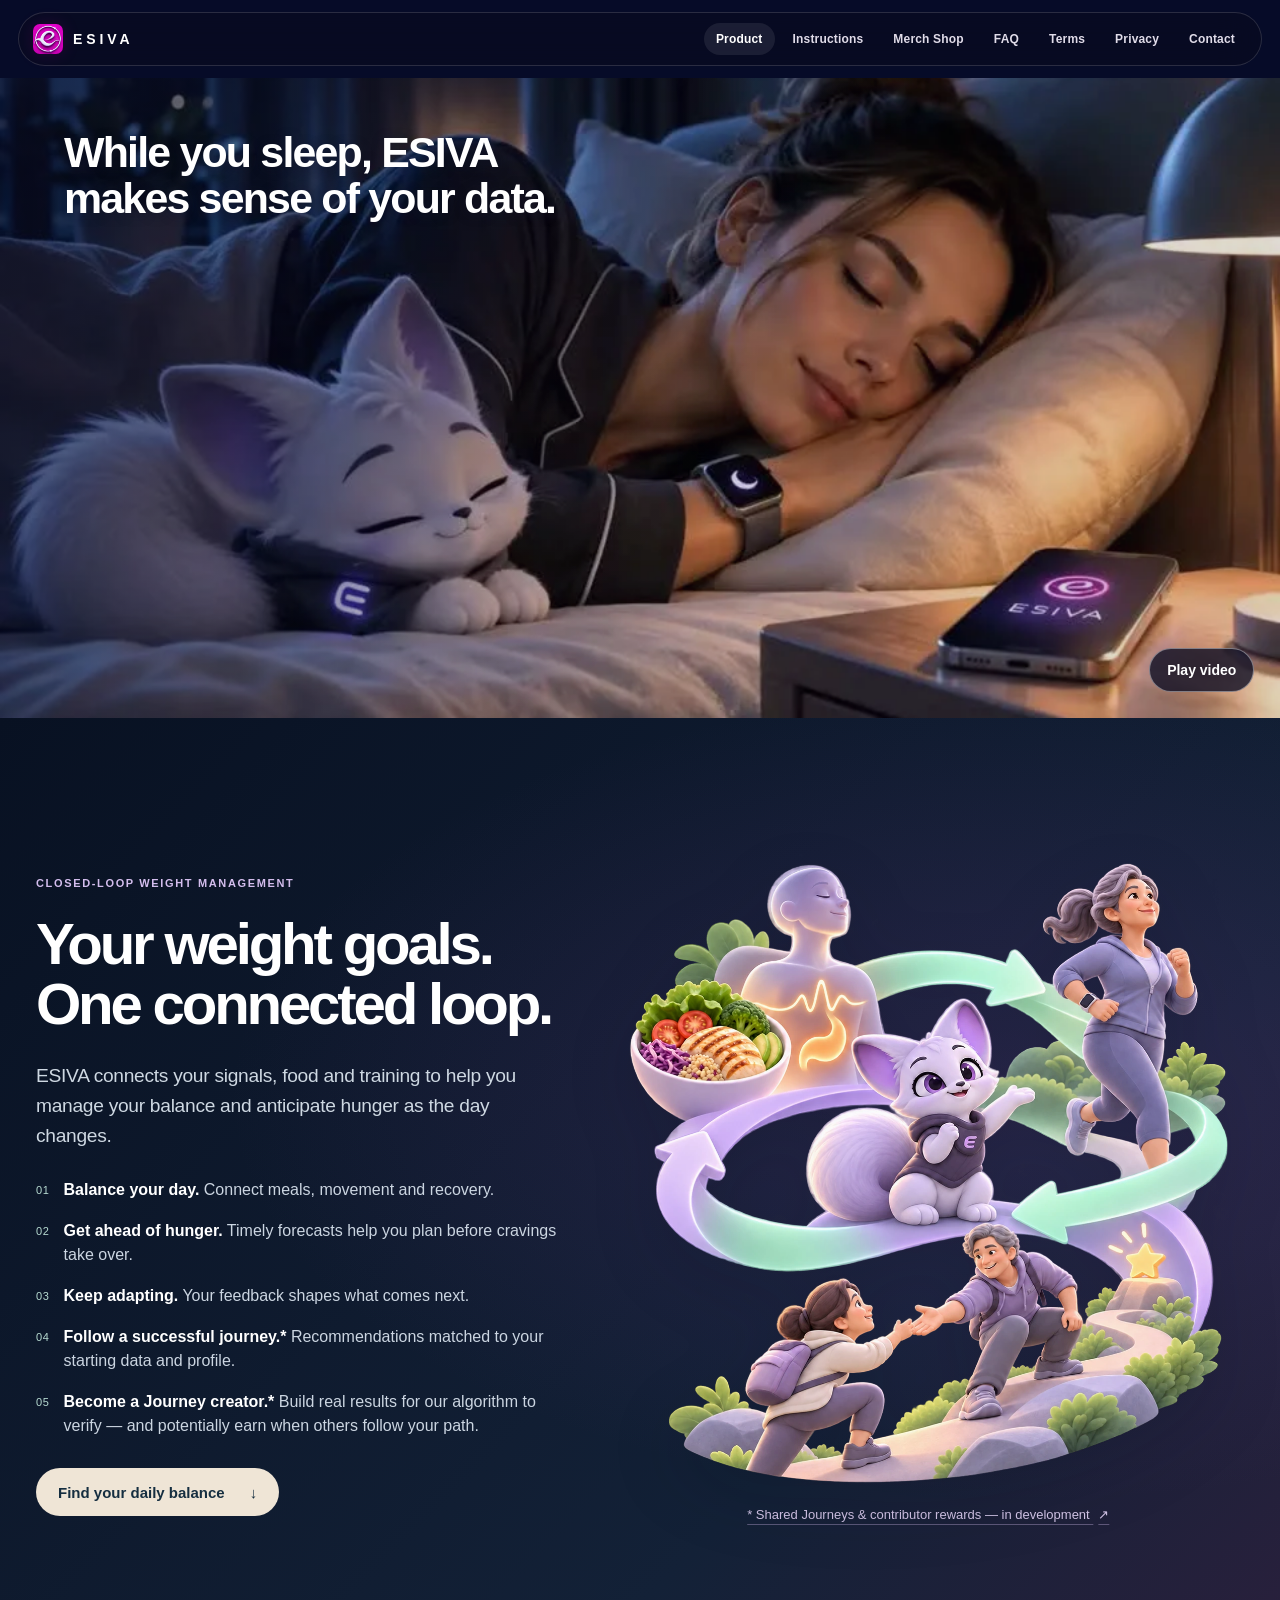
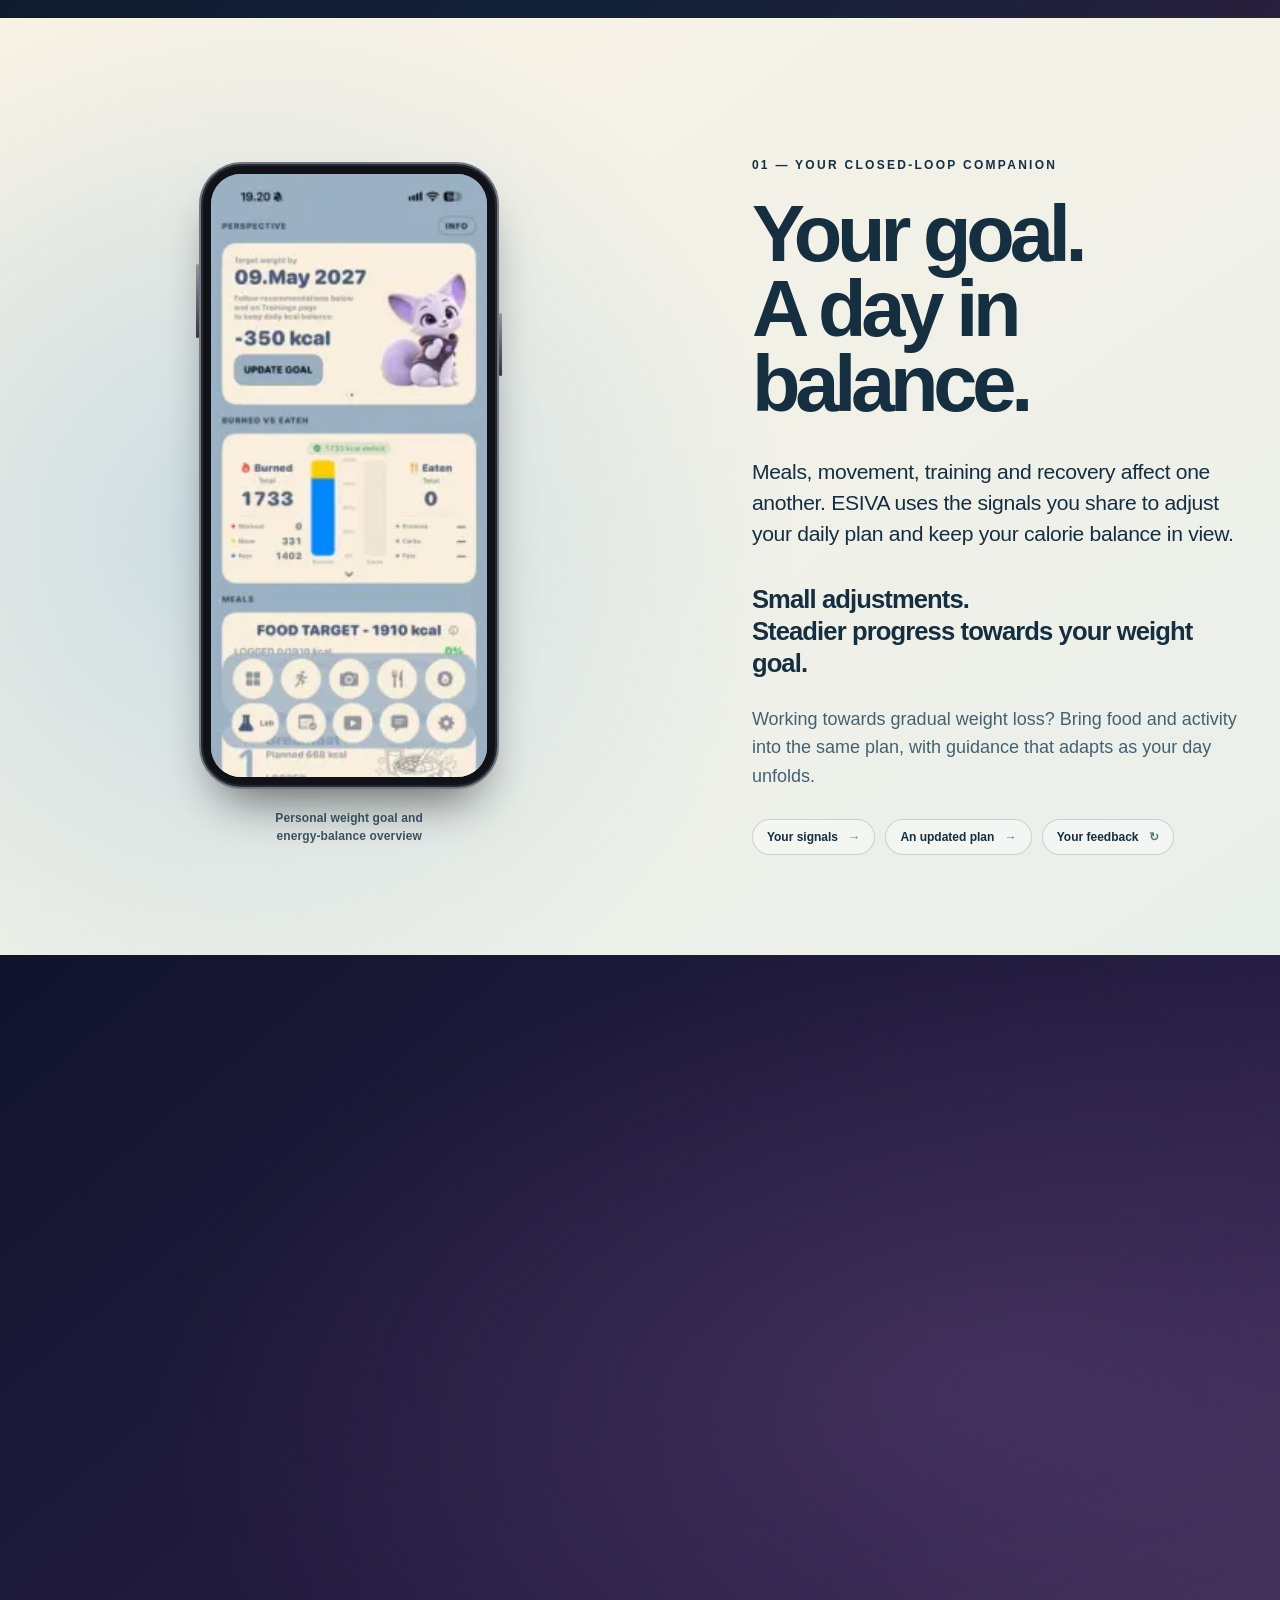
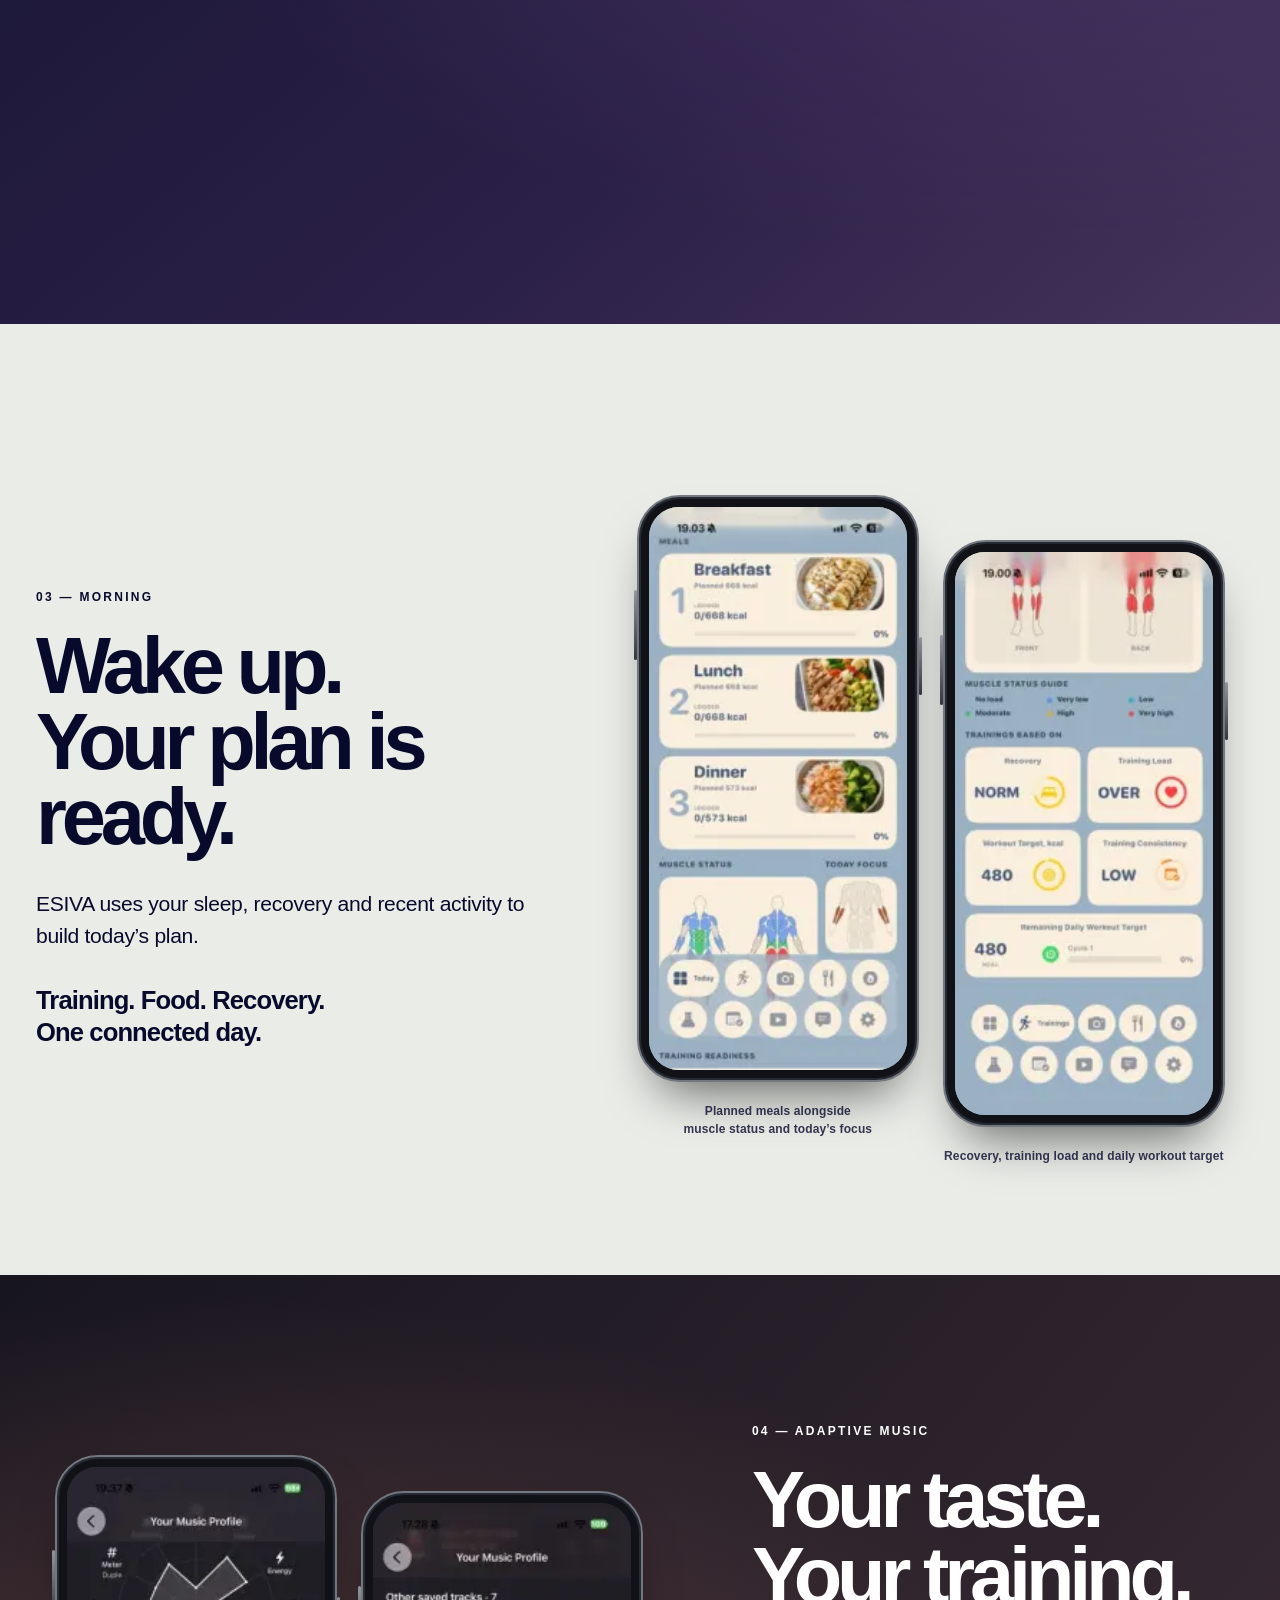
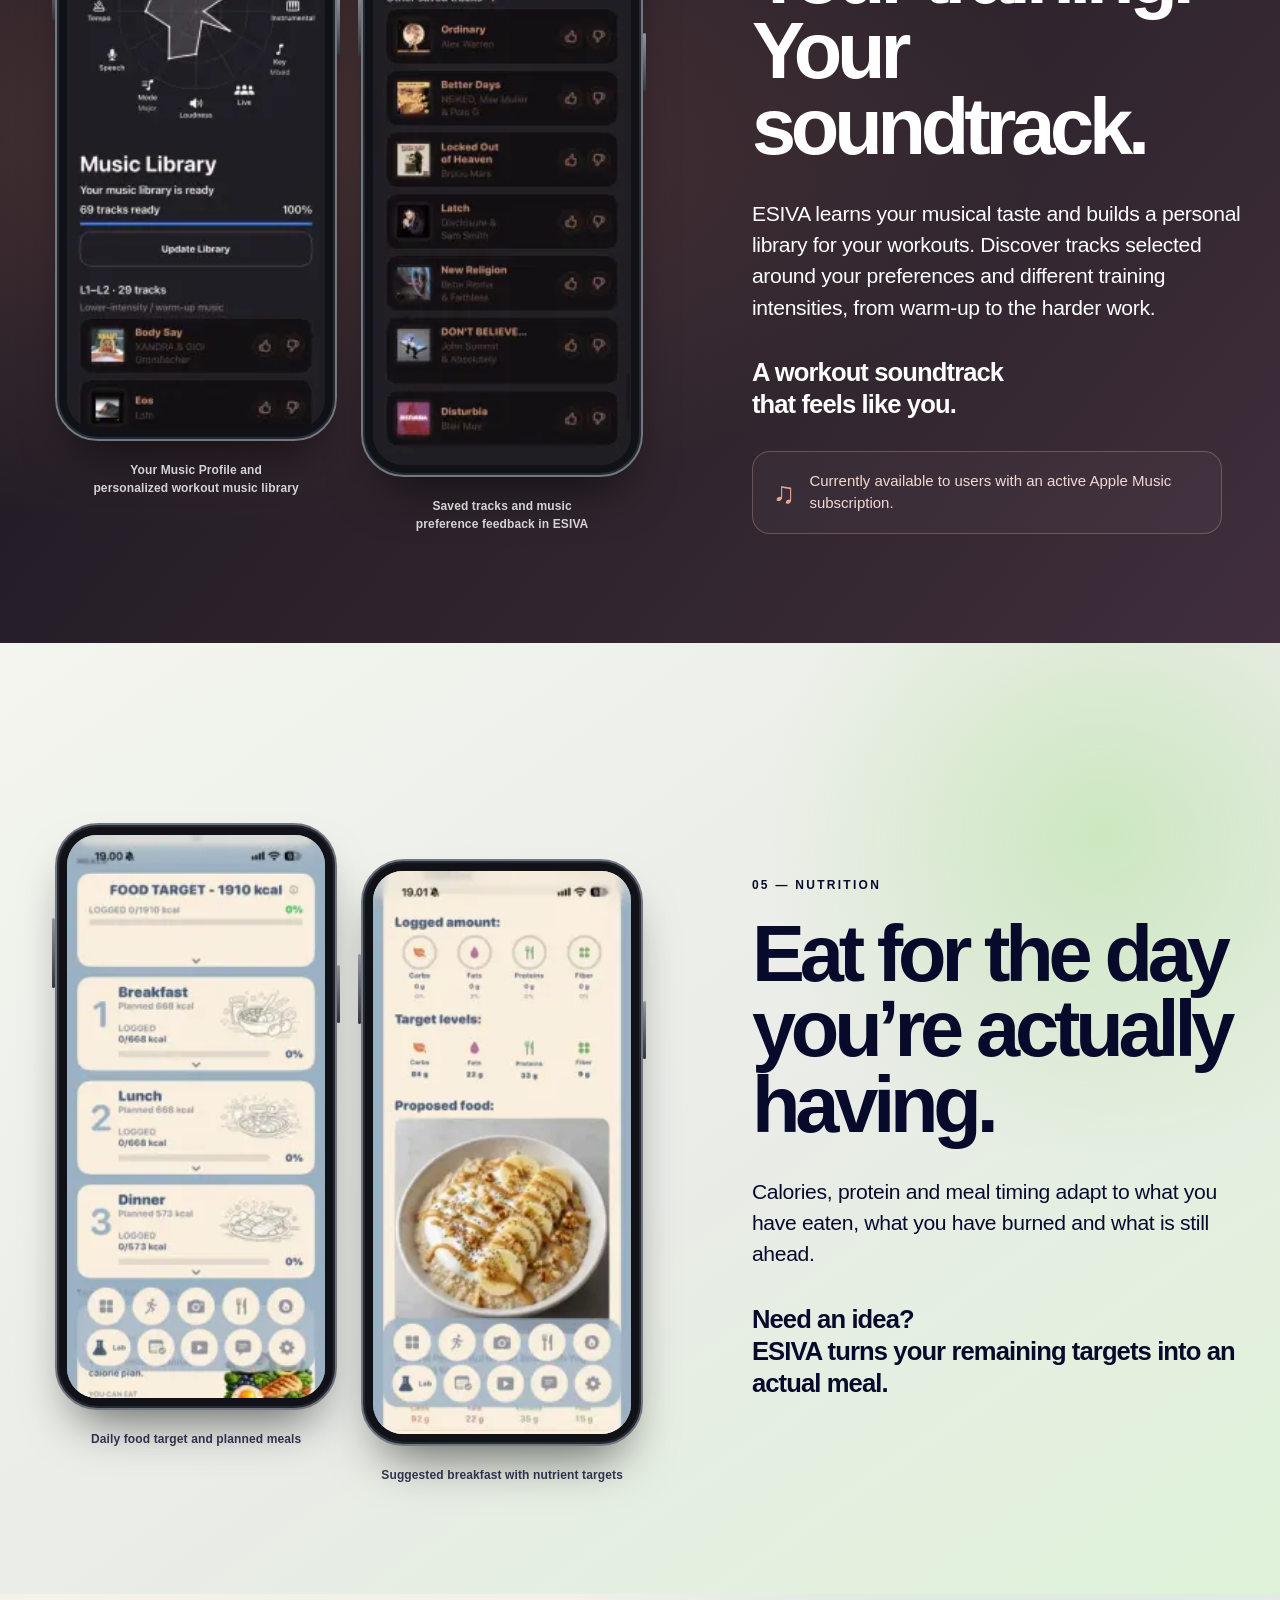
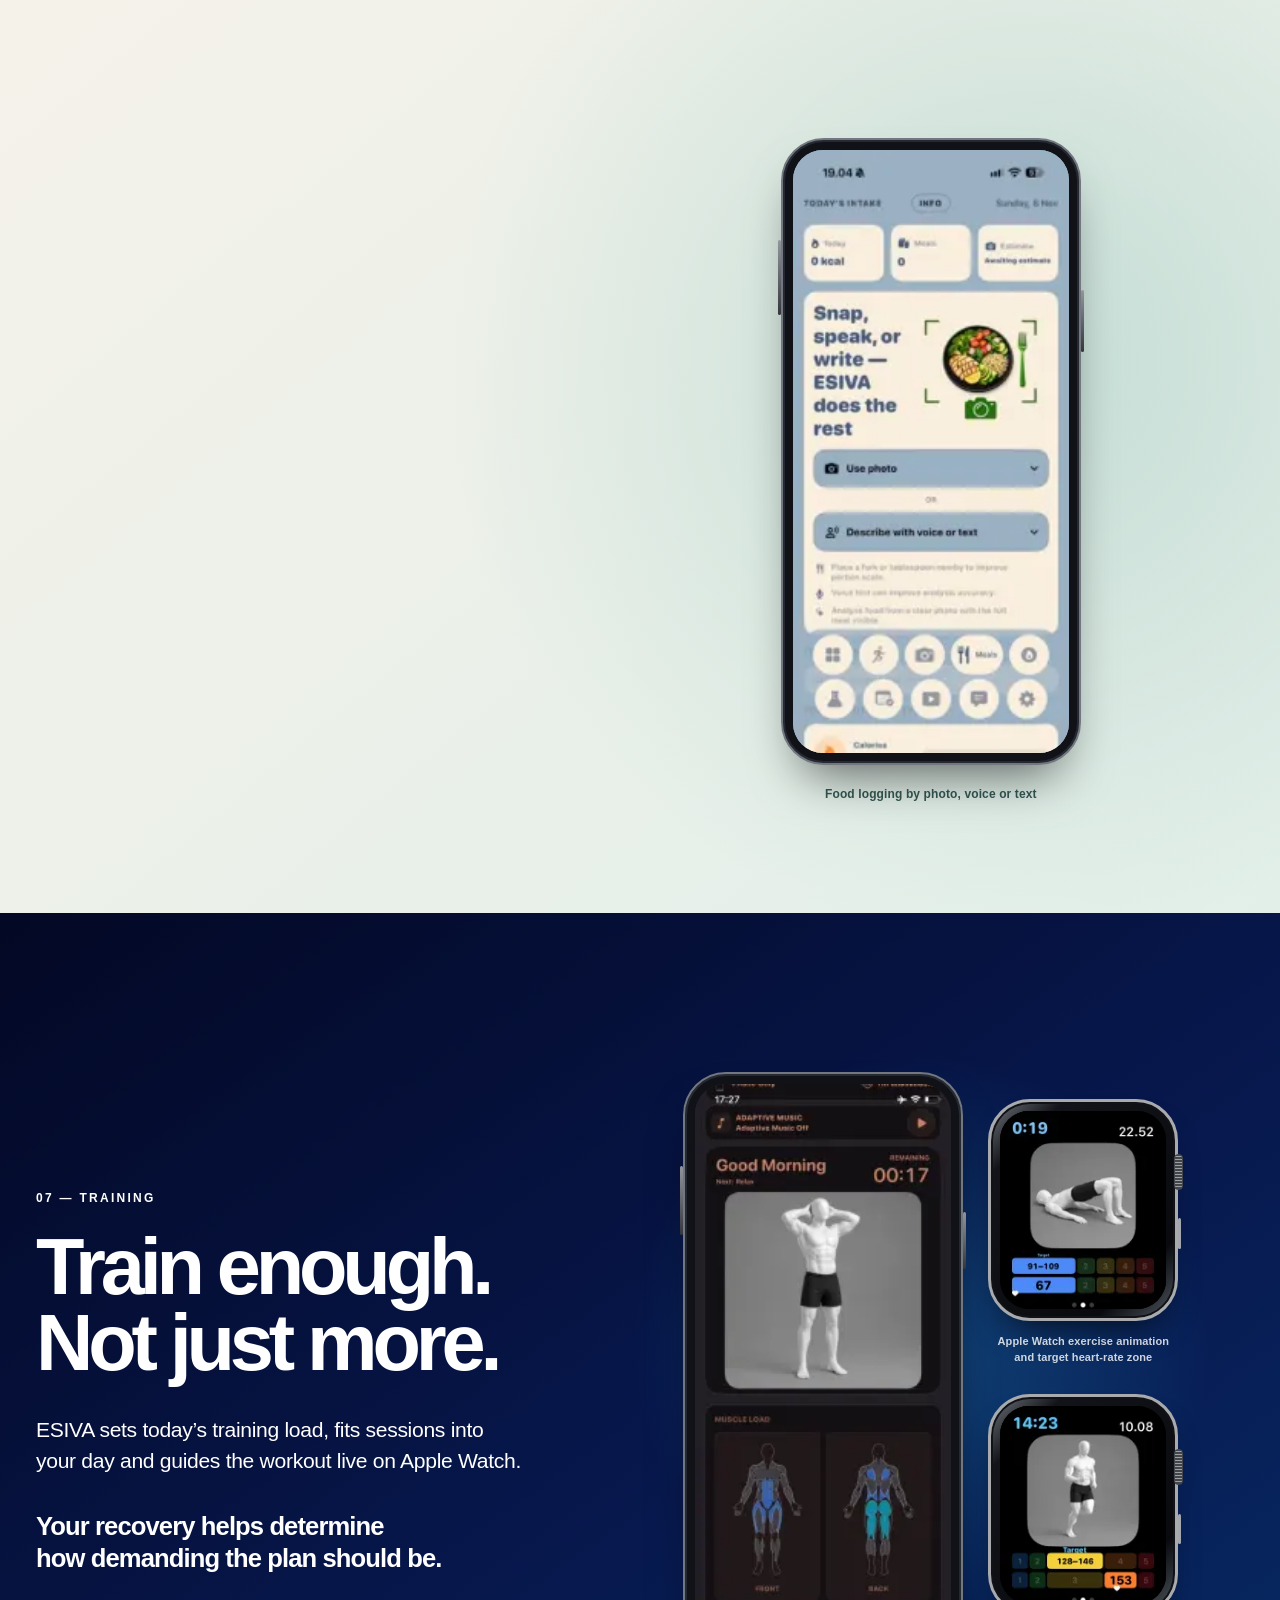
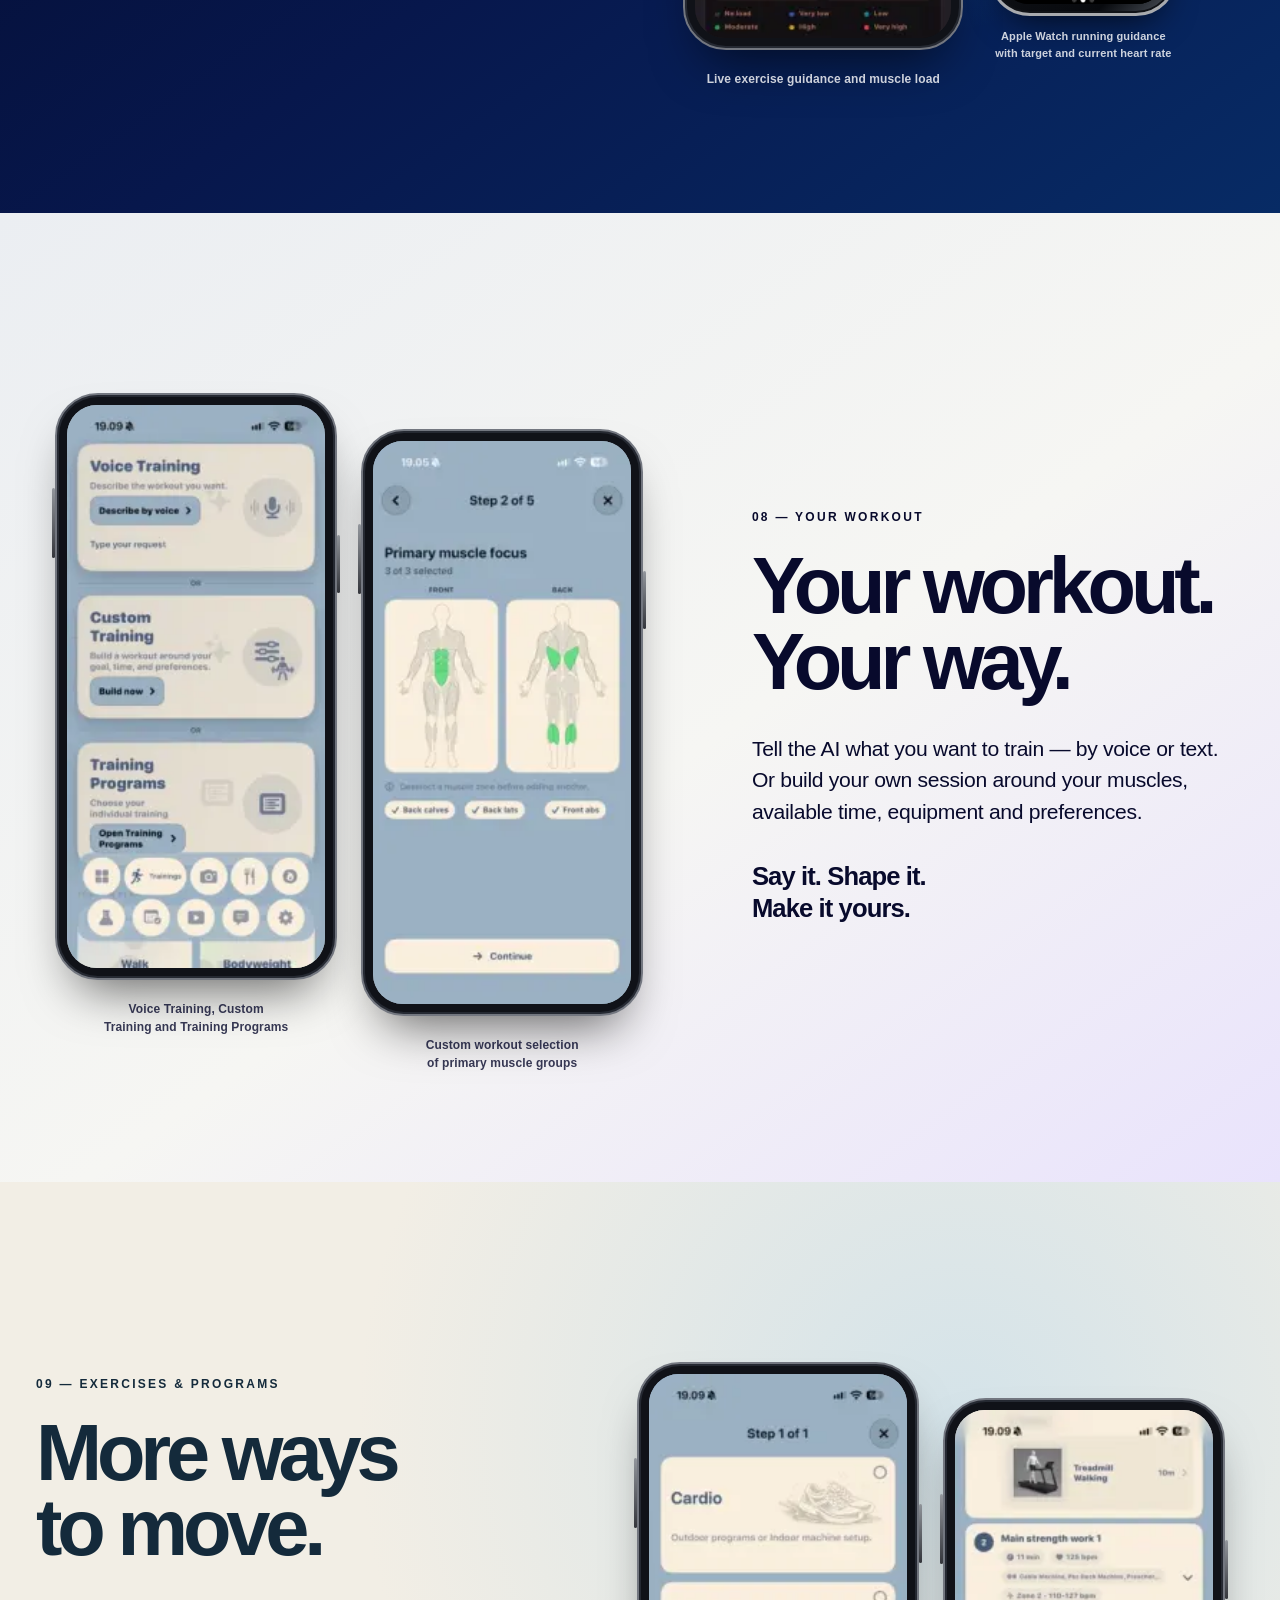
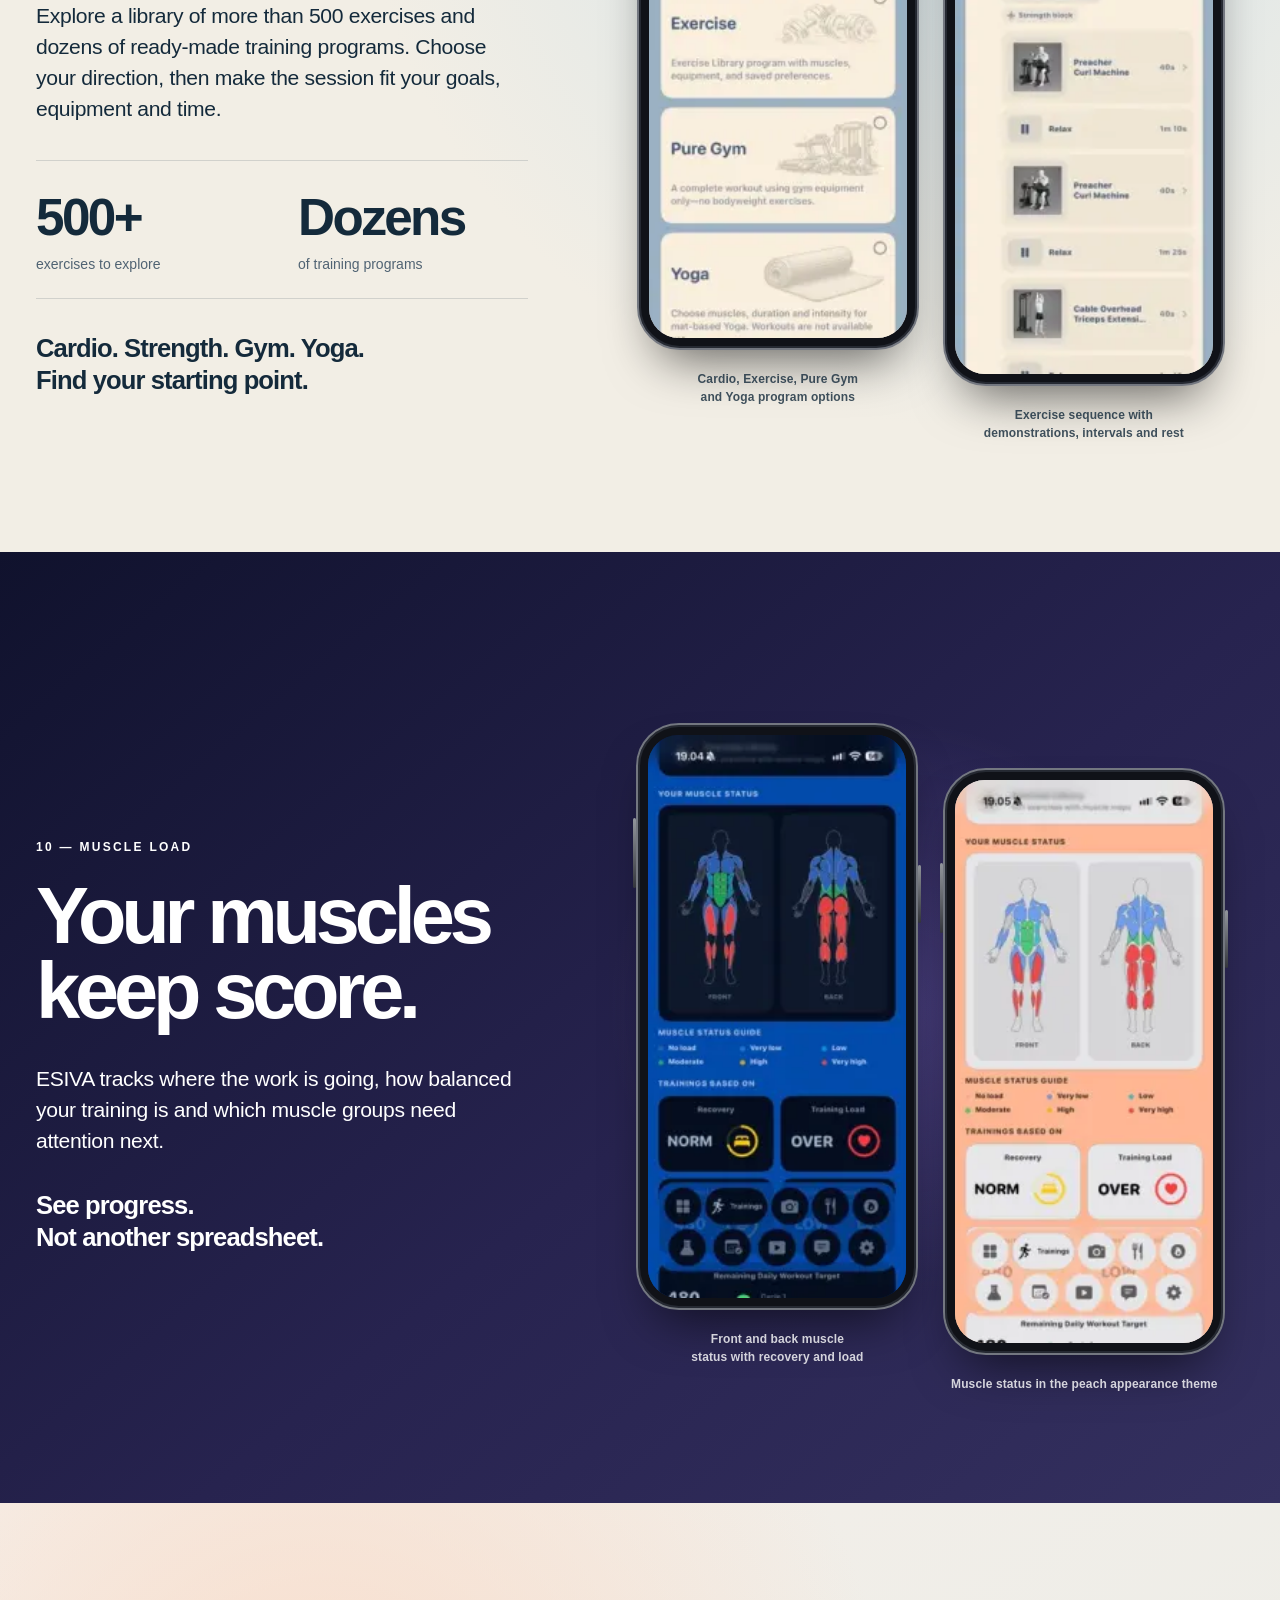
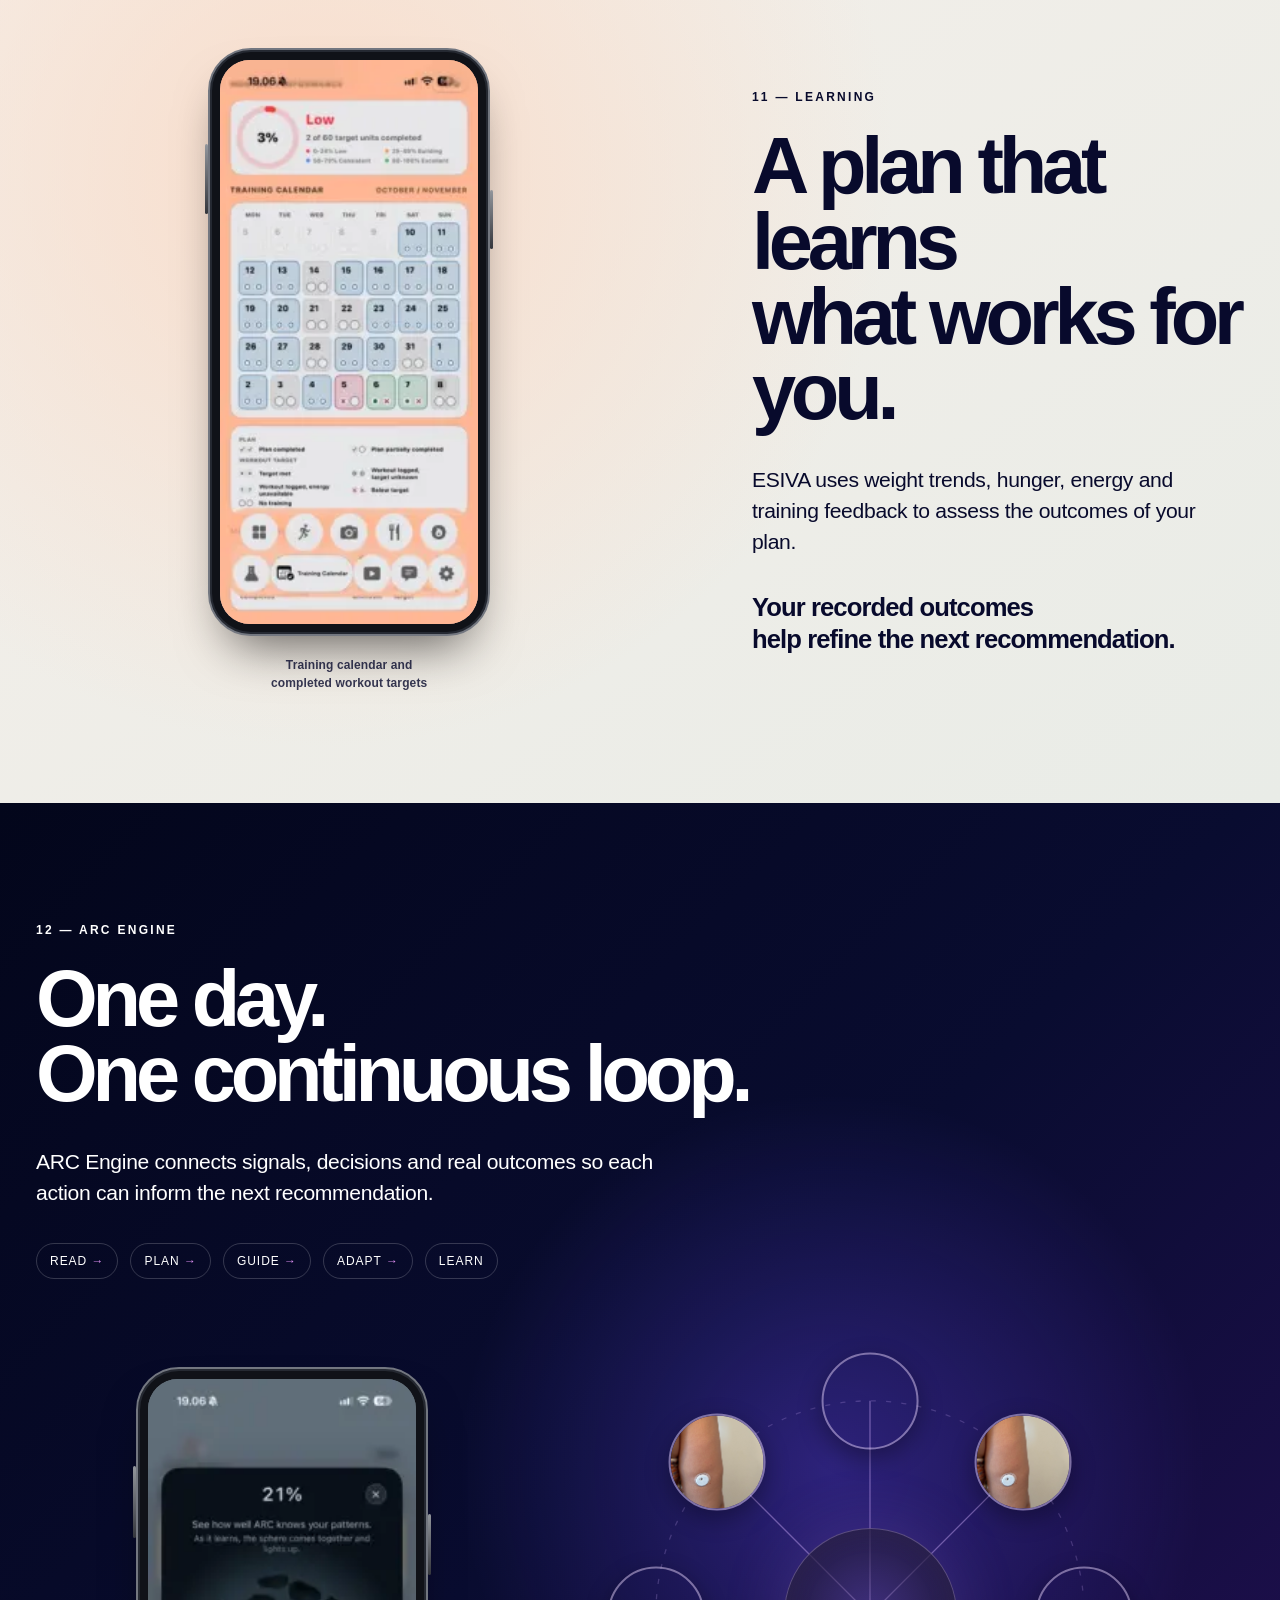
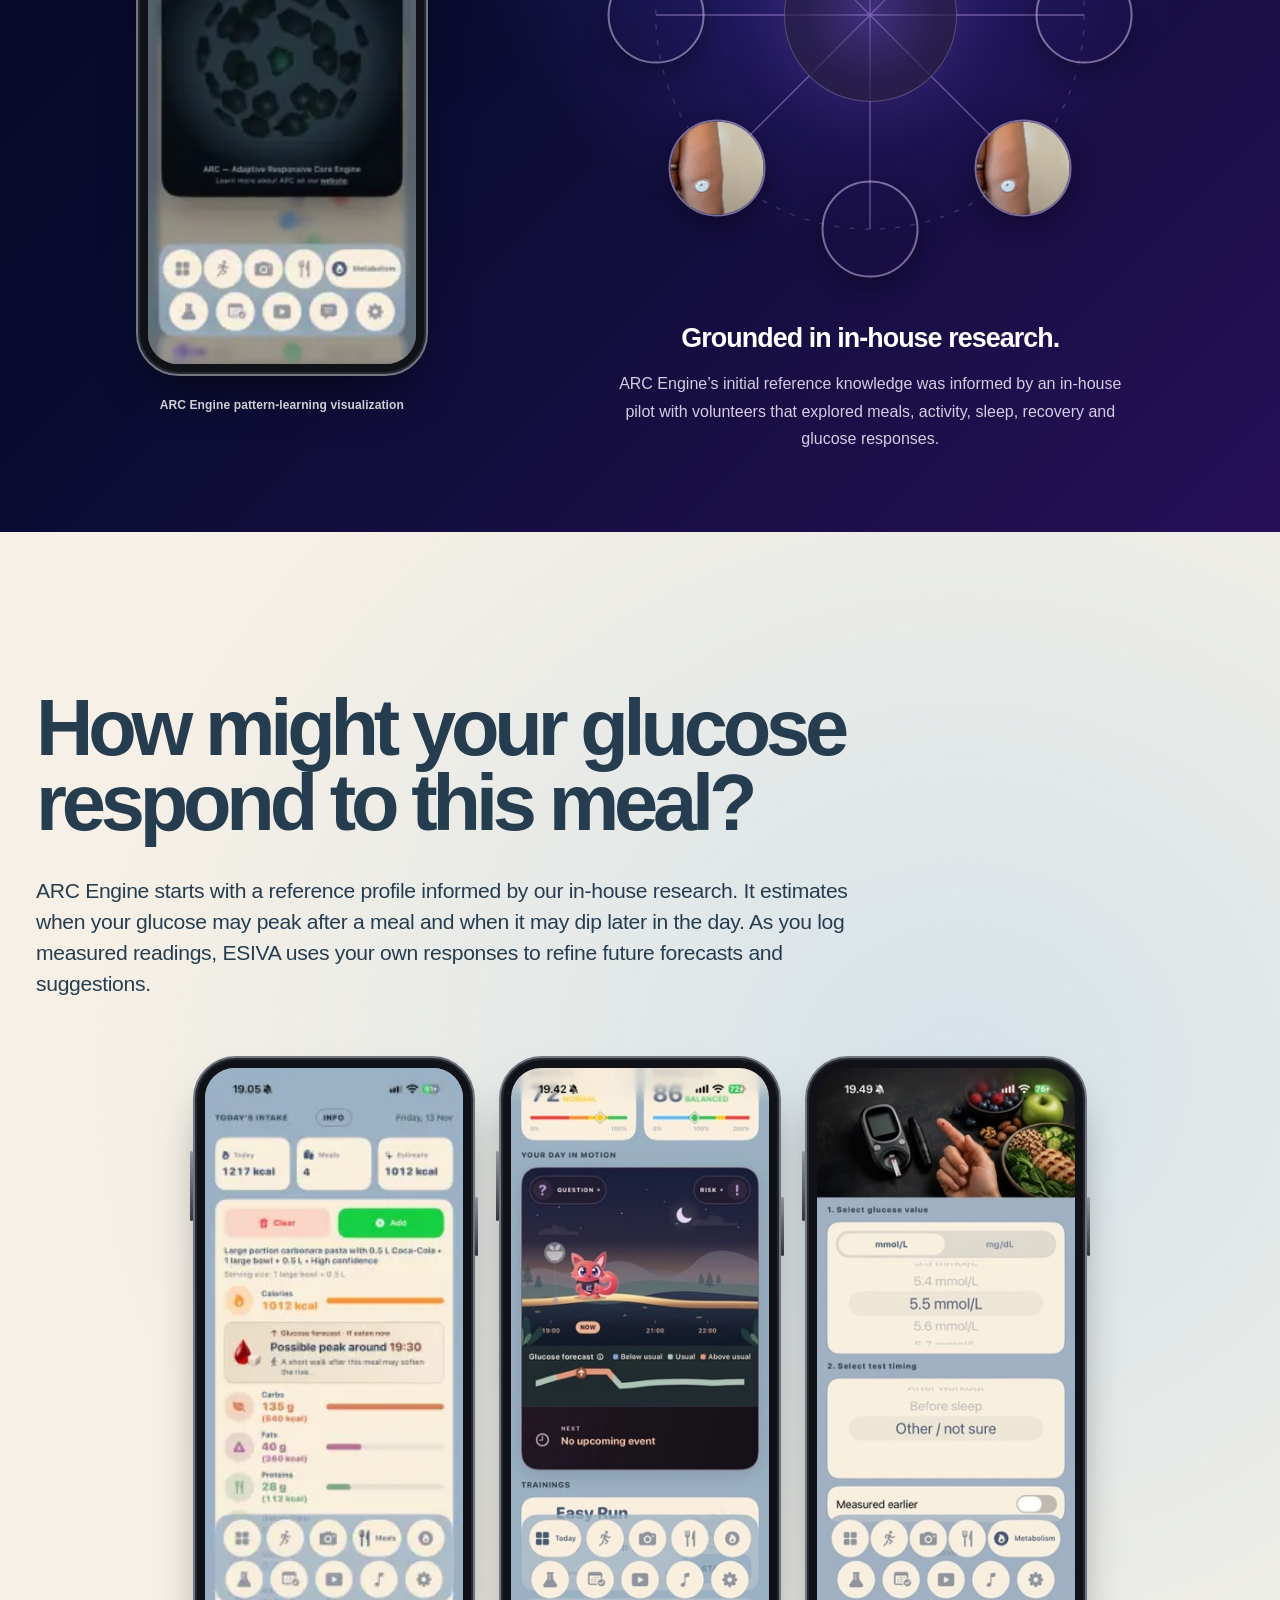
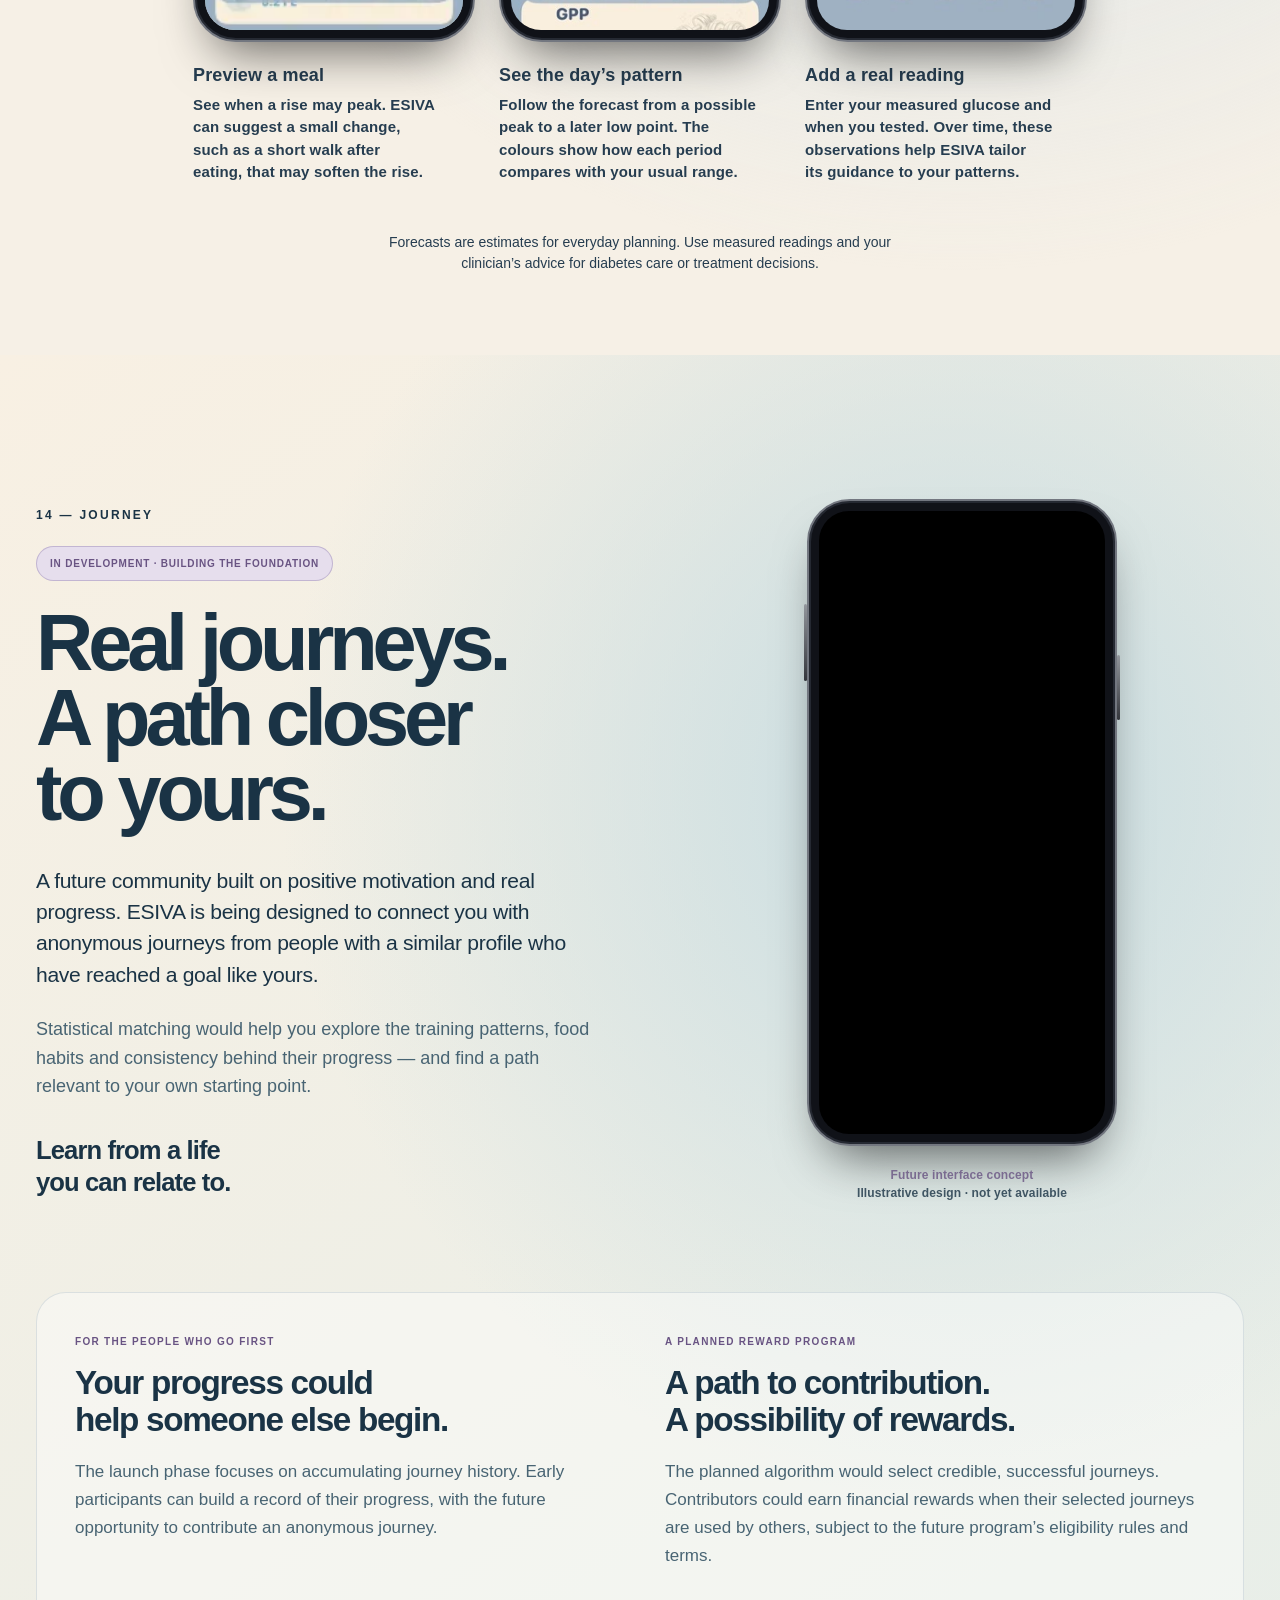
<file: index.html>
<!doctype html>
<html lang="en">
<head>
  <meta charset="utf-8">
  <meta name="viewport" content="width=device-width, initial-scale=1">

  <title>ESIVA — Your weight goals. One connected loop.</title>

  <meta
    name="description"
    content="ESIVA connects food, movement and recovery in a closed-loop daily plan, with calorie-balance guidance and early hunger forecasts powered by ARC Engine."
  >

  <link rel="icon" type="image/svg+xml" href="/assets/images/brand/esiva-favicon.svg?v=20261108">
  <link rel="apple-touch-icon" sizes="180x180" href="/assets/images/brand/apple-touch-icon.png">
  <link rel="stylesheet" href="/assets/css/styles.css?v=mobile-menu">
  <link rel="stylesheet" href="/assets/css/app-showcase.css?v=mobile-menu">
  <link rel="stylesheet" href="/assets/css/site-chrome.css?v=mobile-menu">
  <script defer src="/assets/js/site-menu.js?v=1"></script>
  <link rel="stylesheet" href="/assets/css/product-overview.css?v=20261109-journey-20261108-visual-story">
  <link rel="stylesheet" href="/assets/css/arc-research.css?v=20261110">
  <link rel="stylesheet" href="/assets/css/day-film.css?v=2">
  <link rel="stylesheet" href="/assets/css/scroll-reveal.css">
  <script defer src="/assets/js/day-film.js?v=2"></script>
  <script defer src="/assets/js/scroll-reveal.js"></script>
</head>

<body class="product-film-page">

<header class="site-header">
  <a class="brand" href="/?v=20261108-nav" aria-label="ESIVA home">
    <img src="/assets/images/brand/esiva-logo.jpg" alt="" width="30" height="30">
    <span>ESIVA</span>
  </a>
  <button class="site-menu-toggle" type="button" aria-expanded="false" aria-controls="site-navigation">
    <svg width="18" height="18" viewBox="0 0 24 24" fill="none" stroke="currentColor" stroke-width="1.6" stroke-linecap="round" aria-hidden="true">
      <path d="M4 6h16M4 12h16M4 18h16"/>
    </svg>
    Menu
  </button>
  <nav class="site-nav" id="site-navigation" aria-label="Main navigation">
    <a href="/?v=20261108-nav" aria-current="page">Product</a>
    <a href="/instructions/">Instructions</a>
    <a href="/merch/?v=20261108-merch">Merch Shop</a>
    <a href="/faq/?v=20261108-nav">FAQ</a>
    <a href="/terms/?v=20261108-nav">Terms</a>
    <a href="/privacy/?v=20261108-nav">Privacy</a>
    <a href="/support/?v=20261108-nav">Contact</a>
  </nav>
</header>


<main>
  <section class="day-film" aria-label="A day with ESIVA">
    <video muted playsinline loop preload="none" poster="/assets/media/day-film/day-poster.webp" aria-hidden="true">
      <source media="(max-width: 620px)" data-src="/assets/media/day-film/day-480.mp4" type="video/mp4">
      <source data-src="/assets/media/day-film/day-720.mp4" type="video/mp4">
    </video>
    <div class="day-film-copy">
      <p data-start="0">While you sleep, ESIVA makes sense of your data.</p>
      <p data-start="10" hidden>Wake up to a plan for your day.</p>
      <p data-start="15" hidden>Recipes picked for you. Breakfast is sorted.</p>
      <p data-start="25" hidden>Snap your meal. Log estimated protein, fat and carbs.</p>
      <p data-start="30" hidden>What’s the workout? ESIVA has it ready.</p>
      <p data-start="35" hidden>Today’s workout fits your energy and recovery.</p>
      <p data-start="48" hidden>Follow each move on your phone or watch.</p>
      <p data-start="54" hidden>See how your day adds up. Check your calorie balance.</p>
      <p data-start="59" hidden>Save calories in your Calorie Bank for another day.</p>
      <p data-start="64" hidden>Sleep well. ESIVA is already planning tomorrow.</p>
    </div>
    <button type="button" class="day-film-toggle" hidden>Play video</button>
  </section>

<section class="hero section-dark overview-hero" id="top">
  <div class="section-inner overview-layout">
    <div class="copy hero-copy">
      <p class="overview-kicker">CLOSED-LOOP WEIGHT MANAGEMENT</p>
      <h1>Your weight goals.<br>One connected loop.</h1>
      <p class="lead">ESIVA connects your signals, food and training to help you manage your balance and anticipate hunger as the day changes.</p>
      <ul class="overview-points">
        <li><span aria-hidden="true">01</span><div><strong>Balance your day.</strong> Connect meals, movement and recovery.</div></li>
        <li><span aria-hidden="true">02</span><div><strong>Get ahead of hunger.</strong> Timely forecasts help you plan before cravings take over.</div></li>
        <li><span aria-hidden="true">03</span><div><strong>Keep adapting.</strong> Your feedback shapes what comes next.</div></li>
        <li><span aria-hidden="true">04</span><div><strong><a href="#journey" aria-describedby="journey-development-note">Follow a successful journey.*</a></strong> Recommendations matched to your starting data and profile.</div></li>
        <li><span aria-hidden="true">05</span><div><strong><a href="#journey" aria-describedby="journey-development-note">Become a Journey creator.*</a></strong> Build real results for our algorithm to verify — and potentially earn when others follow your path.</div></li>
      </ul>
      <a class="text-link overview-cta" href="#balance">Find your daily balance <span aria-hidden="true">↓</span></a>
    </div>
    <figure class="hero-illustration" aria-label="The ESIVA experience, illustrated">
      <img class="hero-illustration-image" src="/assets/images/concepts/esiva-living-loop.webp" width="1254" height="1254" alt="Food and body signals, a runner and the ESIVA fox connected by a flowing feedback loop. Below, an experienced participant helps a beginner along a shared path, illustrating the planned Journey feature." loading="eager" decoding="async" fetchpriority="high">
      <figcaption id="journey-development-note"><a href="#journey">* Shared Journeys &amp; contributor rewards — in development <span aria-hidden="true">↗</span></a></figcaption>
    </figure>
  </div>
</section>


<section class="story section-balance" id="balance">
  <div class="section-inner story-layout reverse">
    <div class="copy">
      <div class="eyebrow">01 — YOUR CLOSED-LOOP COMPANION</div>
      <h2>Your goal.<br>A day in balance.</h2>
      <p class="lead">Meals, movement, training and recovery affect one another. ESIVA uses the signals you share to adjust your daily plan and keep your calorie balance in view.</p>
      <p class="punch">Small adjustments.<br>Steadier progress towards your weight goal.</p>
      <p class="balance-detail">Working towards gradual weight loss? Bring food and activity into the same plan, with guidance that adapts as your day unfolds.</p>
      <ol class="balance-loop" aria-label="The ESIVA feedback loop"><li>Your signals</li><li>An updated plan</li><li>Your feedback</li></ol>
    </div>
    <div class="visual app-gallery" role="region" aria-label="Personal goal and calorie balance" tabindex="0"><figure class="app-device phone-frame"><div class="device-body"><img src="/assets/images/app/light/weight-perspective.webp" data-screen-full="/assets/images/app/weight-perspective.jpeg" data-screen-width="281" data-screen-light-width="180" sizes="(max-width: 620px) calc(100vw - 100px), 312px" style="--screen-preview: url([data-uri])" alt="Personal weight goal and energy-balance overview" width="281" height="612" loading="lazy" decoding="async"></div><figcaption>Personal weight goal and energy-balance overview</figcaption></figure></div>
  </div>
</section>

<section class="story section-hunger" id="hunger-forecast">
  <div class="section-inner story-layout">
    <div class="copy">
      <div class="eyebrow">02 — ARC ENGINE · HUNGER FORECAST</div>
      <h2>Stay a step<br>ahead of hunger.</h2>
      <p class="lead">ARC Engine estimates when hunger may rise from your meal, activity and feedback signals. Your companion brings that forecast into your day, with a timely prompt to plan your next meal.</p>
      <p class="punch">A friendly nudge.<br>More time to make your choice.</p>
      <p class="hunger-detail">An early signal gives you time to plan your next step and stay with the habits you are building.</p>
      <p class="forecast-note">Forecasts update with your signals. The timing is an estimate.</p>
    </div>
    <div class="visual app-gallery" role="region" aria-label="Hunger forecast and companion guidance" tabindex="0"><figure class="app-device phone-frame"><div class="device-body"><img src="/assets/images/app/light/hunger-forecast.webp" data-screen-full="/assets/images/app/hunger-forecast.jpeg" data-screen-width="281" data-screen-light-width="180" sizes="(max-width: 620px) calc(100vw - 100px), 312px" style="--screen-preview: url([data-uri])" alt="Your companion highlights possible hunger on the day’s timeline" width="281" height="612" loading="lazy" decoding="async"></div><figcaption>Your companion highlights possible hunger on the day’s timeline</figcaption></figure><figure class="app-device phone-frame"><div class="device-body"><img src="/assets/images/app/light/hunger-prompt.webp" data-screen-full="/assets/images/app/hunger-prompt.jpeg" data-screen-width="281" data-screen-light-width="180" sizes="(max-width: 620px) calc(100vw - 100px), 312px" style="--screen-preview: url([data-uri])" alt="An early hunger-risk prompt suggests planning the next meal" width="281" height="612" loading="lazy" decoding="async"></div><figcaption>An early hunger-risk prompt suggests planning the next meal</figcaption></figure></div>
  </div>
</section>

<section class="story section-light" id="morning">
  <div class="section-inner story-layout">

    <div class="copy">
      <div class="eyebrow">03 — MORNING</div>

      <h2>
        Wake up.<br>
        Your plan is ready.
      </h2>

      <p class="lead">
        ESIVA uses your sleep, recovery and recent activity to build today’s plan.
      </p>

      <p class="punch">
        Training. Food. Recovery.<br>
        One connected day.
      </p>
    </div>

    <div class="visual app-gallery" role="region" aria-label="ESIVA light screenshots" tabindex="0"><figure class="app-device phone-frame"><div class="device-body"><img src="/assets/images/app/light/connected-day.webp" data-screen-full="/assets/images/app/connected-day.jpeg" data-screen-width="281" data-screen-light-width="180" sizes="(max-width: 620px) calc(100vw - 100px), 312px" style="--screen-preview: url([data-uri])" alt="Planned meals alongside muscle status and today’s focus" width="281" height="612" loading="lazy" decoding="async"></div><figcaption>Planned meals alongside muscle status and today’s focus</figcaption></figure><figure class="app-device phone-frame"><div class="device-body"><img src="/assets/images/app/light/readiness.webp" data-screen-full="/assets/images/app/readiness.jpeg" data-screen-width="281" data-screen-light-width="180" sizes="(max-width: 620px) calc(100vw - 100px), 312px" style="--screen-preview: url([data-uri])" alt="Recovery, training load and daily workout target" width="281" height="612" loading="lazy" decoding="async"></div><figcaption>Recovery, training load and daily workout target</figcaption></figure></div>

  </div>
</section>


<section class="story section-music" id="music">
  <div class="section-inner story-layout reverse">
    <div class="copy">
      <div class="eyebrow">04 — ADAPTIVE MUSIC</div>
      <h2>Your taste.<br>Your training.<br>Your soundtrack.</h2>
      <p class="lead">ESIVA learns your musical taste and builds a personal library for your workouts. Discover tracks selected around your preferences and different training intensities, from warm-up to the harder work.</p>
      <p class="punch">A workout soundtrack<br>that feels like you.</p>
      <p class="music-access"><span aria-hidden="true">♫</span> Currently available to users with an active Apple Music subscription.</p>
    </div>
    <div class="visual app-gallery" role="region" aria-label="Adaptive music profile and library" tabindex="0"><figure class="app-device phone-frame"><div class="device-body"><img src="/assets/images/app/light/music-profile.webp" data-screen-full="/assets/images/app/music-profile.jpeg" data-screen-width="602" data-screen-light-width="180" sizes="(max-width: 620px) calc(100vw - 100px), 312px" style="--screen-preview: url([data-uri])" alt="Your Music Profile and personalized workout music library" width="602" height="1308" loading="lazy" decoding="async"></div><figcaption>Your Music Profile and personalized workout music library</figcaption></figure><figure class="app-device phone-frame"><div class="device-body"><img src="/assets/images/app/light/music-library.webp" data-screen-full="/assets/images/app/music-library.jpeg" data-screen-width="602" data-screen-light-width="180" sizes="(max-width: 620px) calc(100vw - 100px), 312px" style="--screen-preview: url([data-uri])" alt="Saved tracks and music preference feedback in ESIVA" width="602" height="1308" loading="lazy" decoding="async"></div><figcaption>Saved tracks and music preference feedback in ESIVA</figcaption></figure></div>
  </div>
</section>


<section class="story section-food" id="nutrition">
  <div class="section-inner story-layout reverse">

    <div class="copy">
      <div class="eyebrow">05 — NUTRITION</div>

      <h2>
        Eat for the day<br>
        you’re actually having.
      </h2>

      <p class="lead">
        Calories, protein and meal timing adapt to what you have eaten,
        what you have burned and what is still ahead.
      </p>

      <p class="punch">
        Need an idea?<br>
        ESIVA turns your remaining targets into an actual meal.
      </p>
    </div>

    <div class="visual app-gallery" role="region" aria-label="ESIVA food screenshots" tabindex="0"><figure class="app-device phone-frame"><div class="device-body"><img src="/assets/images/app/light/meal-targets.webp" data-screen-full="/assets/images/app/meal-targets.jpeg" data-screen-width="281" data-screen-light-width="180" sizes="(max-width: 620px) calc(100vw - 100px), 312px" style="--screen-preview: url([data-uri])" alt="Daily food target and planned meals" width="281" height="612" loading="lazy" decoding="async"></div><figcaption>Daily food target and planned meals</figcaption></figure><figure class="app-device phone-frame"><div class="device-body"><img src="/assets/images/app/light/meal-suggestion.webp" data-screen-full="/assets/images/app/meal-suggestion.jpeg" data-screen-width="281" data-screen-light-width="180" sizes="(max-width: 620px) calc(100vw - 100px), 312px" style="--screen-preview: url([data-uri])" alt="Suggested breakfast with nutrient targets" width="281" height="612" loading="lazy" decoding="async"></div><figcaption>Suggested breakfast with nutrient targets</figcaption></figure></div>

  </div>
</section>


<section class="story section-food-ai" id="food-recognition"><div class="section-inner story-layout"><div class="copy"><div class="eyebrow">06 — AI FOOD RECOGNITION</div><h2>Snap it.<br>Say it.<br>Log it.</h2><p class="lead">Take a photo of your meal. ESIVA uses AI to recognize the food and estimate its calories and nutrients. Prefer words? Describe what you ate by voice or text.</p><p class="punch">Less time logging.<br>More of your day back.</p><p class="feature-note">Review the estimate and adjust the portion before logging.</p></div><div class="visual app-gallery" role="region" aria-label="AI food recognition in ESIVA" tabindex="0"><figure class="app-device phone-frame"><div class="device-body"><img src="/assets/images/app/light/food-recognition.webp" data-screen-full="/assets/images/app/food-recognition.jpeg" data-screen-width="281" data-screen-light-width="180" sizes="(max-width: 620px) calc(100vw - 100px), 312px" style="--screen-preview: url([data-uri])" alt="Food logging by photo, voice or text" width="281" height="612" loading="lazy" decoding="async"></div><figcaption>Food logging by photo, voice or text</figcaption></figure></div></div></section>

<section class="story section-training" id="training">
  <div class="section-inner story-layout">

    <div class="copy">
      <div class="eyebrow">07 — TRAINING</div>

      <h2>
        Train enough.<br>
        Not just more.
      </h2>

      <p class="lead">
        ESIVA sets today’s training load, fits sessions into your day
        and guides the workout live on Apple Watch.
      </p>

      <p class="punch">
        Your recovery helps determine<br>
        how demanding the plan should be.
      </p>
    </div>

    <div class="visual app-gallery workout-devices"><figure class="app-device phone-frame"><div class="device-body"><img src="/assets/images/app/light/live-workout.webp" data-screen-full="/assets/images/app/live-workout.jpeg" data-screen-width="603" data-screen-light-width="180" sizes="(max-width: 620px) calc(100vw - 100px), 312px" style="--screen-preview: url([data-uri])" alt="Live exercise guidance and muscle load" width="603" height="1304" loading="lazy" decoding="async"></div><figcaption>Live exercise guidance and muscle load</figcaption></figure><div class="watch-pair"><figure class="app-device watch-frame"><div class="device-body"><img src="/assets/images/app/light/watch-floor.webp" data-screen-full="/assets/images/app/watch-floor.png" data-screen-width="416" data-screen-light-width="180" sizes="(max-width: 620px) calc(100vw - 100px), 312px" style="--screen-preview: url([data-uri])" alt="Apple Watch exercise animation and target heart-rate zone" width="416" height="496" loading="lazy" decoding="async"></div><figcaption>Apple Watch exercise animation and target heart-rate zone</figcaption></figure><figure class="app-device watch-frame"><div class="device-body"><img src="/assets/images/app/light/watch-running.webp" data-screen-full="/assets/images/app/watch-running.png" data-screen-width="416" data-screen-light-width="180" sizes="(max-width: 620px) calc(100vw - 100px), 312px" style="--screen-preview: url([data-uri])" alt="Apple Watch running guidance with target and current heart rate" width="416" height="496" loading="lazy" decoding="async"></div><figcaption>Apple Watch running guidance with target and current heart rate</figcaption></figure></div></div>

  </div>
</section>


<section class="story section-custom" id="custom-workouts">
  <div class="section-inner story-layout reverse">

    <div class="copy">
      <div class="eyebrow">08 — YOUR WORKOUT</div>

      <h2>Your workout.<br>Your way.</h2>

      <p class="lead">Tell the AI what you want to train — by voice or text. Or build your own session around your muscles, available time, equipment and preferences.</p>

      <p class="punch">Say it. Shape it.<br>Make it yours.</p>
    </div>

    <div class="visual app-gallery" role="region" aria-label="ESIVA custom screenshots" tabindex="0"><figure class="app-device phone-frame"><div class="device-body"><img src="/assets/images/app/light/training-options.webp" data-screen-full="/assets/images/app/training-options.jpeg" data-screen-width="281" data-screen-light-width="180" sizes="(max-width: 620px) calc(100vw - 100px), 312px" style="--screen-preview: url([data-uri])" alt="Voice Training, Custom Training and Training Programs" width="281" height="612" loading="lazy" decoding="async"></div><figcaption>Voice Training, Custom Training and Training Programs</figcaption></figure><figure class="app-device phone-frame"><div class="device-body"><img src="/assets/images/app/light/muscle-selection.webp" data-screen-full="/assets/images/app/muscle-selection.jpeg" data-screen-width="281" data-screen-light-width="180" sizes="(max-width: 620px) calc(100vw - 100px), 312px" style="--screen-preview: url([data-uri])" alt="Custom workout selection of primary muscle groups" width="281" height="612" loading="lazy" decoding="async"></div><figcaption>Custom workout selection of primary muscle groups</figcaption></figure></div>

  </div>
</section>


<section class="story section-programs" id="programs"><div class="section-inner story-layout"><div class="copy"><div class="eyebrow">09 — EXERCISES &amp; PROGRAMS</div><h2>More ways<br>to move.</h2><p class="lead">Explore a library of more than 500 exercises and dozens of ready-made training programs. Choose your direction, then make the session fit your goals, equipment and time.</p><div class="feature-stats"><div><strong>500+</strong><span>exercises to explore</span></div><div><strong>Dozens</strong><span>of training programs</span></div></div><p class="punch">Cardio. Strength. Gym. Yoga.<br>Find your starting point.</p></div><div class="visual app-gallery" role="region" aria-label="Training programs and exercise library" tabindex="0"><figure class="app-device phone-frame"><div class="device-body"><img src="/assets/images/app/light/program-types.webp" data-screen-full="/assets/images/app/program-types.jpeg" data-screen-width="281" data-screen-light-width="180" sizes="(max-width: 620px) calc(100vw - 100px), 312px" style="--screen-preview: url([data-uri])" alt="Cardio, Exercise, Pure Gym and Yoga program options" width="281" height="612" loading="lazy" decoding="async"></div><figcaption>Cardio, Exercise, Pure Gym and Yoga program options</figcaption></figure><figure class="app-device phone-frame"><div class="device-body"><img src="/assets/images/app/light/exercise-session.webp" data-screen-full="/assets/images/app/exercise-session.jpeg" data-screen-width="281" data-screen-light-width="180" sizes="(max-width: 620px) calc(100vw - 100px), 312px" style="--screen-preview: url([data-uri])" alt="Exercise sequence with demonstrations, intervals and rest" width="281" height="612" loading="lazy" decoding="async"></div><figcaption>Exercise sequence with demonstrations, intervals and rest</figcaption></figure></div></div></section>

<section class="story section-muscles" id="muscles">
  <div class="section-inner story-layout">

    <div class="copy">
      <div class="eyebrow">10 — MUSCLE LOAD</div>

      <h2>
        Your muscles<br>
        keep score.
      </h2>

      <p class="lead">
        ESIVA tracks where the work is going, how balanced your training is
        and which muscle groups need attention next.
      </p>

      <p class="punch">
        See progress.<br>
        Not another spreadsheet.
      </p>
    </div>

    <div class="visual app-gallery" role="region" aria-label="ESIVA muscles screenshots" tabindex="0"><figure class="app-device phone-frame"><div class="device-body"><img src="/assets/images/app/light/muscle-map-blue.webp" data-screen-full="/assets/images/app/muscle-map-blue.jpeg" data-screen-width="281" data-screen-light-width="180" sizes="(max-width: 620px) calc(100vw - 100px), 312px" style="--screen-preview: url([data-uri])" alt="Front and back muscle status with recovery and load" width="281" height="612" loading="lazy" decoding="async"></div><figcaption>Front and back muscle status with recovery and load</figcaption></figure><figure class="app-device phone-frame"><div class="device-body"><img src="/assets/images/app/light/muscle-map-peach.webp" data-screen-full="/assets/images/app/muscle-map-peach.jpeg" data-screen-width="281" data-screen-light-width="180" sizes="(max-width: 620px) calc(100vw - 100px), 312px" style="--screen-preview: url([data-uri])" alt="Muscle status in the peach appearance theme" width="281" height="612" loading="lazy" decoding="async"></div><figcaption>Muscle status in the peach appearance theme</figcaption></figure></div>

  </div>
</section>


<section class="story section-learning" id="learning">
  <div class="section-inner story-layout reverse">

    <div class="copy">
      <div class="eyebrow">11 — LEARNING</div>

      <h2>
        A plan that learns<br>
        what works for you.
      </h2>

      <p class="lead">
        ESIVA uses weight trends, hunger, energy and training feedback to assess the outcomes of your plan.
      </p>

      <p class="punch">
        Your recorded outcomes<br>
        help refine the next recommendation.
      </p>
    </div>

    <div class="visual app-gallery" role="region" aria-label="ESIVA learning screenshots" tabindex="0"><figure class="app-device phone-frame"><div class="device-body"><img src="/assets/images/app/light/training-calendar.webp" data-screen-full="/assets/images/app/training-calendar.jpeg" data-screen-width="281" data-screen-light-width="180" sizes="(max-width: 620px) calc(100vw - 100px), 312px" style="--screen-preview: url([data-uri])" alt="Training calendar and completed workout targets" width="281" height="612" loading="lazy" decoding="async"></div><figcaption>Training calendar and completed workout targets</figcaption></figure></div>

  </div>
</section>


<section class="story section-arc" id="arc">
  <div class="section-inner story-layout">

    <div class="copy arc-copy">
      <div class="eyebrow">12 — ARC ENGINE</div>

      <h2>
        One day.<br>
        One continuous loop.
      </h2>

      <p class="lead">
        ARC Engine connects signals, decisions and real outcomes
        so each action can inform the next recommendation.
      </p><ol class="arc-steps" aria-label="ARC adaptive cycle"><li>Read</li><li>Plan</li><li>Guide</li><li>Adapt</li><li>Learn</li></ol>
    </div>

    <div class="arc-visuals">
      <div class="visual app-gallery" role="region" aria-label="ARC Engine in the app" tabindex="0"><figure class="app-device phone-frame"><div class="device-body"><img src="/assets/images/app/light/arc-progress.webp" data-screen-full="/assets/images/app/arc-progress.jpeg" data-screen-width="281" data-screen-light-width="180" sizes="(max-width: 620px) calc(100vw - 100px), 312px" style="--screen-preview: url([data-uri])" alt="ARC Engine pattern-learning visualization" width="281" height="612" loading="lazy" decoding="async"></div><figcaption>ARC Engine pattern-learning visualization</figcaption></figure></div>
      <figure class="arc-research" aria-labelledby="arc-research-title">
        <div class="arc-research-orbit" role="img" aria-label="ARC Engine core connected to repeated photographs of the in-house pilot volunteers wearing glucose sensors">
          <svg class="arc-research-rays" viewBox="0 0 100 100" aria-hidden="true">
            <circle cx="50" cy="50" r="42"/>
            <path d="M50 50V8 M50 50L80 20 M50 50H92 M50 50L80 80 M50 50V92 M50 50L20 80 M50 50H8 M50 50L20 20"/>
          </svg>
          <div class="arc-research-core"><img src="/assets/images/research/arc-engine-logo.png" alt="" width="240" height="240" loading="lazy" decoding="async"></div>
          <img class="arc-volunteer" style="--x:50%;--y:8%" src="/assets/images/research/tester-01.jpeg" alt="" width="120" height="120" loading="lazy" decoding="async">
          <img class="arc-volunteer" style="--x:80%;--y:20%" src="/assets/images/research/tester-02.jpeg" alt="" width="120" height="120" loading="lazy" decoding="async">
          <img class="arc-volunteer" style="--x:92%;--y:50%" src="/assets/images/research/tester-01.jpeg" alt="" width="120" height="120" loading="lazy" decoding="async">
          <img class="arc-volunteer" style="--x:80%;--y:80%" src="/assets/images/research/tester-02.jpeg" alt="" width="120" height="120" loading="lazy" decoding="async">
          <img class="arc-volunteer" style="--x:50%;--y:92%" src="/assets/images/research/tester-01.jpeg" alt="" width="120" height="120" loading="lazy" decoding="async">
          <img class="arc-volunteer" style="--x:20%;--y:80%" src="/assets/images/research/tester-02.jpeg" alt="" width="120" height="120" loading="lazy" decoding="async">
          <img class="arc-volunteer" style="--x:8%;--y:50%" src="/assets/images/research/tester-01.jpeg" alt="" width="120" height="120" loading="lazy" decoding="async">
          <img class="arc-volunteer" style="--x:20%;--y:20%" src="/assets/images/research/tester-02.jpeg" alt="" width="120" height="120" loading="lazy" decoding="async">
        </div>
        <figcaption>
          <strong id="arc-research-title">Grounded in in-house research.</strong>
          <p>ARC Engine’s initial reference knowledge was informed by an in-house pilot with volunteers that explored meals, activity, sleep, recovery and glucose responses.</p>
        </figcaption>
      </figure>
    </div>
  </div>
</section>


<section class="story section-glucose" id="glucose-forecast" aria-labelledby="glucose-title">
  <div class="section-inner">
    <div class="eyebrow">13 — GLUCOSE FORECAST</div>
    <h2 id="glucose-title">How might your glucose<br>respond to this meal?</h2>
    <p class="lead">ARC Engine starts with a reference profile informed by our in-house research. It estimates when your glucose may peak after a meal and when it may dip later in the day. As you log measured readings, ESIVA uses your own responses to refine future forecasts and suggestions.</p>
    <div class="app-gallery glucose-gallery" role="region" aria-label="Glucose forecasts and readings in ESIVA" tabindex="0">
      <figure class="app-device phone-frame">
        <div class="device-body"><img src="/assets/images/app/light/glucose-meal.webp" data-screen-full="/assets/images/app/glucose-meal.webp" data-screen-width="603" data-screen-light-width="180" sizes="(max-width: 620px) calc(100vw - 100px), 312px" style="--screen-preview: url([data-uri])" width="603" height="1311" loading="lazy" alt="Meal preview with a possible glucose peak around 19:30 and a suggestion for a short walk"></div>
        <figcaption><strong>Preview a meal</strong>See when a rise may peak. ESIVA can suggest a small change, such as a short walk after eating, that may soften the rise.</figcaption>
      </figure>
      <figure class="app-device phone-frame">
        <div class="device-body"><img src="/assets/images/app/light/glucose-day.webp" data-screen-full="/assets/images/app/glucose-day.webp" data-screen-width="281" data-screen-light-width="180" sizes="(max-width: 620px) calc(100vw - 100px), 312px" style="--screen-preview: url([data-uri])" width="281" height="612" loading="lazy" alt="Daily timeline with a glucose forecast colour-coded below usual, usual and above usual"></div>
        <figcaption><strong>See the day’s pattern</strong>Follow the forecast from a possible peak to a later low point. The colours show how each period compares with your usual range.</figcaption>
      </figure>
      <figure class="app-device phone-frame">
        <div class="device-body"><img src="/assets/images/app/light/glucose-reading.webp" data-screen-full="/assets/images/app/glucose-reading.webp" data-screen-width="281" data-screen-light-width="180" sizes="(max-width: 620px) calc(100vw - 100px), 312px" style="--screen-preview: url([data-uri])" width="281" height="612" loading="lazy" alt="Glucose entry screen with a measured value, test timing and an option to record an earlier reading"></div>
        <figcaption><strong>Add a real reading</strong>Enter your measured glucose and when you tested. Over time, these observations help ESIVA tailor its guidance to your patterns.</figcaption>
      </figure>
    </div>
    <p class="glucose-note">Forecasts are estimates for everyday planning. Use measured readings and your clinician’s advice for diabetes care or treatment decisions.</p>
  </div>
</section>

<section class="story section-journey" id="journey">
  <div class="section-inner journey-layout">
    <div class="copy">
      <div class="eyebrow">14 — JOURNEY</div>
      <span class="future-badge">IN DEVELOPMENT · BUILDING THE FOUNDATION</span>
      <h2>Real journeys.<br>A path closer<br>to yours.</h2>
      <p class="lead">A future community built on positive motivation and real progress. ESIVA is being designed to connect you with anonymous journeys from people with a similar profile who have reached a goal like yours.</p>
      <p class="journey-detail">Statistical matching would help you explore the training patterns, food habits and consistency behind their progress — and find a path relevant to your own starting point.</p>
      <p class="punch">Learn from a life<br>you can relate to.</p>
    </div>
    <div class="visual app-gallery journey-concept" role="region" aria-label="Future Journey interface concept" tabindex="0">
      <figure class="app-device phone-frame"><div class="device-body"><img src="/assets/images/concepts/journey-explore.webp" alt="Future Journey interface concept: anonymous profile matching, movement, meals and consistency. This feature is not yet available." width="850" height="1851" loading="lazy" decoding="async"></div><figcaption><strong>Future interface concept</strong><br>Illustrative design · not yet available</figcaption></figure>
    </div>
    <div class="journey-future">
      <div>
        <span class="journey-kicker">FOR THE PEOPLE WHO GO FIRST</span>
        <h3>Your progress could<br>help someone else begin.</h3>
        <p>The launch phase focuses on accumulating journey history. Early participants can build a record of their progress, with the future opportunity to contribute an anonymous journey.</p>
      </div>
      <div>
        <span class="journey-kicker">A PLANNED REWARD PROGRAM</span>
        <h3>A path to contribution.<br>A possibility of rewards.</h3>
        <p>The planned algorithm would select credible, successful journeys. Contributors could earn financial rewards when their selected journeys are used by others, subject to the future program’s eligibility rules and terms.</p>
      </div>
      <p class="journey-availability"><strong>Recommendations and rewards are not available yet.</strong> Launch timing, journey selection, participation terms and payment details will be announced separately. Participation does not guarantee selection or earnings.</p>
    </div>
  </div>
</section>


<section class="final-cta">
  <div class="final-inner">

    <img
      class="final-logo"
      src="/assets/images/brand/esiva-logo.jpg"
      alt=""
    >

    <h2>
      You live the day.<br>
      ESIVA keeps it on track.
    </h2>

    <p>
      Adaptive training, nutrition and recovery guidance —
      powered by ARC Engine.
    </p>

    <div class="coming-soon">
      Coming soon to the App Store
    </div>

    <footer class="site-footer">
  <nav aria-label="Footer navigation">
    <a href="/?v=20261108-nav" aria-current="page">Product</a>
    <a href="/instructions/">Instructions</a>
    <a href="/merch/?v=20261108-merch">Merch Shop</a>
    <a href="/faq/?v=20261108-nav">FAQ</a>
    <a href="/terms/?v=20261108-nav">Terms</a>
    <a href="/privacy/?v=20261108-nav">Privacy</a>
    <a href="/support/?v=20261108-nav">Contact</a>
  </nav>
  <p class="company-details"><strong><a href="https://nordiclabs.tech">Nordic Labs Tech Oy</a></strong><span>Finland · Y-tunnus 3668654-2</span><span>© 2026 Nordic Labs Tech Oy</span></p>
</footer>

  </div>
</section>

</main>

</body>
</html>
</file>
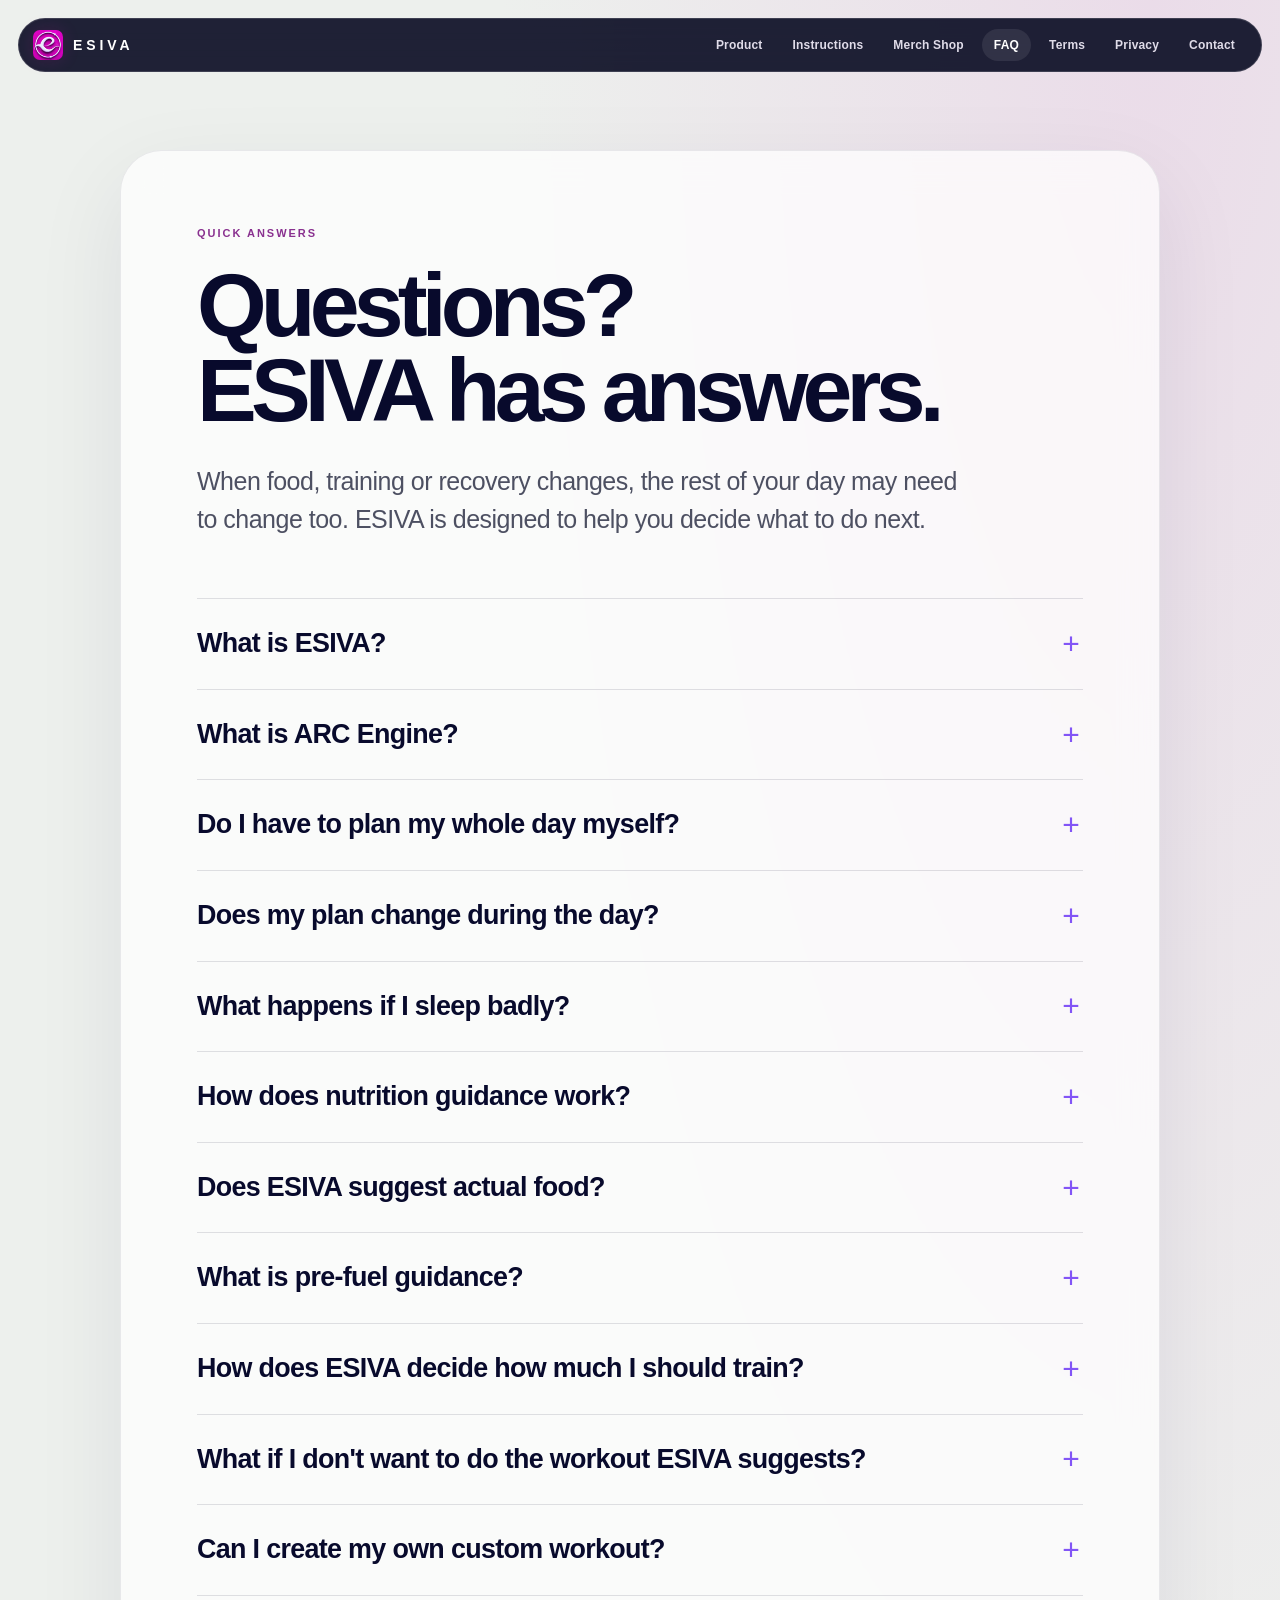
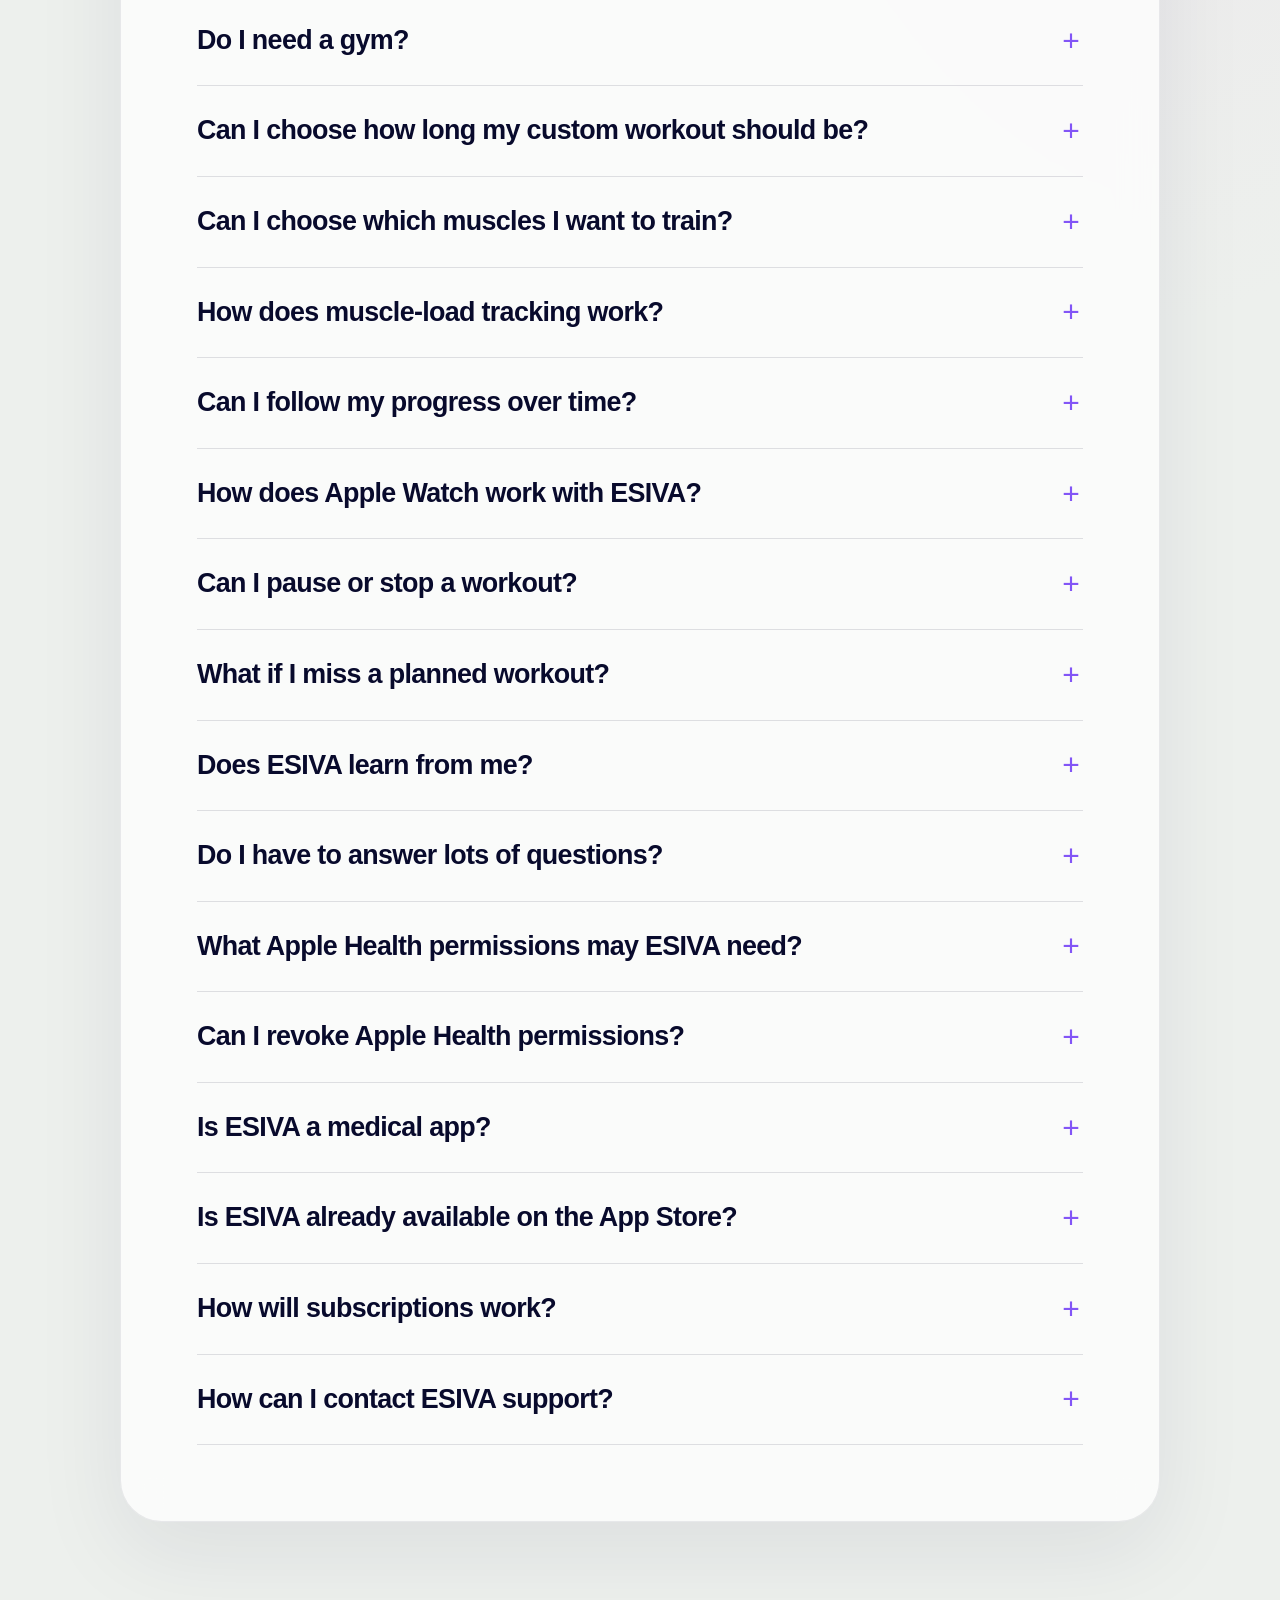
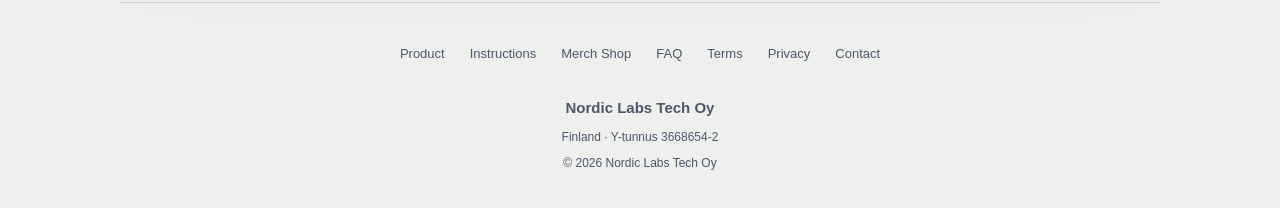
<file: faq/index.html>
<!doctype html>
<html lang="en">
<head>
  <meta charset="utf-8">
  <meta name="viewport" content="width=device-width, initial-scale=1">

  <title>FAQ — ESIVA</title>

  <meta
    name="description"
    content="Frequently asked questions about ESIVA, ARC Engine, adaptive training, nutrition, recovery and Apple Watch."
  >

  <link rel="canonical" href="https://esiva.app/faq/">
  <link rel="icon" type="image/svg+xml" href="/assets/images/brand/esiva-favicon.svg?v=20261108">
  <link rel="apple-touch-icon" sizes="180x180" href="/assets/images/brand/apple-touch-icon.png">
  <link rel="stylesheet" href="/assets/css/styles.css?v=mobile-menu">
  <link rel="stylesheet" href="/assets/css/site-chrome.css?v=mobile-menu">
  <script defer src="/assets/js/site-menu.js?v=1"></script>
</head>

<body class="info-page">

<header class="site-header">
  <a class="brand" href="/?v=20261108-nav" aria-label="ESIVA home">
    <img src="/assets/images/brand/esiva-logo.jpg" alt="" width="30" height="30">
    <span>ESIVA</span>
  </a>
  <button class="site-menu-toggle" type="button" aria-expanded="false" aria-controls="site-navigation">
    <svg width="18" height="18" viewBox="0 0 24 24" fill="none" stroke="currentColor" stroke-width="1.6" stroke-linecap="round" aria-hidden="true">
      <path d="M4 6h16M4 12h16M4 18h16"/>
    </svg>
    Menu
  </button>
  <nav class="site-nav" id="site-navigation" aria-label="Main navigation">
    <a href="/?v=20261108-nav">Product</a>
    <a href="/instructions/">Instructions</a>
    <a href="/merch/?v=20261108-merch">Merch Shop</a>
    <a href="/faq/?v=20261108-nav" aria-current="page">FAQ</a>
    <a href="/terms/?v=20261108-nav">Terms</a>
    <a href="/privacy/?v=20261108-nav">Privacy</a>
    <a href="/support/?v=20261108-nav">Contact</a>
  </nav>
</header>

<main class="info-main">

  <article class="info-article">

    <div class="info-eyebrow">QUICK ANSWERS</div>

    <h1>Questions?<br>ESIVA has answers.</h1>

    <p class="info-intro">
      When food, training or recovery changes, the rest of your day may need to change too. ESIVA is designed to help you decide what to do next.
    </p>

    <div class="faq-list">

      <details>
        <summary>What is ESIVA?</summary>
        <p>
          ESIVA is an adaptive fitness, nutrition and recovery system.
          It brings information about your day together and turns it into
          practical guidance: what to do now, what comes next and what should
          change when your real day does not follow the original plan.
        </p>
      </details>

      <details>
        <summary>What is ARC Engine?</summary>
        <p>
          ARC Engine is the decision layer behind ESIVA. It connects signals
          from your day with planned actions and real outcomes so that training,
          nutrition and recovery can work as one continuous loop rather than
          as separate trackers.
        </p>
      </details>

      <details>
        <summary>Do I have to plan my whole day myself?</summary>
        <p>
          No. ESIVA uses the available information to build your daily plan and updates the remaining plan as the day develops.
        </p>
      </details>

      <details>
        <summary>Does my plan change during the day?</summary>
        <p>
          Yes. A meal eaten later than planned, additional activity, a completed
          workout, a missed session or changing recovery context can affect what
          makes sense next. ESIVA is designed to recalculate the remaining day
          instead of forcing you to follow an outdated plan.
        </p>
      </details>

      <details>
        <summary>What happens if I sleep badly?</summary>
        <p>
          Sleep and recovery are part of the context ESIVA uses when deciding
          how demanding the day should be. A difficult night can affect training
          recommendations and other guidance rather than being shown as just
          another isolated score.
        </p>
      </details>

      <details>
        <summary>How does nutrition guidance work?</summary>
        <p>
          ESIVA keeps track of what has already happened and what still remains
          in the day. Nutrition guidance can reflect your remaining calories,
          macronutrient targets, planned activity and meal timing instead of
          treating every meal independently.
        </p>
      </details>

      <details>
        <summary>Does ESIVA suggest actual food?</summary>
        <p>
          Yes. When you want help choosing what to eat, ESIVA can turn the
          nutritional constraints already calculated by the app into a concrete
          meal suggestion. The food suggestion works inside the plan rather than
          replacing the plan.
        </p>
      </details>

      <details>
        <summary>What is pre-fuel guidance?</summary>
        <p>
          When upcoming training makes it useful, ESIVA can recommend eating
          before the session and show the suggested amount so that nutrition
          and training timing work together.
        </p>
      </details>

      <details>
        <summary>How does ESIVA decide how much I should train?</summary>
        <p>
          ESIVA uses the available context from your recent training, activity,
          recovery and the current day to determine an appropriate daily
          training direction. The aim is to match the amount of training to the demands of the day.
        </p>
      </details>

      <details>
        <summary>What if I don't want to do the workout ESIVA suggests?</summary>
        <p>
          You can choose to create a custom session instead of following the suggested workout.
        </p>
      </details>

      <details>
        <summary>Can I create my own custom workout?</summary>
        <p>
          Yes. Choose the muscle groups you want to train, how much time you
          have and the equipment available to you. ESIVA can then build a
          workout around those choices.
        </p>
      </details>

      <details>
        <summary>Do I need a gym?</summary>
        <p>
          No. Workout creation can reflect the equipment you actually have
          available. That can mean a gym, dumbbells, simple equipment or
          bodyweight work depending on the session.
        </p>
      </details>

      <details>
        <summary>Can I choose how long my custom workout should be?</summary>
        <p>
          Yes. Duration is one of the constraints you can give ESIVA when
          building a custom workout.
        </p>
      </details>

      <details>
        <summary>Can I choose which muscles I want to train?</summary>
        <p>
          Yes. Muscle selection is part of custom workout creation. ESIVA can
          use those choices together with duration and equipment to generate
          the session.
        </p>
      </details>

      <details>
        <summary>How does muscle-load tracking work?</summary>
        <p>
          ESIVA keeps a view of how training work is distributed across muscle
          groups. This helps you see what has been trained, how load is distributed and which areas may need attention next.
        </p>
      </details>

      <details>
        <summary>Can I follow my progress over time?</summary>
        <p>
          Yes. ESIVA brings training load and relevant progress signals together so that recorded progress informs future decisions.
        </p>
      </details>

      <details>
        <summary>How does Apple Watch work with ESIVA?</summary>
        <p>
          Apple Watch provides activity and workout context and can guide the
          execution of training on your wrist. The iPhone remains the main place
          where ESIVA brings the wider daily plan together.
        </p>
      </details>

      <details>
        <summary>Can I pause or stop a workout?</summary>
        <p>
          Yes. A workout remains under your control. You can pause or end it
          when needed.
        </p>
      </details>

      <details>
        <summary>What if I miss a planned workout?</summary>
        <p>
          ESIVA is designed to account for a missed session when replanning the remaining day. The updated plan reflects what actually happened.
        </p>
      </details>

      <details>
        <summary>Does ESIVA learn from me?</summary>
        <p>
          ESIVA is designed to compare recommendations with real outcomes such
          as weight trends, hunger, energy and training feedback. Over time,
          that evidence can help ARC Engine distinguish what appears to work
          for you from what does not.
        </p>
      </details>

      <details>
        <summary>Do I have to answer lots of questions?</summary>
        <p>
          No. ESIVA is designed to use passive signals wherever practical.
          Optional feedback can add context, but the goal is to reduce work for
          the user, not create another daily questionnaire.
        </p>
      </details>

      <details>
        <summary>What Apple Health permissions may ESIVA need?</summary>
        <p>
          Depending on the features you use, ESIVA may request permission for
          relevant health and fitness categories such as workouts, activity,
          heart-rate-related information, sleep and other signals required to
          provide the feature. Apple Health permissions remain under your
          control.
        </p>
      </details>

      <details>
        <summary>Can I revoke Apple Health permissions?</summary>
        <p>
          Yes. Apple allows you to manage Health permissions from the Health
          app and iOS settings. Some ESIVA features may become limited when the
          information they depend on is unavailable.
        </p>
      </details>

      <details>
        <summary>Is ESIVA a medical app?</summary>
        <p>
          No. ESIVA is intended for fitness and general wellness guidance.
          It is not a medical device and does not diagnose, treat or replace
          professional medical care.
        </p>
      </details>

      <details>
        <summary>Is ESIVA already available on the App Store?</summary>
        <p>
          Not yet. ESIVA is currently in development. Release information will
          be published on this website when the public version is ready.
        </p>
      </details>

      <details>
        <summary>How will subscriptions work?</summary>
        <p>
          If ESIVA is offered through a paid subscription, purchase, billing,
          cancellation and eligible trials will be handled through Apple's
          App Store mechanisms. Final pricing and availability will be shown
          before public release.
        </p>
      </details>

      <details>
        <summary>How can I contact ESIVA support?</summary>
        <p>
          Email
          <a href="mailto:support@esiva.app">support@esiva.app</a>.
        </p>
      </details>

    </div>

  </article>

</main>

<footer class="site-footer info-footer">
  <nav aria-label="Footer navigation">
    <a href="/?v=20261108-nav">Product</a>
    <a href="/instructions/">Instructions</a>
    <a href="/merch/?v=20261108-merch">Merch Shop</a>
    <a href="/faq/?v=20261108-nav" aria-current="page">FAQ</a>
    <a href="/terms/?v=20261108-nav">Terms</a>
    <a href="/privacy/?v=20261108-nav">Privacy</a>
    <a href="/support/?v=20261108-nav">Contact</a>
  </nav>
  <p class="company-details"><strong><a href="https://nordiclabs.tech">Nordic Labs Tech Oy</a></strong><span>Finland · Y-tunnus 3668654-2</span><span>© 2026 Nordic Labs Tech Oy</span></p>
</footer>

</body>
</html>
</file>
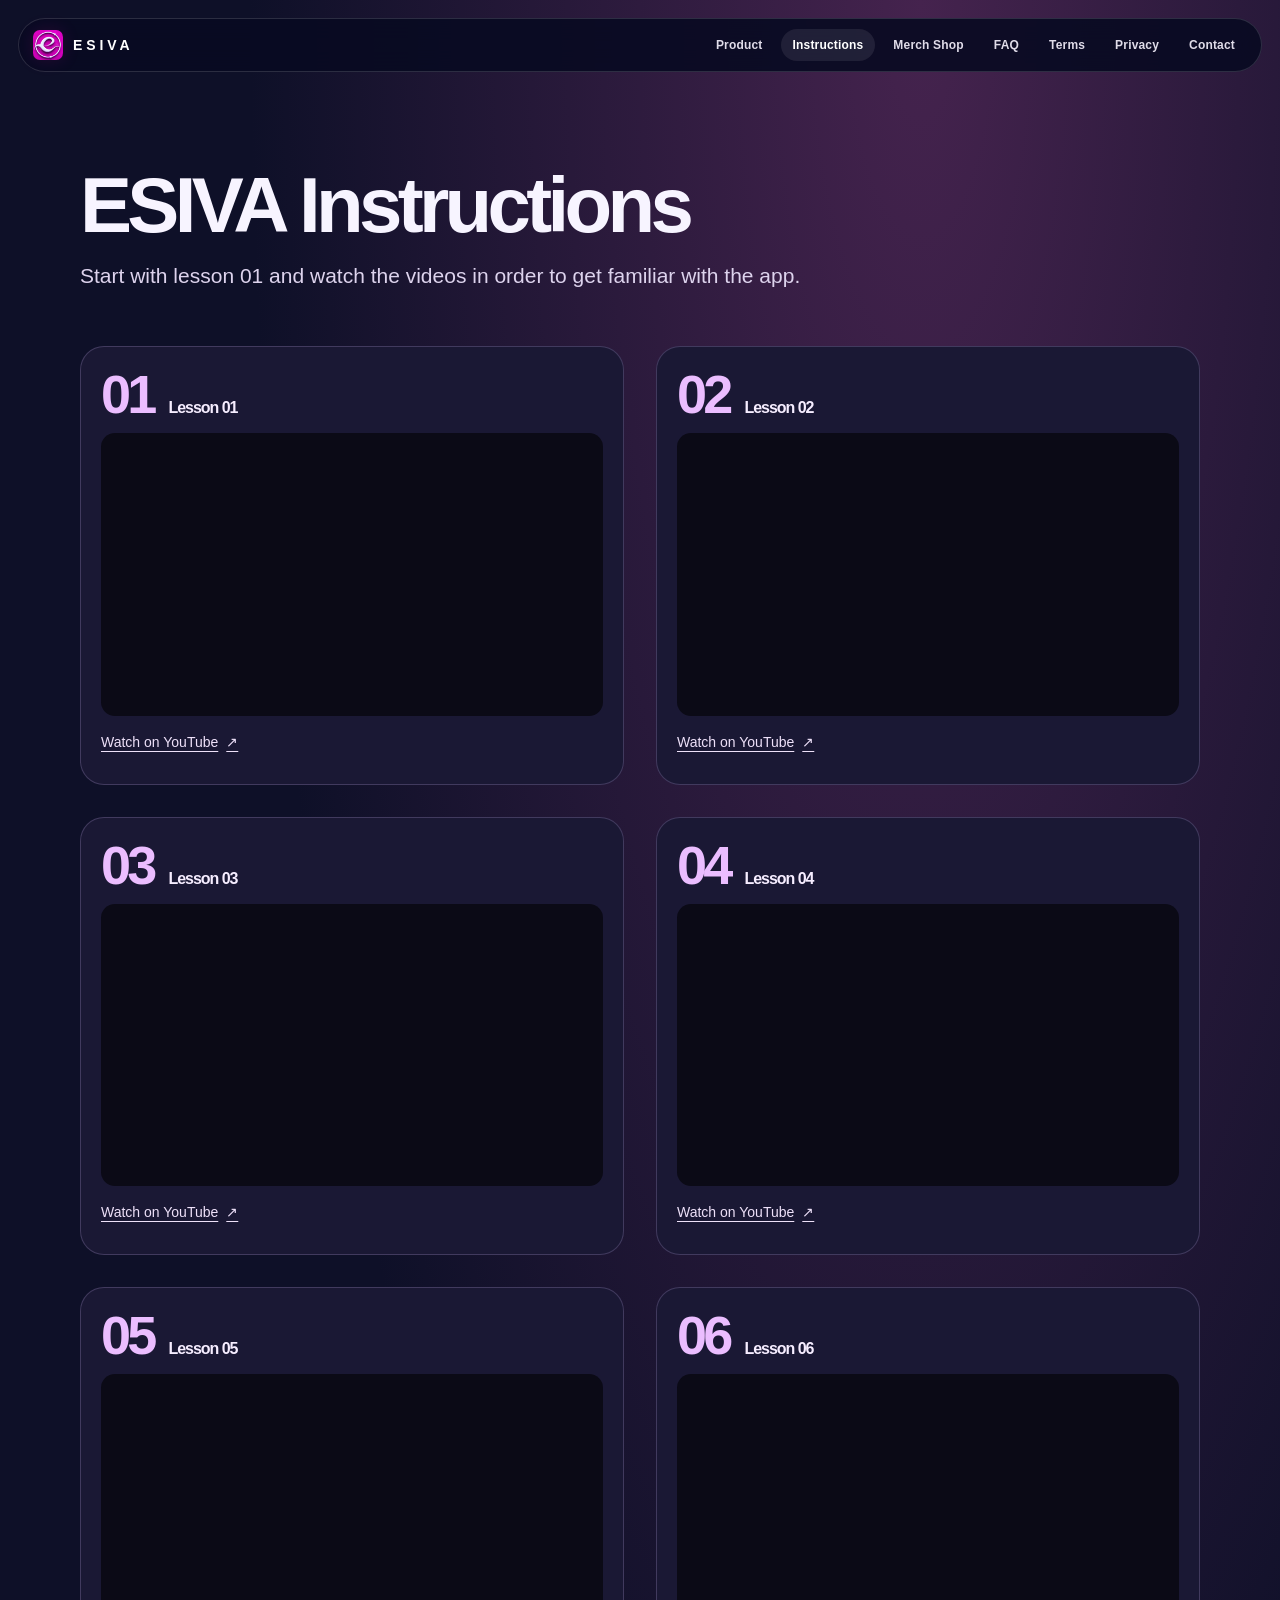
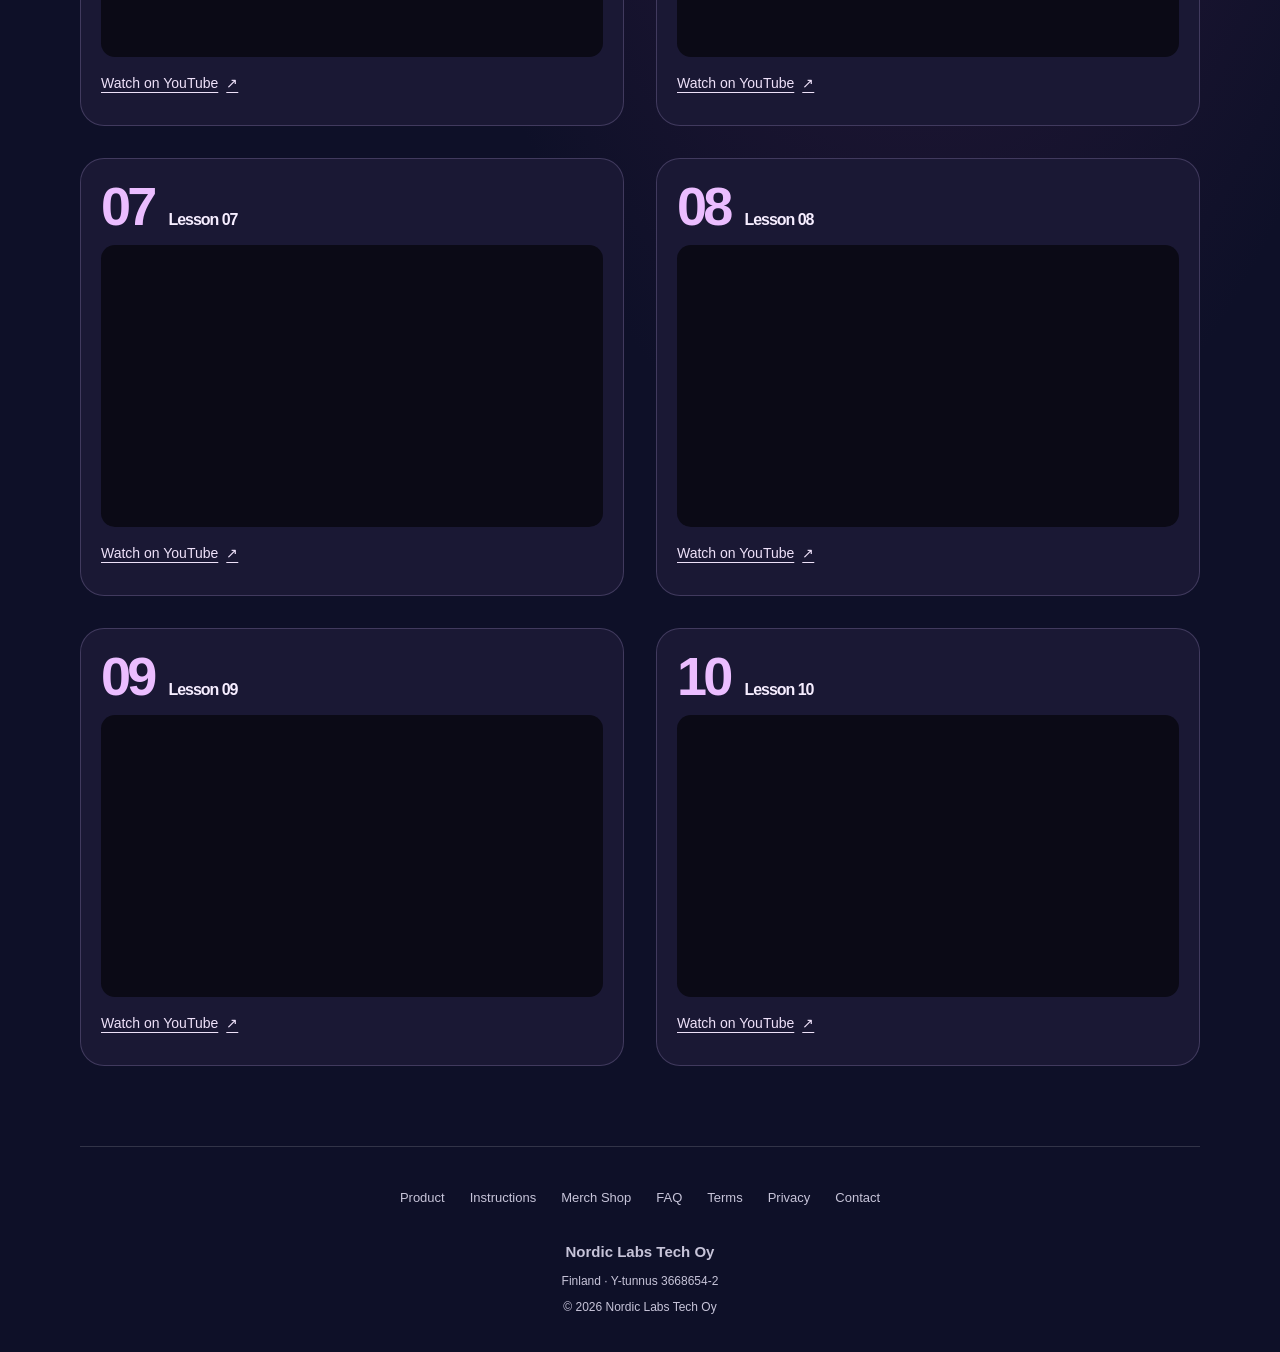
<file: instructions/index.html>
<!doctype html>
<html lang="en">
<head>
  <meta charset="utf-8">
  <meta name="viewport" content="width=device-width, initial-scale=1">
  <title>Instructions — ESIVA</title>
  <meta name="description" content="Learn to use ESIVA with ten video lessons in viewing order.">
  <link rel="canonical" href="https://esiva.app/instructions/">
  <link rel="icon" type="image/svg+xml" href="/assets/images/brand/esiva-favicon.svg?v=20261108">
  <link rel="apple-touch-icon" sizes="180x180" href="/assets/images/brand/apple-touch-icon.png">
  <link rel="stylesheet" href="/assets/css/styles.css?v=mobile-menu">
  <link rel="stylesheet" href="/assets/css/site-chrome.css?v=mobile-menu">
  <script defer src="/assets/js/site-menu.js?v=1"></script>
  <link rel="stylesheet" href="/assets/css/instructions.css">
</head>
<body class="instructions-page">
<header class="site-header">
  <a class="brand" href="/?v=20261108-nav" aria-label="ESIVA home">
    <img src="/assets/images/brand/esiva-logo.jpg" alt="" width="30" height="30">
    <span>ESIVA</span>
  </a>
  <button class="site-menu-toggle" type="button" aria-expanded="false" aria-controls="site-navigation">
    <svg width="18" height="18" viewBox="0 0 24 24" fill="none" stroke="currentColor" stroke-width="1.6" stroke-linecap="round" aria-hidden="true">
      <path d="M4 6h16M4 12h16M4 18h16"/>
    </svg>
    Menu
  </button>
  <nav class="site-nav" id="site-navigation" aria-label="Main navigation">
    <a href="/?v=20261108-nav">Product</a>
    <a href="/instructions/" aria-current="page">Instructions</a>
    <a href="/merch/?v=20261108-merch">Merch Shop</a>
    <a href="/faq/?v=20261108-nav">FAQ</a>
    <a href="/terms/?v=20261108-nav">Terms</a>
    <a href="/privacy/?v=20261108-nav">Privacy</a>
    <a href="/support/?v=20261108-nav">Contact</a>
  </nav>
</header>

<main class="instructions-main">
  <div class="instructions-intro">
    <h1>ESIVA Instructions</h1>
    <p>Start with lesson 01 and watch the videos in order to get familiar with the app.</p>
  </div>
  <ol class="instructions-grid">
      <li class="lesson">
        <div class="lesson-heading">
          <span class="lesson-number" aria-hidden="true">01</span>
          <h2>Lesson 01</h2>
        </div>
        <iframe
          src="https://www.youtube-nocookie.com/embed/M7LCAxl0Rb4"
          title="ESIVA instructions, lesson 01"
          loading="lazy"
          referrerpolicy="strict-origin-when-cross-origin"
          allow="accelerometer; encrypted-media; gyroscope; picture-in-picture; web-share"
          allowfullscreen
        ></iframe>
        <a class="lesson-link" href="https://youtu.be/M7LCAxl0Rb4" aria-label="Watch lesson 01 on YouTube">Watch on YouTube <span aria-hidden="true">↗</span></a>
      </li>
      <li class="lesson">
        <div class="lesson-heading">
          <span class="lesson-number" aria-hidden="true">02</span>
          <h2>Lesson 02</h2>
        </div>
        <iframe
          src="https://www.youtube-nocookie.com/embed/fA_tqHzFUGo"
          title="ESIVA instructions, lesson 02"
          loading="lazy"
          referrerpolicy="strict-origin-when-cross-origin"
          allow="accelerometer; encrypted-media; gyroscope; picture-in-picture; web-share"
          allowfullscreen
        ></iframe>
        <a class="lesson-link" href="https://youtu.be/fA_tqHzFUGo" aria-label="Watch lesson 02 on YouTube">Watch on YouTube <span aria-hidden="true">↗</span></a>
      </li>
      <li class="lesson">
        <div class="lesson-heading">
          <span class="lesson-number" aria-hidden="true">03</span>
          <h2>Lesson 03</h2>
        </div>
        <iframe
          src="https://www.youtube-nocookie.com/embed/2sdyg4O3nZY"
          title="ESIVA instructions, lesson 03"
          loading="lazy"
          referrerpolicy="strict-origin-when-cross-origin"
          allow="accelerometer; encrypted-media; gyroscope; picture-in-picture; web-share"
          allowfullscreen
        ></iframe>
        <a class="lesson-link" href="https://youtu.be/2sdyg4O3nZY" aria-label="Watch lesson 03 on YouTube">Watch on YouTube <span aria-hidden="true">↗</span></a>
      </li>
      <li class="lesson">
        <div class="lesson-heading">
          <span class="lesson-number" aria-hidden="true">04</span>
          <h2>Lesson 04</h2>
        </div>
        <iframe
          src="https://www.youtube-nocookie.com/embed/BNvxhabyZhE"
          title="ESIVA instructions, lesson 04"
          loading="lazy"
          referrerpolicy="strict-origin-when-cross-origin"
          allow="accelerometer; encrypted-media; gyroscope; picture-in-picture; web-share"
          allowfullscreen
        ></iframe>
        <a class="lesson-link" href="https://youtu.be/BNvxhabyZhE" aria-label="Watch lesson 04 on YouTube">Watch on YouTube <span aria-hidden="true">↗</span></a>
      </li>
      <li class="lesson">
        <div class="lesson-heading">
          <span class="lesson-number" aria-hidden="true">05</span>
          <h2>Lesson 05</h2>
        </div>
        <iframe
          src="https://www.youtube-nocookie.com/embed/To-g8w9uKLk"
          title="ESIVA instructions, lesson 05"
          loading="lazy"
          referrerpolicy="strict-origin-when-cross-origin"
          allow="accelerometer; encrypted-media; gyroscope; picture-in-picture; web-share"
          allowfullscreen
        ></iframe>
        <a class="lesson-link" href="https://youtu.be/To-g8w9uKLk" aria-label="Watch lesson 05 on YouTube">Watch on YouTube <span aria-hidden="true">↗</span></a>
      </li>
      <li class="lesson">
        <div class="lesson-heading">
          <span class="lesson-number" aria-hidden="true">06</span>
          <h2>Lesson 06</h2>
        </div>
        <iframe
          src="https://www.youtube-nocookie.com/embed/uf3xQtRJL6M"
          title="ESIVA instructions, lesson 06"
          loading="lazy"
          referrerpolicy="strict-origin-when-cross-origin"
          allow="accelerometer; encrypted-media; gyroscope; picture-in-picture; web-share"
          allowfullscreen
        ></iframe>
        <a class="lesson-link" href="https://youtu.be/uf3xQtRJL6M" aria-label="Watch lesson 06 on YouTube">Watch on YouTube <span aria-hidden="true">↗</span></a>
      </li>
      <li class="lesson">
        <div class="lesson-heading">
          <span class="lesson-number" aria-hidden="true">07</span>
          <h2>Lesson 07</h2>
        </div>
        <iframe
          src="https://www.youtube-nocookie.com/embed/eyy0tlpCFl0"
          title="ESIVA instructions, lesson 07"
          loading="lazy"
          referrerpolicy="strict-origin-when-cross-origin"
          allow="accelerometer; encrypted-media; gyroscope; picture-in-picture; web-share"
          allowfullscreen
        ></iframe>
        <a class="lesson-link" href="https://youtu.be/eyy0tlpCFl0" aria-label="Watch lesson 07 on YouTube">Watch on YouTube <span aria-hidden="true">↗</span></a>
      </li>
      <li class="lesson">
        <div class="lesson-heading">
          <span class="lesson-number" aria-hidden="true">08</span>
          <h2>Lesson 08</h2>
        </div>
        <iframe
          src="https://www.youtube-nocookie.com/embed/FROf0VyAZtQ"
          title="ESIVA instructions, lesson 08"
          loading="lazy"
          referrerpolicy="strict-origin-when-cross-origin"
          allow="accelerometer; encrypted-media; gyroscope; picture-in-picture; web-share"
          allowfullscreen
        ></iframe>
        <a class="lesson-link" href="https://youtu.be/FROf0VyAZtQ" aria-label="Watch lesson 08 on YouTube">Watch on YouTube <span aria-hidden="true">↗</span></a>
      </li>
      <li class="lesson">
        <div class="lesson-heading">
          <span class="lesson-number" aria-hidden="true">09</span>
          <h2>Lesson 09</h2>
        </div>
        <iframe
          src="https://www.youtube-nocookie.com/embed/zzNAopZnqgY"
          title="ESIVA instructions, lesson 09"
          loading="lazy"
          referrerpolicy="strict-origin-when-cross-origin"
          allow="accelerometer; encrypted-media; gyroscope; picture-in-picture; web-share"
          allowfullscreen
        ></iframe>
        <a class="lesson-link" href="https://youtu.be/zzNAopZnqgY" aria-label="Watch lesson 09 on YouTube">Watch on YouTube <span aria-hidden="true">↗</span></a>
      </li>
      <li class="lesson">
        <div class="lesson-heading">
          <span class="lesson-number" aria-hidden="true">10</span>
          <h2>Lesson 10</h2>
        </div>
        <iframe
          src="https://www.youtube-nocookie.com/embed/qQaCD8D89ZU"
          title="ESIVA instructions, lesson 10"
          loading="lazy"
          referrerpolicy="strict-origin-when-cross-origin"
          allow="accelerometer; encrypted-media; gyroscope; picture-in-picture; web-share"
          allowfullscreen
        ></iframe>
        <a class="lesson-link" href="https://youtu.be/qQaCD8D89ZU" aria-label="Watch lesson 10 on YouTube">Watch on YouTube <span aria-hidden="true">↗</span></a>
      </li>
  </ol>
</main>

<footer class="site-footer">
  <nav aria-label="Footer navigation">
    <a href="/?v=20261108-nav">Product</a>
    <a href="/instructions/" aria-current="page">Instructions</a>
    <a href="/merch/?v=20261108-merch">Merch Shop</a>
    <a href="/faq/?v=20261108-nav">FAQ</a>
    <a href="/terms/?v=20261108-nav">Terms</a>
    <a href="/privacy/?v=20261108-nav">Privacy</a>
    <a href="/support/?v=20261108-nav">Contact</a>
  </nav>
  <p class="company-details"><strong><a href="https://nordiclabs.tech">Nordic Labs Tech Oy</a></strong><span>Finland · Y-tunnus 3668654-2</span><span>© 2026 Nordic Labs Tech Oy</span></p>
</footer>
</body>
</html>
</file>
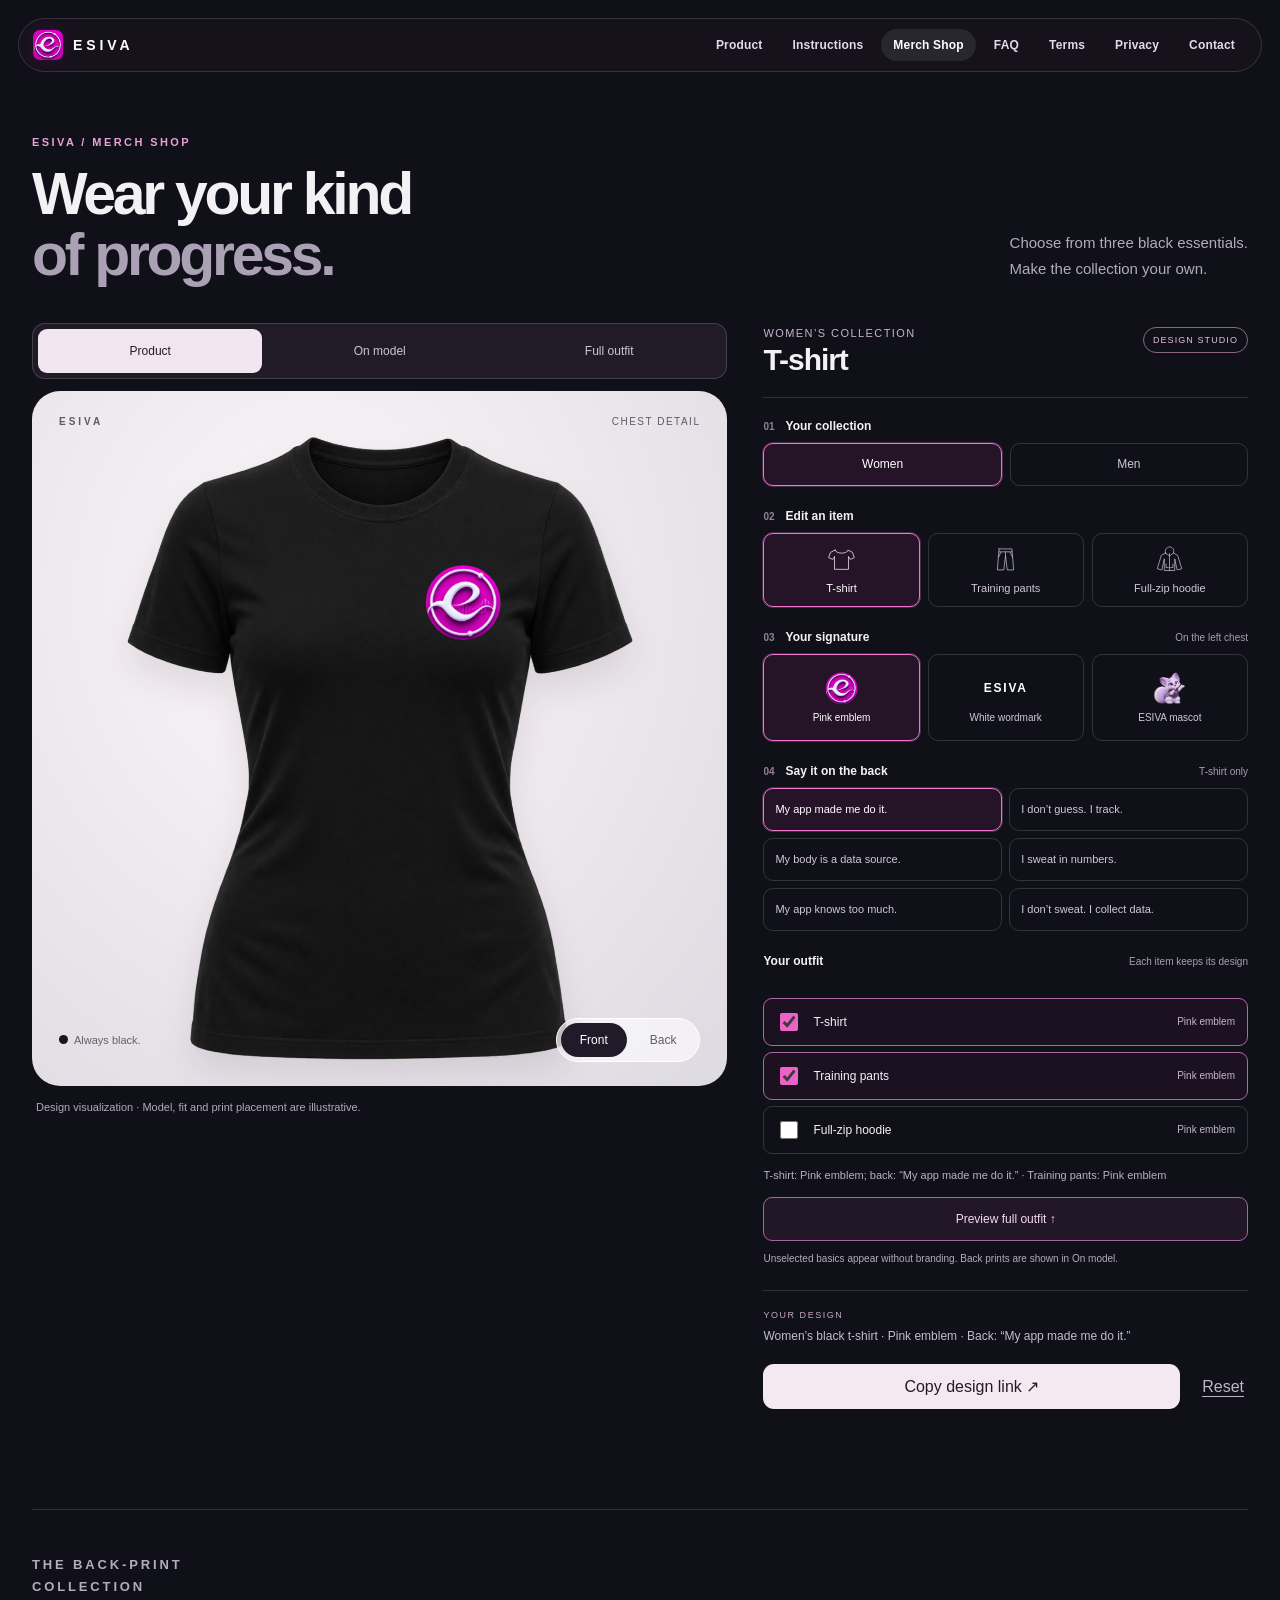
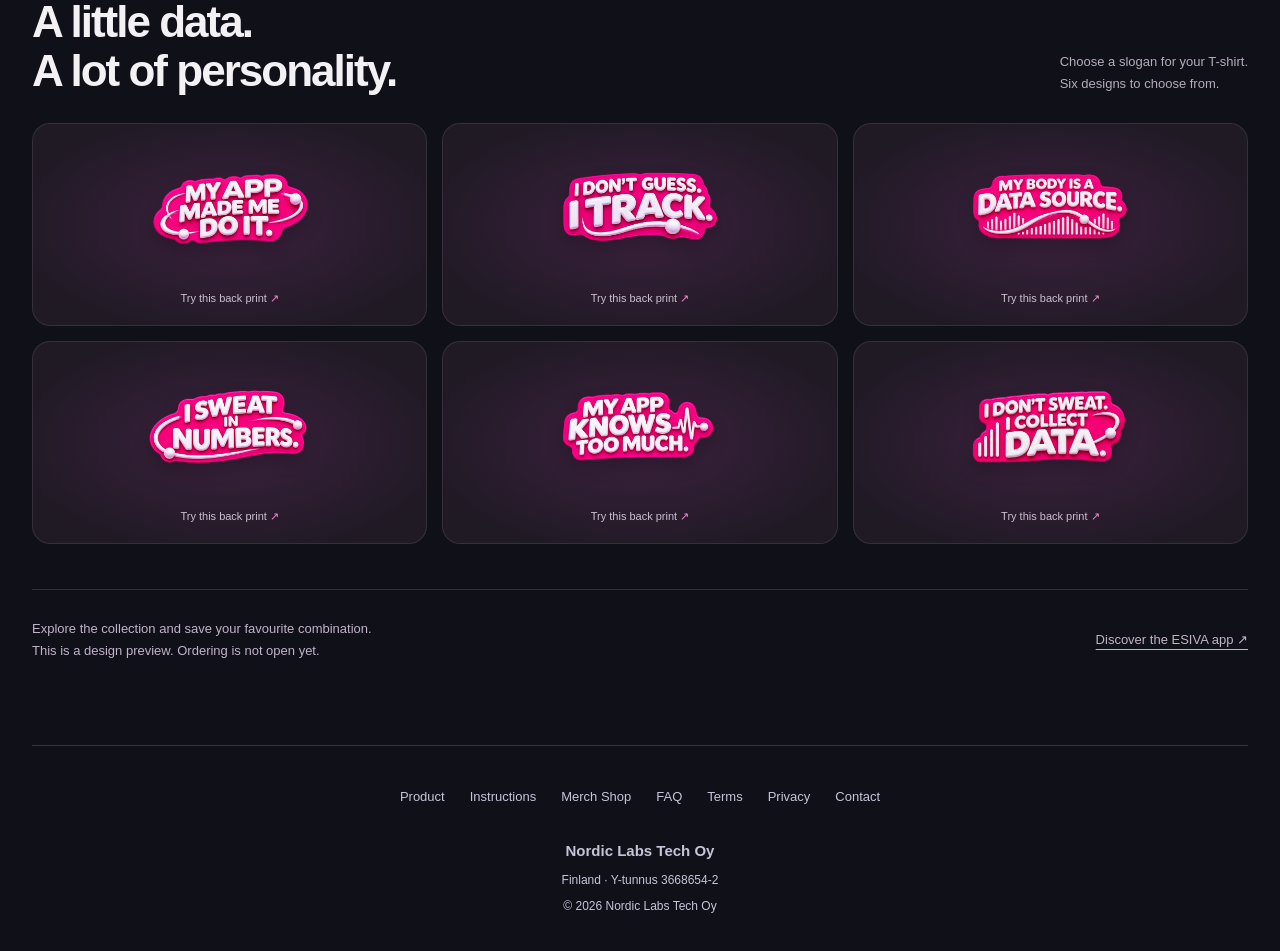
<file: merch/index.html>
<!doctype html>
<html lang="en">
<head>
<meta charset="utf-8">
<meta name="viewport" content="width=device-width, initial-scale=1">
<title>Merch Shop — ESIVA</title>
<meta name="description" content="Make ESIVA your own. Explore black T-shirts, training pants and full-zip hoodies for men and women. Choose your emblem, wordmark or mascot and personalize your T-shirt back print.">
<link rel="icon" type="image/svg+xml" href="/assets/images/brand/esiva-favicon.svg?v=20261108">
<link rel="apple-touch-icon" sizes="180x180" href="/assets/images/brand/apple-touch-icon.png">
<link rel="stylesheet" href="/assets/css/styles.css?v=mobile-menu">
<link rel="stylesheet" href="/assets/css/site-chrome.css?v=mobile-menu">
  <script defer src="/assets/js/site-menu.js?v=1"></script>
<link rel="stylesheet" href="/assets/css/merch.css?v=20261108-mobile">
<script src="/assets/js/merch.js?v=20261108-mobile" defer></script>
</head>
<body class="merch-page">
<header class="site-header">
  <a class="brand" href="/?v=20261108-nav" aria-label="ESIVA home">
    <img src="/assets/images/brand/esiva-logo.jpg" alt="" width="30" height="30">
    <span>ESIVA</span>
  </a>
  <button class="site-menu-toggle" type="button" aria-expanded="false" aria-controls="site-navigation">
    <svg width="18" height="18" viewBox="0 0 24 24" fill="none" stroke="currentColor" stroke-width="1.6" stroke-linecap="round" aria-hidden="true">
      <path d="M4 6h16M4 12h16M4 18h16"/>
    </svg>
    Menu
  </button>
  <nav class="site-nav" id="site-navigation" aria-label="Main navigation">
    <a href="/?v=20261108-nav">Product</a>
    <a href="/instructions/">Instructions</a>
    <a href="/merch/?v=20261108-merch" aria-current="page">Merch Shop</a>
    <a href="/faq/?v=20261108-nav">FAQ</a>
    <a href="/terms/?v=20261108-nav">Terms</a>
    <a href="/privacy/?v=20261108-nav">Privacy</a>
    <a href="/support/?v=20261108-nav">Contact</a>
  </nav>
</header>
<main class="merch-main" id="main">
<div class="merch-intro">
 <div><p class="merch-eyebrow">ESIVA / Merch Shop</p><h1>Wear your kind<br><span>of progress.</span></h1></div>
 <p>Choose from three black essentials.<br>Make the collection your own.</p>
</div>
<noscript><p class="merch-noscript">Enable JavaScript to change garments, front designs and back prints in the configurator.</p></noscript>
<div class="merch-configurator" data-configurator id="design-studio">
 <div class="preview-column">
  <div class="preview-mode-controls" role="group" aria-label="Preview mode"><button type="button" data-presentation-option="product" aria-pressed="true">Product</button><button type="button" data-presentation-option="model" aria-pressed="false">On model</button><button type="button" data-presentation-option="outfit" aria-pressed="false">Full outfit</button></div>
  <div class="product-preview" data-presentation="product" data-garment="tee" data-collection="women" data-brand="emblem" data-view="front" role="group" aria-label="Women’s black T-shirt with pink ESIVA emblem. Design visualization.">
   <div class="preview-topline" aria-hidden="true"><span>ESIVA</span><span id="preview-view">Chest detail</span></div>
   <div class="garment-stack" aria-hidden="true">
    <img class="garment-image" id="garment-image" src="/assets/images/merch/women-tee-front.webp" alt="" width="1280" height="1280" fetchpriority="high">
    <div class="print-layer" id="single-print"><img id="print-image" src="/assets/images/brand/esiva-logo.jpg" alt=""><span class="print-wordmark" id="print-wordmark" hidden>ESIVA</span></div>
    <div id="outfit-prints" hidden><div class="outfit-print" data-outfit-print="tee" data-brand="emblem"><img src="/assets/images/brand/esiva-logo.jpg" alt=""><span class="print-wordmark" hidden>ESIVA</span></div><div class="outfit-print" data-outfit-print="joggers" data-brand="emblem"><img src="/assets/images/brand/esiva-logo.jpg" alt=""><span class="print-wordmark" hidden>ESIVA</span></div><div class="outfit-print" data-outfit-print="hoodie" data-brand="emblem"><img src="/assets/images/brand/esiva-logo.jpg" alt=""><span class="print-wordmark" hidden>ESIVA</span></div></div>
   </div>
   <div class="preview-bottomline"><span aria-hidden="true"><i class="color-dot"></i>Always black.</span><div class="view-controls" id="view-controls" role="group" aria-label="T-shirt view"><button type="button" data-view="front" aria-pressed="true">Front</button><button type="button" data-view="back" aria-pressed="false">Back</button></div></div>
  </div>
  <p class="preview-note">Design visualization · Model, fit and print placement are illustrative.</p>
 </div>
 <div class="config-panel">
  <div class="config-heading"><div><p id="collection-label">Women’s collection</p><h2 id="product-name">T-shirt</h2></div><span class="studio-badge">Design studio</span></div>
  <fieldset><legend><span class="step">01</span> Your collection</legend><div class="option-row"><label class="choice"><input type="radio" name="collection" value="women" checked><span>Women</span></label><label class="choice"><input type="radio" name="collection" value="men"><span>Men</span></label></div></fieldset>
  <fieldset><legend><span class="step">02</span> Edit an item</legend><div class="option-row three garment-choices"><label class="choice"><input type="radio" name="garment" value="tee" checked><span><svg viewBox="0 0 48 48" aria-hidden="true"><path d="m13 7-8 4-3 9 7 3 3-5v22h24V18l3 5 7-3-3-9-8-4c-1 7-21 7-22 0Z"/></svg>T-shirt</span></label><label class="choice"><input type="radio" name="garment" value="joggers"><span><svg viewBox="0 0 48 48" aria-hidden="true"><path d="M13 5h22l3 36H27l-3-24-3 24H10L13 5Z"/><path d="M13 10h22M24 10v7M16 11l-4 8m20-8 4 8"/></svg>Training pants</span></label><label class="choice"><input type="radio" name="garment" value="hoodie"><span><svg viewBox="0 0 48 48" aria-hidden="true"><path d="M17 12c-3-14 17-14 14 0l7 4 7 23-8 2-4-19v20H15V22l-4 19-8-2 7-23 7-4Z"/><path d="M24 13v29M17 12l7 5 7-5M18 31v6h4m8-6v6h-4"/></svg>Full-zip hoodie</span></label></div></fieldset>
  <fieldset><legend><span class="step">03</span> Your signature <small id="front-placement">On the left chest</small></legend><div class="option-row three brand-choices"><label class="choice"><input type="radio" name="brand" value="emblem" checked><span><img class="brand-thumb emblem-thumb" src="/assets/images/brand/esiva-logo.jpg" alt="" width="33" height="33">Pink emblem</span></label><label class="choice"><input type="radio" name="brand" value="wordmark"><span><b class="wordmark-thumb" aria-hidden="true">ESIVA</b>White wordmark</span></label><label class="choice"><input type="radio" name="brand" value="mascot"><span><img class="brand-thumb" src="/assets/images/merch/mascot.webp" alt="" width="36" height="33">ESIVA mascot</span></label></div></fieldset>
  <fieldset id="back-options"><legend><span class="step">04</span> Say it on the back <small>T-shirt only</small></legend><div class="slogan-options"><label class="choice"><input type="radio" name="slogan" value="app" checked><span>My app made me do it.</span></label><label class="choice"><input type="radio" name="slogan" value="track"><span>I don’t guess. I track.</span></label><label class="choice"><input type="radio" name="slogan" value="source"><span>My body is a data source.</span></label><label class="choice"><input type="radio" name="slogan" value="numbers"><span>I sweat in numbers.</span></label><label class="choice"><input type="radio" name="slogan" value="knows"><span>My app knows too much.</span></label><label class="choice"><input type="radio" name="slogan" value="data"><span>I don’t sweat. I collect data.</span></label></div></fieldset>
  <fieldset class="outfit-selection"><legend>Your outfit <small>Each item keeps its design</small></legend><div class="outfit-items"><label><input type="checkbox" data-include-item="tee" aria-label="Include T-shirt" checked><span><strong>T-shirt</strong><small data-item-brand="tee">Pink emblem</small></span></label><label><input type="checkbox" data-include-item="joggers" aria-label="Include Training pants" checked><span><strong>Training pants</strong><small data-item-brand="joggers">Pink emblem</small></span></label><label><input type="checkbox" data-include-item="hoodie" aria-label="Include Full-zip hoodie"><span><strong>Full-zip hoodie</strong><small data-item-brand="hoodie">Pink emblem</small></span></label></div><p id="outfit-summary"></p><button type="button" id="preview-outfit">Preview full outfit ↑</button><p class="outfit-note">Unselected basics appear without branding. Back prints are shown in On model.</p></fieldset>
  <div class="design-recap"><p>Your design</p><p id="design-summary">Women’s black T-shirt · Pink emblem · Back: “My app made me do it.”</p><a class="mobile-preview-link" href="#design-studio">View your design ↑</a><div class="design-actions"><button class="copy-design" id="copy-design" type="button">Copy design link ↗</button><button class="reset-design" id="reset-design" type="button">Reset</button></div><div id="link-fallback" hidden><label for="look-link">Your design link</label><input id="look-link" type="text" readonly></div></div>
 </div>
 <p class="merch-sr-only" id="design-status" role="status" aria-live="polite" aria-atomic="true"></p>
</div>
<section class="merch-gallery" aria-labelledby="slogan-title">
 <div class="gallery-heading"><div><p class="merch-eyebrow">The back-print collection</p><h2 id="slogan-title">A little data.<br>A lot of personality.</h2></div><p>Choose a slogan for your T-shirt.<br>Six designs to choose from.</p></div>
 <div class="slogan-gallery"><button class="slogan-tile" type="button" data-slogan-pick="app" aria-label="Preview My app made me do it. on a T-shirt"><img src="/assets/images/merch/slogan-app.webp" alt="My app made me do it." loading="lazy" width="420" height="280"><span>Try this back print</span></button><button class="slogan-tile" type="button" data-slogan-pick="track" aria-label="Preview I don’t guess. I track. on a T-shirt"><img src="/assets/images/merch/slogan-track.webp" alt="I don’t guess. I track." loading="lazy" width="420" height="280"><span>Try this back print</span></button><button class="slogan-tile" type="button" data-slogan-pick="source" aria-label="Preview My body is a data source. on a T-shirt"><img src="/assets/images/merch/slogan-source.webp" alt="My body is a data source." loading="lazy" width="420" height="280"><span>Try this back print</span></button><button class="slogan-tile" type="button" data-slogan-pick="numbers" aria-label="Preview I sweat in numbers. on a T-shirt"><img src="/assets/images/merch/slogan-numbers.webp" alt="I sweat in numbers." loading="lazy" width="420" height="280"><span>Try this back print</span></button><button class="slogan-tile" type="button" data-slogan-pick="knows" aria-label="Preview My app knows too much. on a T-shirt"><img src="/assets/images/merch/slogan-knows.webp" alt="My app knows too much." loading="lazy" width="420" height="280"><span>Try this back print</span></button><button class="slogan-tile" type="button" data-slogan-pick="data" aria-label="Preview I don’t sweat. I collect data. on a T-shirt"><img src="/assets/images/merch/slogan-data.webp" alt="I don’t sweat. I collect data." loading="lazy" width="420" height="280"><span>Try this back print</span></button></div>
</section>
<div class="merch-outro"><p>Explore the collection and save your favourite combination.<br>This is a design preview. Ordering is not open yet.</p><a href="/?v=20261108-merch">Discover the ESIVA app ↗</a></div>
</main>
<footer class="site-footer">
  <nav aria-label="Footer navigation">
    <a href="/?v=20261108-nav">Product</a>
    <a href="/instructions/">Instructions</a>
    <a href="/merch/?v=20261108-merch" aria-current="page">Merch Shop</a>
    <a href="/faq/?v=20261108-nav">FAQ</a>
    <a href="/terms/?v=20261108-nav">Terms</a>
    <a href="/privacy/?v=20261108-nav">Privacy</a>
    <a href="/support/?v=20261108-nav">Contact</a>
  </nav>
  <p class="company-details"><strong><a href="https://nordiclabs.tech">Nordic Labs Tech Oy</a></strong><span>Finland · Y-tunnus 3668654-2</span><span>© 2026 Nordic Labs Tech Oy</span></p>
</footer>
</body>
</html>
</file>
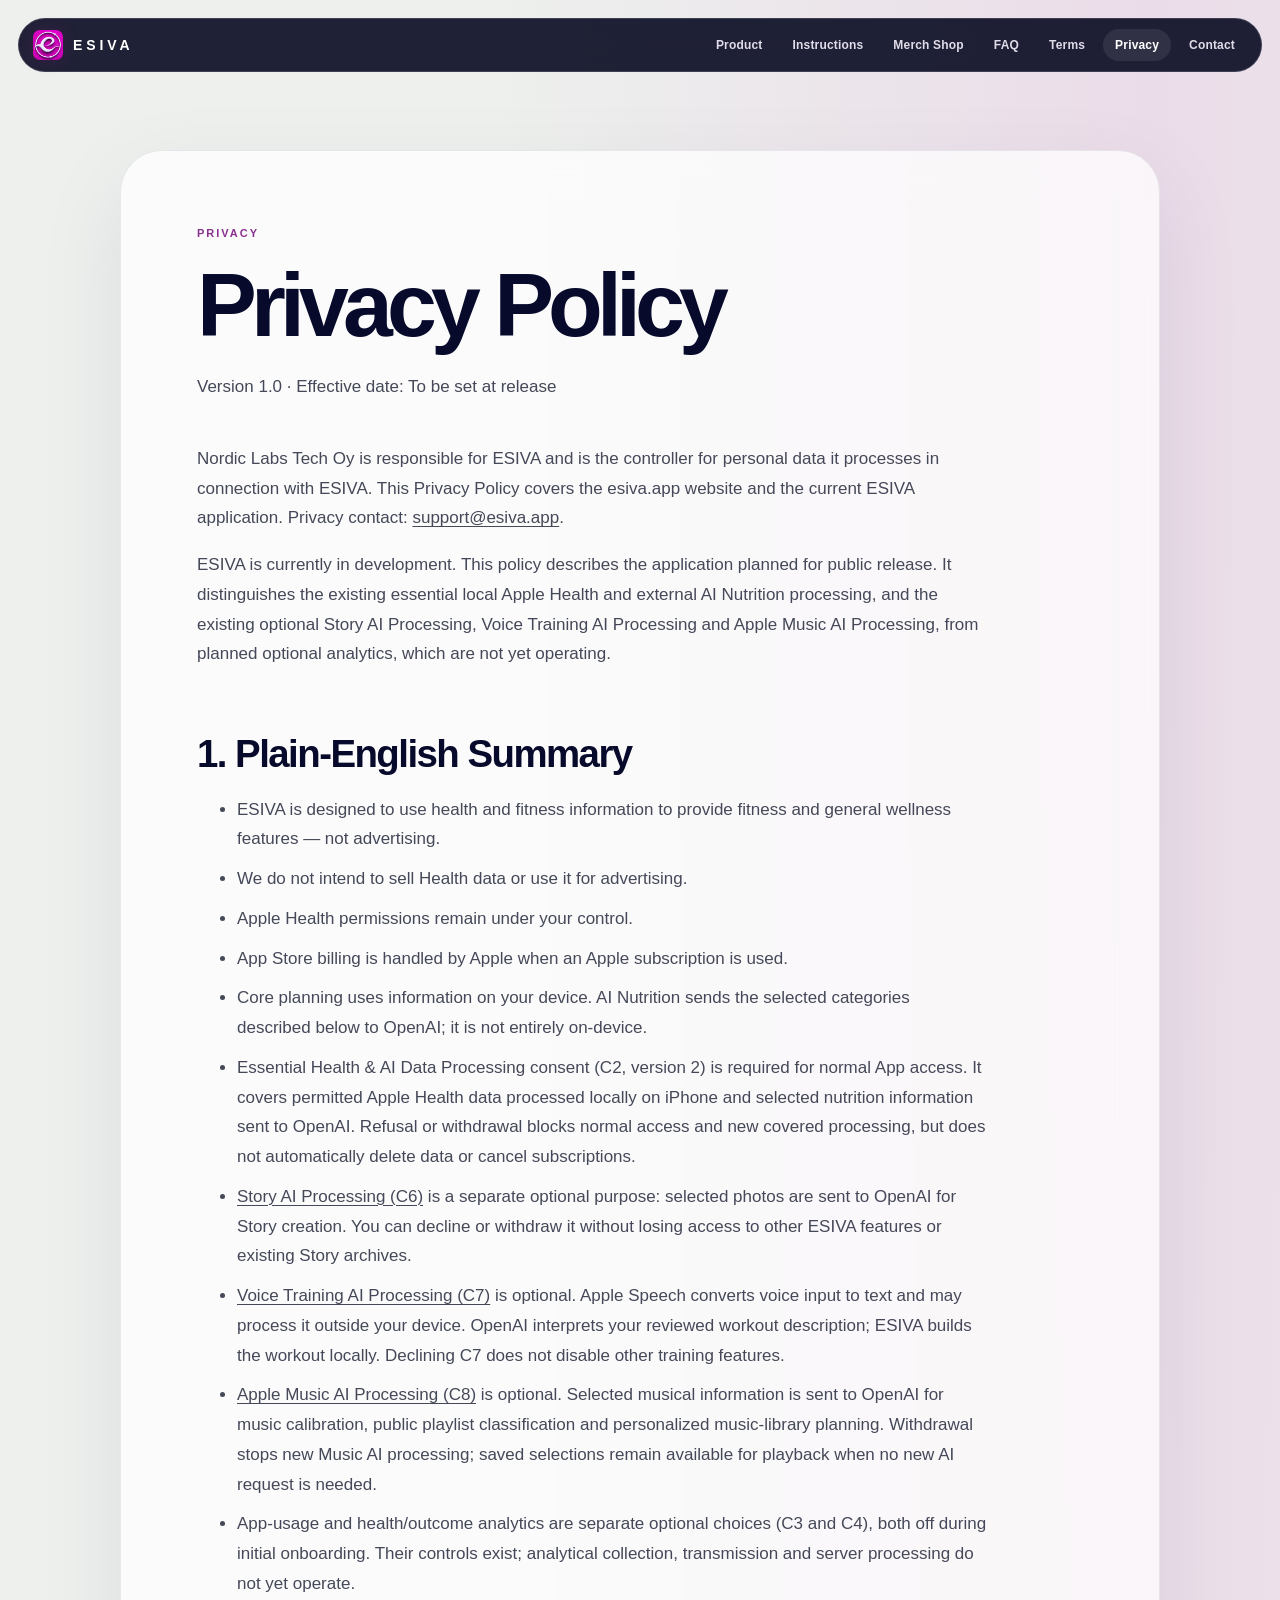
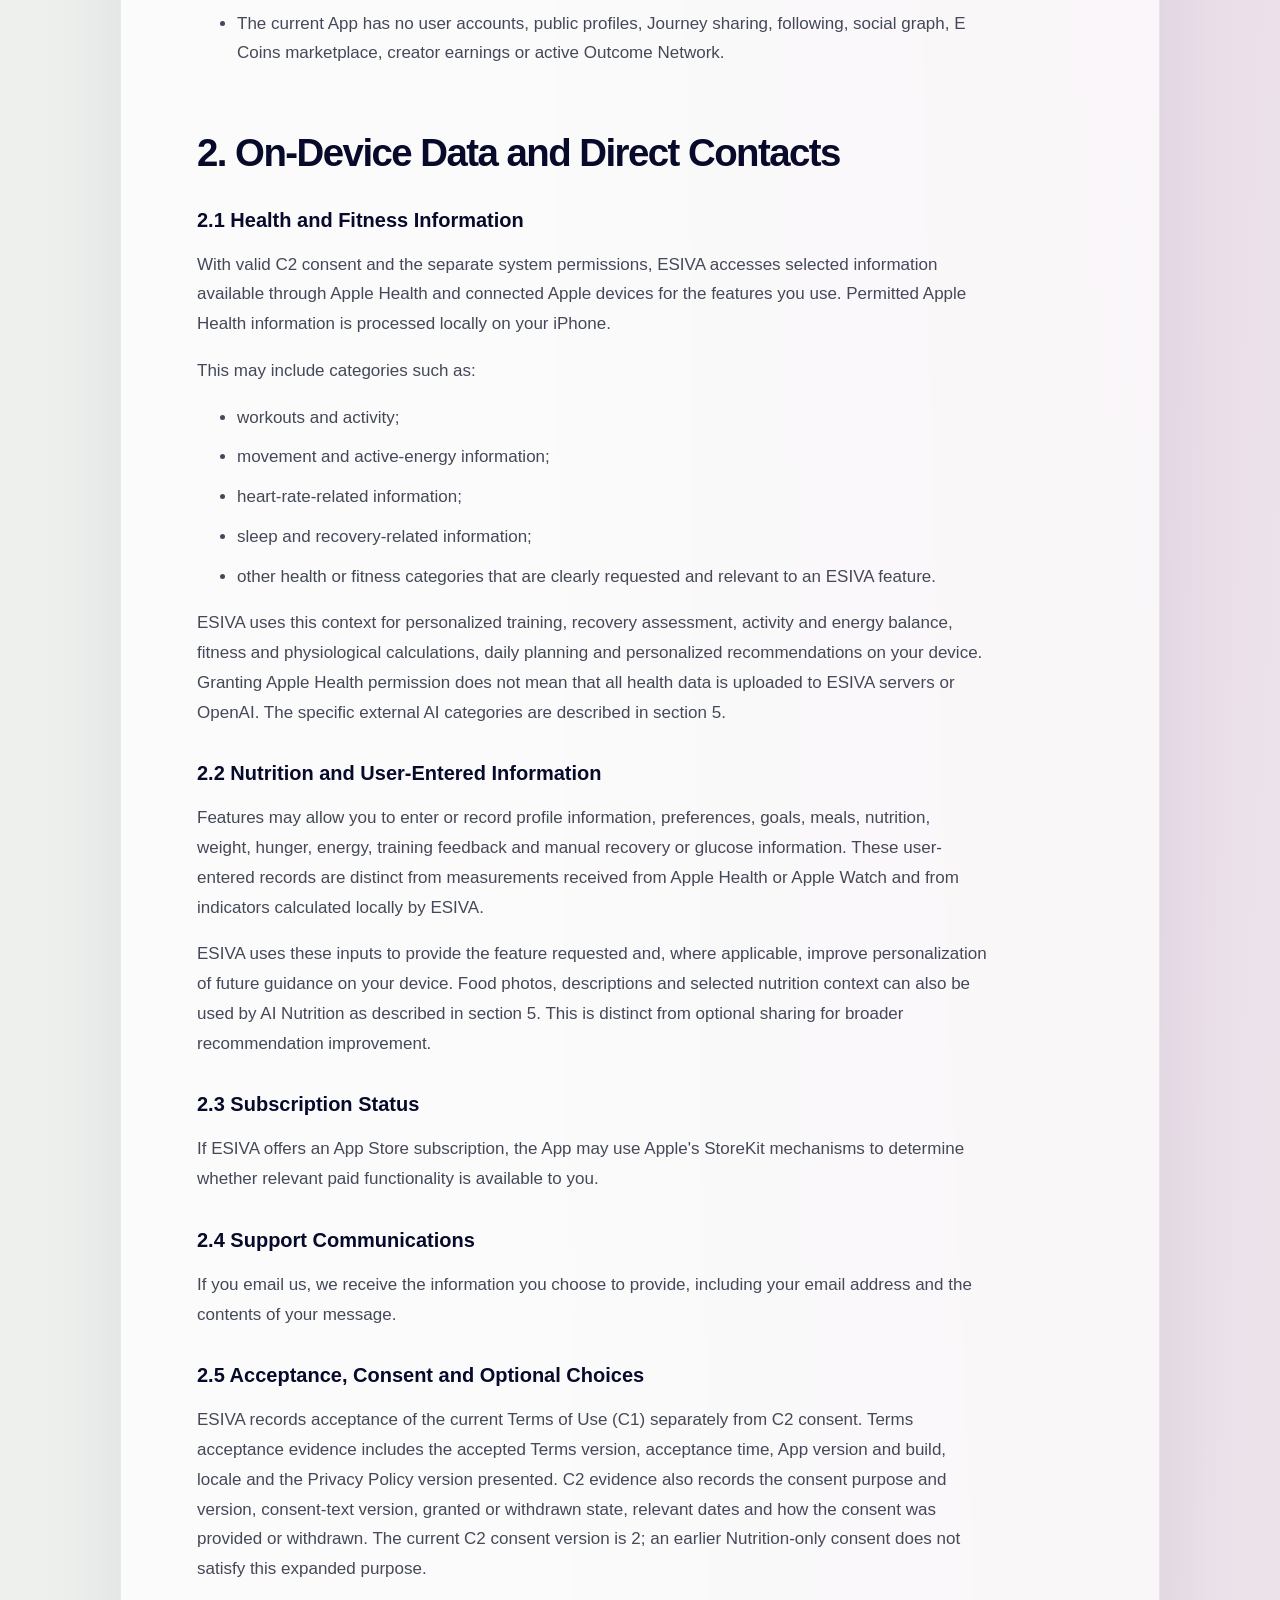
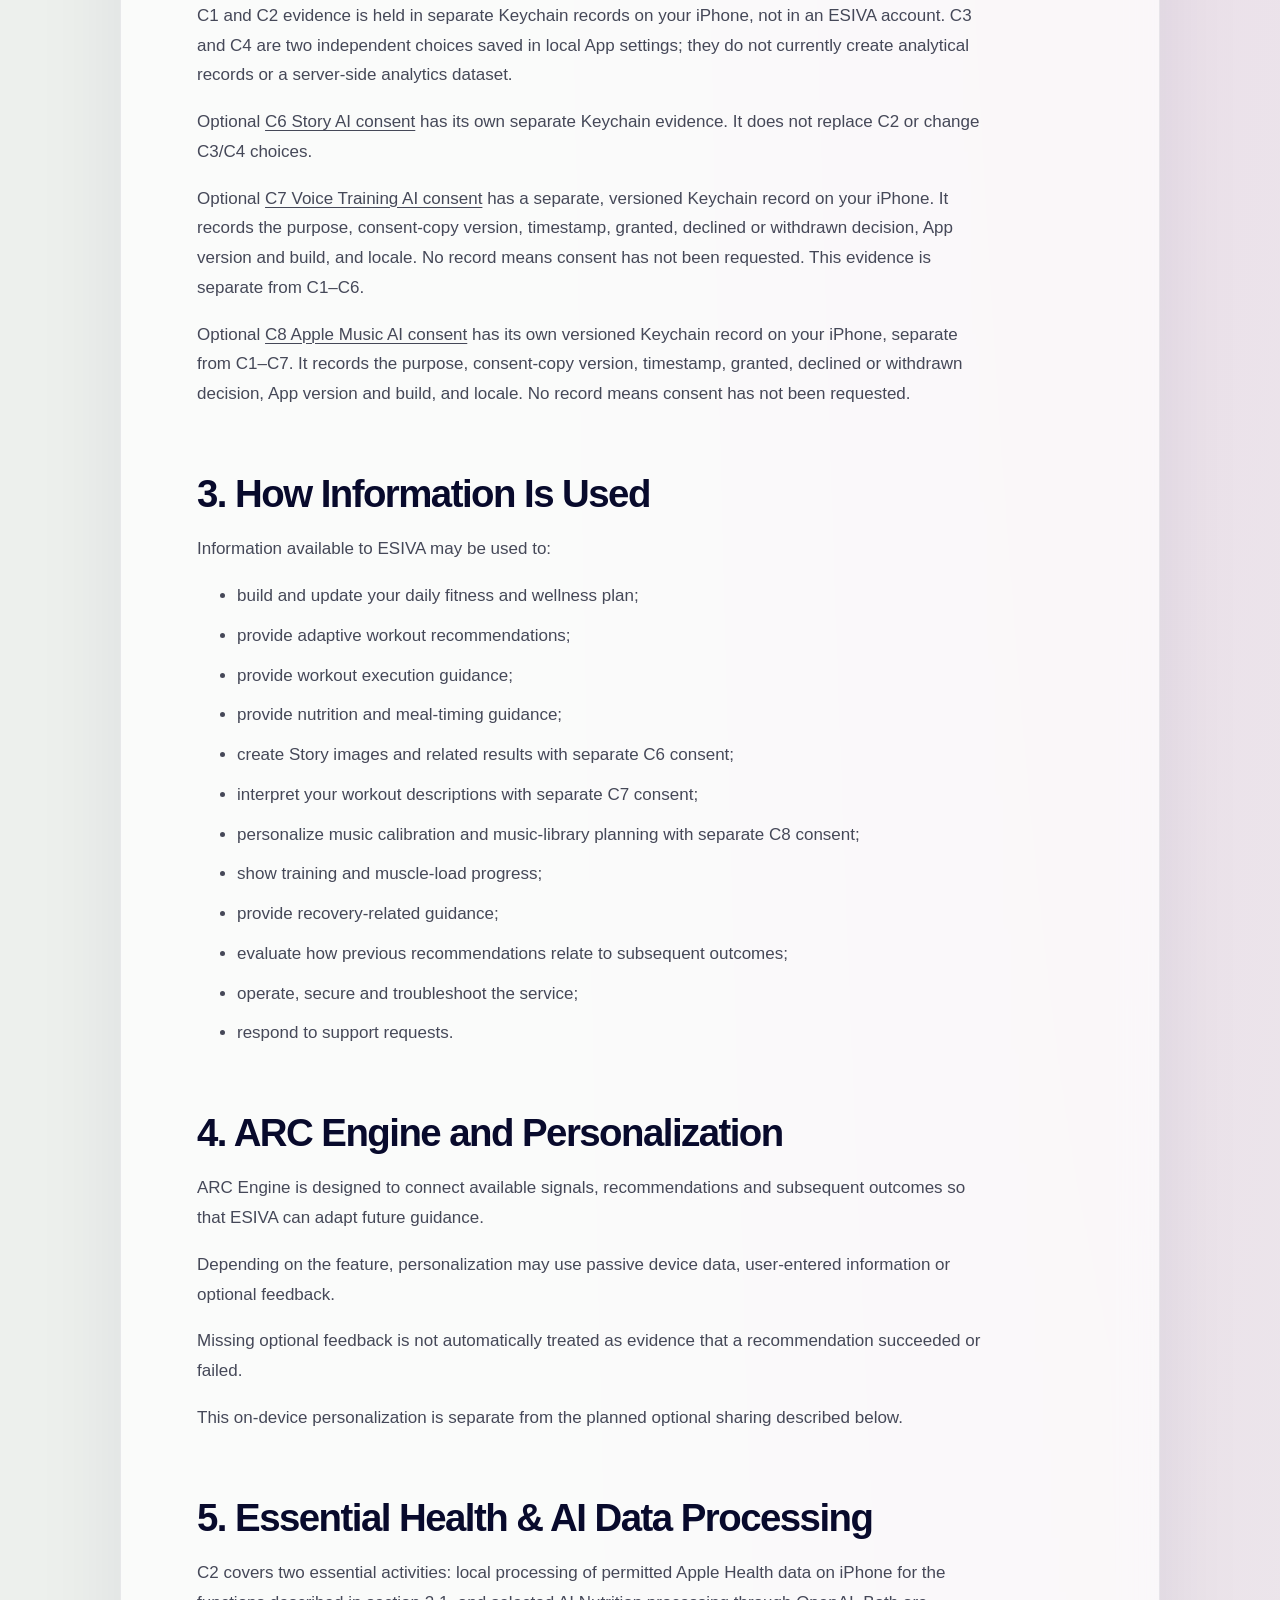
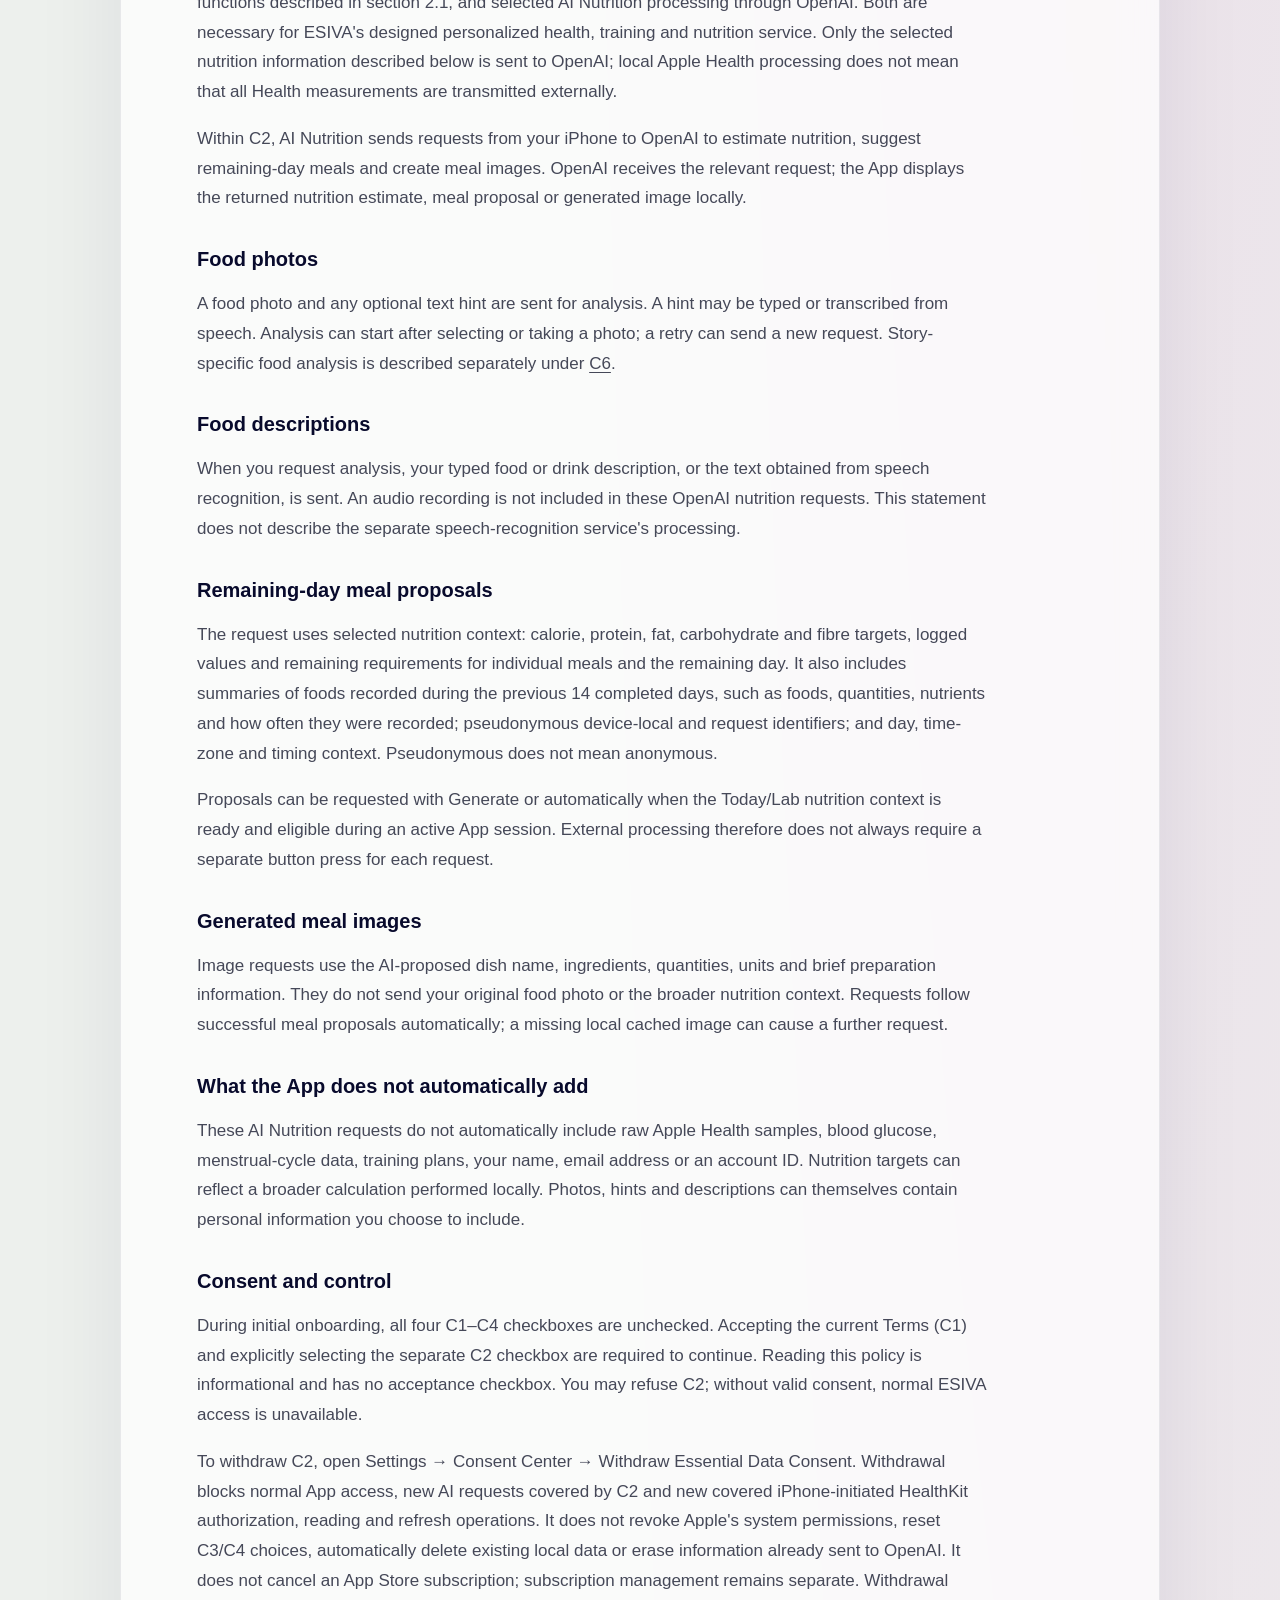
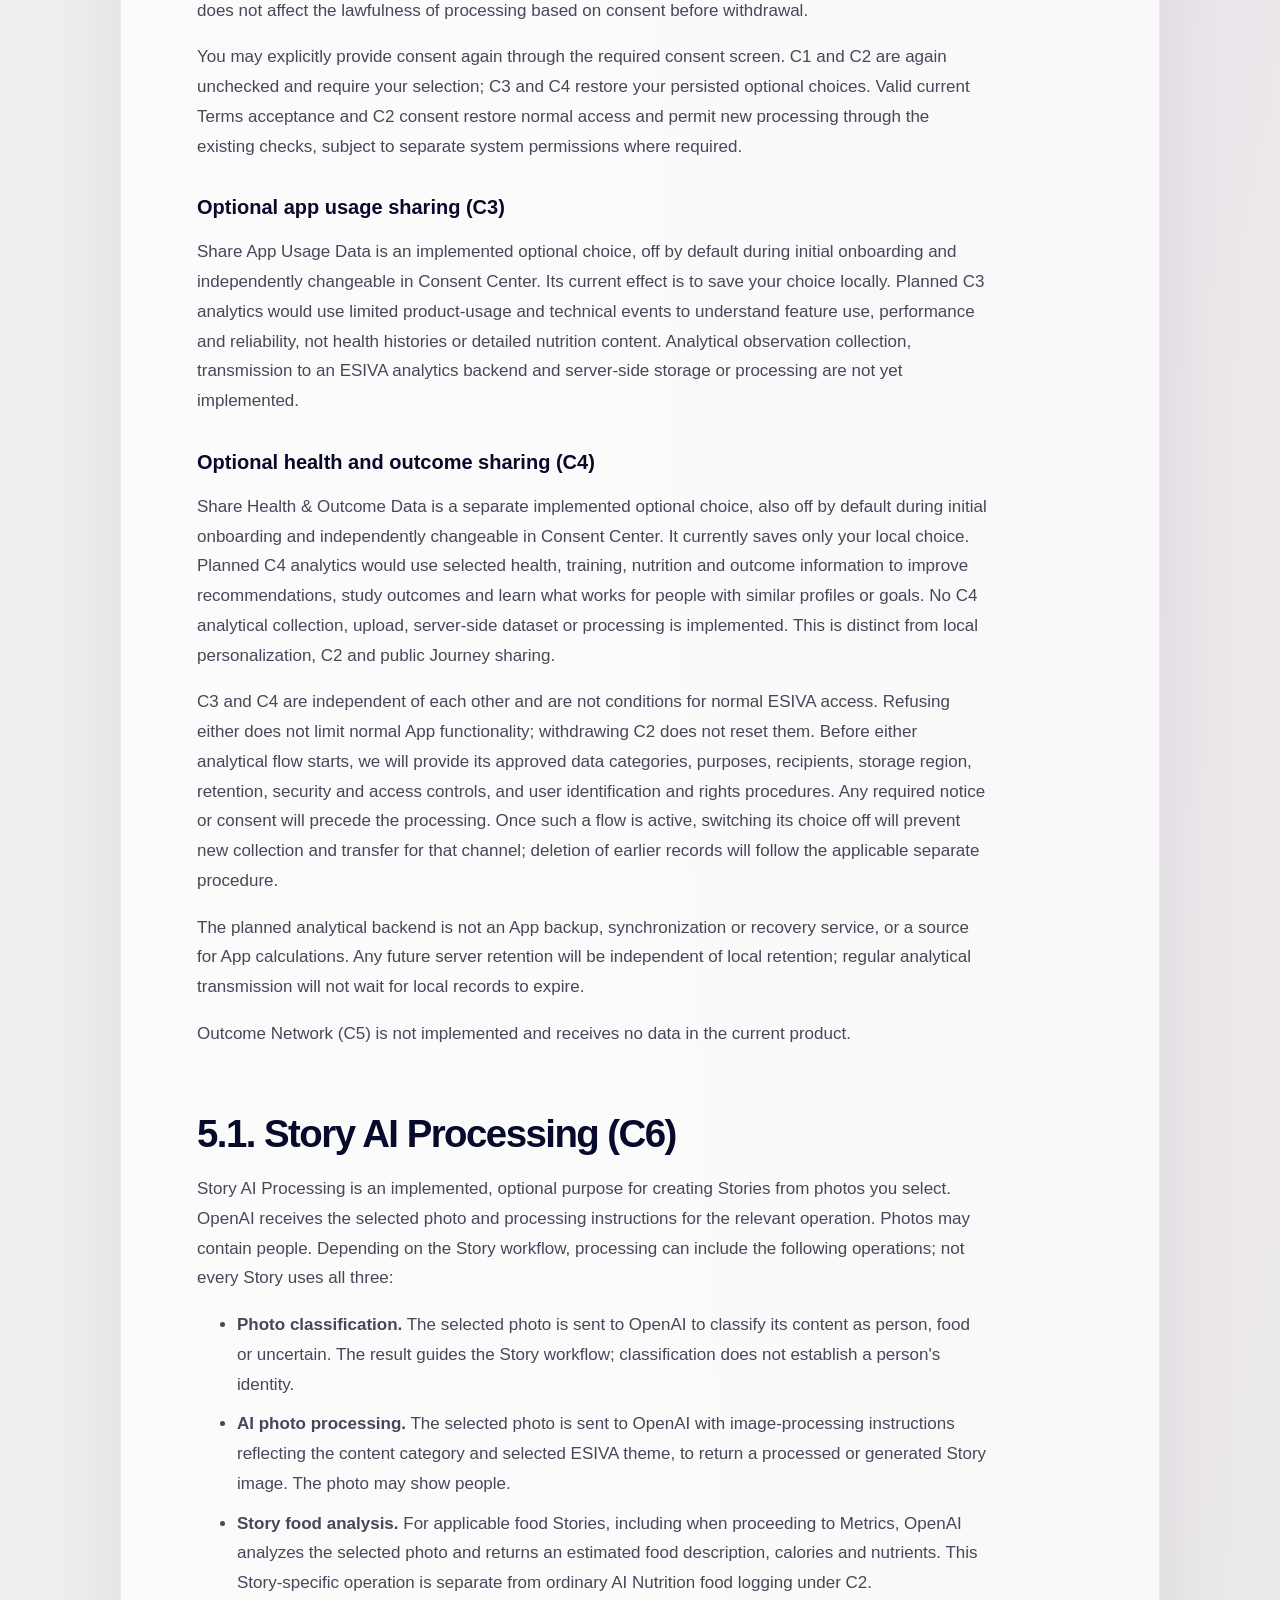
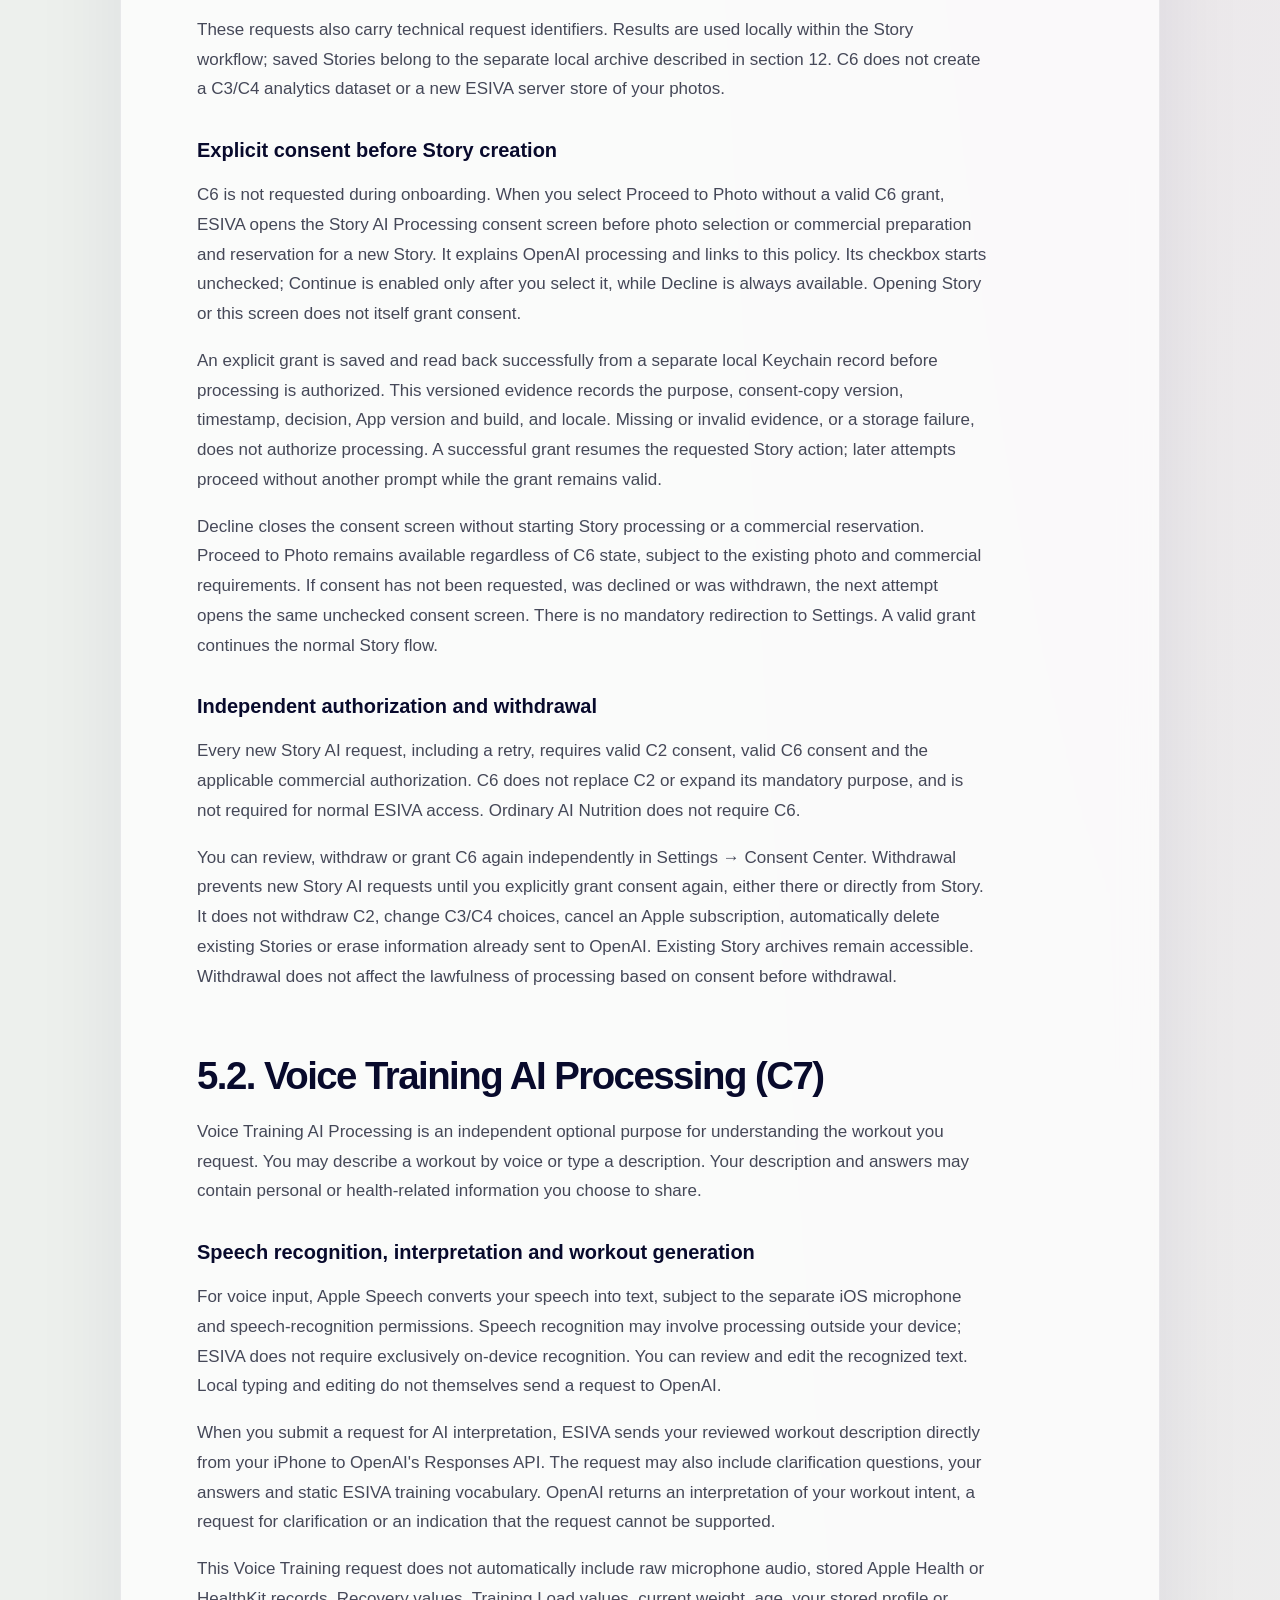
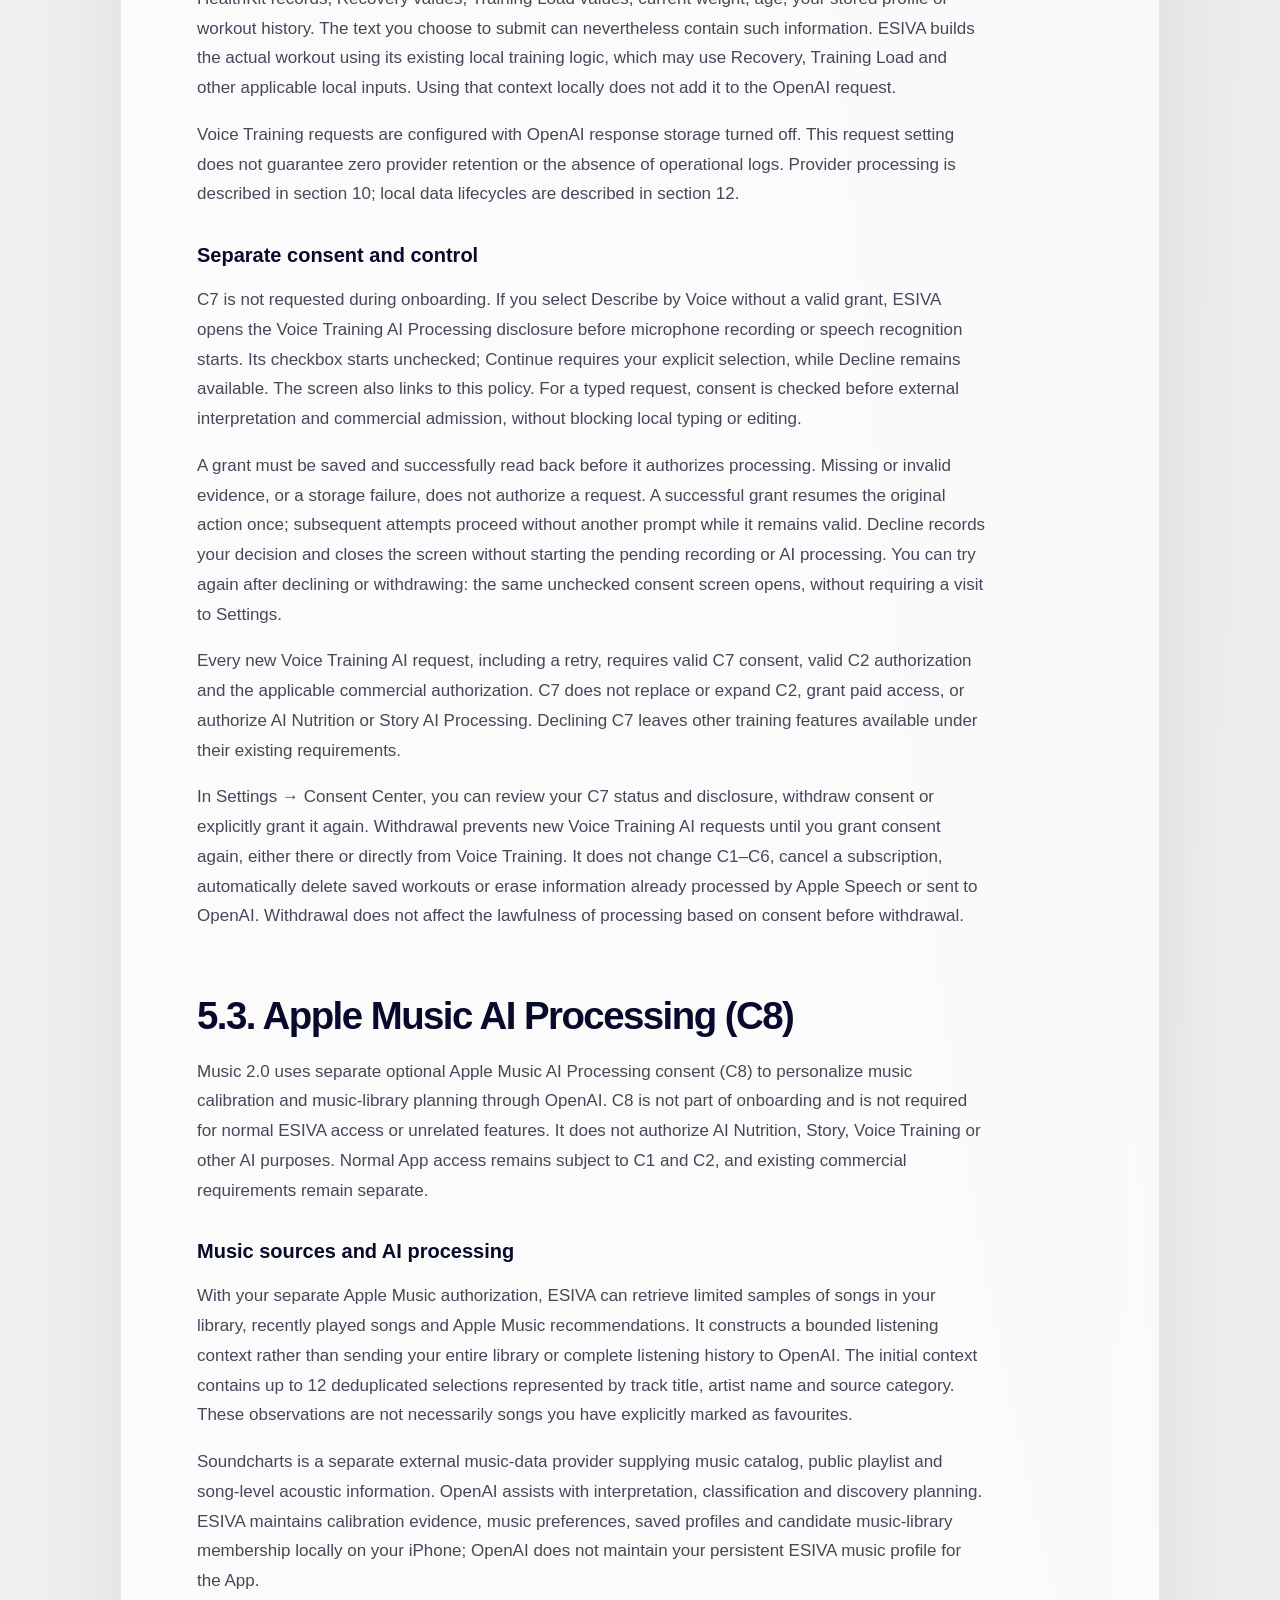
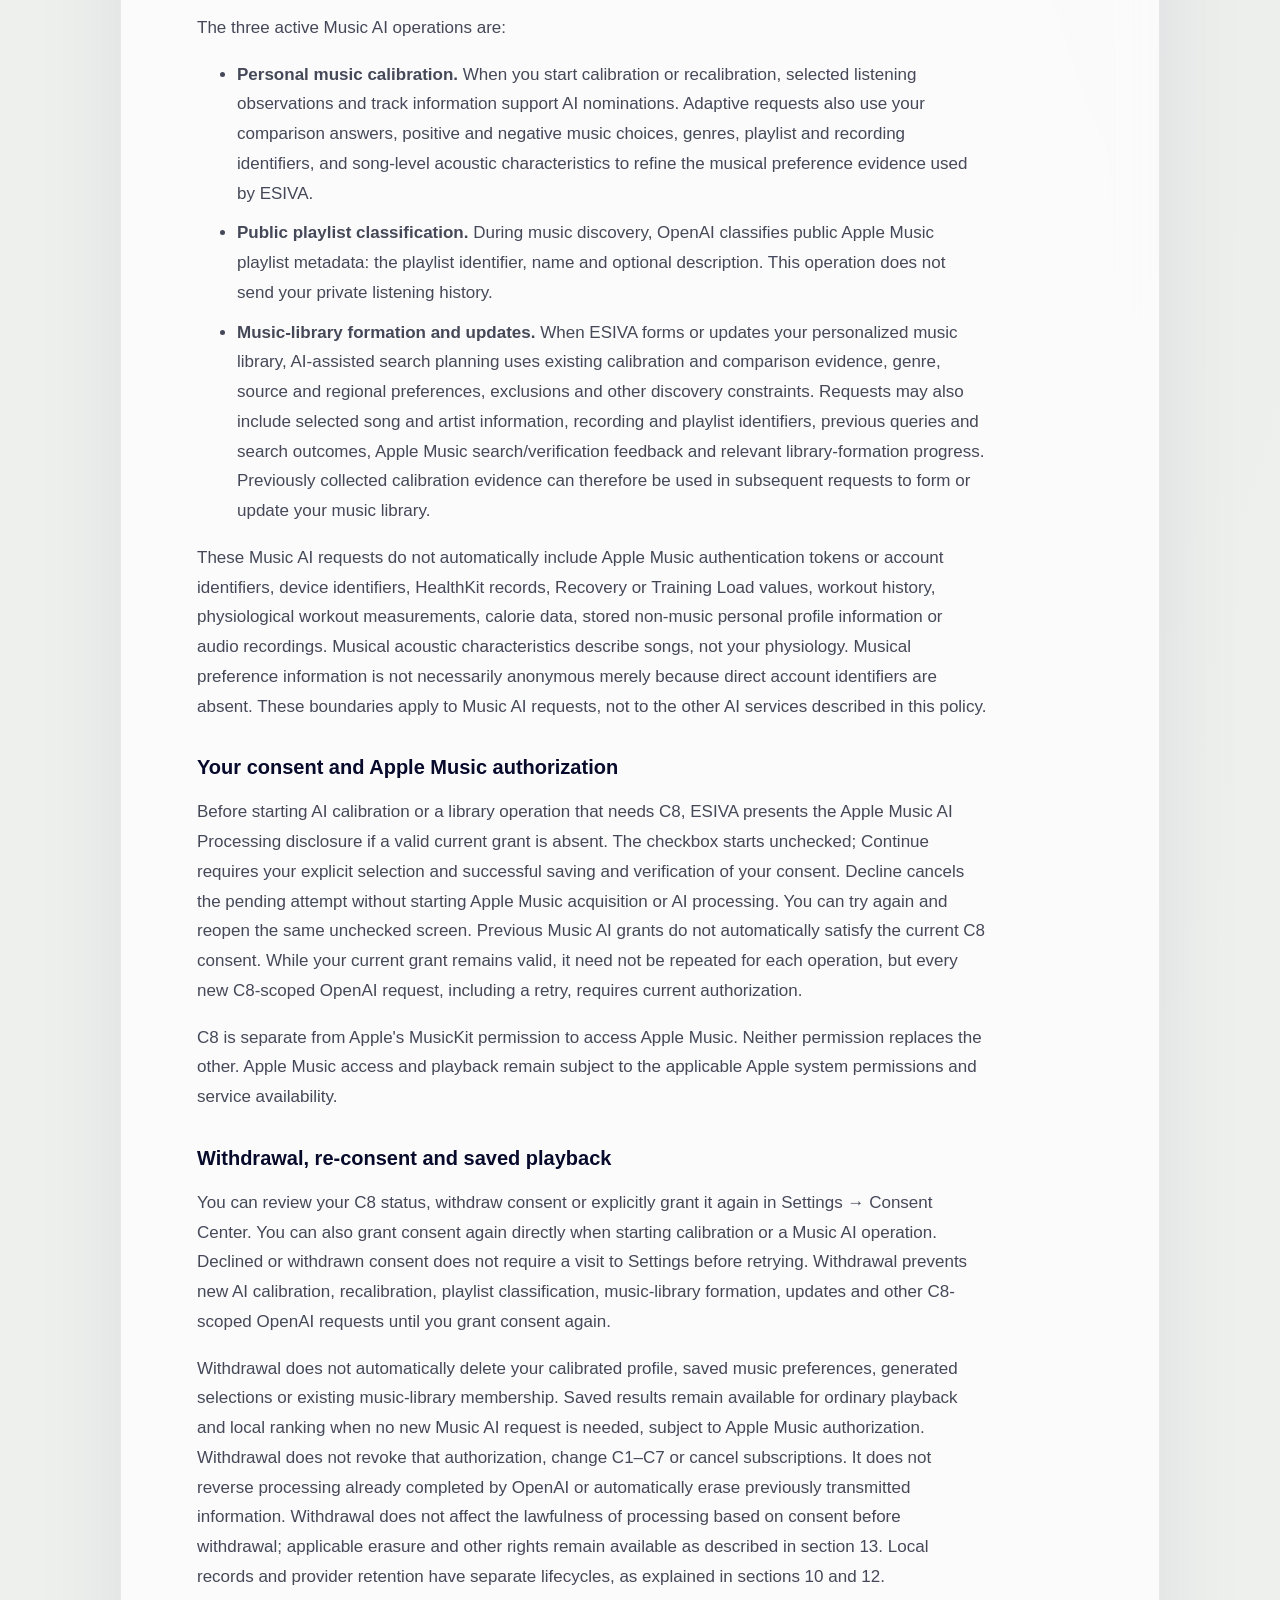
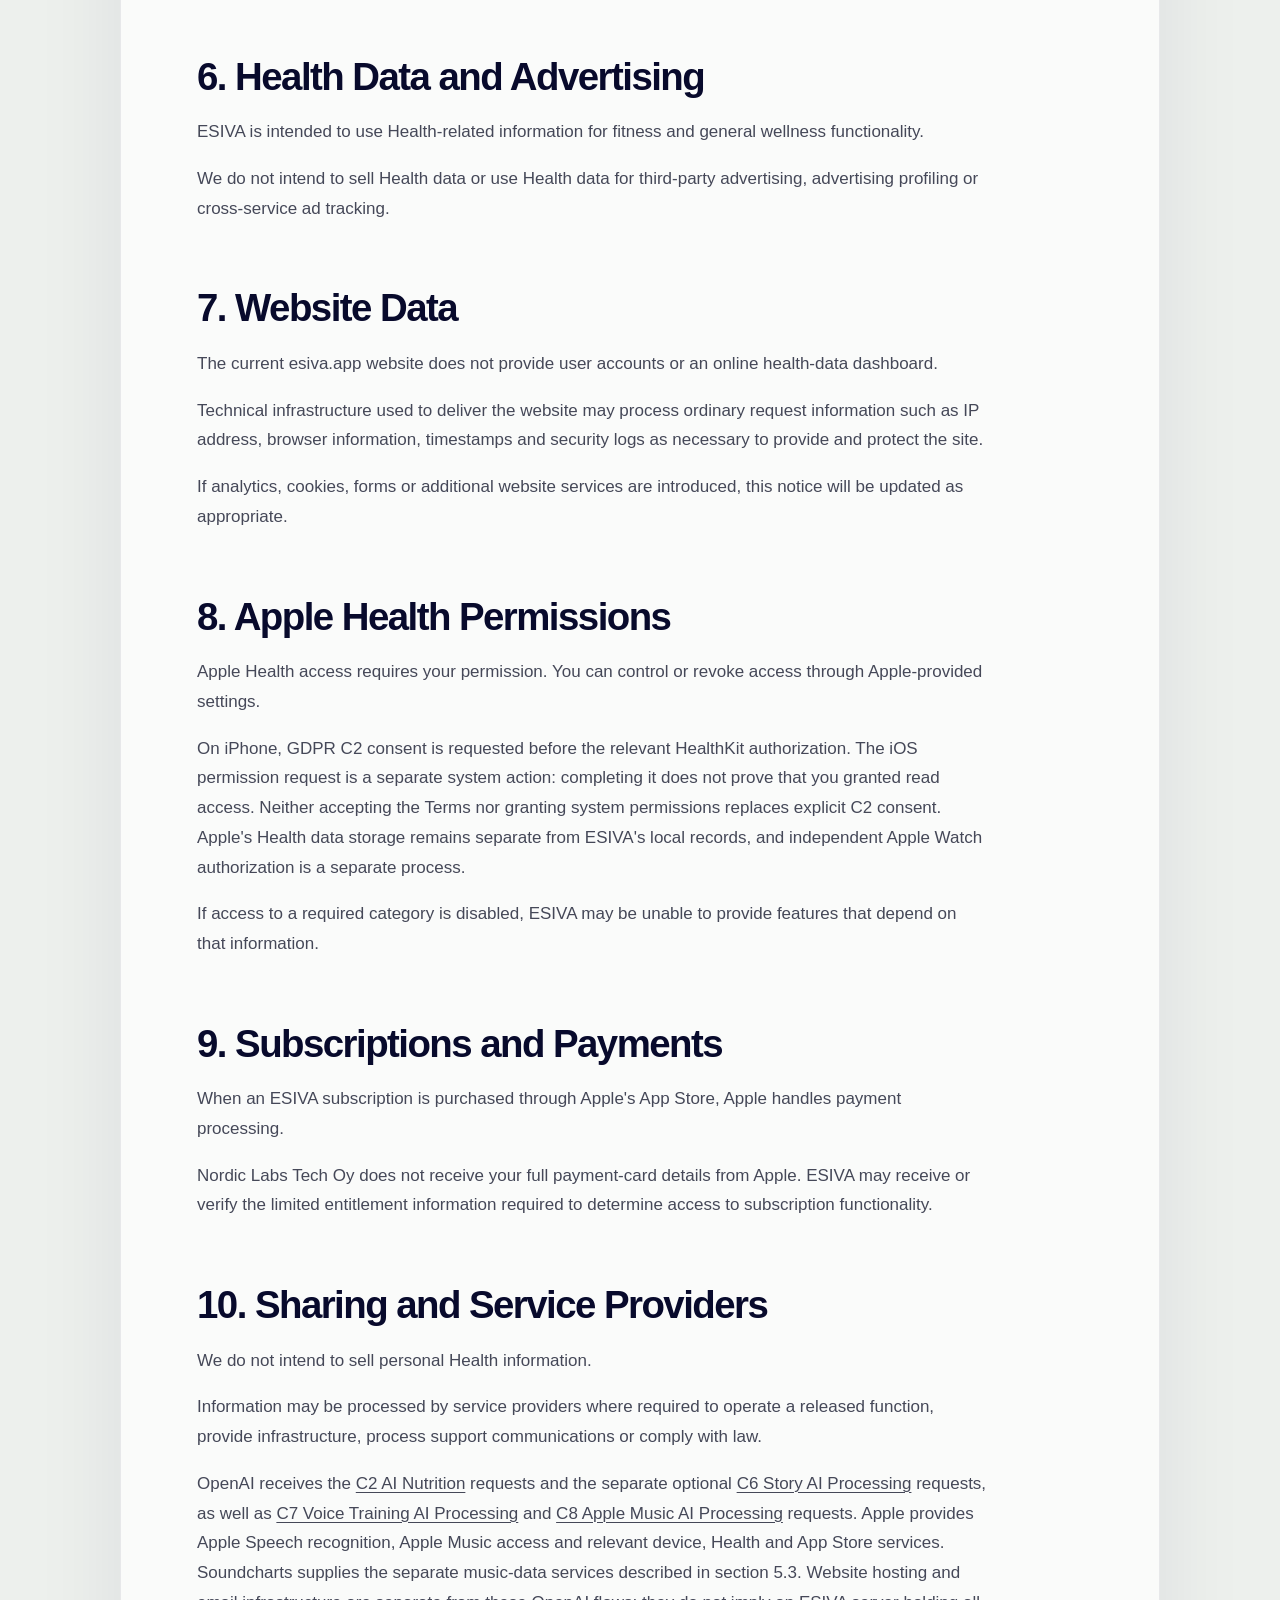
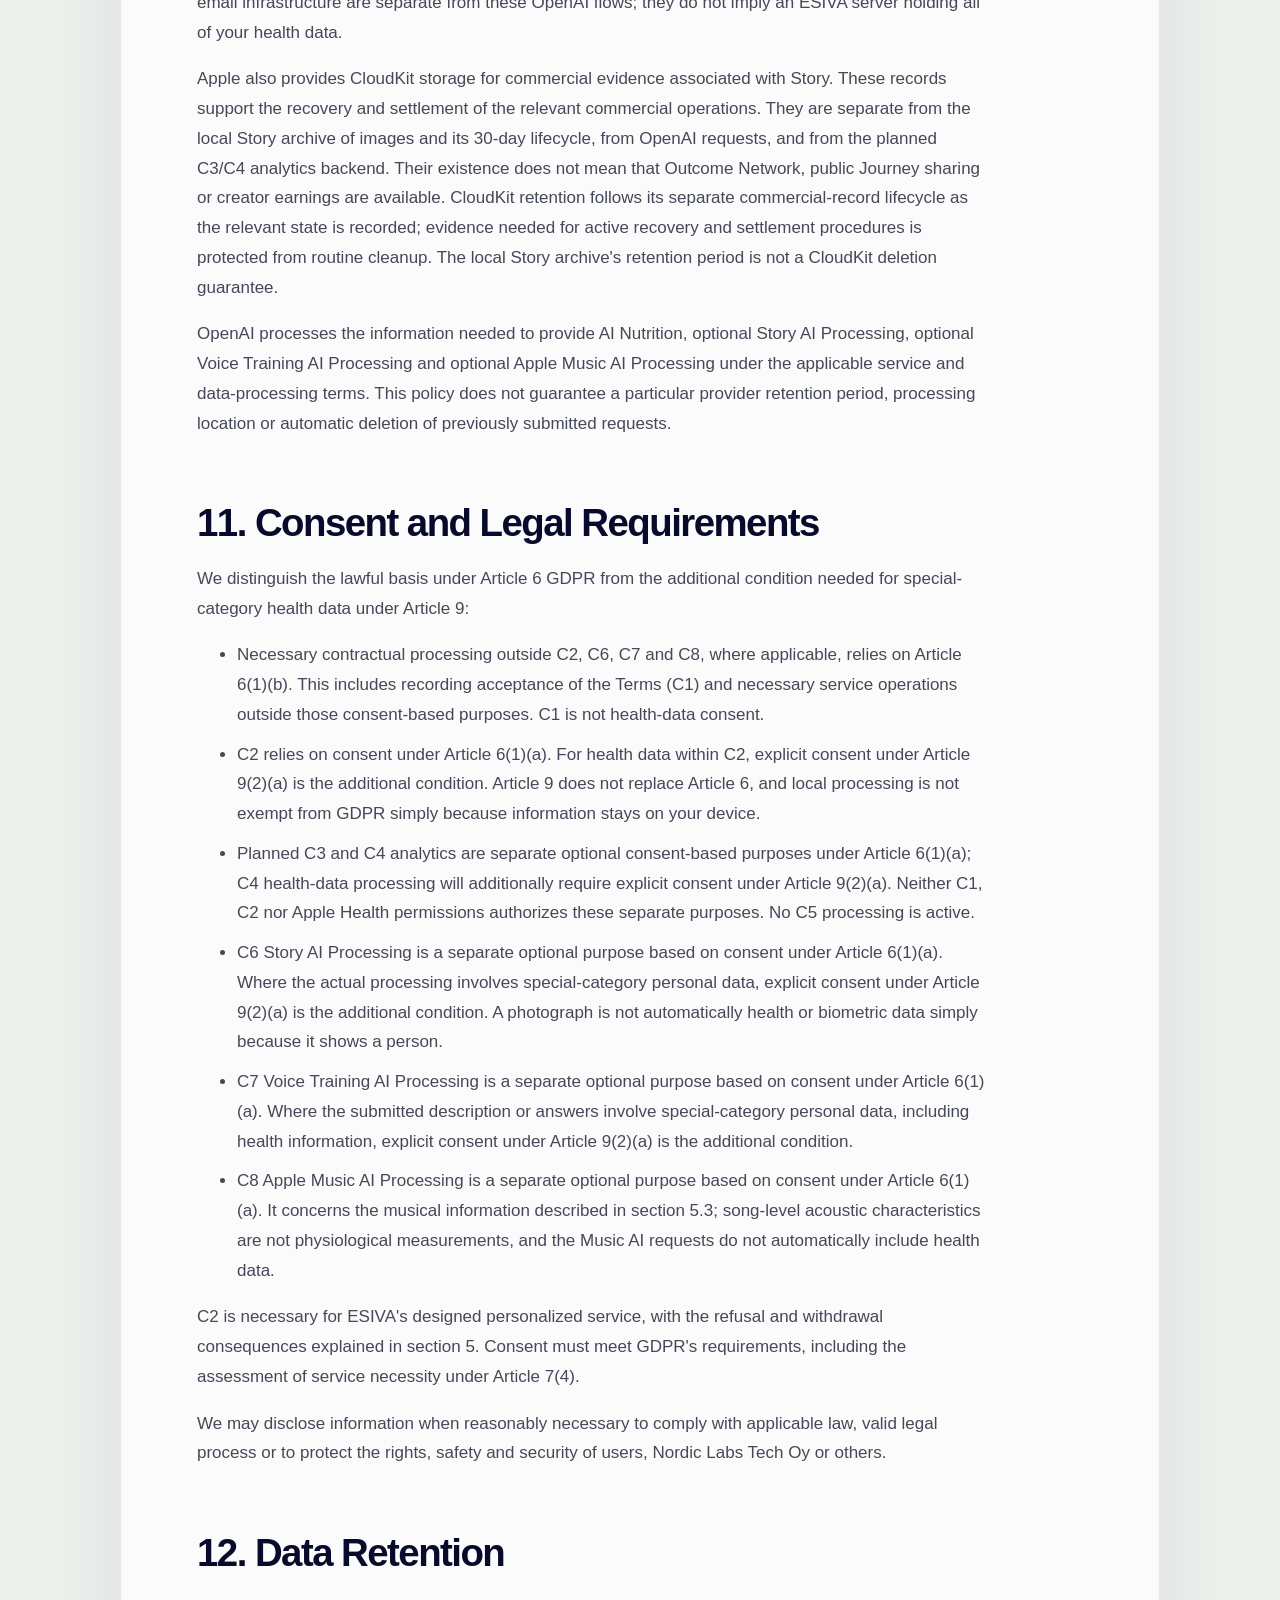
<file: privacy/index.html>
<!doctype html>
<html lang="en">
<head>
  <meta charset="utf-8">
  <meta name="viewport" content="width=device-width, initial-scale=1">

  <title>Privacy Policy — ESIVA</title>

  <meta
    name="description"
    content="Privacy Policy for ESIVA and esiva.app."
  >

  <link rel="canonical" href="https://esiva.app/privacy/">
  <link rel="icon" type="image/svg+xml" href="/assets/images/brand/esiva-favicon.svg?v=20261108">
  <link rel="apple-touch-icon" sizes="180x180" href="/assets/images/brand/apple-touch-icon.png">
  <link rel="stylesheet" href="/assets/css/styles.css?v=mobile-menu">

  <style>
    .legal-copy .retention-table {
      width: 100%;
      max-width: 790px;
      margin: 24px 0;
      border-collapse: collapse;
      table-layout: fixed;
      color: #454858;
      font-size: 16px;
      line-height: 1.65;
    }

    .retention-table th,
    .retention-table td {
      padding: 14px 12px;
      border: 1px solid rgba(8,10,44,.12);
      text-align: left;
      vertical-align: top;
      overflow-wrap: anywhere;
    }

    .retention-table th:first-child { width: 30%; }
    .retention-table thead { background: rgba(110,86,207,.06); }

    @media (max-width: 700px) {
      .legal-copy .retention-table { font-size: 15px; }
      .retention-table th:first-child { width: 40%; }
      .retention-table th,
      .retention-table td { padding: 10px 8px; }
    }
  </style>
  <link rel="stylesheet" href="/assets/css/site-chrome.css?v=mobile-menu">
  <script defer src="/assets/js/site-menu.js?v=1"></script>
</head>

<body class="info-page">

<header class="site-header">
  <a class="brand" href="/?v=20261108-nav" aria-label="ESIVA home">
    <img src="/assets/images/brand/esiva-logo.jpg" alt="" width="30" height="30">
    <span>ESIVA</span>
  </a>
  <button class="site-menu-toggle" type="button" aria-expanded="false" aria-controls="site-navigation">
    <svg width="18" height="18" viewBox="0 0 24 24" fill="none" stroke="currentColor" stroke-width="1.6" stroke-linecap="round" aria-hidden="true">
      <path d="M4 6h16M4 12h16M4 18h16"/>
    </svg>
    Menu
  </button>
  <nav class="site-nav" id="site-navigation" aria-label="Main navigation">
    <a href="/?v=20261108-nav">Product</a>
    <a href="/instructions/">Instructions</a>
    <a href="/merch/?v=20261108-merch">Merch Shop</a>
    <a href="/faq/?v=20261108-nav">FAQ</a>
    <a href="/terms/?v=20261108-nav">Terms</a>
    <a href="/privacy/?v=20261108-nav" aria-current="page">Privacy</a>
    <a href="/support/?v=20261108-nav">Contact</a>
  </nav>
</header>

<main class="info-main">

<article class="info-article legal-copy">

  <div class="info-eyebrow">PRIVACY</div>

  <h1>Privacy Policy</h1>

  <p class="updated">
    Version 1.0 · Effective date: To be set at release
  </p>

  <p>
    Nordic Labs Tech Oy is responsible for ESIVA and is the controller for
    personal data it processes in connection with ESIVA. This Privacy Policy
    covers the esiva.app website and the current ESIVA application. Privacy
    contact: <a href="mailto:support@esiva.app">support@esiva.app</a>.
  </p>

  <p>
    ESIVA is currently in development. This policy describes the application
    planned for public release. It distinguishes the existing essential local
    Apple Health and external AI Nutrition processing, and the existing
    optional Story AI Processing, Voice Training AI Processing and Apple Music
    AI Processing, from
    planned optional analytics, which are not yet operating.
  </p>

  <h2>1. Plain-English Summary</h2>

  <ul>
    <li>
      ESIVA is designed to use health and fitness information to provide
      fitness and general wellness features — not advertising.
    </li>

    <li>
      We do not intend to sell Health data or use it for advertising.
    </li>

    <li>
      Apple Health permissions remain under your control.
    </li>

    <li>
      App Store billing is handled by Apple when an Apple subscription is used.
    </li>

    <li>
      Core planning uses information on your device. AI Nutrition sends the
      selected categories described below to OpenAI; it is not entirely
      on-device.
    </li>

    <li>
      Essential Health &amp; AI Data Processing consent (C2, version 2) is
      required for normal App access. It covers permitted Apple Health data
      processed locally on iPhone and selected nutrition information sent to
      OpenAI. Refusal or withdrawal blocks normal access and new covered
      processing, but does not automatically delete data or cancel subscriptions.
    </li>

    <li>
      <a href="#story-ai-processing">Story AI Processing (C6)</a> is a separate
      optional purpose: selected photos are sent to OpenAI for Story creation.
      You can decline or withdraw it without losing access to other ESIVA
      features or existing Story archives.
    </li>

    <li>
      <a href="#voice-training-ai-processing">Voice Training AI Processing (C7)</a>
      is optional. Apple Speech converts voice input to text and may process
      it outside your device. OpenAI interprets your reviewed workout
      description; ESIVA builds the workout locally. Declining C7 does not
      disable other training features.
    </li>

    <li>
      <a href="#apple-music-ai-processing">Apple Music AI Processing (C8)</a>
      is optional. Selected musical information is sent to OpenAI for music
      calibration, public playlist classification and personalized music-library
      planning. Withdrawal stops new Music AI processing; saved selections
      remain available for playback when no new AI request is needed.
    </li>

    <li>
      App-usage and health/outcome analytics are separate optional choices
      (C3 and C4), both off during initial onboarding. Their controls exist;
      analytical collection, transmission and server processing do not yet operate.
    </li>

    <li>
      The current App has no user accounts, public profiles, Journey sharing,
      following, social graph, E Coins marketplace, creator earnings or active
      Outcome Network.
    </li>
  </ul>

  <h2>2. On-Device Data and Direct Contacts</h2>

  <h3>2.1 Health and Fitness Information</h3>

  <p>
    With valid C2 consent and the separate system permissions, ESIVA accesses
    selected information available through Apple Health and connected Apple
    devices for the features you use. Permitted Apple Health information is
    processed locally on your iPhone.
  </p>

  <p>This may include categories such as:</p>

  <ul>
    <li>workouts and activity;</li>
    <li>movement and active-energy information;</li>
    <li>heart-rate-related information;</li>
    <li>sleep and recovery-related information;</li>
    <li>
      other health or fitness categories that are clearly requested and
      relevant to an ESIVA feature.
    </li>
  </ul>

  <p>
    ESIVA uses this context for personalized training, recovery assessment,
    activity and energy balance, fitness and physiological calculations,
    daily planning and personalized recommendations on your device.
    Granting Apple Health permission does not mean that all health data is
    uploaded to ESIVA servers or OpenAI. The specific external AI categories
    are described in section 5.
  </p>

  <h3>2.2 Nutrition and User-Entered Information</h3>

  <p>
    Features may allow you to enter or record profile information, preferences,
    goals, meals, nutrition, weight, hunger, energy, training feedback and
    manual recovery or glucose information. These user-entered records are
    distinct from measurements received from Apple Health or Apple Watch and
    from indicators calculated locally by ESIVA.
  </p>

  <p>
    ESIVA uses these inputs to provide the feature requested and, where
    applicable, improve personalization of future guidance on your device.
    Food photos, descriptions and selected nutrition context can also be used
    by AI Nutrition as described in section 5. This is distinct from optional
    sharing for broader recommendation improvement.
  </p>

  <h3>2.3 Subscription Status</h3>

  <p>
    If ESIVA offers an App Store subscription, the App may use Apple's StoreKit
    mechanisms to determine whether relevant paid functionality is available
    to you.
  </p>

  <h3>2.4 Support Communications</h3>

  <p>
    If you email us, we receive the information you choose to provide,
    including your email address and the contents of your message.
  </p>

  <h3>2.5 Acceptance, Consent and Optional Choices</h3>

  <p>
    ESIVA records acceptance of the current Terms of Use (C1) separately from
    C2 consent. Terms acceptance evidence includes the accepted Terms version,
    acceptance time, App version and build, locale and the Privacy Policy
    version presented. C2 evidence also records the consent purpose and version,
    consent-text version, granted or withdrawn state, relevant dates and how
    the consent was provided or withdrawn. The current C2 consent version is 2;
    an earlier Nutrition-only consent does not satisfy this expanded purpose.
  </p>

  <p>
    C1 and C2 evidence is held in separate Keychain records on your iPhone,
    not in an ESIVA account. C3 and C4 are two independent choices saved in
    local App settings; they do not currently create analytical records or a
    server-side analytics dataset.
  </p>

  <p>
    Optional <a href="#story-ai-processing">C6 Story AI consent</a> has its own
    separate Keychain evidence. It does not replace C2 or change C3/C4 choices.
  </p>

  <p>
    Optional <a href="#voice-training-ai-processing">C7 Voice Training AI consent</a>
    has a separate, versioned Keychain record on your iPhone. It records the
    purpose, consent-copy version, timestamp, granted, declined or withdrawn
    decision, App version and build, and locale. No record means consent has
    not been requested. This evidence is separate from C1–C6.
  </p>

  <p>
    Optional <a href="#apple-music-ai-processing">C8 Apple Music AI consent</a>
    has its own versioned Keychain record on your iPhone, separate from C1–C7.
    It records the purpose, consent-copy version, timestamp, granted, declined
    or withdrawn decision, App version and build, and locale. No record means
    consent has not been requested.
  </p>

  <h2>3. How Information Is Used</h2>

  <p>Information available to ESIVA may be used to:</p>

  <ul>
    <li>build and update your daily fitness and wellness plan;</li>
    <li>provide adaptive workout recommendations;</li>
    <li>provide workout execution guidance;</li>
    <li>provide nutrition and meal-timing guidance;</li>
    <li>create Story images and related results with separate C6 consent;</li>
    <li>interpret your workout descriptions with separate C7 consent;</li>
    <li>personalize music calibration and music-library planning with separate C8 consent;</li>
    <li>show training and muscle-load progress;</li>
    <li>provide recovery-related guidance;</li>
    <li>
      evaluate how previous recommendations relate to subsequent outcomes;
    </li>
    <li>operate, secure and troubleshoot the service;</li>
    <li>respond to support requests.</li>
  </ul>

  <h2>4. ARC Engine and Personalization</h2>

  <p>
    ARC Engine is designed to connect available signals, recommendations and
    subsequent outcomes so that ESIVA can adapt future guidance.
  </p>

  <p>
    Depending on the feature, personalization may use passive device data,
    user-entered information or optional feedback.
  </p>

  <p>
    Missing optional feedback is not automatically treated as evidence that a
    recommendation succeeded or failed.
  </p>

  <p>
    This on-device personalization is separate from the planned optional
    sharing described below.
  </p>

  <h2 id="ai-nutrition-processing" style="scroll-margin-top: 6rem;"><span id="ai-nutrition" style="scroll-margin-top: 6rem;">5. Essential Health &amp; AI Data Processing</span></h2>

  <p>
    C2 covers two essential activities: local processing of permitted Apple
    Health data on iPhone for the functions described in section 2.1, and
    selected AI Nutrition processing through OpenAI. Both are necessary for
    ESIVA's designed personalized health, training and nutrition service.
    Only the selected nutrition information described below is sent to OpenAI;
    local Apple Health processing does not mean that all Health measurements
    are transmitted externally.
  </p>

  <p>
    Within C2, AI Nutrition sends requests from your iPhone to OpenAI to
    estimate nutrition, suggest remaining-day meals and create meal images.
    OpenAI receives the relevant request; the App displays the returned
    nutrition estimate, meal proposal or generated image locally.
  </p>

  <h3>Food photos</h3>

  <p>
    A food photo and any optional text hint are sent for analysis. A hint may
    be typed or transcribed from speech. Analysis can start after selecting or
    taking a photo; a retry can send a new request. Story-specific food
    analysis is described separately under <a href="#story-ai-processing">C6</a>.
  </p>

  <h3>Food descriptions</h3>

  <p>
    When you request analysis, your typed food or drink description, or the
    text obtained from speech recognition, is sent. An audio recording is not
    included in these OpenAI nutrition requests. This statement does not
    describe the separate speech-recognition service's processing.
  </p>

  <h3>Remaining-day meal proposals</h3>

  <p>
    The request uses selected nutrition context: calorie, protein, fat,
    carbohydrate and fibre targets, logged values and remaining requirements
    for individual meals and the remaining day. It also includes summaries
    of foods recorded during the previous 14 completed days, such as foods,
    quantities, nutrients and how often they were recorded; pseudonymous
    device-local and request identifiers; and day, time-zone and timing
    context. Pseudonymous does not mean anonymous.
  </p>

  <p>
    Proposals can be requested with Generate or automatically when the
    Today/Lab nutrition context is ready and eligible during an active App
    session. External processing therefore does not always require a separate
    button press for each request.
  </p>

  <h3>Generated meal images</h3>

  <p>
    Image requests use the AI-proposed dish name, ingredients, quantities,
    units and brief preparation information. They do not send your original
    food photo or the broader nutrition context. Requests follow successful
    meal proposals automatically; a missing local cached image can cause a
    further request.
  </p>

  <h3>What the App does not automatically add</h3>

  <p>
    These AI Nutrition requests do not automatically include raw Apple
    Health samples, blood glucose, menstrual-cycle data, training plans, your
    name, email address or an account ID. Nutrition targets can reflect a
    broader calculation performed locally. Photos, hints and descriptions can
    themselves contain personal information you choose to include.
  </p>

  <h3 id="consent-controls" style="scroll-margin-top: 6rem;">Consent and control</h3>

  <p>
    During initial onboarding, all four C1–C4 checkboxes are unchecked.
    Accepting the current Terms (C1) and explicitly selecting the separate
    C2 checkbox are required to continue. Reading this policy is informational
    and has no acceptance checkbox. You may refuse C2; without valid consent,
    normal ESIVA access is unavailable.
  </p>

  <p>
    To withdraw C2, open Settings → Consent Center → Withdraw Essential Data
    Consent. Withdrawal blocks normal App access, new AI requests covered by C2 and new
    covered iPhone-initiated HealthKit authorization, reading and refresh
    operations. It does not revoke Apple's system permissions, reset C3/C4
    choices, automatically delete existing local data or erase information
    already sent to OpenAI. It does not cancel an App Store subscription;
    subscription management remains separate.
    Withdrawal does not affect the lawfulness of processing based on consent
    before withdrawal.
  </p>

  <p>
    You may explicitly provide consent again through the required consent
    screen. C1 and C2 are again unchecked and require your selection; C3 and
    C4 restore your persisted optional choices. Valid current Terms acceptance
    and C2 consent restore normal access and permit new processing through the
    existing checks, subject to separate system permissions where required.
  </p>

  <h3 id="app-usage-data" style="scroll-margin-top: 6rem;">Optional app usage sharing (C3)</h3>

  <p>
    Share App Usage Data is an implemented optional choice, off by default
    during initial onboarding and independently changeable in Consent Center.
    Its current effect is to save your choice locally. Planned C3 analytics
    would use limited product-usage and technical events to understand feature
    use, performance and reliability, not health histories or detailed
    nutrition content. Analytical observation collection, transmission to an
    ESIVA analytics backend and server-side storage or processing are not yet
    implemented.
  </p>

  <h3 id="health-outcome-data" style="scroll-margin-top: 6rem;">Optional health and outcome sharing (C4)</h3>

  <p>
    Share Health &amp; Outcome Data is a separate implemented optional choice,
    also off by default during initial onboarding and independently changeable
    in Consent Center. It currently saves only your local choice. Planned C4
    analytics would use selected health, training, nutrition and outcome
    information to improve recommendations, study outcomes and learn what
    works for people with similar profiles or goals. No C4 analytical
    collection, upload, server-side dataset or processing is implemented.
    This is distinct from local personalization, C2 and public Journey sharing.
  </p>

  <p>
    C3 and C4 are independent of each other and are not conditions for normal
    ESIVA access. Refusing either does not limit normal App functionality;
    withdrawing C2 does not reset them. Before either analytical flow starts,
    we will provide its approved data categories, purposes, recipients,
    storage region, retention, security and access controls, and user
    identification and rights procedures. Any required notice or consent will
    precede the processing. Once such a flow is active, switching its choice
    off will prevent new collection and transfer for that channel; deletion
    of earlier records will follow the applicable separate procedure.
  </p>

  <p>
    The planned analytical backend is not an App backup, synchronization or
    recovery service, or a source for App calculations. Any future server
    retention will be independent of local retention; regular analytical
    transmission will not wait for local records to expire.
  </p>

  <p>
    Outcome Network (C5) is not implemented and receives no data in the
    current product.
  </p>

  <h2 id="story-ai-processing" style="scroll-margin-top: 6rem;">5.1. Story AI Processing (C6)</h2>

  <p>
    Story AI Processing is an implemented, optional purpose for creating
    Stories from photos you select. OpenAI receives the selected photo and
    processing instructions for the relevant operation. Photos may contain
    people. Depending on the Story workflow, processing can include the
    following operations; not every Story uses all three:
  </p>

  <ul>
    <li>
      <strong>Photo classification.</strong> The selected photo is sent to
      OpenAI to classify its content as person, food or uncertain. The result
      guides the Story workflow; classification does not establish a person's
      identity.
    </li>
    <li>
      <strong>AI photo processing.</strong> The selected photo is sent to
      OpenAI with image-processing instructions reflecting the content
      category and selected ESIVA theme, to return a processed or generated
      Story image. The photo may show people.
    </li>
    <li>
      <strong>Story food analysis.</strong> For applicable food Stories,
      including when proceeding to Metrics, OpenAI analyzes the selected
      photo and returns an estimated food description, calories and nutrients.
      This Story-specific operation is
      separate from ordinary AI Nutrition food logging under C2.
    </li>
  </ul>

  <p>
    These requests also carry technical request identifiers. Results are
    used locally within the Story workflow; saved Stories belong to the
    separate local archive described in section 12. C6 does not create a
    C3/C4 analytics dataset or a new ESIVA server store of your photos.
  </p>

  <h3>Explicit consent before Story creation</h3>

  <p>
    C6 is not requested during onboarding. When you select Proceed to Photo
    without a valid C6 grant, ESIVA opens the Story AI Processing consent
    screen before photo selection or commercial preparation and reservation
    for a new Story. It explains OpenAI processing and links to this policy.
    Its checkbox starts unchecked; Continue is enabled only after you select
    it, while Decline is always available. Opening Story or this screen does
    not itself grant consent.
  </p>

  <p>
    An explicit grant is saved and read back successfully from a separate
    local Keychain record before processing is authorized. This versioned
    evidence records the purpose, consent-copy version, timestamp, decision,
    App version and build, and locale. Missing or invalid evidence, or a
    storage failure, does not authorize processing. A successful grant resumes
    the requested Story action; later attempts proceed without another prompt
    while the grant remains valid.
  </p>

  <p>
    Decline closes the consent screen without starting Story processing or
    a commercial reservation. Proceed to Photo remains available regardless
    of C6 state, subject to the existing photo and commercial requirements.
    If consent has not been requested, was declined or was withdrawn, the
    next attempt opens the same unchecked consent screen. There is no
    mandatory redirection to Settings. A valid grant continues the normal
    Story flow.
  </p>

  <h3>Independent authorization and withdrawal</h3>

  <p>
    Every new Story AI request, including a retry, requires valid C2 consent,
    valid C6 consent and the applicable commercial authorization. C6 does not
    replace C2 or expand its mandatory purpose, and is not required for normal
    ESIVA access. Ordinary AI Nutrition does not require C6.
  </p>

  <p>
    You can review, withdraw or grant C6 again independently in Settings →
    Consent Center. Withdrawal prevents new Story AI requests until you
    explicitly grant consent again, either there or directly from Story.
    It does not withdraw C2, change C3/C4 choices, cancel an Apple subscription,
    automatically delete existing Stories or erase information already sent
    to OpenAI. Existing Story archives remain accessible. Withdrawal does
    not affect the lawfulness of processing based on consent before withdrawal.
  </p>

  <h2 id="voice-training-ai-processing" style="scroll-margin-top: 6rem;">5.2. Voice Training AI Processing (C7)</h2>

  <p>
    Voice Training AI Processing is an independent optional purpose for
    understanding the workout you request. You may describe a workout by
    voice or type a description. Your description and answers may contain
    personal or health-related information you choose to share.
  </p>

  <h3>Speech recognition, interpretation and workout generation</h3>

  <p>
    For voice input, Apple Speech converts your speech into text, subject to
    the separate iOS microphone and speech-recognition permissions. Speech
    recognition may involve processing outside your device; ESIVA does not
    require exclusively on-device recognition. You can review and edit the
    recognized text. Local typing and editing do not themselves send a request
    to OpenAI.
  </p>

  <p>
    When you submit a request for AI interpretation, ESIVA sends your reviewed
    workout description directly from your iPhone to OpenAI's Responses API.
    The request may also include clarification questions, your answers and
    static ESIVA training vocabulary. OpenAI returns an interpretation of your
    workout intent, a request for clarification or an indication that the
    request cannot be supported.
  </p>

  <p>
    This Voice Training request does not automatically include raw microphone
    audio, stored Apple Health or HealthKit records, Recovery values, Training
    Load values, current weight, age, your stored profile or workout history.
    The text you choose to submit can nevertheless contain such information.
    ESIVA builds the actual workout using its existing local training logic,
    which may use Recovery, Training Load and other applicable local inputs.
    Using that context locally does not add it to the OpenAI request.
  </p>

  <p>
    Voice Training requests are configured with OpenAI response storage turned
    off. This request setting does not guarantee zero provider retention or
    the absence of operational logs. Provider processing is described in
    section 10; local data lifecycles are described in section 12.
  </p>

  <h3>Separate consent and control</h3>

  <p>
    C7 is not requested during onboarding. If you select Describe by Voice
    without a valid grant, ESIVA opens the Voice Training AI Processing
    disclosure before microphone recording or speech recognition starts.
    Its checkbox starts unchecked; Continue requires your explicit selection,
    while Decline remains available. The screen also links to this policy.
    For a typed request, consent is checked before external interpretation
    and commercial admission, without blocking local typing or editing.
  </p>

  <p>
    A grant must be saved and successfully read back before it authorizes
    processing. Missing or invalid evidence, or a storage failure, does not
    authorize a request. A successful grant resumes the original action once;
    subsequent attempts proceed without another prompt while it remains
    valid. Decline records your decision and closes the screen without
    starting the pending recording or AI processing. You can try again after
    declining or withdrawing: the same unchecked consent screen opens,
    without requiring a visit to Settings.
  </p>

  <p>
    Every new Voice Training AI request, including a retry, requires valid
    C7 consent, valid C2 authorization and the applicable commercial
    authorization. C7 does not replace or expand C2, grant paid access, or
    authorize AI Nutrition or Story AI Processing. Declining C7 leaves other
    training features available under their existing requirements.
  </p>

  <p>
    In Settings → Consent Center, you can review your C7 status and disclosure,
    withdraw consent or explicitly grant it again. Withdrawal prevents new
    Voice Training AI requests until you grant consent again, either there
    or directly from Voice Training. It does not change C1–C6, cancel a
    subscription, automatically delete saved workouts or erase information
    already processed by Apple Speech or sent to OpenAI. Withdrawal does not
    affect the lawfulness of processing based on consent before withdrawal.
  </p>

  <h2 id="apple-music-ai-processing" style="scroll-margin-top: 6rem;">5.3. Apple Music AI Processing (C8)</h2>

  <p>
    Music 2.0 uses separate optional Apple Music AI Processing consent (C8)
    to personalize music calibration and music-library planning through
    OpenAI. C8 is not part of onboarding and is not required for normal ESIVA
    access or unrelated features. It does not authorize AI Nutrition, Story,
    Voice Training or other AI purposes. Normal App access remains subject
    to C1 and C2, and existing commercial requirements remain separate.
  </p>

  <h3>Music sources and AI processing</h3>

  <p>
    With your separate Apple Music authorization, ESIVA can retrieve limited
    samples of songs in your library, recently played songs and Apple Music
    recommendations. It constructs a bounded listening context rather than
    sending your entire library or complete listening history to OpenAI.
    The initial context contains up to 12 deduplicated selections represented
    by track title, artist name and source category. These observations are
    not necessarily songs you have explicitly marked as favourites.
  </p>

  <p>
    Soundcharts is a separate external music-data provider supplying music
    catalog, public playlist and song-level acoustic information. OpenAI
    assists with interpretation, classification and discovery planning.
    ESIVA maintains calibration evidence, music preferences, saved profiles
    and candidate music-library membership locally on your iPhone; OpenAI
    does not maintain your persistent ESIVA music profile for the App.
  </p>

  <p>The three active Music AI operations are:</p>

  <ul>
    <li>
      <strong>Personal music calibration.</strong> When you start calibration
      or recalibration, selected listening observations and track information
      support AI nominations. Adaptive requests also use your comparison
      answers, positive and negative music choices, genres, playlist and
      recording identifiers, and song-level acoustic characteristics to refine
      the musical preference evidence used by ESIVA.
    </li>
    <li>
      <strong>Public playlist classification.</strong> During music discovery,
      OpenAI classifies public Apple Music playlist metadata: the playlist
      identifier, name and optional description. This operation does not send
      your private listening history.
    </li>
    <li>
      <strong>Music-library formation and updates.</strong> When ESIVA forms or
      updates your personalized music library, AI-assisted search planning uses
      existing calibration and comparison evidence, genre, source and regional
      preferences, exclusions and other discovery constraints. Requests may
      also include selected song and artist information, recording and playlist
      identifiers, previous queries and search outcomes, Apple Music
      search/verification feedback and relevant library-formation progress.
      Previously collected calibration evidence can therefore be used in
      subsequent requests to form or update your music library.
    </li>
  </ul>

  <p>
    These Music AI requests do not automatically include Apple Music
    authentication tokens or account identifiers, device identifiers,
    HealthKit records, Recovery or Training Load values, workout history,
    physiological workout measurements, calorie data, stored non-music
    personal profile information or audio recordings. Musical acoustic
    characteristics describe songs, not your physiology. Musical preference
    information is not necessarily anonymous merely because direct account
    identifiers are absent. These boundaries apply to Music AI requests,
    not to the other AI services described in this policy.
  </p>

  <h3>Your consent and Apple Music authorization</h3>

  <p>
    Before starting AI calibration or a library operation that needs C8,
    ESIVA presents the Apple Music AI Processing disclosure if a valid current
    grant is absent. The checkbox starts unchecked; Continue requires your
    explicit selection and successful saving and verification of your consent.
    Decline cancels the pending attempt without starting Apple Music acquisition
    or AI processing. You can try again and reopen the same unchecked screen.
    Previous Music AI grants do not automatically satisfy the current C8 consent.
    While your current grant remains valid, it need not be repeated for each
    operation, but every new C8-scoped OpenAI request, including a retry,
    requires current authorization.
  </p>

  <p>
    C8 is separate from Apple's MusicKit permission to access Apple Music.
    Neither permission replaces the other. Apple Music access and playback
    remain subject to the applicable Apple system permissions and service
    availability.
  </p>

  <h3>Withdrawal, re-consent and saved playback</h3>

  <p>
    You can review your C8 status, withdraw consent or explicitly grant it
    again in Settings → Consent Center. You can also grant consent again
    directly when starting calibration or a Music AI operation. Declined or
    withdrawn consent does not require a visit to Settings before retrying.
    Withdrawal prevents new AI calibration, recalibration, playlist
    classification, music-library formation, updates and other C8-scoped
    OpenAI requests until you grant consent again.
  </p>

  <p>
    Withdrawal does not automatically delete your calibrated profile, saved
    music preferences, generated selections or existing music-library
    membership. Saved results remain available for ordinary playback and local
    ranking when no new Music AI request is needed, subject to Apple Music
    authorization. Withdrawal does not revoke that authorization, change C1–C7
    or cancel subscriptions. It does not reverse processing already completed
    by OpenAI or automatically erase previously transmitted information.
    Withdrawal does not affect the lawfulness of processing based on consent
    before withdrawal; applicable erasure and other rights remain available
    as described in section 13. Local records and provider retention have
    separate lifecycles, as explained in sections 10 and 12.
  </p>

  <h2>6. Health Data and Advertising</h2>

  <p>
    ESIVA is intended to use Health-related information for fitness and general
    wellness functionality.
  </p>

  <p>
    We do not intend to sell Health data or use Health data for third-party
    advertising, advertising profiling or cross-service ad tracking.
  </p>

  <h2>7. Website Data</h2>

  <p>
    The current esiva.app website does not provide user accounts or an online
    health-data dashboard.
  </p>

  <p>
    Technical infrastructure used to deliver the website may process ordinary
    request information such as IP address, browser information, timestamps
    and security logs as necessary to provide and protect the site.
  </p>

  <p>
    If analytics, cookies, forms or additional website services are introduced,
    this notice will be updated as appropriate.
  </p>

  <h2>8. Apple Health Permissions</h2>

  <p>
    Apple Health access requires your permission. You can control or revoke
    access through Apple-provided settings.
  </p>

  <p>
    On iPhone, GDPR C2 consent is requested before the relevant HealthKit
    authorization. The iOS permission request is a separate system action:
    completing it does not prove that you granted read access. Neither
    accepting the Terms nor granting system permissions replaces explicit C2
    consent. Apple's Health data storage remains separate from ESIVA's local
    records, and independent Apple Watch authorization is a separate process.
  </p>

  <p>
    If access to a required category is disabled, ESIVA may be unable to
    provide features that depend on that information.
  </p>

  <h2>9. Subscriptions and Payments</h2>

  <p>
    When an ESIVA subscription is purchased through Apple's App Store, Apple
    handles payment processing.
  </p>

  <p>
    Nordic Labs Tech Oy does not receive your full payment-card details from
    Apple. ESIVA may receive or verify the limited entitlement information
    required to determine access to subscription functionality.
  </p>

  <h2>10. Sharing and Service Providers</h2>

  <p>
    We do not intend to sell personal Health information.
  </p>

  <p>
    Information may be processed by service providers where required to operate
    a released function, provide infrastructure, process support communications
    or comply with law.
  </p>

  <p>
    OpenAI receives the <a href="#ai-nutrition-processing">C2 AI Nutrition</a>
    requests and the separate optional <a href="#story-ai-processing">C6 Story
    AI Processing</a> requests, as well as
    <a href="#voice-training-ai-processing">C7 Voice Training AI Processing</a>
    and <a href="#apple-music-ai-processing">C8 Apple Music AI Processing</a>
    requests. Apple provides Apple Speech recognition, Apple Music access and
    relevant device, Health and App Store services. Soundcharts supplies the
    separate music-data services described in section 5.3. Website hosting and email infrastructure
    are separate from these OpenAI flows; they do not imply an ESIVA server
    holding all of your health data.
  </p>

  <p>
    Apple also provides CloudKit storage for commercial evidence associated
    with Story. These records support the recovery and settlement of the
    relevant commercial operations. They are separate from the local Story
    archive of images and its 30-day lifecycle, from OpenAI requests, and from
    the planned C3/C4 analytics backend. Their existence does not mean that
    Outcome Network, public Journey sharing or creator earnings are available.
    CloudKit retention follows its separate commercial-record lifecycle as
    the relevant state is recorded; evidence needed for active recovery and
    settlement procedures is protected from routine cleanup. The local Story
    archive's retention period is not a CloudKit deletion guarantee.
  </p>

  <p>
    OpenAI processes the information needed to provide AI Nutrition,
    optional Story AI Processing, optional Voice Training AI Processing and
    optional Apple Music AI Processing under the applicable service and
    data-processing terms. This policy does not
    guarantee a particular provider retention period, processing location or
    automatic deletion of previously submitted requests.
  </p>

  <h2>11. Consent and Legal Requirements</h2>

  <p>
    We distinguish the lawful basis under Article 6 GDPR from the additional
    condition needed for special-category health data under Article 9:
  </p>

  <ul>
    <li>
      Necessary contractual processing outside C2, C6, C7 and C8, where applicable,
      relies on Article 6(1)(b). This includes recording acceptance of the Terms (C1)
      and necessary service operations outside those consent-based purposes.
      C1 is not health-data consent.
    </li>
    <li>
      C2 relies on consent under Article 6(1)(a). For health data within C2,
      explicit consent under Article 9(2)(a) is the additional condition.
      Article 9 does not replace Article 6, and local processing is not exempt
      from GDPR simply because information stays on your device.
    </li>
    <li>
      Planned C3 and C4 analytics are separate optional consent-based purposes
      under Article 6(1)(a); C4 health-data processing will additionally require
      explicit consent under Article 9(2)(a). Neither C1, C2 nor Apple Health
      permissions authorizes these separate purposes. No C5 processing is active.
    </li>
    <li>
      C6 Story AI Processing is a separate optional purpose based on consent
      under Article 6(1)(a). Where the actual processing involves special-category
      personal data, explicit consent under Article 9(2)(a) is the additional
      condition. A photograph is not automatically health or biometric data
      simply because it shows a person.
    </li>
    <li>
      C7 Voice Training AI Processing is a separate optional purpose based on
      consent under Article 6(1)(a). Where the submitted description or answers
      involve special-category personal data, including health information,
      explicit consent under Article 9(2)(a) is the additional condition.
    </li>
    <li>
      C8 Apple Music AI Processing is a separate optional purpose based on
      consent under Article 6(1)(a). It concerns the musical information
      described in section 5.3; song-level acoustic characteristics are not
      physiological measurements, and the Music AI requests do not
      automatically include health data.
    </li>
  </ul>

  <p>
    C2 is necessary for ESIVA's designed personalized service, with the refusal
    and withdrawal consequences explained in section 5. Consent must meet GDPR's
    requirements, including the assessment of service necessity under
    Article 7(4).
  </p>

  <p>
    We may disclose information when reasonably necessary to comply with
    applicable law, valid legal process or to protect the rights, safety and
    security of users, Nordic Labs Tech Oy or others.
  </p>

  <h2>12. Data Retention</h2>

  <p>
    The following limits describe ESIVA's existing local storage. Calendar
    windows include the current day. A count of stored dates or records is
    not a calendar expiry period, and no single 30-day rule applies to all data.
  </p>

  <table class="retention-table">
    <thead>
      <tr>
        <th scope="col">Local data</th>
        <th scope="col">Retention and lifecycle</th>
      </tr>
    </thead>
    <tbody>
      <tr>
        <th scope="row">Confirmed nutrition</th>
        <td>
          The last 365 stored day entries, not a rolling 365-calendar-day
          expiry. A protected pending meal and its composition may temporarily
          keep one additional older day until its confirmation has been
          durably saved. Food entries and composition are stored locally;
          a photo thumbnail may be kept after you add a meal.
        </td>
      </tr>
      <tr>
        <th scope="row">Weight history</th>
        <td>
          28 populated historical dates, not 28 calendar days. Current weight
          and goals have separate lifecycles.
        </td>
      </tr>
      <tr>
        <th scope="row">Workout completion</th>
        <td>30 calendar days: the current day and the preceding 29 days.</td>
      </tr>
      <tr>
        <th scope="row">Training Load evidence</th>
        <td>43 calendar days: the current day and the preceding 42 days.</td>
      </tr>
      <tr>
        <th scope="row">Phone Only daily aggregates</th>
        <td>43 calendar days.</td>
      </tr>
      <tr>
        <th scope="row">Manual Recovery</th>
        <td>42 calendar days.</td>
      </tr>
      <tr>
        <th scope="row">Manual glucose</th>
        <td>30 calendar days.</td>
      </tr>
      <tr>
        <th scope="row">Local sleep and energy histories</th>
        <td>30 calendar days; original Apple Health measurements remain separate.</td>
      </tr>
      <tr>
        <th scope="row">Local Story archive</th>
        <td>
          30 calendar days for the local archive index and associated images.
          Cleanup occurs when the archive is accessed or maintained and
          removes images no longer referenced by the saved index. This does
          not determine CloudKit commercial-evidence retention.
        </td>
      </tr>
      <tr>
        <th scope="row">Temporary Story processing results</th>
        <td>
          Classification, processed images and applicable food estimates are
          used within the existing Story workflow. No fixed general retention
          period is established for these temporary results. Saved archive
          records have the separate 30-calendar-day lifecycle above.
        </td>
      </tr>
      <tr>
        <th scope="row">AI Nutrition results and images</th>
        <td>
          Raw AI responses are used temporarily in memory. One current generated
          meal proposal is kept, replaced by a newer proposal, without an archive
          of revisions. Becoming out of date does not itself erase it. Generated
          images are cached; outdated revisions are removed during cache
          maintenance. There is no universal calendar expiry for these caches.
        </td>
      </tr>
      <tr>
        <th scope="row">Local AI diagnostics</th>
        <td>
          Food-analysis usage diagnostics: up to 2,000 records. AI-provider
          usage diagnostics: up to 5,000 records. These are record-count limits,
          not day limits. Records contain technical metadata, not prompt,
          photo or AI-response contents.
        </td>
      </tr>
      <tr>
        <th scope="row">C1 and C2 evidence</th>
        <td>
          Separate Keychain records without a universal calendar expiration.
          Withdrawal updates the C2 state rather than deleting its evidence.
          Removing the App does not guarantee deletion of Keychain records.
        </td>
      </tr>
      <tr>
        <th scope="row">C6 consent evidence</th>
        <td>
          A separate local Keychain record of the versioned Story consent
          decision. No fixed general retention period is established.
          Withdrawal updates the decision rather than deleting its evidence;
          it does not automatically delete Story records or OpenAI data.
        </td>
      </tr>
      <tr>
        <th scope="row">C7 consent evidence</th>
        <td>
          A separate local Keychain record of the versioned Voice Training
          consent decision, without an automatic calendar expiry.
          Withdrawal updates the decision rather than deleting its evidence;
          removing the App does not guarantee deletion of Keychain records.
        </td>
      </tr>
      <tr>
        <th scope="row">Voice Training text and interpretation</th>
        <td>
          Used in the current workout-creation workflow, without a separate
          archive of requests introduced by C7. Saved workouts remain subject
          to their existing local lifecycles. Withdrawal does not automatically
          delete saved workouts or information already processed by providers;
          local limits do not determine Apple Speech or OpenAI retention.
        </td>
      </tr>
      <tr>
        <th scope="row">C8 consent evidence</th>
        <td>
          A separate local Keychain record of the versioned Apple Music AI
          consent decision, without an automatic calendar expiry. Withdrawal
          updates the decision rather than deleting its evidence; removing the
          App does not guarantee deletion of Keychain records.
        </td>
      </tr>
      <tr>
        <th scope="row">Music calibration, profiles and saved library results</th>
        <td>
          Saved locally under their existing music-profile and library
          lifecycles. C8 does not introduce a separate calendar expiry for
          these records. Withdrawal does not automatically delete them;
          saved playback remains available when no new Music AI request is
          needed. Local storage does not determine OpenAI or Soundcharts
          retention.
        </td>
      </tr>
      <tr>
        <th scope="row">C3 and C4 choices</th>
        <td>
          Independent values in local App settings, off when no choice is
          saved. Only the choices are stored; no C3/C4 analytics dataset exists.
        </td>
      </tr>
      <tr>
        <th scope="row">Profile, current weight and goals</th>
        <td>
          Kept until changed or cleared through the applicable App controls.
          They do not share one general calendar retention period.
        </td>
      </tr>
      <tr>
        <th scope="row">Older Dashboard remnants</th>
        <td>
          Earlier local compatibility records may remain without age-based
          cleanup. They are not the current authoritative source for App data;
          current Watch intake does not add to that older archive.
        </td>
      </tr>
    </tbody>
  </table>

  <p>
    Cleanup takes place during the relevant storage, access or maintenance
    operations, not necessarily at midnight or while the App is inactive.
    Display windows and filtered histories do not themselves prove physical
    erasure; failed writes or deletion attempts may leave residual records.
  </p>

  <p>
    You can delete confirmed meal groups and change available profile and goal
    settings in the App. Withdrawing C2 does not delete existing local data or
    automatically erase information already submitted to OpenAI. To ask about
    applicable access or deletion rights, use the contact in section 13.
  </p>

  <p>
    Uninstalling ESIVA removes its active local App container; it is not a
    request or guarantee to delete Apple Health data, Keychain evidence,
    CloudKit commercial records or information already processed by Apple
    Speech or sent to OpenAI.
    Device backups have a separate lifecycle. Provider retention and deletion
    depend on the applicable service, configuration and data-processing terms,
    not on the local limits above. CloudKit is described separately in section 10.
  </p>

  <h2>13. Your Choices and Rights</h2>

  <p>Depending on the data and applicable law, you may be able to:</p>

  <ul>
    <li>control or revoke Apple Health permissions;</li>
    <li>stop providing optional inputs;</li>
    <li>withdraw C2 consent, with the access consequences in section 5;</li>
    <li>independently withdraw or grant <a href="#story-ai-processing">C6 Story AI consent</a>;</li>
    <li>independently withdraw or grant <a href="#voice-training-ai-processing">C7 Voice Training AI consent</a>;</li>
    <li>independently withdraw or grant <a href="#apple-music-ai-processing">C8 Apple Music AI consent</a> and separately manage Apple Music permissions;</li>
    <li>independently change your local C3 and C4 choices in Consent Center;</li>
    <li>delete confirmed meal groups or stop using ESIVA;</li>
    <li>
      request access, correction, erasure, restriction or portability, and
      object to processing where those rights apply under data-protection law;
    </li>
    <li>lodge a complaint with a competent data-protection authority.</li>
  </ul>

  <p>
    To exercise your rights or ask about information controlled by Nordic
    Labs Tech Oy, email <a href="mailto:support@esiva.app">support@esiva.app</a>.
    Describe the right you wish to exercise and the relevant records or feature,
    without sending unnecessary health details. Where applicable, you may
    request access and a copy of your personal data, correction, erasure or
    another right listed above.
  </p>

  <p>
    We may request proportionate additional information if needed to verify
    that the request concerns your data. ESIVA has no user accounts; an email
    address alone does not establish a right to another person's health
    records. We will explain any relevant verification steps without requiring
    unnecessary personal information.
  </p>

  <p>
    We respond without undue delay, normally within one month of receiving
    your request. Under Article 12(3) GDPR, that period may be extended by up to
    two additional months where necessary because of the complexity or number
    of requests; we will inform you within the initial month and explain why.
  </p>

  <p>
    Rights are subject to their legal conditions and the data actually held.
    We do not hold a general server copy of on-device health records. Apple
    Health information and system permissions are managed separately through
    Apple; requests involving information held by external providers depend
    on the applicable arrangements and rights. No C3/C4 server dataset or
    server-side export or deletion operation currently exists. This does not
    remove applicable rights concerning data we do process. Uninstalling the
    App has the separate limits described in section 12.
  </p>

  <h2>14. Security</h2>

  <p>
    AI requests use encrypted HTTPS transport; certain local stores use Apple
    platform protection. These measures are not a guarantee that every
    store, backup or third-party service has the same protection.
  </p>

  <p>
    No system or method of transmission or storage can be guaranteed to be
    completely secure.
  </p>

  <h2>15. International Processing</h2>

  <p>
    External service providers may process information in countries other than
    your own. Processing is subject to applicable service and data-processing
    terms and data-protection law; this policy does not guarantee EU-only
    processing.
  </p>

  <p>
    Email providers may also process support communications in different
    countries according to their infrastructure.
  </p>

  <h2>16. Children's Privacy</h2>

  <p>
    ESIVA is not intended to be used in circumstances where applicable law
    requires parental authorization that has not been obtained.
  </p>

  <p>
    The final age requirements for the public application will be stated before
    release and reflected in App Store information.
  </p>

  <h2>17. Changes to This Policy</h2>

  <p>
    We may update this Privacy Policy as ESIVA develops, as processing changes
    or as legal requirements evolve.
  </p>

  <p>
    The latest version will be published at this canonical URL with its
    version and effective date. Any change requiring a new notice or consent
    must be handled before the changed processing starts.
  </p>

  <h2>18. Contact</h2>

  <p>
    For privacy questions, data-rights requests and general support, contact
    <a href="mailto:support@esiva.app">support@esiva.app</a>.
  </p>

  <p>
    ESIVA is a product of
    <a href="https://nordiclabs.tech">Nordic Labs Tech Oy</a>.
  </p>

</article>

</main>

<footer class="site-footer info-footer">
  <nav aria-label="Footer navigation">
    <a href="/?v=20261108-nav">Product</a>
    <a href="/instructions/">Instructions</a>
    <a href="/merch/?v=20261108-merch">Merch Shop</a>
    <a href="/faq/?v=20261108-nav">FAQ</a>
    <a href="/terms/?v=20261108-nav">Terms</a>
    <a href="/privacy/?v=20261108-nav" aria-current="page">Privacy</a>
    <a href="/support/?v=20261108-nav">Contact</a>
  </nav>
  <p class="company-details"><strong><a href="https://nordiclabs.tech">Nordic Labs Tech Oy</a></strong><span>Finland · Y-tunnus 3668654-2</span><span>© 2026 Nordic Labs Tech Oy</span></p>
</footer>

</body>
</html>
</file>
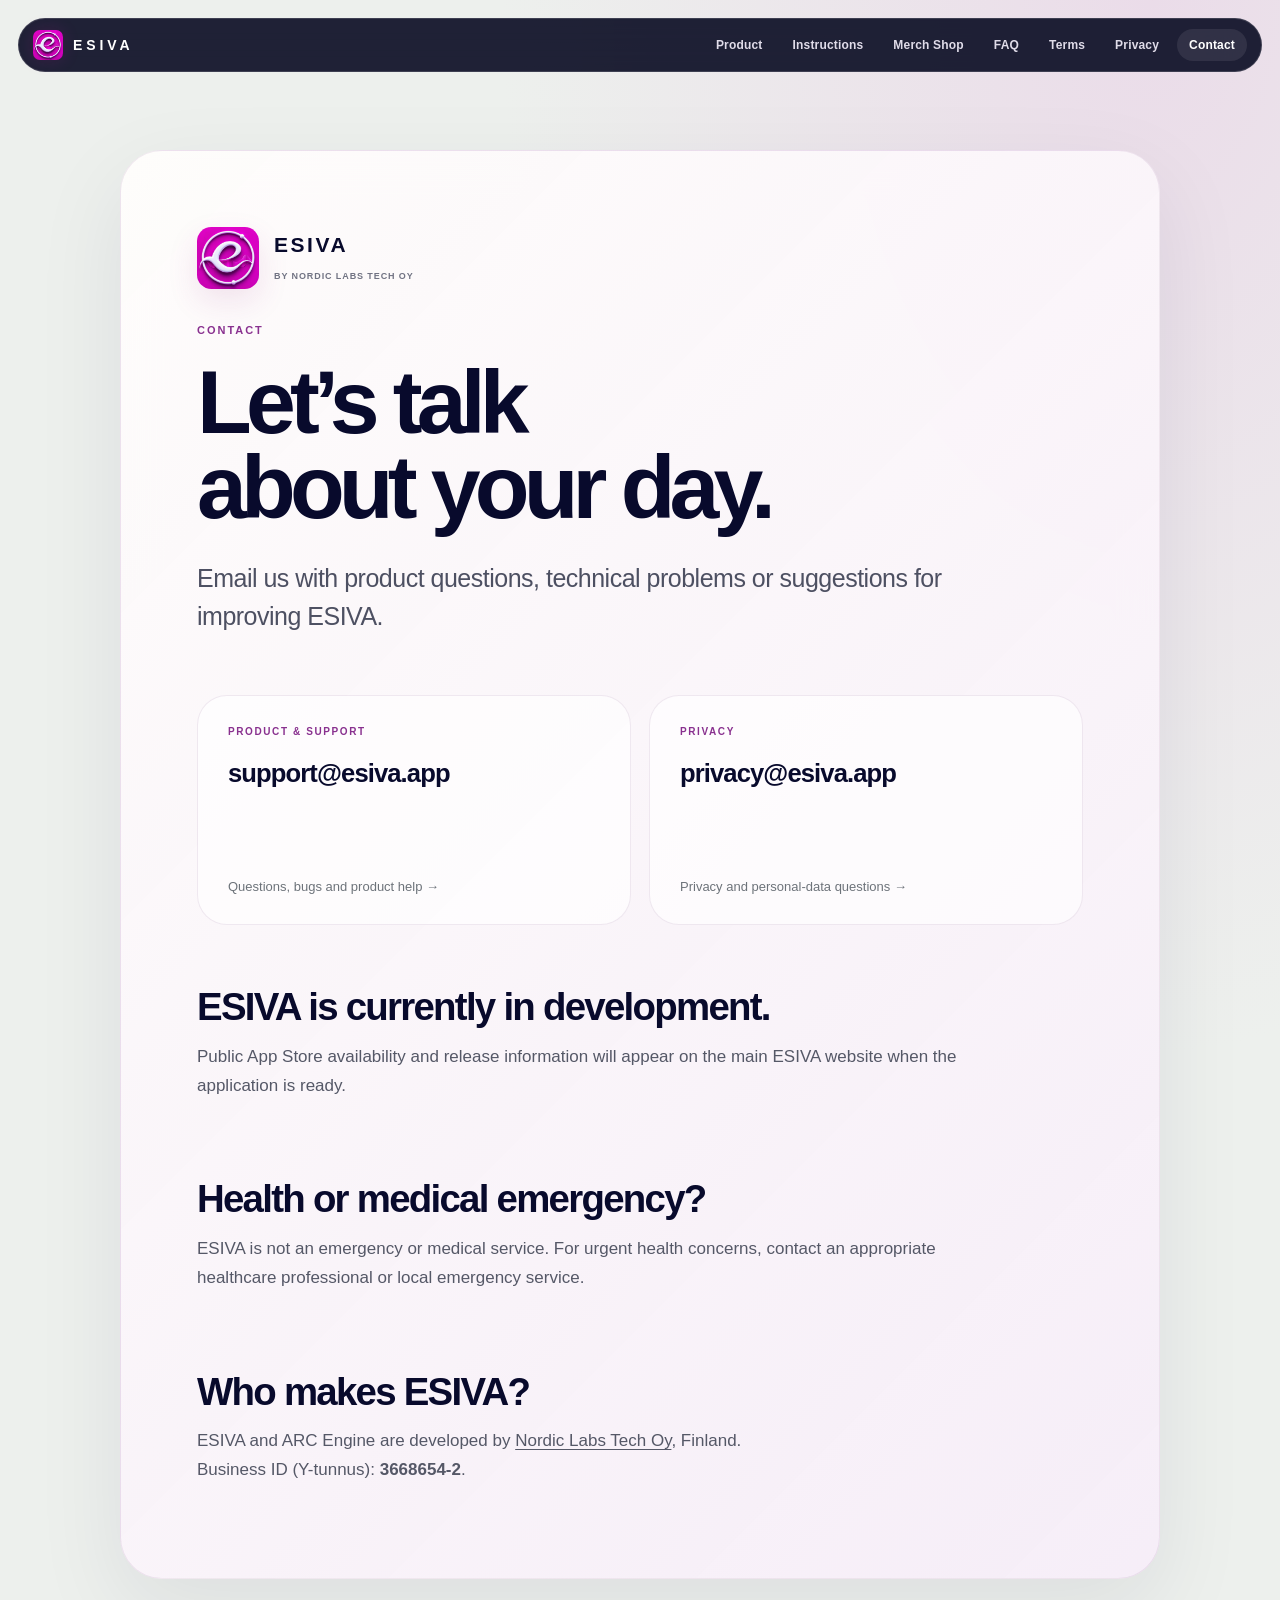
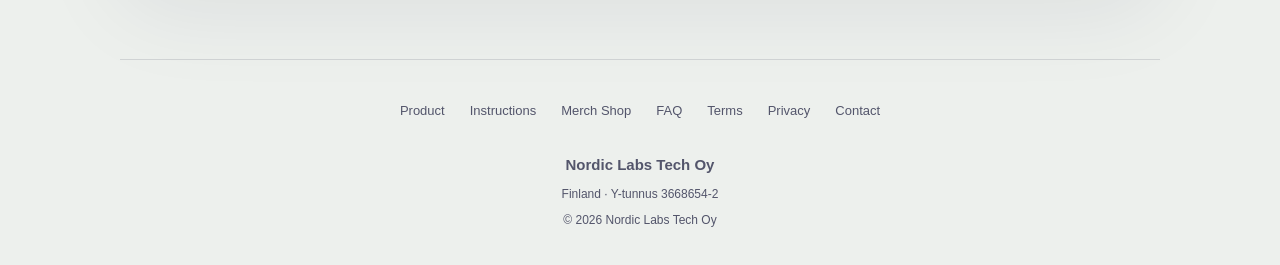
<file: support/index.html>
<!doctype html>
<html lang="en">
<head>
  <meta charset="utf-8">
  <meta name="viewport" content="width=device-width, initial-scale=1">

  <title>Contact & Support — ESIVA</title>

  <meta
    name="description"
    content="Contact ESIVA support and Nordic Labs Tech Oy."
  >

  <link rel="canonical" href="https://esiva.app/support/">
  <link rel="icon" type="image/svg+xml" href="/assets/images/brand/esiva-favicon.svg?v=20261108">
  <link rel="apple-touch-icon" sizes="180x180" href="/assets/images/brand/apple-touch-icon.png">
  <link rel="stylesheet" href="/assets/css/styles.css?v=mobile-menu">
  <link rel="stylesheet" href="/assets/css/site-chrome.css?v=mobile-menu">
  <script defer src="/assets/js/site-menu.js?v=1"></script>
</head>

<body class="info-page contact-route">

<header class="site-header">
  <a class="brand" href="/?v=20261108-nav" aria-label="ESIVA home">
    <img src="/assets/images/brand/esiva-logo.jpg" alt="" width="30" height="30">
    <span>ESIVA</span>
  </a>
  <button class="site-menu-toggle" type="button" aria-expanded="false" aria-controls="site-navigation">
    <svg width="18" height="18" viewBox="0 0 24 24" fill="none" stroke="currentColor" stroke-width="1.6" stroke-linecap="round" aria-hidden="true">
      <path d="M4 6h16M4 12h16M4 18h16"/>
    </svg>
    Menu
  </button>
  <nav class="site-nav" id="site-navigation" aria-label="Main navigation">
    <a href="/?v=20261108-nav">Product</a>
    <a href="/instructions/">Instructions</a>
    <a href="/merch/?v=20261108-merch">Merch Shop</a>
    <a href="/faq/?v=20261108-nav">FAQ</a>
    <a href="/terms/?v=20261108-nav">Terms</a>
    <a href="/privacy/?v=20261108-nav">Privacy</a>
    <a href="/support/?v=20261108-nav" aria-current="page">Contact</a>
  </nav>
</header>

<main class="info-main">

  <article class="info-article contact-page">

    <div class="contact-brand"><img src="/assets/images/brand/esiva-logo.jpg" width="62" height="62" alt="ESIVA"><span>ESIVA<br><small>BY NORDIC LABS TECH OY</small></span></div><div class="info-eyebrow">CONTACT</div>

    <h1>Let’s talk<br>about your day.</h1>

    <p class="info-intro">
      Email us with product questions, technical problems or suggestions for improving ESIVA.
    </p>

    <div class="contact-grid">

      <a
        class="contact-card"
        href="mailto:support@esiva.app"
      >
        <span>PRODUCT & SUPPORT</span>
        <strong>support@esiva.app</strong>
        <em>Questions, bugs and product help →</em>
      </a>

      <a
        class="contact-card"
        href="mailto:privacy@esiva.app"
      >
        <span>PRIVACY</span>
        <strong>privacy@esiva.app</strong>
        <em>Privacy and personal-data questions →</em>
      </a>

    </div>

    <section class="support-note">
      <h2>ESIVA is currently in development.</h2>

      <p>
        Public App Store availability and release information will appear on
        the main ESIVA website when the application is ready.
      </p>
    </section>

    <section class="support-note">
      <h2>Health or medical emergency?</h2>

      <p>
        ESIVA is not an emergency or medical service. For urgent health
        concerns, contact an appropriate healthcare professional or local
        emergency service.
      </p>
    </section>

    <section class="support-note">
      <h2>Who makes ESIVA?</h2>

      <p>
        ESIVA and ARC Engine are developed by
        <a href="https://nordiclabs.tech">Nordic Labs Tech Oy</a>, Finland.<br>Business ID (Y-tunnus): <strong class="business-id">3668654-2</strong>.
      </p>
    </section>

  </article>

</main>

<footer class="site-footer info-footer">
  <nav aria-label="Footer navigation">
    <a href="/?v=20261108-nav">Product</a>
    <a href="/instructions/">Instructions</a>
    <a href="/merch/?v=20261108-merch">Merch Shop</a>
    <a href="/faq/?v=20261108-nav">FAQ</a>
    <a href="/terms/?v=20261108-nav">Terms</a>
    <a href="/privacy/?v=20261108-nav">Privacy</a>
    <a href="/support/?v=20261108-nav" aria-current="page">Contact</a>
  </nav>
  <p class="company-details"><strong><a href="https://nordiclabs.tech">Nordic Labs Tech Oy</a></strong><span>Finland · Y-tunnus 3668654-2</span><span>© 2026 Nordic Labs Tech Oy</span></p>
</footer>

</body>
</html>
</file>
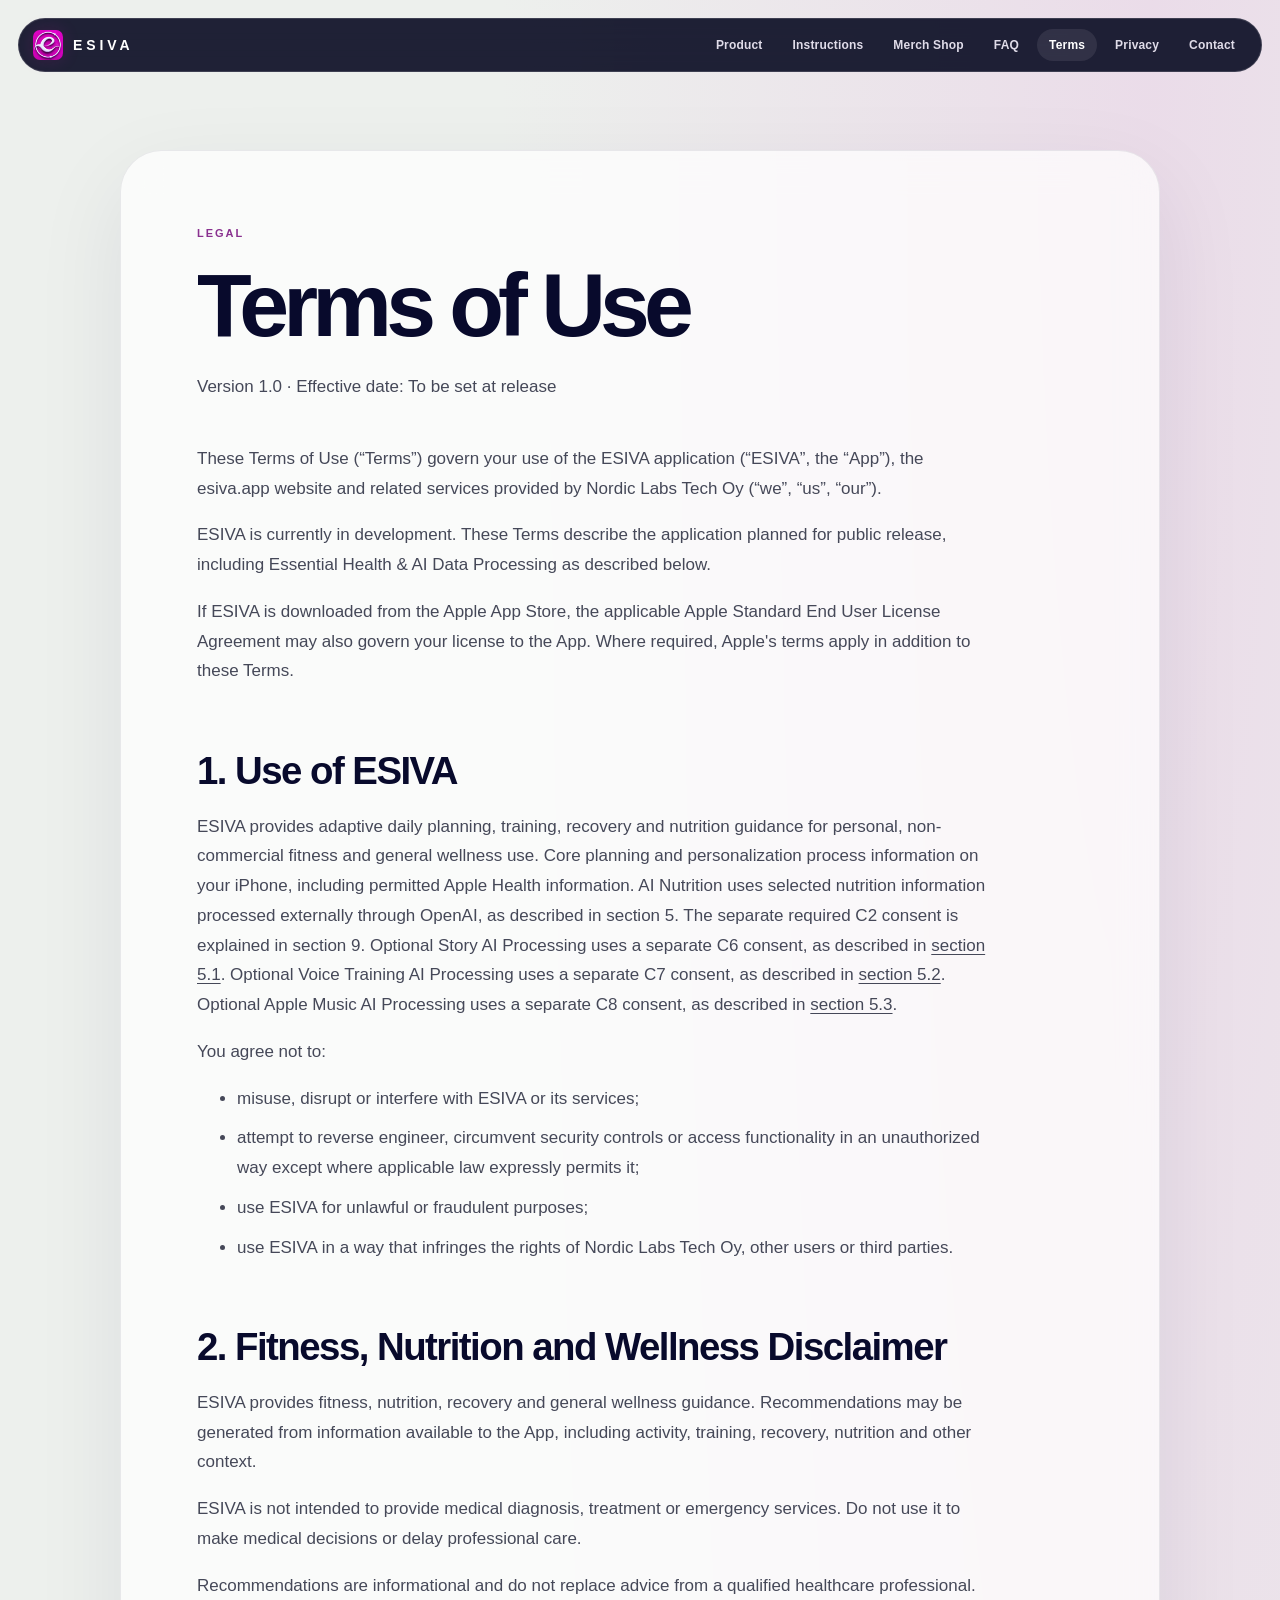
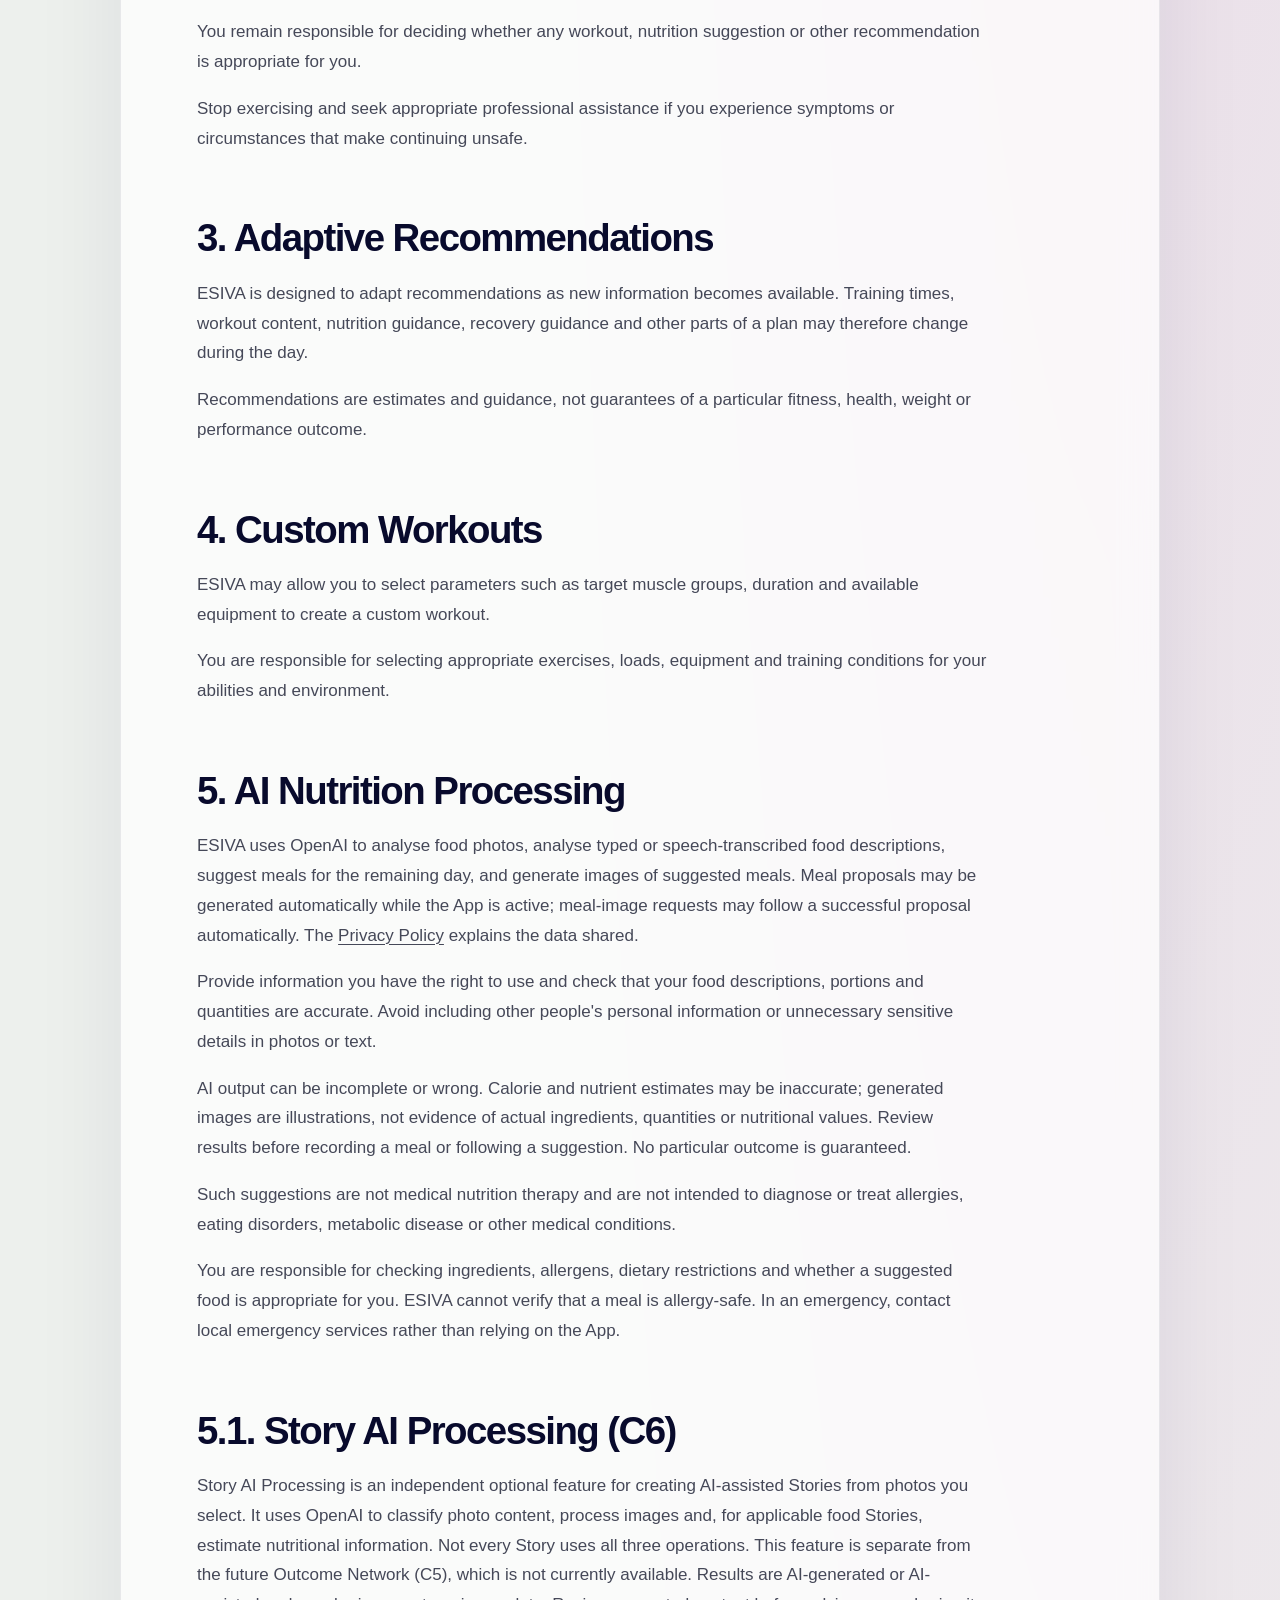
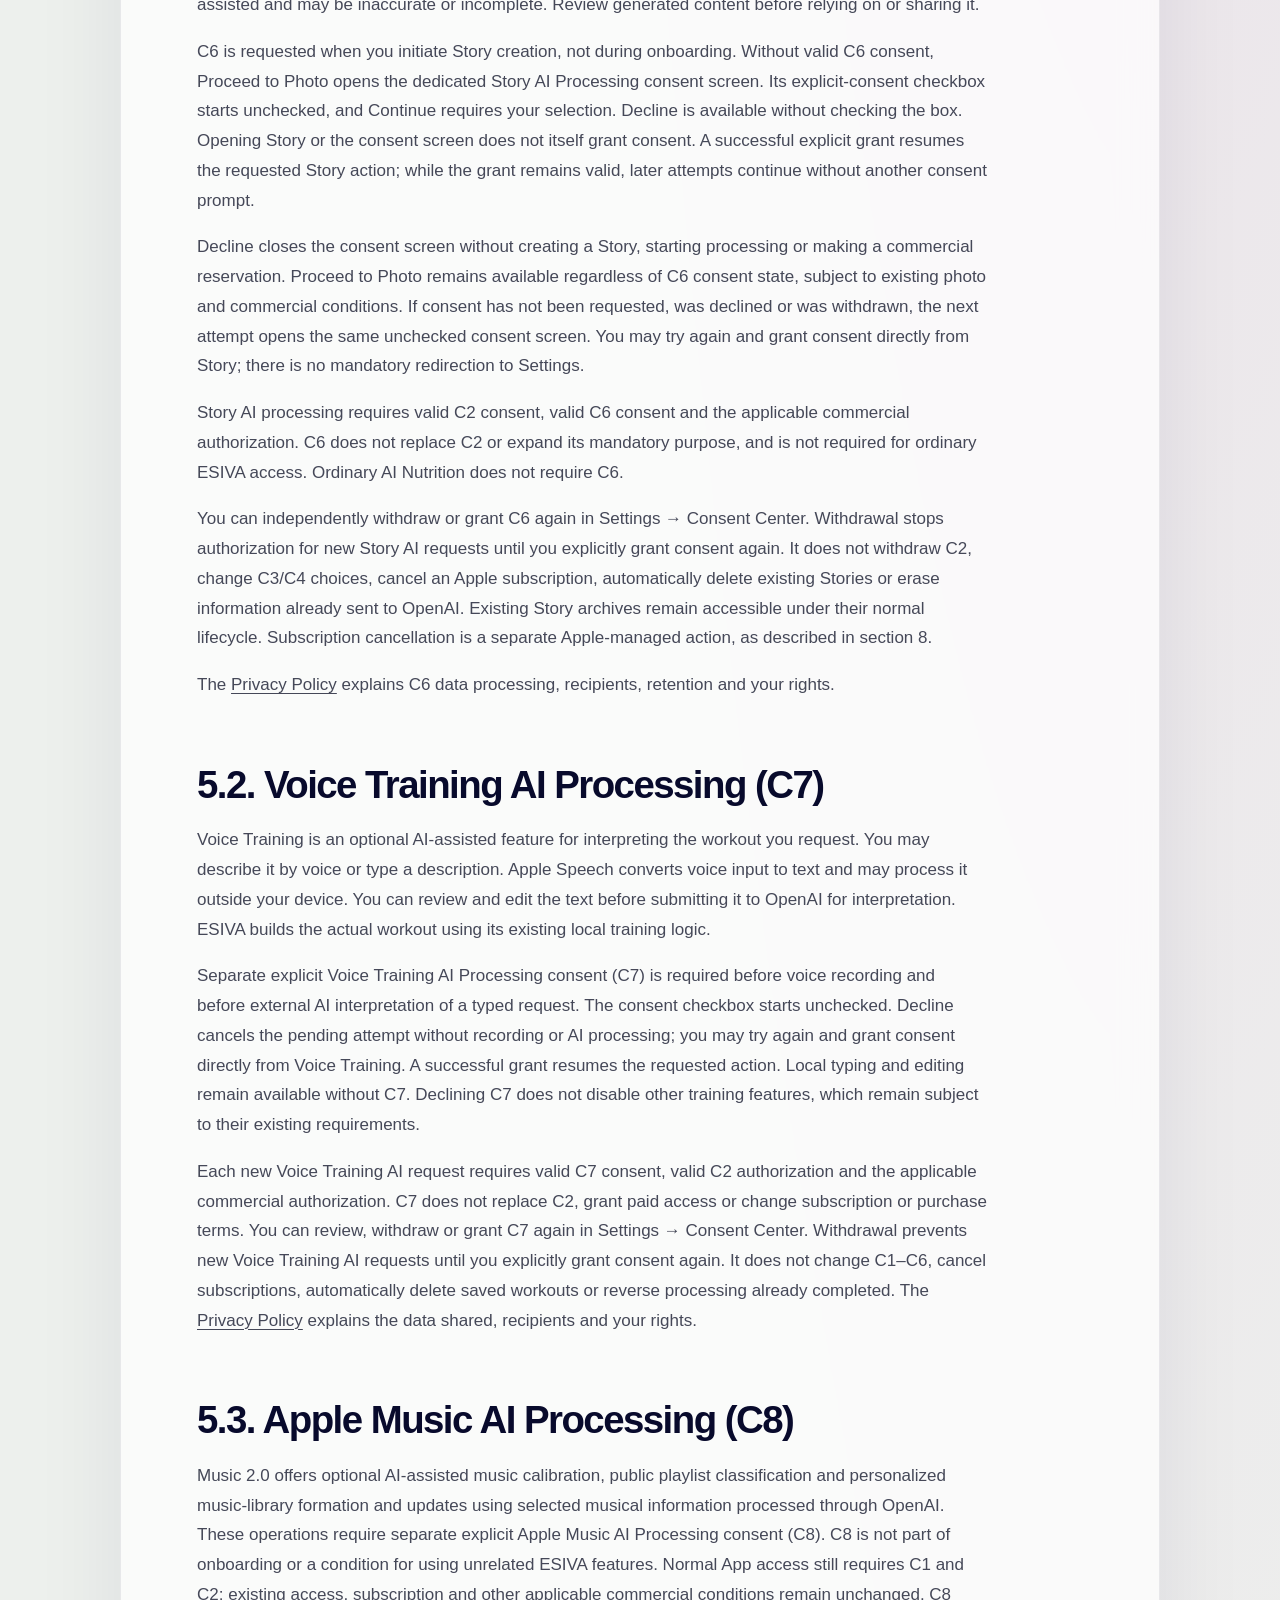
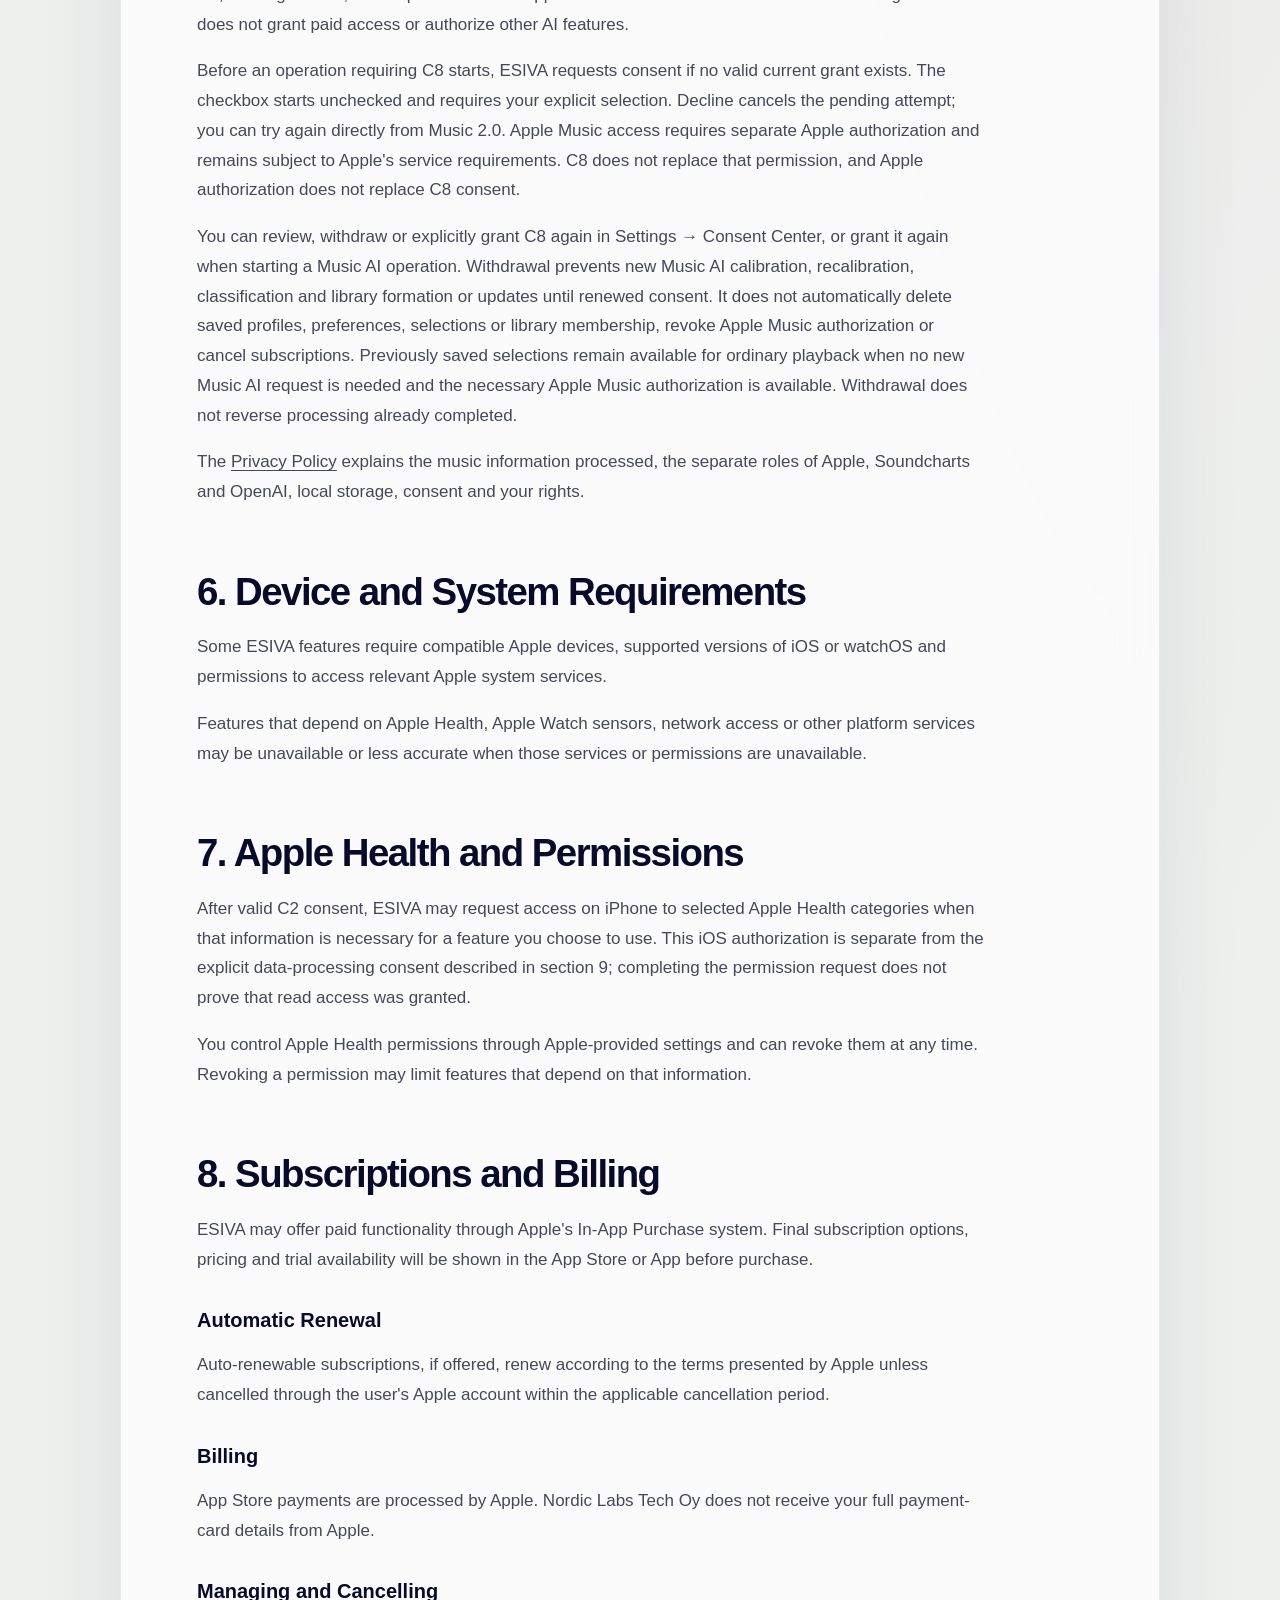
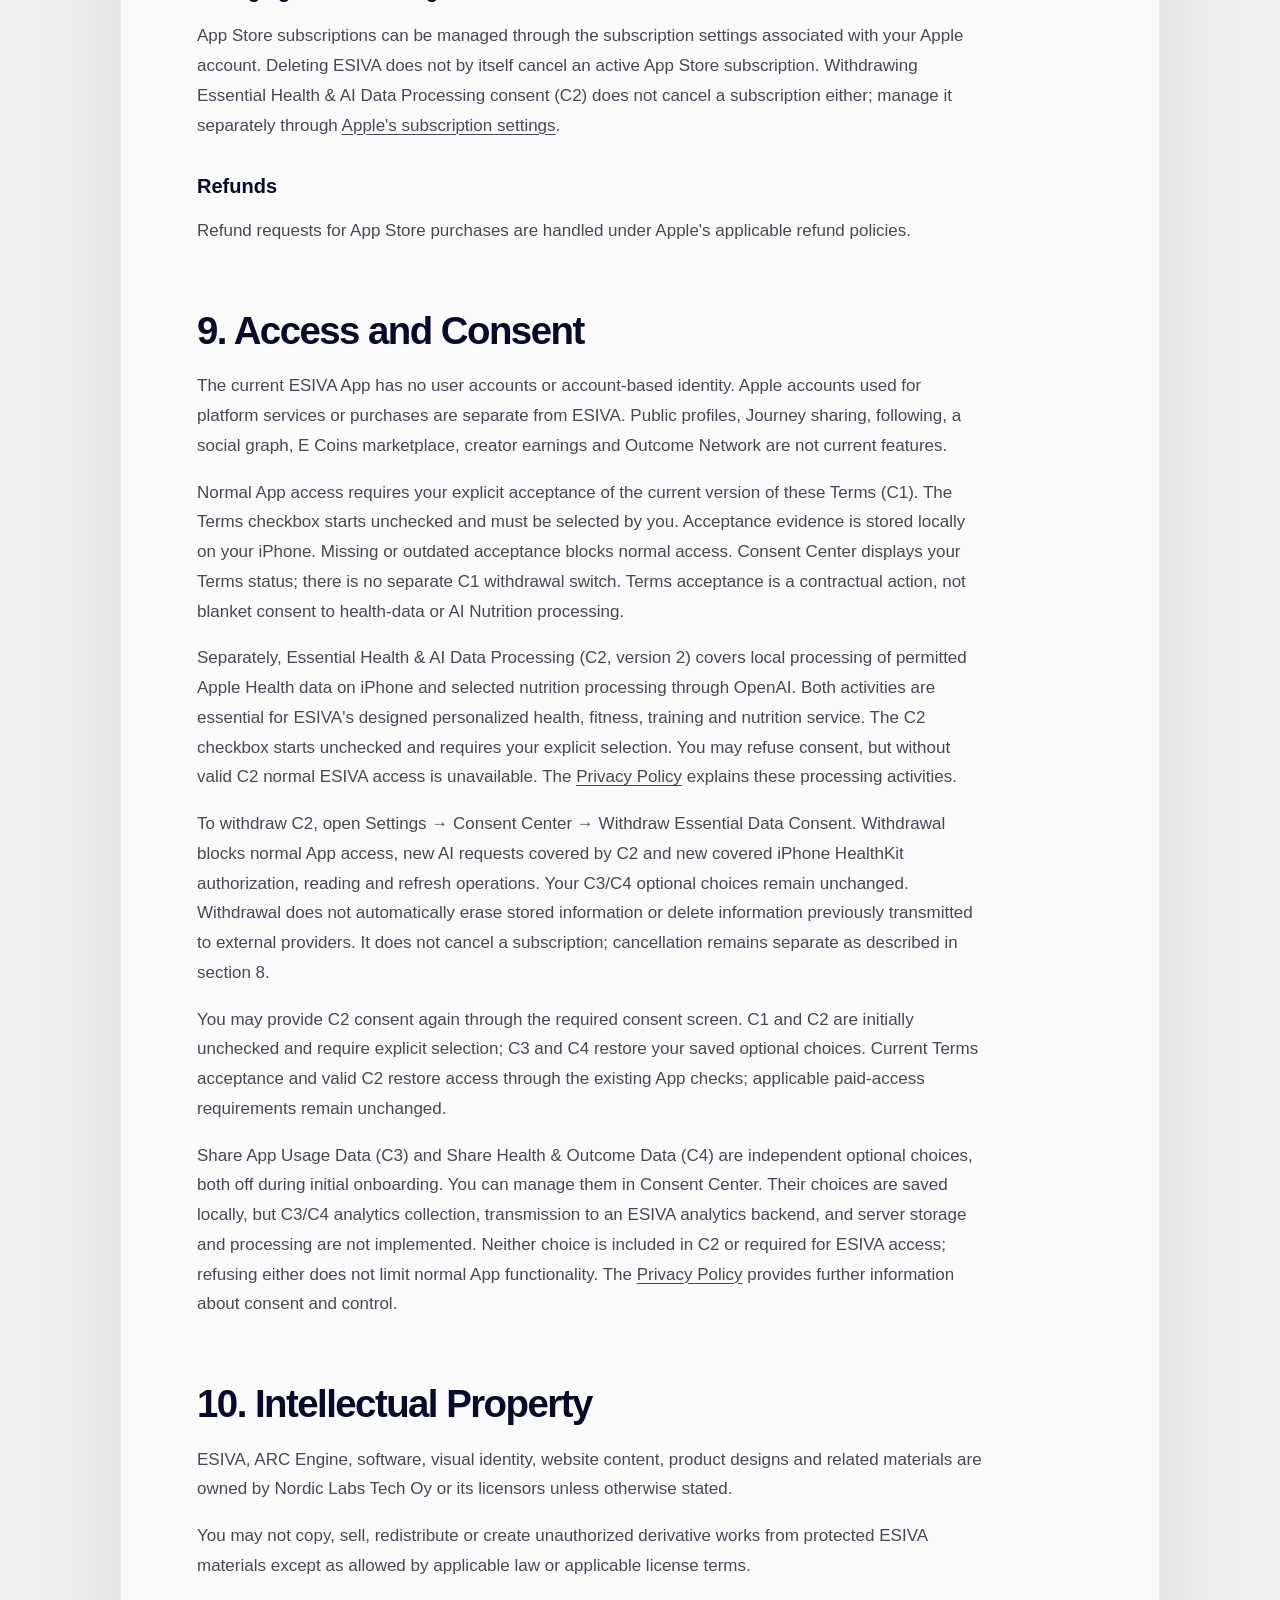
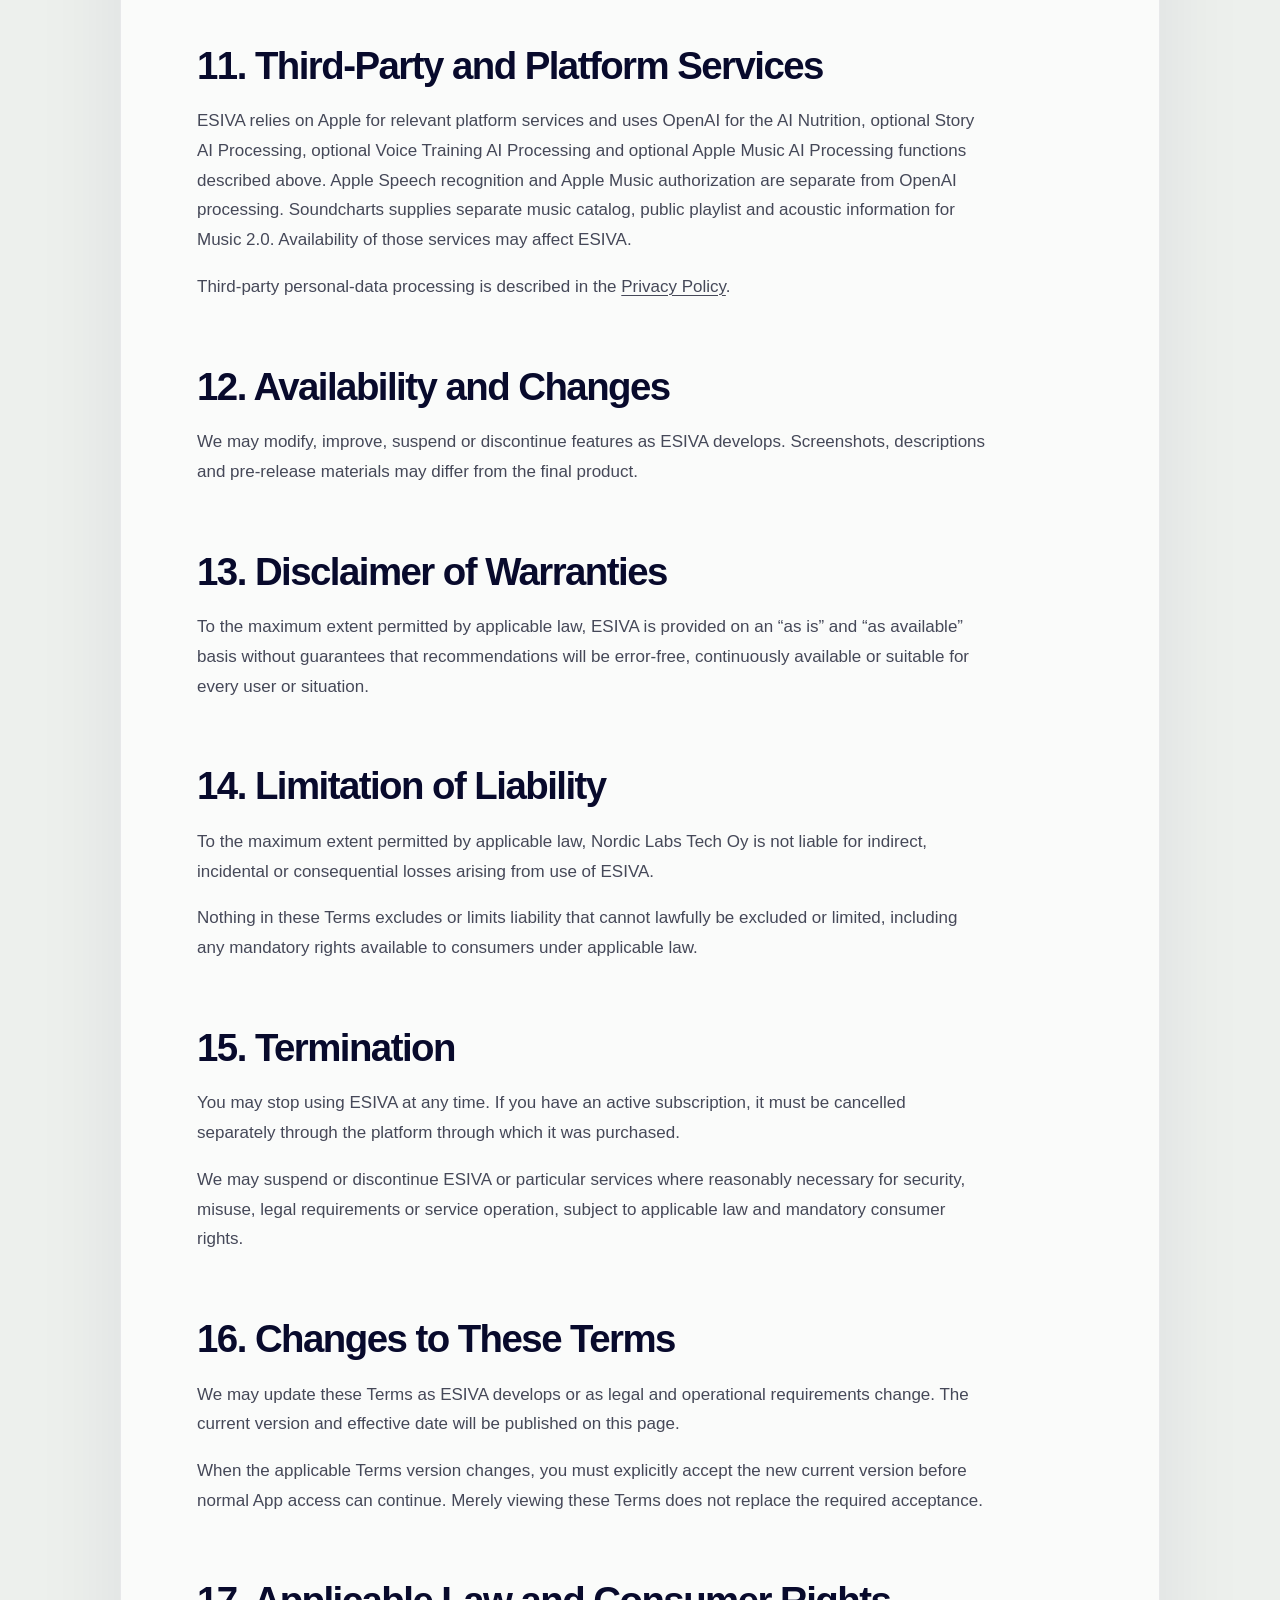
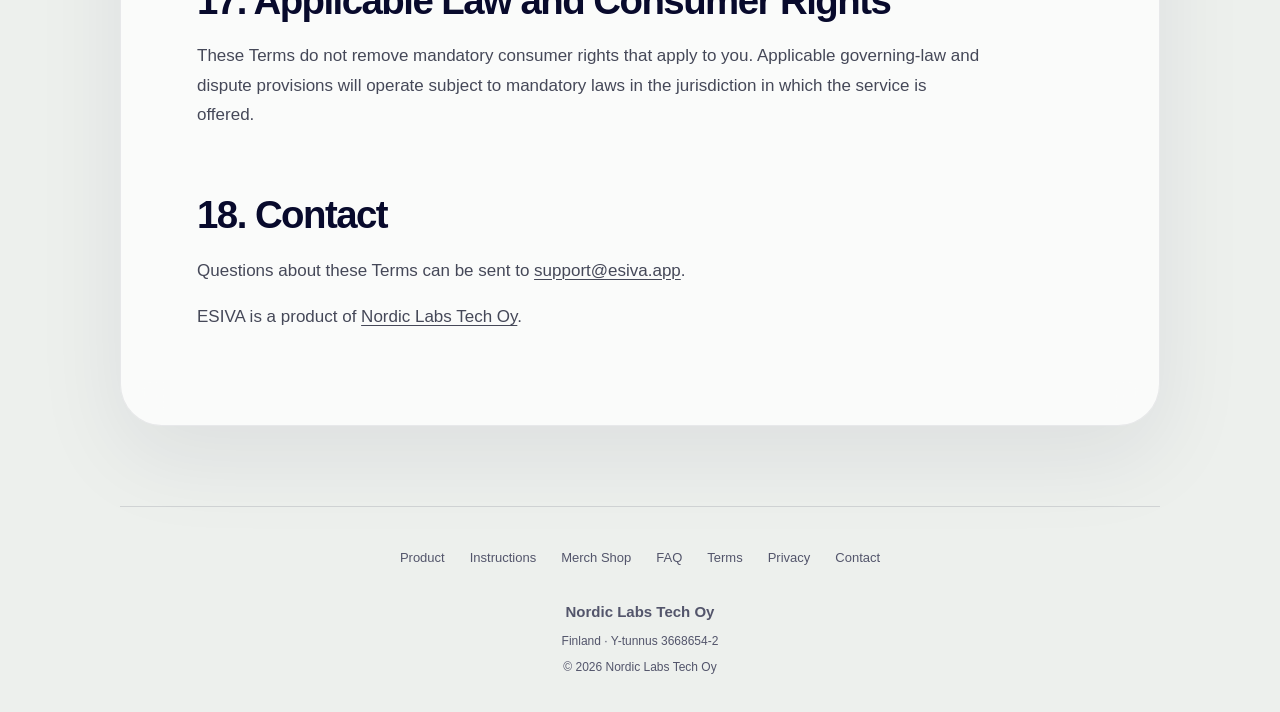
<file: terms/index.html>
<!doctype html>
<html lang="en">
<head>
  <meta charset="utf-8">
  <meta name="viewport" content="width=device-width, initial-scale=1">

  <title>Terms of Use — ESIVA</title>

  <meta
    name="description"
    content="Terms of Use for ESIVA and the esiva.app website."
  >

  <link rel="canonical" href="https://esiva.app/terms/">
  <link rel="icon" type="image/svg+xml" href="/assets/images/brand/esiva-favicon.svg?v=20261108">
  <link rel="apple-touch-icon" sizes="180x180" href="/assets/images/brand/apple-touch-icon.png">
  <link rel="stylesheet" href="/assets/css/styles.css?v=mobile-menu">
  <link rel="stylesheet" href="/assets/css/site-chrome.css?v=mobile-menu">
  <script defer src="/assets/js/site-menu.js?v=1"></script>
</head>

<body class="info-page">

<header class="site-header">
  <a class="brand" href="/?v=20261108-nav" aria-label="ESIVA home">
    <img src="/assets/images/brand/esiva-logo.jpg" alt="" width="30" height="30">
    <span>ESIVA</span>
  </a>
  <button class="site-menu-toggle" type="button" aria-expanded="false" aria-controls="site-navigation">
    <svg width="18" height="18" viewBox="0 0 24 24" fill="none" stroke="currentColor" stroke-width="1.6" stroke-linecap="round" aria-hidden="true">
      <path d="M4 6h16M4 12h16M4 18h16"/>
    </svg>
    Menu
  </button>
  <nav class="site-nav" id="site-navigation" aria-label="Main navigation">
    <a href="/?v=20261108-nav">Product</a>
    <a href="/instructions/">Instructions</a>
    <a href="/merch/?v=20261108-merch">Merch Shop</a>
    <a href="/faq/?v=20261108-nav">FAQ</a>
    <a href="/terms/?v=20261108-nav" aria-current="page">Terms</a>
    <a href="/privacy/?v=20261108-nav">Privacy</a>
    <a href="/support/?v=20261108-nav">Contact</a>
  </nav>
</header>

<main class="info-main">

<article class="info-article legal-copy">

  <div class="info-eyebrow">LEGAL</div>

  <h1>Terms of Use</h1>

  <p class="updated">
    Version 1.0 · Effective date: To be set at release
  </p>

  <p>
    These Terms of Use (“Terms”) govern your use of the ESIVA application
    (“ESIVA”, the “App”), the esiva.app website and related services provided
    by Nordic Labs Tech Oy (“we”, “us”, “our”).
  </p>

  <p>
    ESIVA is currently in development. These Terms describe the application
    planned for public release, including Essential Health &amp; AI Data
    Processing as described below.
  </p>

  <p>
    If ESIVA is downloaded from the Apple App Store, the applicable Apple
    Standard End User License Agreement may also govern your license to the
    App. Where required, Apple's terms apply in addition to these Terms.
  </p>

  <h2>1. Use of ESIVA</h2>

  <p>
    ESIVA provides adaptive daily planning, training, recovery and nutrition
    guidance for personal, non-commercial fitness and general wellness use.
    Core planning and personalization process information on your iPhone,
    including permitted Apple Health information. AI Nutrition uses selected
    nutrition information processed externally through OpenAI, as described in
    section 5. The separate required C2 consent is explained in section 9.
    Optional Story AI Processing uses a separate C6 consent, as described in
    <a href="#story-ai-processing">section 5.1</a>.
    Optional Voice Training AI Processing uses a separate C7 consent, as
    described in <a href="#voice-training-ai-processing">section 5.2</a>.
    Optional Apple Music AI Processing uses a separate C8 consent, as
    described in <a href="#apple-music-ai-processing">section 5.3</a>.
  </p>

  <p>You agree not to:</p>

  <ul>
    <li>misuse, disrupt or interfere with ESIVA or its services;</li>
    <li>
      attempt to reverse engineer, circumvent security controls or access
      functionality in an unauthorized way except where applicable law
      expressly permits it;
    </li>
    <li>use ESIVA for unlawful or fraudulent purposes;</li>
    <li>
      use ESIVA in a way that infringes the rights of Nordic Labs Tech Oy,
      other users or third parties.
    </li>
  </ul>

  <h2>2. Fitness, Nutrition and Wellness Disclaimer</h2>

  <p>
    ESIVA provides fitness, nutrition, recovery and general wellness guidance.
    Recommendations may be generated from information available to the App,
    including activity, training, recovery, nutrition and other context.
  </p>

  <p>
    ESIVA is not intended to provide medical diagnosis, treatment or emergency
    services. Do not use it to make medical decisions or delay professional care.
  </p>

  <p>
    Recommendations are informational and do not replace advice from a
    qualified healthcare professional.
  </p>

  <p>
    You remain responsible for deciding whether any workout, nutrition
    suggestion or other recommendation is appropriate for you.
  </p>

  <p>
    Stop exercising and seek appropriate professional assistance if you
    experience symptoms or circumstances that make continuing unsafe.
  </p>

  <h2>3. Adaptive Recommendations</h2>

  <p>
    ESIVA is designed to adapt recommendations as new information becomes
    available. Training times, workout content, nutrition guidance, recovery
    guidance and other parts of a plan may therefore change during the day.
  </p>

  <p>
    Recommendations are estimates and guidance, not guarantees of a particular
    fitness, health, weight or performance outcome.
  </p>

  <h2>4. Custom Workouts</h2>

  <p>
    ESIVA may allow you to select parameters such as target muscle groups,
    duration and available equipment to create a custom workout.
  </p>

  <p>
    You are responsible for selecting appropriate exercises, loads, equipment
    and training conditions for your abilities and environment.
  </p>

  <h2>5. AI Nutrition Processing</h2>

  <p>
    ESIVA uses OpenAI to analyse food photos, analyse typed or
    speech-transcribed food descriptions, suggest meals for the remaining day,
    and generate images of suggested meals. Meal proposals may be generated
    automatically while the App is active; meal-image requests may follow a
    successful proposal automatically. The
    <a href="https://esiva.app/privacy/#ai-nutrition-processing">Privacy Policy</a>
    explains the data shared.
  </p>

  <p>
    Provide information you have the right to use and check that your food
    descriptions, portions and quantities are accurate. Avoid including other
    people's personal information or unnecessary sensitive details in photos
    or text.
  </p>

  <p>
    AI output can be incomplete or wrong. Calorie and nutrient estimates may
    be inaccurate; generated images are illustrations, not evidence of actual
    ingredients, quantities or nutritional values. Review results before
    recording a meal or following a suggestion. No particular outcome is
    guaranteed.
  </p>

  <p>
    Such suggestions are not medical nutrition therapy and are not intended to
    diagnose or treat allergies, eating disorders, metabolic disease or other
    medical conditions.
  </p>

  <p>
    You are responsible for checking ingredients, allergens, dietary
    restrictions and whether a suggested food is appropriate for you. ESIVA
    cannot verify that a meal is allergy-safe. In an emergency, contact local
    emergency services rather than relying on the App.
  </p>

  <h2 id="story-ai-processing" style="scroll-margin-top: 6rem;">5.1. Story AI Processing (C6)</h2>

  <p>
    Story AI Processing is an independent optional feature for creating
    AI-assisted Stories from photos you select. It uses OpenAI to classify
    photo content, process images and, for applicable food Stories, estimate
    nutritional information. Not every Story uses all three operations.
    This feature is separate from the future Outcome Network (C5), which is
    not currently available.
    Results are AI-generated or AI-assisted and may be inaccurate or
    incomplete. Review generated content before relying on or sharing it.
  </p>

  <p>
    C6 is requested when you initiate Story creation, not during onboarding.
    Without valid C6 consent, Proceed to Photo opens the dedicated Story AI
    Processing consent screen. Its explicit-consent checkbox starts unchecked,
    and Continue requires your selection. Decline is available without checking
    the box. Opening Story or the consent screen does not itself grant consent.
    A successful explicit grant resumes the requested Story action;
    while the grant remains valid, later attempts
    continue without another consent prompt.
  </p>

  <p>
    Decline closes the consent screen without creating a Story, starting
    processing or making a commercial reservation. Proceed to Photo remains
    available regardless of C6 consent state, subject to existing photo and
    commercial conditions. If consent has not been requested, was declined
    or was withdrawn, the next attempt opens the same unchecked consent
    screen. You may try again and grant consent directly from Story; there
    is no mandatory redirection to Settings.
  </p>

  <p>
    Story AI processing requires valid C2 consent, valid C6 consent and the
    applicable commercial authorization. C6 does not replace C2 or expand
    its mandatory purpose, and is not required for ordinary ESIVA access.
    Ordinary AI Nutrition does not require C6.
  </p>

  <p>
    You can independently withdraw or grant C6 again in Settings → Consent
    Center. Withdrawal stops authorization for new Story AI requests until
    you explicitly grant consent again. It does not withdraw C2, change C3/C4
    choices, cancel an Apple subscription, automatically delete existing Stories or
    erase information already sent to OpenAI. Existing Story archives remain
    accessible under their normal lifecycle. Subscription cancellation is a
    separate Apple-managed action, as described in section 8.
  </p>

  <p>
    The <a href="https://esiva.app/privacy/#story-ai-processing">Privacy Policy</a>
    explains C6 data processing, recipients, retention and your rights.
  </p>

  <h2 id="voice-training-ai-processing" style="scroll-margin-top: 6rem;">5.2. Voice Training AI Processing (C7)</h2>

  <p>
    Voice Training is an optional AI-assisted feature for interpreting the
    workout you request. You may describe it by voice or type a description.
    Apple Speech converts voice input to text and may process it outside
    your device. You can review and edit the text before submitting it to
    OpenAI for interpretation. ESIVA builds the actual workout using its
    existing local training logic.
  </p>

  <p>
    Separate explicit Voice Training AI Processing consent (C7) is required
    before voice recording and before external AI interpretation of a typed
    request. The consent checkbox starts unchecked. Decline cancels the
    pending attempt without recording or AI processing; you may try again
    and grant consent directly from Voice Training. A successful grant
    resumes the requested action. Local typing and editing remain available
    without C7. Declining C7 does not disable other training features, which
    remain subject to their existing requirements.
  </p>

  <p>
    Each new Voice Training AI request requires valid C7 consent, valid C2
    authorization and the applicable commercial authorization. C7 does not
    replace C2, grant paid access or change subscription or purchase terms.
    You can review, withdraw or grant C7 again in Settings → Consent Center.
    Withdrawal prevents new Voice Training AI requests until you explicitly
    grant consent again. It does not change C1–C6, cancel subscriptions,
    automatically delete saved workouts or reverse processing already
    completed. The
    <a href="https://esiva.app/privacy/#voice-training-ai-processing">Privacy Policy</a>
    explains the data shared, recipients and your rights.
  </p>

  <h2 id="apple-music-ai-processing" style="scroll-margin-top: 6rem;">5.3. Apple Music AI Processing (C8)</h2>

  <p>
    Music 2.0 offers optional AI-assisted music calibration, public playlist
    classification and personalized music-library formation and updates
    using selected musical information processed through OpenAI. These
    operations require separate explicit Apple Music AI Processing consent
    (C8). C8 is not part of onboarding or a condition for using unrelated ESIVA
    features. Normal App access still requires C1 and C2; existing access,
    subscription and other applicable commercial conditions remain unchanged.
    C8 does not grant paid access or authorize other AI features.
  </p>

  <p>
    Before an operation requiring C8 starts, ESIVA requests consent if no valid
    current grant exists. The checkbox starts unchecked and requires your
    explicit selection. Decline cancels the pending attempt; you can try again
    directly from Music 2.0. Apple Music access requires separate Apple
    authorization and remains subject to Apple's service requirements. C8
    does not replace that permission, and Apple authorization does not replace
    C8 consent.
  </p>

  <p>
    You can review, withdraw or explicitly grant C8 again in Settings → Consent
    Center, or grant it again when starting a Music AI operation. Withdrawal
    prevents new Music AI calibration, recalibration, classification and
    library formation or updates until renewed consent. It does not
    automatically delete saved profiles, preferences, selections or library
    membership, revoke Apple Music authorization or cancel subscriptions.
    Previously saved selections remain available for ordinary playback when
    no new Music AI request is needed and the necessary Apple Music
    authorization is available. Withdrawal does not reverse processing
    already completed.
  </p>

  <p>
    The <a href="https://esiva.app/privacy/#apple-music-ai-processing">Privacy Policy</a>
    explains the music information processed, the separate roles of Apple,
    Soundcharts and OpenAI, local storage, consent and your rights.
  </p>

  <h2>6. Device and System Requirements</h2>

  <p>
    Some ESIVA features require compatible Apple devices, supported versions
    of iOS or watchOS and permissions to access relevant Apple system services.
  </p>

  <p>
    Features that depend on Apple Health, Apple Watch sensors, network access
    or other platform services may be unavailable or less accurate when those
    services or permissions are unavailable.
  </p>

  <h2>7. Apple Health and Permissions</h2>

  <p>
    After valid C2 consent, ESIVA may request access on iPhone to selected
    Apple Health categories when that information is necessary for a feature
    you choose to use. This iOS authorization is separate from the explicit
    data-processing consent described in section 9; completing the permission
    request does not prove that read access was granted.
  </p>

  <p>
    You control Apple Health permissions through Apple-provided settings and
    can revoke them at any time. Revoking a permission may limit features that
    depend on that information.
  </p>

  <h2>8. Subscriptions and Billing</h2>

  <p>
    ESIVA may offer paid functionality through Apple's In-App Purchase system.
    Final subscription options, pricing and trial availability will be shown
    in the App Store or App before purchase.
  </p>

  <h3>Automatic Renewal</h3>

  <p>
    Auto-renewable subscriptions, if offered, renew according to the terms
    presented by Apple unless cancelled through the user's Apple account within
    the applicable cancellation period.
  </p>

  <h3>Billing</h3>

  <p>
    App Store payments are processed by Apple. Nordic Labs Tech Oy does not
    receive your full payment-card details from Apple.
  </p>

  <h3>Managing and Cancelling</h3>

  <p>
    App Store subscriptions can be managed through the subscription settings
    associated with your Apple account. Deleting ESIVA does not by itself
    cancel an active App Store subscription. Withdrawing Essential Health
    &amp; AI Data Processing consent (C2) does not cancel a subscription either;
    manage it separately through
    <a href="https://support.apple.com/en-us/118428">Apple's subscription settings</a>.
  </p>

  <h3>Refunds</h3>

  <p>
    Refund requests for App Store purchases are handled under Apple's
    applicable refund policies.
  </p>

  <h2>9. Access and Consent</h2>

  <p>
    The current ESIVA App has no user accounts or account-based identity.
    Apple accounts used for platform services or purchases are separate from
    ESIVA. Public profiles, Journey sharing, following, a social graph, E Coins
    marketplace, creator earnings and Outcome Network are not current features.
  </p>

  <p>
    Normal App access requires your explicit acceptance of the current version
    of these Terms (C1). The Terms checkbox starts unchecked and must be selected
    by you. Acceptance evidence is stored locally on your iPhone. Missing or
    outdated acceptance blocks normal access. Consent Center displays your
    Terms status; there is no separate C1 withdrawal switch. Terms acceptance
    is a contractual action, not blanket consent to health-data or AI Nutrition
    processing.
  </p>

  <p>
    Separately, Essential Health &amp; AI Data Processing (C2, version 2) covers
    local processing of permitted Apple Health data on iPhone and selected
    nutrition processing through OpenAI. Both activities are essential for
    ESIVA's designed personalized health, fitness, training and nutrition
    service. The C2 checkbox starts unchecked and requires your explicit
    selection. You may refuse consent, but without valid C2 normal ESIVA
    access is unavailable. The
    <a href="https://esiva.app/privacy/#ai-nutrition-processing">Privacy Policy</a>
    explains these processing activities.
  </p>

  <p>
    To withdraw C2, open Settings → Consent Center → Withdraw Essential Data
    Consent. Withdrawal blocks normal App access, new AI requests covered by C2 and new
    covered iPhone HealthKit authorization, reading and refresh operations.
    Your C3/C4 optional choices remain unchanged. Withdrawal does not
    automatically erase stored information or delete information previously
    transmitted to external providers. It does not cancel a subscription;
    cancellation remains separate as described in section 8.
  </p>

  <p>
    You may provide C2 consent again through the required consent screen.
    C1 and C2 are initially unchecked and require explicit selection; C3 and
    C4 restore your saved optional choices. Current Terms acceptance and valid
    C2 restore access through the existing App checks; applicable paid-access
    requirements remain unchanged.
  </p>

  <p>
    Share App Usage Data (C3) and Share Health &amp; Outcome Data (C4) are
    independent optional choices, both off during initial onboarding. You can
    manage them in Consent Center. Their choices are saved locally, but C3/C4 analytics
    collection, transmission to an ESIVA analytics backend, and server storage
    and processing are not implemented. Neither choice is included in C2 or
    required for ESIVA access; refusing either does not limit normal App
    functionality. The <a href="/privacy/#consent-controls">Privacy Policy</a>
    provides further information about consent and control.
  </p>

  <h2>10. Intellectual Property</h2>

  <p>
    ESIVA, ARC Engine, software, visual identity, website content, product
    designs and related materials are owned by Nordic Labs Tech Oy or its
    licensors unless otherwise stated.
  </p>

  <p>
    You may not copy, sell, redistribute or create unauthorized derivative
    works from protected ESIVA materials except as allowed by applicable law
    or applicable license terms.
  </p>

  <h2>11. Third-Party and Platform Services</h2>

  <p>
    ESIVA relies on Apple for relevant platform services and uses OpenAI for
    the AI Nutrition, optional Story AI Processing, optional Voice Training
    AI Processing and optional Apple Music AI Processing functions described
    above. Apple Speech recognition and Apple Music authorization are separate
    from OpenAI processing. Soundcharts supplies separate music catalog,
    public playlist and acoustic information for Music 2.0.
    Availability of those services may affect ESIVA.
  </p>

  <p>
    Third-party personal-data processing is described in the
    <a href="/privacy/">Privacy Policy</a>.
  </p>

  <h2>12. Availability and Changes</h2>

  <p>
    We may modify, improve, suspend or discontinue features as ESIVA develops.
    Screenshots, descriptions and pre-release materials may differ from the
    final product.
  </p>

  <h2>13. Disclaimer of Warranties</h2>

  <p>
    To the maximum extent permitted by applicable law, ESIVA is provided on an
    “as is” and “as available” basis without guarantees that recommendations
    will be error-free, continuously available or suitable for every user or
    situation.
  </p>

  <h2>14. Limitation of Liability</h2>

  <p>
    To the maximum extent permitted by applicable law, Nordic Labs Tech Oy is
    not liable for indirect, incidental or consequential losses arising from
    use of ESIVA.
  </p>

  <p>
    Nothing in these Terms excludes or limits liability that cannot lawfully
    be excluded or limited, including any mandatory rights available to
    consumers under applicable law.
  </p>

  <h2>15. Termination</h2>

  <p>
    You may stop using ESIVA at any time. If you have an active subscription,
    it must be cancelled separately through the platform through which it was
    purchased.
  </p>

  <p>
    We may suspend or discontinue ESIVA or particular services where reasonably
    necessary for security, misuse, legal requirements or service operation,
    subject to applicable law and mandatory consumer rights.
  </p>

  <h2>16. Changes to These Terms</h2>

  <p>
    We may update these Terms as ESIVA develops or as legal and operational
    requirements change. The current version and effective date will be
    published on this page.
  </p>

  <p>
    When the applicable Terms version changes, you must explicitly accept
    the new current version before normal App access can continue. Merely
    viewing these Terms does not replace the required acceptance.
  </p>

  <h2>17. Applicable Law and Consumer Rights</h2>

  <p>
    These Terms do not remove mandatory consumer rights that apply to you.
    Applicable governing-law and dispute provisions will operate subject to
    mandatory laws in the jurisdiction in which the service is offered.
  </p>

  <h2>18. Contact</h2>

  <p>
    Questions about these Terms can be sent to
    <a href="mailto:support@esiva.app">support@esiva.app</a>.
  </p>

  <p>
    ESIVA is a product of
    <a href="https://nordiclabs.tech">Nordic Labs Tech Oy</a>.
  </p>

</article>

</main>

<footer class="site-footer info-footer">
  <nav aria-label="Footer navigation">
    <a href="/?v=20261108-nav">Product</a>
    <a href="/instructions/">Instructions</a>
    <a href="/merch/?v=20261108-merch">Merch Shop</a>
    <a href="/faq/?v=20261108-nav">FAQ</a>
    <a href="/terms/?v=20261108-nav" aria-current="page">Terms</a>
    <a href="/privacy/?v=20261108-nav">Privacy</a>
    <a href="/support/?v=20261108-nav">Contact</a>
  </nav>
  <p class="company-details"><strong><a href="https://nordiclabs.tech">Nordic Labs Tech Oy</a></strong><span>Finland · Y-tunnus 3668654-2</span><span>© 2026 Nordic Labs Tech Oy</span></p>
</footer>

</body>
</html>
</file>
<file: assets/css/styles.css>
:root {
  --navy: #060b28;
  --navy-2: #10144b;
  --blue: #168cff;
  --cyan: #39d7ff;
  --violet: #8255f6;
  --violet-2: #a084f5;
  --green: #7ed957;
  --off-white: #e9ece7;
  --grey: #c7ccd1;
  --dark-grey: #6d737a;
  --ink: #080a2c;
  --white: #ffffff;

  --max: 1440px;
}

* {
  box-sizing: border-box;
}

html {
  scroll-behavior: smooth;
}

body {
  margin: 0;
  font-family:
    "Avenir Next",
    Avenir,
    -apple-system,
    BlinkMacSystemFont,
    "Segoe UI",
    sans-serif;
  color: var(--ink);
  background: var(--navy);
  -webkit-font-smoothing: antialiased;
}

a {
  color: inherit;
}

.site-header {
  position: fixed;
  z-index: 100;
  top: 18px;
  left: 50%;
  width: min(calc(100% - 36px), 1400px);
  transform: translateX(-50%);

  display: flex;
  align-items: center;
  justify-content: space-between;

  padding: 10px 14px;

  color: white;

  border: 1px solid rgba(255,255,255,.14);
  border-radius: 999px;

  background: rgba(5,8,30,.52);

  backdrop-filter: blur(22px);
  -webkit-backdrop-filter: blur(22px);
}

.brand {
  display: inline-flex;
  align-items: center;
  gap: 10px;

  color: white;
  text-decoration: none;

  font-size: 14px;
  font-weight: 650;
  letter-spacing: .28em;
}

.brand img {
  width: 30px;
  height: 30px;
  object-fit: contain;
}

.site-nav {
  display: flex;
  align-items: center;
  gap: 6px;
}

.site-nav a {
  padding: 9px 12px;

  border-radius: 999px;

  color: rgba(255,255,255,.68);
  text-decoration: none;

  font-size: 12px;
  font-weight: 550;
  letter-spacing: .015em;

  transition:
    color .18s ease,
    background .18s ease;
}

.site-nav a:hover {
  color: #fff;
  background: rgba(255,255,255,.09);
}

.site-nav a:focus-visible {
  outline: 2px solid rgba(255,255,255,.85);
  outline-offset: 2px;
}

section {
  position: relative;
  overflow: hidden;
}

.section-inner {
  position: relative;
  z-index: 2;

  width: min(calc(100% - 72px), var(--max));
  min-height: 100svh;

  margin: 0 auto;
  padding: 120px 0 80px;
}

.hero-layout,
.story-layout {
  display: grid;
  grid-template-columns: minmax(0, .88fr) minmax(420px, 1.12fr);
  gap: clamp(40px, 7vw, 110px);

  align-items: center;
}

.story-layout.reverse {
  grid-template-columns: minmax(420px, 1.12fr) minmax(0, .88fr);
}

.story-layout.reverse .copy {
  order: 2;
}

.story-layout.reverse .visual {
  order: 1;
}

.copy {
  max-width: 660px;
}

.eyebrow {
  margin-bottom: 24px;

  font-size: 12px;
  font-weight: 750;
  letter-spacing: .19em;
}

h1,
h2 {
  margin: 0;

  font-weight: 600;
  letter-spacing: -.065em;
  line-height: .95;
}

h1 {
  font-size: clamp(68px, 7.6vw, 126px);
}

h2 {
  font-size: clamp(60px, 6.2vw, 104px);
}

.lead {
  max-width: 620px;

  margin: 34px 0 0;

  font-size: clamp(19px, 1.65vw, 25px);
  line-height: 1.48;
  letter-spacing: -.015em;
}

.punch {
  margin: 34px 0 0;

  font-size: clamp(22px, 2vw, 32px);
  font-weight: 650;
  line-height: 1.25;
  letter-spacing: -.035em;
}

.text-link {
  display: inline-flex;
  gap: 14px;

  margin-top: 38px;

  color: white;
  text-decoration: none;

  font-size: 17px;
  font-weight: 600;
}

.visual {
  position: relative;
  min-height: 600px;

  display: flex;
  align-items: center;
  justify-content: center;
}

.section-dark {
  color: white;

  background:
    radial-gradient(circle at 76% 42%, rgba(97,56,255,.35), transparent 32%),
    radial-gradient(circle at 60% 75%, rgba(0,167,255,.20), transparent 32%),
    linear-gradient(135deg, #04091d 0%, #080d38 46%, #22105a 100%);
}

.section-light {
  background: var(--off-white);
}

.section-blue {
  color: white;

  background:
    radial-gradient(circle at 18% 70%, rgba(75,222,255,.28), transparent 30%),
    linear-gradient(135deg, #0756e8 0%, #116cff 48%, #12a9ff 100%);
}

.section-violet {
  color: white;

  background:
    radial-gradient(circle at 72% 28%, rgba(255,255,255,.15), transparent 30%),
    linear-gradient(135deg, #4f2be8 0%, #7f4df2 50%, #a177f5 100%);
}

.section-food {
  background:
    radial-gradient(circle at 86% 20%, rgba(126,217,87,.27), transparent 25%),
    linear-gradient(145deg, #f4f5ef 0%, #e9ece7 55%, #dff3d9 100%);
}

.section-training {
  color: white;

  background:
    radial-gradient(circle at 72% 48%, rgba(48,211,255,.22), transparent 28%),
    linear-gradient(145deg, #030824 0%, #07174c 55%, #072b65 100%);
}

.section-custom {
  background:
    linear-gradient(145deg, #ebeef2 0%, #f6f6f3 55%, #e9e3fc 100%);
}

.section-muscles {
  color: white;

  background:
    radial-gradient(circle at 70% 48%, rgba(160,132,245,.25), transparent 28%),
    linear-gradient(140deg, #10122d 0%, #27234f 55%, #34305f 100%);
}

.section-learning {
  background:
    radial-gradient(circle at 24% 28%, rgba(160,132,245,.25), transparent 24%),
    linear-gradient(145deg, #f3f1fa 0%, #e9ece7 68%, #e5e7ea 100%);
}

.section-arc {
  color: white;

  background:
    radial-gradient(circle at 65% 50%, rgba(106,76,255,.34), transparent 35%),
    linear-gradient(135deg, #03061b 0%, #090c30 48%, #261058 100%);
}

.visual-dark,
.visual-blue,
.visual-food,
.visual-custom {
  border-radius: 48px;
}

.phone-shell {
  width: min(430px, 86%);
  aspect-ratio: .53;

  padding: 12px;

  border: 1px solid rgba(255,255,255,.24);
  border-radius: 62px;

  background: #030512;

  box-shadow: 0 50px 100px rgba(0,0,0,.34);
}

.phone-top {
  width: 116px;
  height: 30px;

  margin: 5px auto 20px;

  border-radius: 999px;

  background: black;
}

.mock-screen {
  height: calc(100% - 55px);

  padding: 30px 24px;

  border-radius: 44px;

  background:
    radial-gradient(circle at 75% 8%, rgba(117,77,255,.28), transparent 30%),
    linear-gradient(#081135, #05091e);
}

.mock-kicker,
.ui-label {
  font-size: 11px;
  font-weight: 750;
  letter-spacing: .16em;
  opacity: .65;
}

.mock-title {
  margin-top: 10px;

  font-size: 32px;
  font-weight: 600;
  letter-spacing: -.04em;
}

.timeline {
  margin-top: 36px;
}

.timeline-row {
  display: grid;
  grid-template-columns: 62px 1fr auto;
  gap: 12px;
  align-items: center;

  padding: 18px 0;

  border-bottom: 1px solid rgba(255,255,255,.10);
}

.timeline-row span,
.timeline-row em {
  color: rgba(255,255,255,.52);

  font-size: 12px;
  font-style: normal;
}

.timeline-row strong {
  font-size: 14px;
  font-weight: 600;
}

.timeline-row.active {
  margin: 8px -12px;
  padding: 18px 12px;

  border: 1px solid rgba(86,198,255,.4);
  border-radius: 18px;

  background: rgba(47,137,255,.17);
}

.ui-card,
.next-action-card,
.nutrition-card,
.builder-card,
.learning-card,
.load-panel {
  width: min(520px, 92%);

  padding: clamp(28px, 4vw, 52px);

  border-radius: 36px;

  background: rgba(255,255,255,.86);

  box-shadow: 0 32px 80px rgba(17,17,44,.12);
}

.ui-big-number {
  margin-top: 22px;

  font-size: 104px;
  font-weight: 600;
  line-height: .9;
  letter-spacing: -.07em;
}

.ui-muted {
  margin: 10px 0 34px;

  color: var(--dark-grey);

  font-size: 16px;
}

.metric-line,
.builder-row,
.training-line {
  display: flex;
  justify-content: space-between;

  padding: 17px 0;

  border-bottom: 1px solid rgba(0,0,0,.09);

  font-size: 15px;
}

.metric-line strong,
.builder-row strong,
.training-line strong {
  font-weight: 650;
}

.next-action-card {
  color: white;

  background: rgba(5,26,80,.42);

  border: 1px solid rgba(255,255,255,.22);

  backdrop-filter: blur(20px);
  -webkit-backdrop-filter: blur(20px);

  box-shadow: 0 40px 100px rgba(0,19,89,.26);
}

.action-title {
  margin-top: 22px;

  font-size: clamp(34px, 3vw, 50px);
  font-weight: 600;
  line-height: 1.05;
  letter-spacing: -.05em;
}

.next-action-card p {
  color: rgba(255,255,255,.72);
}

.next-divider {
  height: 1px;

  margin: 34px 0 20px;

  background: rgba(255,255,255,.18);
}

.next-row {
  display: flex;
  flex-direction: column;
  gap: 8px;
}

.next-row span {
  font-size: 10px;
  letter-spacing: .18em;
  opacity: .55;
}

.next-row strong {
  font-size: 16px;
}

.before-after {
  width: 100%;

  display: grid;
  grid-template-columns: 1fr auto 1fr;
  gap: 22px;
  align-items: center;
}

.day-panel {
  min-height: 350px;

  padding: 32px;

  border: 1px solid rgba(255,255,255,.20);
  border-radius: 32px;

  background: rgba(255,255,255,.11);

  backdrop-filter: blur(16px);
}

.day-panel.changed {
  background: rgba(255,255,255,.20);
}

.mini-event {
  display: flex;
  flex-direction: column;
  gap: 6px;

  margin-top: 28px;
  padding: 18px;

  border-radius: 20px;

  background: rgba(255,255,255,.12);
}

.mini-event span {
  font-size: 11px;
  opacity: .65;
}

.change-arrow {
  font-size: 34px;
}

.adapted-tag {
  display: inline-block;

  margin-top: 26px;
  padding: 10px 14px;

  border-radius: 999px;

  background: rgba(255,255,255,.18);

  font-size: 12px;
}

.nutrition-heading {
  margin-top: 20px;

  font-size: 40px;
  font-weight: 600;
  letter-spacing: -.05em;
}

.macro-grid {
  display: grid;
  grid-template-columns: repeat(3, 1fr);
  gap: 10px;

  margin-top: 32px;
}

.macro-grid div {
  padding: 18px;

  border-radius: 22px;

  background: rgba(126,217,87,.12);
}

.macro-grid span,
.macro-grid strong {
  display: block;
}

.macro-grid span {
  color: #607064;

  font-size: 11px;
}

.macro-grid strong {
  margin-top: 8px;

  font-size: 26px;
}

.meal-suggestion {
  margin-top: 24px;
  padding: 24px;

  border-radius: 24px;

  background: #0b2a25;

  color: white;
}

.meal-suggestion span,
.meal-suggestion strong,
.meal-suggestion em {
  display: block;
}

.meal-suggestion span {
  opacity: .55;

  font-size: 11px;
  letter-spacing: .12em;
}

.meal-suggestion strong {
  margin-top: 10px;

  font-size: 23px;
}

.meal-suggestion em {
  margin-top: 7px;

  opacity: .65;

  font-size: 12px;
  font-style: normal;
}

.devices {
  gap: 28px;
}

.device-phone {
  width: min(370px, 68%);
  min-height: 540px;

  padding: 42px 30px;

  border: 1px solid rgba(255,255,255,.18);
  border-radius: 54px;

  background:
    radial-gradient(circle at 80% 10%, rgba(69,166,255,.25), transparent 30%),
    #050a20;

  box-shadow: 0 40px 90px rgba(0,0,0,.28);
}

.device-title {
  margin-top: 42px;

  font-size: 76px;
  font-weight: 600;
  letter-spacing: -.07em;
}

.device-sub {
  margin: 6px 0 42px;

  opacity: .56;
}

.training-line {
  border-color: rgba(255,255,255,.12);
}

.device-watch {
  width: 190px;
  aspect-ratio: .84;

  display: flex;
  flex-direction: column;
  align-items: center;
  justify-content: center;

  border: 8px solid #1d1d22;
  border-radius: 54px;

  background: #050505;

  box-shadow: 0 30px 70px rgba(0,0,0,.38);
}

.watch-ring {
  width: 74px;
  height: 74px;

  margin-bottom: 12px;

  border: 7px solid #25cfff;
  border-right-color: #855cff;
  border-radius: 50%;
}

.device-watch strong {
  font-size: 40px;
}

.device-watch span,
.device-watch em {
  font-size: 11px;
  font-style: normal;
  opacity: .58;
}

.builder-card {
  background: rgba(255,255,255,.90);
}

.builder-question {
  margin-top: 18px;

  font-size: 34px;
  font-weight: 600;
  letter-spacing: -.045em;
}

.chip-row {
  display: flex;
  flex-wrap: wrap;
  gap: 8px;

  margin: 26px 0 24px;
}

.chip {
  padding: 10px 14px;

  border: 1px solid #d5d7dc;
  border-radius: 999px;

  font-size: 12px;
}

.chip.selected {
  color: white;
  border-color: var(--violet);
  background: var(--violet);
}

.fake-button {
  width: 100%;

  margin-top: 30px;
  padding: 17px 20px;

  border: 0;
  border-radius: 999px;

  color: white;
  background: var(--ink);

  font: inherit;
  font-weight: 650;
}

.muscle-visual {
  gap: 30px;
}

.body-placeholder {
  position: relative;

  width: 260px;
  height: 520px;
}

.body-head,
.body-torso,
.body-arm,
.body-leg {
  position: absolute;

  background:
    linear-gradient(145deg, rgba(52,190,255,.9), rgba(155,100,255,.8));

  box-shadow: 0 0 36px rgba(91,136,255,.24);
}

.body-head {
  top: 0;
  left: 102px;

  width: 56px;
  height: 66px;

  border-radius: 50%;
}

.body-torso {
  top: 82px;
  left: 72px;

  width: 116px;
  height: 190px;

  clip-path: polygon(15% 0, 85% 0, 100% 100%, 0 100%);
}

.body-arm {
  top: 94px;

  width: 38px;
  height: 210px;

  border-radius: 999px;
}

.body-arm.left {
  left: 28px;
  transform: rotate(9deg);
}

.body-arm.right {
  right: 28px;
  transform: rotate(-9deg);
}

.body-leg {
  top: 270px;

  width: 45px;
  height: 240px;

  border-radius: 999px;
}

.body-leg.left {
  left: 75px;
}

.body-leg.right {
  right: 75px;
}

.muscle-dot {
  position: absolute;

  padding: 7px 10px;

  border: 1px solid rgba(255,255,255,.24);
  border-radius: 999px;

  background: rgba(255,255,255,.13);

  font-size: 10px;
}

.muscle-dot.chest {
  top: 135px;
  left: 92px;
}

.muscle-dot.legs {
  top: 345px;
  left: 102px;
}

.load-panel {
  color: var(--ink);
}

.load-row {
  margin-top: 28px;
}

.load-row > span {
  display: block;

  margin-bottom: 9px;

  font-size: 12px;
}

.load-bar {
  height: 8px;

  overflow: hidden;

  border-radius: 999px;

  background: #e4e4ea;
}

.load-bar i {
  display: block;
  height: 100%;

  border-radius: inherit;

  background: linear-gradient(90deg, var(--blue), var(--violet));
}

.learning-card {
  background: rgba(255,255,255,.80);
}

.learning-block {
  padding: 26px;

  border-radius: 24px;

  background: #f2f2f4;
}

.learning-block.adapted {
  color: white;
  background: var(--ink);
}

.learning-block span {
  display: block;

  margin-bottom: 12px;

  font-size: 10px;
  font-weight: 700;
  letter-spacing: .16em;
  opacity: .55;
}

.learning-block strong {
  font-size: 21px;
  line-height: 1.3;
}

.learning-arrow {
  margin: 16px 0;

  text-align: center;

  font-size: 26px;
}

.arc-layout {
  display: grid;
  grid-template-columns: .85fr 1.15fr;
  gap: 80px;

  align-items: center;
}

.arc-loop {
  position: relative;

  width: min(620px, 90vw);
  aspect-ratio: 1;

  margin: auto;

  border: 1px solid rgba(255,255,255,.18);
  border-radius: 50%;

  box-shadow:
    inset 0 0 80px rgba(93,67,255,.14),
    0 0 100px rgba(82,51,255,.15);
}

.arc-center {
  position: absolute;
  inset: 50% auto auto 50%;

  width: 150px;
  height: 150px;

  display: grid;
  place-items: center;

  transform: translate(-50%, -50%);

  border-radius: 50%;

  background: rgba(255,255,255,.05);
}

.arc-center img {
  width: 110px;
}

.arc-step {
  position: absolute;

  display: grid;
  place-items: center;

  min-width: 98px;
  height: 42px;

  padding: 0 16px;

  border: 1px solid rgba(255,255,255,.20);
  border-radius: 999px;

  background: rgba(255,255,255,.07);

  font-size: 11px;
  font-weight: 700;
  letter-spacing: .14em;
}

.step-1 {
  top: 8%;
  left: 50%;

  transform: translateX(-50%);
}

.step-2 {
  top: 31%;
  right: -3%;
}

.step-3 {
  right: 4%;
  bottom: 16%;
}

.step-4 {
  bottom: 6%;
  left: 24%;
}

.step-5 {
  top: 38%;
  left: -4%;
}

.final-cta {
  min-height: 100svh;

  display: flex;
  align-items: center;

  color: white;

  background:
    radial-gradient(circle at 50% 28%, rgba(74,199,255,.30), transparent 26%),
    radial-gradient(circle at 74% 60%, rgba(151,83,255,.42), transparent 32%),
    linear-gradient(145deg, #05091f, #111448 48%, #39116b);
}

.final-inner {
  width: min(calc(100% - 48px), 1100px);

  margin: auto;
  padding: 120px 0 40px;

  text-align: center;
}

.final-logo {
  width: 118px;
  height: 118px;

  object-fit: contain;

  margin-bottom: 32px;
}

.final-inner h2 {
  font-size: clamp(58px, 7vw, 110px);
}

.final-inner > p {
  max-width: 620px;

  margin: 32px auto 0;

  color: rgba(255,255,255,.72);

  font-size: 20px;
  line-height: 1.5;
}

.coming-soon {
  display: inline-block;

  margin-top: 40px;
  padding: 15px 22px;

  border: 1px solid rgba(255,255,255,.20);
  border-radius: 999px;

  background: rgba(255,255,255,.08);

  font-size: 13px;
  font-weight: 650;
}

footer {
  margin-top: 110px;

  display: flex;
  justify-content: center;
  flex-wrap: wrap;
  gap: 24px;

  color: rgba(255,255,255,.55);

  font-size: 12px;
}

footer a {
  text-decoration: none;
}

footer a:hover {
  color: white;
}

@media (max-width: 980px) {

  .section-inner {
    width: min(calc(100% - 40px), 720px);
    min-height: auto;

    padding: 120px 0 84px;
  }

  .hero-layout,
  .story-layout,
  .story-layout.reverse,
  .arc-layout {
    grid-template-columns: 1fr;
    gap: 60px;
  }

  .story-layout.reverse .copy,
  .story-layout.reverse .visual {
    order: initial;
  }

  .copy {
    max-width: 100%;
  }

  .visual {
    min-height: 500px;
  }

  .devices,
  .muscle-visual {
    flex-wrap: wrap;
  }

  .arc-copy {
    text-align: center;
  }

}

@media (max-width: 620px) {

  .site-header {
    top: 10px;
    width: calc(100% - 20px);

    padding: 8px 10px;
  }

  .brand {
    font-size: 12px;
  }

  .brand img {
    width: 27px;
    height: 27px;
  }

  .section-inner {
    width: calc(100% - 32px);

    padding: 108px 0 68px;
  }

  h1 {
    font-size: clamp(58px, 17vw, 82px);
  }

  h2 {
    font-size: clamp(50px, 14vw, 72px);
  }

  .lead {
    margin-top: 26px;

    font-size: 18px;
  }

  .punch {
    font-size: 23px;
  }

  .visual {
    min-height: 440px;
  }

  .phone-shell {
    width: min(340px, 94%);
  }

  .mock-screen {
    padding: 24px 18px;
  }

  .timeline-row {
    grid-template-columns: 52px 1fr;
  }

  .timeline-row em {
    display: none;
  }

  .before-after {
    grid-template-columns: 1fr;
  }

  .change-arrow {
    transform: rotate(90deg);

    text-align: center;
  }

  .day-panel {
    min-height: auto;
  }

  .macro-grid {
    grid-template-columns: 1fr;
  }

  .devices {
    align-items: flex-end;
  }

  .device-phone {
    width: 72%;
    min-height: 480px;

    padding: 34px 22px;
  }

  .device-watch {
    width: 145px;
  }

  .muscle-visual {
    flex-direction: column;
  }

  .load-panel {
    width: 100%;
  }

  .arc-loop {
    width: 92vw;
    max-width: 420px;
  }

  .arc-step {
    min-width: 74px;
    height: 36px;

    padding: 0 10px;

    font-size: 8px;
  }

  .arc-center {
    width: 110px;
    height: 110px;
  }

  .arc-center img {
    width: 82px;
  }

  footer {
    margin-top: 80px;
  }

}

@media (prefers-reduced-motion: reduce) {
  html {
    scroll-behavior: auto;
  }
}


/* =========================================================
   INFORMATION / FAQ / LEGAL / CONTACT PAGES
   ========================================================= */

.info-page {
  color: var(--ink);

  background:
    radial-gradient(
      circle at 85% 5%,
      rgba(160,132,245,.20),
      transparent 24%
    ),
    var(--off-white);
}

.info-main {
  width: min(calc(100% - 48px), 1040px);

  margin: 0 auto;

  padding: 150px 0 80px;
}

.info-article {
  padding: clamp(32px, 6vw, 76px);

  border: 1px solid rgba(8,10,44,.08);
  border-radius: 42px;

  background: rgba(255,255,255,.72);

  box-shadow: 0 30px 90px rgba(26,23,64,.08);

  backdrop-filter: blur(18px);
  -webkit-backdrop-filter: blur(18px);
}

.info-eyebrow {
  margin-bottom: 24px;

  color: var(--violet);

  font-size: 11px;
  font-weight: 750;
  letter-spacing: .18em;
}

.info-article h1 {
  max-width: 900px;

  font-size: clamp(54px, 7vw, 92px);
}

.info-intro {
  max-width: 760px;

  margin: 30px 0 0;

  color: #4d5062;

  font-size: clamp(19px, 2vw, 25px);
  line-height: 1.5;
  letter-spacing: -.02em;
}

.updated {
  margin: 24px 0 42px;

  color: var(--dark-grey);

  font-size: 13px;
}

.legal-copy > p,
.legal-copy > ul {
  max-width: 790px;

  color: #454858;

  font-size: 17px;
  line-height: 1.75;
}

.legal-copy h2 {
  max-width: 790px;

  margin: 64px 0 20px;

  font-size: clamp(29px, 3vw, 42px);
  line-height: 1.08;
  letter-spacing: -.04em;
}

.legal-copy h3 {
  max-width: 790px;

  margin: 34px 0 10px;

  font-size: 20px;
  line-height: 1.25;
}

.legal-copy li {
  margin: 10px 0;
}

.legal-copy a,
.info-article a {
  text-decoration-thickness: 1px;
  text-underline-offset: 3px;
}

.faq-list {
  margin-top: 60px;

  border-top: 1px solid rgba(8,10,44,.12);
}

.faq-list details {
  border-bottom: 1px solid rgba(8,10,44,.12);
}

.faq-list summary {
  position: relative;

  padding: 28px 58px 28px 0;

  cursor: pointer;

  list-style: none;

  font-size: clamp(20px, 2.1vw, 27px);
  font-weight: 600;
  line-height: 1.25;
  letter-spacing: -.025em;
}

.faq-list summary::-webkit-details-marker {
  display: none;
}

.faq-list summary::after {
  content: "+";

  position: absolute;
  top: 50%;
  right: 4px;

  transform: translateY(-50%);

  color: var(--violet);

  font-size: 30px;
  font-weight: 400;
}

.faq-list details[open] summary::after {
  content: "−";
}

.faq-list details p {
  max-width: 780px;

  margin: -4px 0 30px;

  color: #555867;

  font-size: 17px;
  line-height: 1.7;
}

.contact-grid {
  display: grid;
  grid-template-columns: repeat(2, 1fr);
  gap: 18px;

  margin-top: 60px;
}

.contact-card {
  min-height: 230px;

  display: flex;
  flex-direction: column;

  padding: 30px;

  border: 1px solid rgba(8,10,44,.09);
  border-radius: 30px;

  color: var(--ink);
  background: rgba(255,255,255,.80);

  text-decoration: none;

  transition:
    transform .2s ease,
    box-shadow .2s ease;
}

.contact-card:hover {
  transform: translateY(-3px);

  box-shadow: 0 22px 50px rgba(27,25,65,.10);
}

.contact-card span {
  color: var(--violet);

  font-size: 10px;
  font-weight: 750;
  letter-spacing: .16em;
}

.contact-card strong {
  margin-top: 22px;

  font-size: clamp(20px, 2vw, 29px);
  letter-spacing: -.035em;
}

.contact-card em {
  margin-top: auto;

  color: var(--dark-grey);

  font-size: 13px;
  font-style: normal;
}

.support-note {
  max-width: 790px;

  margin-top: 64px;
}

.support-note h2 {
  margin: 0;

  font-size: clamp(30px, 3vw, 44px);
  letter-spacing: -.045em;
}

.support-note p {
  color: #555867;

  font-size: 17px;
  line-height: 1.7;
}

.info-footer {
  width: min(calc(100% - 48px), 1040px);

  margin: 0 auto;

  display: flex;
  align-items: center;
  flex-wrap: wrap;
  gap: 22px;

  padding: 0 0 50px;

  color: #747783;

  font-size: 12px;
}

.info-footer a {
  color: inherit;
  text-decoration: none;
}

.info-footer a:hover {
  color: var(--ink);
}

.info-footer span {
  margin-left: auto;
}

@media (max-width: 700px) {

  .info-main {
    width: calc(100% - 24px);

    padding: 100px 0 50px;
  }

  .info-article {
    padding: 30px 22px;

    border-radius: 28px;
  }

  .info-article h1 {
    font-size: clamp(48px, 14vw, 68px);
  }

  .faq-list {
    margin-top: 42px;
  }

  .faq-list summary {
    padding: 24px 46px 24px 0;

    font-size: 20px;
  }

  .faq-list details p,
  .legal-copy > p,
  .legal-copy > ul,
  .support-note p {
    font-size: 16px;
  }

  .contact-grid {
    grid-template-columns: 1fr;
  }

  .contact-card {
    min-height: 190px;
  }

  .info-footer {
    width: calc(100% - 32px);

    gap: 15px;
  }

  .info-footer span {
    width: 100%;

    margin-left: 0;
    margin-top: 10px;
  }

}


/* =========================================================
   V2.1 — MUSCLE MAP VISUAL
   ========================================================= */

.muscle-visual {
  gap: 24px;
  align-items: stretch;
}

.muscle-map-card {
  width: min(390px, 55%);
  min-height: 560px;

  display: flex;
  flex-direction: column;

  padding: 28px;

  border: 1px solid rgba(255,255,255,.14);
  border-radius: 38px;

  background:
    radial-gradient(
      circle at 55% 42%,
      rgba(73,179,255,.18),
      transparent 34%
    ),
    radial-gradient(
      circle at 70% 60%,
      rgba(150,91,255,.20),
      transparent 38%
    ),
    rgba(255,255,255,.055);

  box-shadow: 0 32px 90px rgba(0,0,0,.18);

  backdrop-filter: blur(20px);
  -webkit-backdrop-filter: blur(20px);
}

.muscle-map-top {
  display: flex;
  align-items: flex-start;
  justify-content: space-between;
  gap: 20px;
}

.muscle-map-top strong {
  display: block;

  margin-top: 10px;

  font-size: 22px;
  font-weight: 600;
  letter-spacing: -.035em;
}

.muscle-map-status {
  padding: 7px 9px;

  border: 1px solid rgba(80,211,255,.25);
  border-radius: 999px;

  color: #66ddff;
  background: rgba(60,204,255,.09);

  font-size: 8px;
  font-weight: 800;
  letter-spacing: .16em;
}

.muscle-map-placeholder {
  position: relative;

  flex: 1;

  min-height: 360px;

  margin-top: 26px;

  overflow: hidden;

  border: 1px solid rgba(255,255,255,.08);
  border-radius: 28px;

  background:
    radial-gradient(
      circle at center,
      rgba(87,114,255,.14),
      transparent 42%
    ),
    rgba(3,6,27,.38);
}

.map-orbit {
  position: absolute;
  top: 50%;
  left: 50%;

  border: 1px solid rgba(123,161,255,.18);
  border-radius: 50%;

  transform: translate(-50%, -50%);
}

.orbit-one {
  width: 230px;
  height: 230px;
}

.orbit-two {
  width: 330px;
  height: 330px;
}

.map-core {
  position: absolute;
  top: 50%;
  left: 50%;

  width: 150px;
  height: 150px;

  display: flex;
  flex-direction: column;
  align-items: center;
  justify-content: center;

  transform: translate(-50%, -50%);

  border: 1px solid rgba(255,255,255,.12);
  border-radius: 50%;

  background:
    radial-gradient(
      circle at 35% 25%,
      rgba(73,210,255,.34),
      transparent 42%
    ),
    rgba(98,72,220,.18);
}

.map-core span {
  font-size: 9px;
  font-weight: 700;
  letter-spacing: .18em;
  opacity: .55;
}

.map-core strong {
  margin-top: 7px;

  font-size: 17px;
  font-weight: 600;
}

.map-tag {
  position: absolute;

  padding: 8px 11px;

  border: 1px solid rgba(255,255,255,.14);
  border-radius: 999px;

  background: rgba(255,255,255,.08);

  font-size: 9px;

  backdrop-filter: blur(10px);
}

.tag-chest {
  top: 21%;
  right: 8%;
}

.tag-back {
  top: 57%;
  left: 5%;
}

.tag-legs {
  right: 13%;
  bottom: 14%;
}

.placeholder-note {
  margin-top: 17px;

  color: rgba(255,255,255,.38);

  font-size: 9px;
  letter-spacing: .09em;
  text-transform: uppercase;
}

.load-panel {
  width: min(350px, 45%);

  align-self: center;
}

.load-summary {
  margin: 24px 0 34px;
}

.load-summary span,
.attention-note span {
  display: block;

  color: #7f8190;

  font-size: 10px;
  letter-spacing: .08em;
  text-transform: uppercase;
}

.load-summary strong {
  display: block;

  margin-top: 5px;

  font-size: 30px;
  letter-spacing: -.05em;
}

.load-row {
  display: grid;
  grid-template-columns: 78px 1fr 36px;
  gap: 10px;
  align-items: center;
}

.load-row > span {
  margin: 0;
}

.load-row em {
  color: #898b98;

  font-size: 10px;
  font-style: normal;
  text-align: right;
}

.attention-note {
  margin-top: 34px;
  padding: 18px;

  border-radius: 20px;

  background: #f1eff8;
}

.attention-note strong {
  display: block;

  margin-top: 4px;

  font-size: 18px;
}


/* =========================================================
   V2.1 — ARC ENGINE VISUAL
   ========================================================= */

.arc-system {
  position: relative;

  width: min(570px, 88vw);
  aspect-ratio: 1;

  margin: auto;
}

.arc-halo {
  position: absolute;
  top: 50%;
  left: 50%;

  border-radius: 50%;

  transform: translate(-50%, -50%);
}

.halo-one {
  width: 70%;
  height: 70%;

  border: 1px solid rgba(255,255,255,.10);
}

.halo-two {
  width: 94%;
  height: 94%;

  border: 1px solid rgba(113,131,255,.12);
}

.arc-system-center {
  position: absolute;
  top: 50%;
  left: 50%;

  width: 190px;
  height: 190px;

  display: flex;
  flex-direction: column;
  align-items: center;
  justify-content: center;

  transform: translate(-50%, -50%);

  border: 1px solid rgba(255,255,255,.14);
  border-radius: 50%;

  background:
    radial-gradient(
      circle at 35% 25%,
      rgba(50,196,255,.20),
      transparent 42%
    ),
    rgba(255,255,255,.055);

  box-shadow:
    0 0 80px rgba(82,64,255,.17),
    inset 0 0 45px rgba(116,74,255,.10);
}

.arc-system-center img {
  width: 76px;
  height: 76px;

  object-fit: contain;
}

.arc-system-center span {
  margin-top: 10px;

  color: rgba(255,255,255,.38);

  font-size: 8px;
  letter-spacing: .12em;
}

.arc-system-center strong {
  margin-top: 3px;

  font-size: 14px;
  font-weight: 600;
}

.arc-node {
  position: absolute;

  width: 116px;
  min-height: 62px;

  display: flex;
  flex-direction: column;
  align-items: center;
  justify-content: center;

  border: 1px solid rgba(255,255,255,.15);
  border-radius: 20px;

  background: rgba(255,255,255,.055);

  backdrop-filter: blur(14px);
  -webkit-backdrop-filter: blur(14px);
}

.arc-node span {
  color: rgba(255,255,255,.35);

  font-size: 8px;
  letter-spacing: .12em;
}

.arc-node strong {
  margin-top: 5px;

  font-size: 11px;
  letter-spacing: .15em;
}

.arc-read {
  top: 2%;
  left: 50%;

  transform: translateX(-50%);
}

.arc-plan {
  top: 27%;
  right: 0;
}

.arc-guide {
  right: 8%;
  bottom: 10%;
}

.arc-adapt {
  bottom: 10%;
  left: 8%;
}

.arc-learn {
  top: 27%;
  left: 0;
}

@media (max-width: 700px) {

  .muscle-visual {
    flex-direction: column;
  }

  .muscle-map-card,
  .load-panel {
    width: 100%;
  }

  .muscle-map-card {
    min-height: 520px;
  }

  .arc-system {
    width: min(94vw, 440px);
  }

  .arc-system-center {
    width: 135px;
    height: 135px;
  }

  .arc-system-center img {
    width: 55px;
    height: 55px;
  }

  .arc-node {
    width: 86px;
    min-height: 52px;

    border-radius: 17px;
  }

  .arc-node strong {
    font-size: 9px;
  }

}
</file>
<file: assets/css/app-showcase.css>
/* Real app screenshots. Device frames never crop or stretch their contents. */
section[id]{scroll-margin-top:90px}
.app-gallery{--device-width:282px;display:flex;align-items:center;justify-content:center;gap:24px;min-width:0;min-height:0;padding:24px 8px 30px;isolation:isolate}
.app-gallery:focus-visible{outline:3px solid currentColor;outline-offset:8px;border-radius:22px}
.app-device{width:var(--device-width);max-width:100%;flex:0 1 var(--device-width);min-width:0;margin:0;position:relative;text-align:center}
.device-body{position:relative;background:#101218;border:2px solid #737780;border-radius:43px;padding:10px;box-shadow:0 28px 50px -20px #0009,inset 0 0 0 2px #252932;overflow:visible}
.device-body:before{content:'';position:absolute;left:-5px;top:16%;height:12%;width:3px;border-radius:3px;background:linear-gradient(#92969c,#34363c)}
.device-body:after{content:'';position:absolute;right:-5px;top:24%;height:10%;width:3px;border-radius:3px;background:linear-gradient(#92969c,#34363c)}
.app-device img{display:block;width:100%;height:auto;border-radius:30px;background:#000}
.app-device figcaption{max-width:290px;margin:20px auto 0;font-size:12px;font-weight:550;line-height:1.5;letter-spacing:.01em;opacity:.8;text-wrap:balance}
.app-gallery .app-device:nth-child(2){margin-top:72px}
.hero .app-gallery{--device-width:312px}
.hero .app-device figcaption{font-size:13px;color:#d4d9ed}
.workout-devices{gap:25px;--device-width:280px;align-items:center}
.watch-pair{display:grid;gap:28px;width:190px;max-width:40%;flex:none}
.watch-pair .app-device{width:100%;margin:0!important}
.watch-frame .device-body{padding:9px;border-radius:42px;border:3px solid #a8aaad;background:linear-gradient(135deg,#71767c,#121419 18%,#080a0e 80%,#515760);box-shadow:0 20px 35px -18px #000b,inset 0 0 0 2px #101216}
.watch-frame img{border-radius:29px}
.watch-frame .device-body:before{left:auto;right:-8px;top:24%;height:16%;width:7px;border-radius:4px;background:repeating-linear-gradient(0deg,#42464b 0 2px,#9d9fa2 2px 3px);border:1px solid #41474d}
.watch-frame .device-body:after{right:-6px;top:54%;height:14%;width:3px;background:#a3a8ae}
.watch-frame figcaption{font-size:11px;margin-top:12px}
.section-food-ai{color:#092e29;background:radial-gradient(circle at 80% 40%,#c4ddd5,transparent 50%),linear-gradient(140deg,#f5f2e9,#e2efe9)}
.section-programs{background:radial-gradient(circle at 75% 25%,#d4e3e9,transparent 50%),#f2eee5;color:#142a3b}
.section-food-ai .app-gallery{--device-width:300px}
.feature-note{font-size:15px;line-height:1.6;max-width:420px;margin-top:25px;color:#42635d}
.feature-stats{display:flex;gap:32px;margin-top:35px;padding-block:26px;border-block:1px solid #192c4026}
.feature-stats>div{flex:1}.feature-stats strong{display:block;font-size:clamp(35px,4vw,58px);font-weight:600;letter-spacing:-.05em;line-height:1.2}
.feature-stats span{display:block;font-size:14px;margin-top:8px;color:#506373}
.arc-steps{list-style:none;margin:35px 0 0;padding:0;display:flex;flex-wrap:wrap;gap:12px;font-size:12px;letter-spacing:.08em;text-transform:uppercase}
.arc-steps li{border:1px solid #ffffff30;padding:10px 13px;border-radius:30px}.arc-steps li:not(:last-child):after{content:' →';color:#dc8df0}
.section-arc .arc-copy{text-align:left}.section-arc .app-gallery{--device-width:292px}
.section-learning{background:radial-gradient(circle at 25% 30%,#f9ddcb,transparent 50%),linear-gradient(145deg,#f5efe9,#e9ece7)}
.section-muscles .app-gallery{gap:25px}
/* Keep two full screens readable instead of squeezing them into a narrow column. */
@media(min-width:981px) and (max-width:1200px){
.hero-layout,.story-layout{grid-template-columns:minmax(0,.85fr) minmax(0,1.15fr);gap:36px}
.story-layout.reverse{grid-template-columns:minmax(0,1.15fr) minmax(0,.85fr)}
.app-gallery{gap:16px}.device-body{padding:8px;border-radius:35px}.app-device img{border-radius:25px}
h1{font-size:clamp(62px,7vw,90px)}h2{font-size:clamp(52px,5.5vw,76px)}
}
@media(max-width:980px){
.app-gallery{min-height:0;width:100%;gap:30px}.hero .app-gallery{--device-width:300px}
.workout-devices{justify-content:center}.watch-pair{width:185px}
}
@media(max-width:620px){
.section-inner{padding-block:105px 65px}.hero-layout,.story-layout,.story-layout.reverse{gap:30px}
.app-gallery{--device-width:276px;justify-content:flex-start;align-items:flex-start;overflow-x:auto;scroll-snap-type:x mandatory;scroll-padding-inline:18px;padding:20px 18px 32px;gap:24px;overscroll-behavior-x:contain;scrollbar-color:#8893a0 transparent;scrollbar-width:thin}
.app-gallery:has(>.app-device:only-child){justify-content:center}
.app-gallery>.app-device{flex:0 0 min(276px,calc(100vw - 80px));scroll-snap-align:center}
.app-gallery .app-device:nth-child(2){margin-top:0}
.app-device figcaption{font-size:12px;min-height:36px}
.workout-devices{flex-wrap:wrap;overflow:visible;justify-content:center;padding-inline:0}
.workout-devices>.phone-frame{flex-basis:min(276px,calc(100vw - 80px))}
.watch-pair{width:100%;max-width:100%;grid-template-columns:1fr 1fr;gap:18px;margin-top:15px}
.watch-frame .device-body{padding:6px;border-radius:32px}.watch-frame img{border-radius:22px}.watch-frame figcaption{font-size:10px}
.feature-stats{gap:16px}.feature-stats strong{font-size:36px}.feature-stats span{font-size:12px}
}
@media(prefers-reduced-motion:reduce){.app-gallery{scroll-behavior:auto;scroll-snap-type:none}}
.final-logo{border-radius:24%}

/* The feedback loop and hunger companion lead the product story. */
.section-balance{color:#152e40;background:radial-gradient(circle at 18% 55%,#ccdce2,transparent 48%),linear-gradient(145deg,#faf3e5,#e9efeb)}
.section-hunger{color:#fff;background:radial-gradient(ellipse at 78% 45%,#6f50855c,transparent 60%),linear-gradient(140deg,#11132c,#2b2048 65%,#45335b)}
.section-balance .app-gallery{--device-width:300px}
.balance-detail,.hunger-detail{font-size:18px;line-height:1.6;margin:25px 0 0;max-width:530px}
.balance-detail{color:#456171}.hunger-detail{color:#dfd7ed}
.balance-loop{display:flex;flex-wrap:wrap;gap:10px;list-style:none;padding:0;margin:28px 0 0}
.balance-loop li{padding:10px 14px;border:1px solid #67849650;border-radius:25px;font-size:12px;font-weight:600;background:#fff6}
.balance-loop li:after{content:' ↻';color:#537b71;margin-left:7px}
.balance-loop li:not(:last-child):after{content:' →'}
.forecast-note{font-size:13px;line-height:1.55;color:#c9b9de;margin-top:23px;max-width:420px}
@media(max-width:620px){.balance-detail,.hunger-detail{font-size:17px}.balance-loop{gap:7px}.balance-loop li{font-size:11px;padding:9px 11px}}

/* Sections 04 and 05: current music features and a clearly labelled future Journey. */
.section-music{color:#fff;background:radial-gradient(ellipse at 18% 45%,#c37b6540,transparent 55%),linear-gradient(130deg,#17151f,#30252e 65%,#402e3c)}
.music-access{display:flex;align-items:center;gap:14px;max-width:470px;padding:18px 20px;margin:30px 0 0;border:1px solid #d9aba34d;border-radius:18px;font-size:15px;line-height:1.5;color:#f2d9d2;background:#ffffff08}
.music-access>span{font-size:30px;color:#e8a692;flex:none}
.section-journey{color:#1a3345;background:radial-gradient(ellipse at 75% 30%,#c7dce1,transparent 50%),linear-gradient(145deg,#f8f0e3,#e7eee9)}
.journey-layout{display:grid;grid-template-columns:minmax(0,1fr) minmax(0,1fr);align-items:center;gap:60px 80px}
.future-badge{display:inline-block;padding:9px 13px;margin-bottom:24px;border:1px solid #78659d55;border-radius:30px;color:#695483;background:#e6deed;font-size:10px;font-weight:750;letter-spacing:.08em;line-height:1.5}
.journey-detail{font-size:18px;line-height:1.6;color:#486473;margin:25px 0 0;max-width:580px}
.journey-concept{--device-width:310px}
.journey-concept figcaption strong{color:#695483}
.journey-future{grid-column:1/-1;display:grid;grid-template-columns:1fr 1fr;gap:35px 50px;padding:38px;border:1px solid #9caebc50;border-radius:30px;background:#ffffff66}
.journey-kicker{font-size:10px;letter-spacing:.13em;font-weight:750;color:#695483}
.journey-future h3{font-size:clamp(26px,2.6vw,39px);line-height:1.12;letter-spacing:-.04em;margin:15px 0 20px;font-weight:600}
.journey-future p{font-size:17px;line-height:1.65;color:#486473;margin:0}
.journey-future .journey-availability{grid-column:1/-1;padding-top:25px;border-top:1px solid #8d9eac40;font-size:14px;line-height:1.65;color:#5f6579}
.journey-availability strong{color:#3f4c60}
@media(max-width:980px){.journey-layout{grid-template-columns:1fr;gap:35px}.journey-future{gap:30px}.journey-layout .copy{max-width:720px}}
@media(max-width:620px){.journey-future{grid-template-columns:1fr;padding:25px 21px;gap:30px;border-radius:24px}.journey-future p{font-size:16px}.journey-future .journey-availability{font-size:13px}.journey-detail{font-size:17px}.music-access{font-size:14px}.future-badge{font-size:9px}.journey-concept{--device-width:276px}}

.section-glucose {
  color: #263d50;
  background: radial-gradient(ellipse at 75% 38%, #d6e3ea, transparent 64%), #f6f0e6;
}
.section-glucose .lead { max-width: 70ch; }
.glucose-gallery { align-items: flex-start; margin-top: 32px; }
.glucose-gallery .app-device:nth-child(2) { margin-top: 0; }
.glucose-gallery figcaption { text-align: left; font-size: 15px; opacity: 1; }
.glucose-gallery figcaption strong { display: block; font-size: 18px; margin-bottom: 5px; }
.glucose-note { max-width: 70ch; margin: 18px auto 0; text-align: center; font-size: 14px; line-height: 1.55; }
</file>
<file: assets/css/site-chrome.css>
/* Identical navigation and company identity across every ESIVA route. */
.site-header{background:rgba(8,10,34,.9);border-color:#ffffff24}
.brand img{border-radius:23%;box-shadow:0 0 18px #ee00be22}
.site-nav a{color:#e0dce9}
.site-nav a[aria-current=page]{color:#fff;background:#ffffff15}
.site-menu-toggle { display: none; }
.site-footer{display:flex;flex-direction:column;align-items:center;gap:24px;margin:80px auto 0;padding:30px 0 36px;border-top:1px solid #ffffff26;color:#c7c4d9}
.site-footer nav{display:flex;justify-content:center;flex-wrap:wrap;gap:12px 25px}
.site-footer nav a{font-size:13px;text-decoration:none;min-height:40px;display:inline-flex;align-items:center}
.site-footer nav a:hover{color:#fff;text-decoration:underline;text-underline-offset:4px}
.site-footer a:focus-visible{outline:2px solid currentColor;outline-offset:5px;border-radius:2px}
.site-footer .company-details{display:flex;flex-direction:column;align-items:center;gap:8px;text-align:center;margin:0;font-size:12px;line-height:1.5}
.site-footer .company-details strong{font-size:15px;font-weight:600}
.site-footer .company-details span{margin:0;width:auto}
.site-footer.info-footer{margin-top:0;color:#53556b;border-color:#14143220}
.site-footer.info-footer a:hover{color:#801c8f}
.info-page{background:radial-gradient(ellipse at 90% 0,#e8c8e580,transparent 40%),#edf0ed}
.info-eyebrow,.contact-card span{color:#89318f}
.contact-route .info-article{background:linear-gradient(135deg,#fffdfcf0,#f6edf8e8);border-color:#9c6da825}
.contact-brand{display:flex;align-items:center;gap:15px;margin-bottom:35px}
.contact-brand img{border-radius:23%;box-shadow:0 12px 30px #9c328b20}
.contact-brand>span{font-size:21px;font-weight:650;letter-spacing:.12em;line-height:1.3}
.contact-brand small{font-size:9px;letter-spacing:.1em;color:#717383;font-weight:550}
.contact-card{border-color:#b89cbd35;background:#fff9}
.contact-card:hover{box-shadow:0 22px 50px #843a7a14}
@media(max-width:620px){
 .info-main{padding-top:140px}
 .hero .section-inner{padding-top:145px}
 section[id]{scroll-margin-top:120px}
 .site-footer nav{gap:5px 17px}
 .site-footer nav a{font-size:12px}
 .site-footer{margin-top:55px;gap:20px}
 .contact-brand{margin-bottom:28px}.contact-brand img{width:50px;height:50px}
 .contact-brand>span{font-size:18px}
}

.business-id{white-space:nowrap}

@media (min-width: 701px) and (max-width: 760px) {
  .site-header .site-nav { gap: 0; }
  .site-header .site-nav a { padding: 9px 8px; font-size: 11px; }
}

@media (max-width: 700px) {
  .site-header {
    gap: 8px;
    flex-wrap: wrap;
    padding: 6px 10px 6px 14px;
    border-radius: 20px;
  }
  .site-header .brand { min-height: 44px; gap: 10px; font-size: 14px; }
  .site-header .brand img { width: 30px; height: 30px; }
  .site-nav { width: 100%; flex-wrap: wrap; }
  .site-header.menu-ready .site-menu-toggle {
    display: inline-flex;
    align-items: center;
    justify-content: center;
    gap: 8px;
    min-height: 44px;
    padding: 0 12px;
    border: 1px solid #ffffff33;
    border-radius: 12px;
    background: #ffffff0d;
    color: #fff;
    font-family: inherit;
    font-size: 13px;
    font-weight: 600;
    cursor: pointer;
  }
  .site-menu-toggle:focus-visible { outline: 2px solid #fff; outline-offset: 2px; }
  .site-header.menu-ready .site-nav {
    display: none;
    position: absolute;
    inset-inline: 0;
    top: calc(100% + 6px);
    max-height: min(430px, calc(100dvh - 86px));
    overflow-y: auto;
    overscroll-behavior-y: contain;
    padding: 8px;
    border: 1px solid #ffffff24;
    border-radius: 18px;
    background: #10112d;
    box-shadow: 0 12px 28px #06071c66;
  }
  .site-header.menu-ready .site-menu-toggle[aria-expanded="true"] + .site-nav { display: grid; gap: 2px; }
  .site-header .site-nav a {
    display: flex;
    align-items: center;
    min-height: 44px;
    padding: 8px 12px;
    border-radius: 10px;
    font-size: 14px;
  }
}

.site-footer .company-details strong a{color:inherit;text-decoration:none}
.site-footer .company-details strong a:hover{text-decoration:underline;text-underline-offset:4px}
</file>
<file: assets/css/product-overview.css>
/* Concise product copy with one large illustrated story, without diagram panels. */
.overview-hero{background:radial-gradient(ellipse at 80% 42%,#6e3c8b40,transparent 55%),linear-gradient(135deg,#081122,#132137 70%,#28203c)}
.overview-layout{display:grid;grid-template-columns:minmax(0,.96fr) minmax(0,1.14fr);gap:clamp(28px,3.5vw,55px);align-items:center;padding-block:110px 55px}
.overview-kicker{font-size:11px;font-weight:700;letter-spacing:.15em;color:#d3bded;margin:0 0 23px;line-height:1.5}
.overview-hero h1{font-size:clamp(46px,4.55vw,72px);line-height:1.02;letter-spacing:-.055em}
.overview-hero .lead{font-size:clamp(18px,1.5vw,22px);line-height:1.55;color:#ced8e2;margin:28px 0 0;max-width:570px}
.overview-points{list-style:none;padding:0;margin:28px 0 0;display:grid;gap:17px;max-width:560px}
.overview-points li{display:flex;gap:14px;font-size:16px;line-height:1.5;color:#cbd5e1}
.overview-points li>span{font-size:11px;letter-spacing:.06em;color:#b7dbd1;padding-top:4px;flex:none}
.overview-points strong{color:#fff;font-weight:650}
.overview-hero .overview-cta{display:inline-flex;align-items:center;justify-content:space-between;gap:25px;background:#efe5d6;color:#152e40;border-radius:28px;padding:15px 22px;font-size:15px;margin-top:30px;min-height:48px}
.overview-cta:hover{background:#fff6e7}.overview-hero a:focus-visible{outline:3px solid #bcb3f2;outline-offset:5px}

.hero-illustration{margin:0;position:relative;min-width:0;isolation:isolate}
.hero-illustration-image{display:block;width:100%;height:auto;object-fit:contain;filter:drop-shadow(0 24px 32px #02061626);animation:scene-arrive .8s cubic-bezier(.2,.7,.3,1) both}
.hero-illustration figcaption{margin:12px auto 0;max-width:560px;text-align:center;font-size:13px;line-height:1.6}
.hero-illustration figcaption a{display:inline-block;min-height:40px;padding:8px 4px;color:#d3c5e7;text-decoration-color:#b8a4d16b;text-underline-offset:5px}
.hero-illustration figcaption a:hover{color:#fff;text-decoration-color:currentColor}
.hero-illustration figcaption a span{margin-left:5px}
@keyframes scene-arrive{from{opacity:0;transform:translateY(16px)}to{opacity:1;transform:translateY(0)}}
@media(min-width:981px) and (max-width:1100px){.overview-layout{gap:25px}.overview-hero h1{font-size:46px}.overview-points li{font-size:15px}.hero-illustration figcaption{font-size:12px}}
@media(max-width:980px){.overview-layout{grid-template-columns:1fr;gap:28px}.overview-hero .hero-copy{max-width:650px}.hero-illustration{max-width:720px;width:100%;margin:auto}.overview-hero h1{font-size:clamp(43px,7.5vw,65px)}}
@media(max-width:620px){.overview-hero .section-inner{padding-top:145px;padding-bottom:45px}.overview-hero h1{font-size:clamp(39px,10vw,56px)}.overview-hero .lead{font-size:18px;margin-top:22px}.overview-kicker{font-size:9px;margin-bottom:19px}.overview-points{gap:15px;margin-top:24px}.overview-points li{font-size:15px}.hero-illustration{width:calc(100% + 16px);max-width:none;margin-left:-8px}.hero-illustration figcaption{font-size:12px;margin-top:8px;padding-inline:12px}}
@media(prefers-reduced-motion:reduce){.hero-illustration-image{animation:none}}

.overview-points strong a{color:inherit;text-decoration:none}
.overview-points strong a:hover{text-decoration:underline;text-underline-offset:4px}
</file>
<file: assets/css/arc-research.css>
/* In-house research beside the existing ARC application screenshot. */
.section-arc .story-layout { grid-template-columns: minmax(0, 1fr); gap: 56px; }
.section-arc .arc-copy { max-width: 850px; }
.arc-visuals { display: grid; grid-template-columns: minmax(0, .75fr) minmax(0, 1.25fr); align-items: center; gap: clamp(36px, 6vw, 100px); width: 100%; max-width: 1100px; margin-inline: auto; }
.arc-research { min-width: 0; margin: 0; }
.arc-research-orbit { position: relative; width: 90%; max-width: 510px; aspect-ratio: 1; margin: 25px auto 52px; isolation: isolate; }
.arc-research-rays { position: absolute; inset: 0; width: 100%; height: 100%; fill: none; stroke: #b99be7; stroke-width: .25; opacity: .5; }
.arc-research-rays circle { stroke-dasharray: 1 2; opacity: .5; }
.arc-research-core { position: absolute; inset: 33%; display: grid; place-items: center; border: 1px solid #d6bcff50; border-radius: 50%; background: radial-gradient(circle, #9271ca40, #17122d); box-shadow: 0 0 65px #a37ae530, inset 0 0 28px #b790ed15; }
.arc-research-core img { display: block; width: 79%; height: 79%; object-fit: contain; }
.arc-volunteer { position: absolute; left: var(--x); top: var(--y); transform: translate(-50%, -50%); width: 19%; height: 19%; border-radius: 50%; object-fit: cover; object-position: 50% 68%; border: 2px solid #dbcaef80; box-shadow: 0 8px 24px #0005; }
.arc-research figcaption { max-width: 530px; margin-inline: auto; text-align: center; }
.arc-research figcaption strong { display: block; font-size: clamp(22px, 2.1vw, 30px); font-weight: 600; letter-spacing: -.035em; line-height: 1.2; }
.arc-research figcaption p { margin: 16px 0 0; font-size: 16px; line-height: 1.7; color: #d5cde2; }
@media (max-width: 740px) {
  .arc-visuals { grid-template-columns: minmax(0, 1fr); gap: 40px; }
  .arc-research { width: 100%; max-width: 550px; margin-inline: auto; }
  .arc-research-orbit { margin-bottom: 40px; }
  .arc-research figcaption { padding-inline: 8px; }
}
</file>
<file: assets/css/day-film.css>
.product-film-page > .site-header {
  position: sticky;
  left: auto;
  transform: none;
  margin: 12px auto;
  top: 12px;
}

.day-film {
  isolation: isolate;
  width: 100%;
  aspect-ratio: 2 / 1;
  max-height: 76svh;
  color: #fff;
  background: #10132d url("/assets/media/day-film/day-poster.webp") center / cover;
}
.day-film video, .day-film::after {
  position: absolute;
  inset: 0;
  width: 100%;
  height: 100%;
}
.day-film video { object-fit: cover; object-position: center; }
.day-film::after {
  content: "";
  pointer-events: none;
  background: linear-gradient(120deg, rgba(8, 10, 34, .72), transparent 57%), rgba(10, 12, 41, .13);
}
.day-film-copy {
  position: absolute;
  z-index: 1;
  inset: clamp(20px, 4vw, 64px) auto auto max(5%, calc((100% - 1370px) / 2));
  width: min(46%, 630px);
}
.day-film-copy p {
  margin: 0;
  font-size: clamp(24px, 3.35vw, 57px);
  font-weight: 650;
  line-height: 1.08;
  letter-spacing: -.042em;
  text-wrap: balance;
  text-shadow: 0 2px 12px #12142a7a;
}
.day-film-toggle {
  position: absolute;
  z-index: 1;
  right: clamp(12px, 2vw, 32px);
  bottom: clamp(12px, 2vw, 26px);
  min-height: 44px;
  padding: 0 17px;
  border: 1px solid #ffffff68;
  border-radius: 24px;
  background: #101126cf;
  color: #fff;
  font-weight: 600;
  font-family: inherit;
  font-size: 14px;
  cursor: pointer;
}
.day-film-toggle:focus-visible { outline: 3px solid white; outline-offset: 3px; }
@media (max-width: 620px) {
  .day-film { aspect-ratio: 4 / 3; }
  .day-film-copy { left: 4.5%; top: 6%; width: 62%; }
  .day-film-copy p { font-size: clamp(20px, 5.25vw, 30px); }
}

/* Keep the first frame visible until the video actually starts. */
.day-film video { opacity: 0; }
.day-film.is-playing video { opacity: 1; }

.app-device img[data-screen-full] {
  background: #101218 var(--screen-preview) center / cover no-repeat;
}
</file>
<file: assets/css/scroll-reveal.css>
@media (prefers-reduced-motion: no-preference) {
  .product-film-page .scroll-reveal {
    --reveal-x: 0px;
    --reveal-y: 18px;
    transition: opacity 540ms ease-out, translate 680ms cubic-bezier(.2, .7, .2, 1);
  }

  .product-film-page .scroll-reveal--screens {
    --reveal-y: 22px;
  }

  .product-film-page .scroll-reveal.is-waiting:not(:focus-within) {
    opacity: 0;
    translate: var(--reveal-x) var(--reveal-y);
  }

  @media (min-width: 901px) {
    .product-film-page .scroll-reveal--screens {
      --reveal-x: 28px;
      --reveal-y: 8px;
      transition-delay: 75ms;
    }

    .product-film-page .reverse .scroll-reveal--screens {
      --reveal-x: -28px;
    }

    .product-film-page .glucose-gallery {
      --reveal-x: 0px;
      --reveal-y: 22px;
    }
  }
}
</file>
<file: assets/css/instructions.css>
.instructions-page {
  color: #f7f4ff;
  background: radial-gradient(ellipse at 72% 0%, #45234e 0%, transparent 42rem), #0e1028;
}

.instructions-main {
  width: min(calc(100% - 56px), 1120px);
  margin-inline: auto;
  padding-top: clamp(124px, 13vw, 176px);
}

.instructions-intro { max-width: 750px; margin-bottom: clamp(26px, 5vw, 54px); }

.instructions-intro h1 {
  margin: 0 0 14px;
  font-size: clamp(39px, 7vw, 78px);
  font-weight: 650;
  letter-spacing: -.06em;
  line-height: 1.02;
}

.instructions-intro p {
  margin: 0;
  color: #ddd3ed;
  font-size: clamp(17px, 2vw, 21px);
  line-height: 1.55;
}

.instructions-grid {
  display: grid;
  grid-template-columns: repeat(2, minmax(0, 1fr));
  gap: clamp(16px, 3vw, 32px);
  padding: 0;
  margin: 0;
  list-style: none;
}

.lesson {
  min-width: 0;
  padding: clamp(12px, 2vw, 20px);
  border: 1px solid #bca6e03d;
  border-radius: 24px;
  background: #1a1834;
}

.lesson-heading {
  display: flex;
  align-items: baseline;
  gap: 15px;
  margin-bottom: 12px;
}

.lesson-number {
  color: #ebbdff;
  font-size: clamp(32px, 4.8vw, 54px);
  font-weight: 660;
  line-height: 1;
  letter-spacing: -.07em;
  font-variant-numeric: tabular-nums;
}

.lesson-heading h2 { margin: 0; font-size: 16px; font-weight: 600; color: #f6edff; }

.lesson iframe {
  display: block;
  width: 100%;
  aspect-ratio: 16 / 9;
  border: 0;
  border-radius: 14px;
  background: #0b0a16;
}

.lesson-link {
  display: inline-flex;
  align-items: center;
  gap: 8px;
  min-height: 44px;
  margin-top: 4px;
  color: #eee1f9;
  font-size: 14px;
  text-underline-offset: 4px;
}

.lesson-link:hover { color: #fff; }
.lesson-link:focus-visible { outline: 2px solid #ebbdff; outline-offset: 4px; }
.instructions-page .site-footer { width: min(calc(100% - 56px), 1120px); }

@media (max-width: 620px) {
  .instructions-main, .instructions-page .site-footer { width: calc(100% - 32px); }
  .instructions-main { padding-top: 160px; }
  .instructions-grid { grid-template-columns: minmax(0, 1fr); }
  .lesson { border-radius: 18px; }
  .lesson iframe { border-radius: 10px; }
}
</file>
<file: assets/css/merch.css>
/* ESIVA Merch — a focused, local-only design studio. */
.merch-page{background:#101019;color:#f4f1f5;--pink:#f83ecb;--muted:#b4acbc;--border:#ffffff22}
.merch-page [hidden]{display:none!important}
.merch-page button,.merch-page input{font:inherit}
.merch-page button{cursor:pointer}
.merch-page button:focus-visible,.merch-page a:focus-visible,.merch-page input:focus-visible{outline:3px solid var(--pink);outline-offset:5px}
.merch-page .site-header{background:#17131de8}
.merch-main{width:min(1320px,calc(100% - 64px));margin:auto;padding-top:136px}
.merch-intro{display:flex;justify-content:space-between;align-items:flex-end;gap:35px;margin-bottom:38px}
.merch-eyebrow{text-transform:uppercase;font-size:11px;letter-spacing:.22em;font-weight:650;color:#e8a1d8;margin:0 0 15px}
.merch-intro h1{font-size:clamp(38px,4.6vw,66px);line-height:1.04;letter-spacing:-.055em;font-weight:600;margin:0}
.merch-intro h1 span{color:#aaa1b4}
.merch-intro>p{max-width:270px;font-size:15px;line-height:1.7;color:var(--muted);margin:0 0 4px}
.merch-configurator{display:grid;grid-template-columns:minmax(0,1.22fr) minmax(340px,.85fr);gap:36px;align-items:start;scroll-margin-top:100px}
.preview-column{position:sticky;top:94px;min-width:0}
.product-preview{position:relative;border-radius:28px;background:radial-gradient(ellipse at 40% 30%,#faf5f7 5%,#dfdbe2 95%);aspect-ratio:1;isolation:isolate;overflow:hidden;color:#27232b}
.preview-topline{position:absolute;z-index:3;top:25px;left:27px;right:27px;display:flex;justify-content:space-between;font-size:10px;letter-spacing:.15em;text-transform:uppercase;color:#625868}
.preview-topline>span:first-child{font-weight:700;letter-spacing:.3em}
.garment-stack{position:absolute;inset:2% 0 0;transition:opacity .18s ease;filter:drop-shadow(0 18px 16px #24122719)}
.is-loading .garment-stack{opacity:.22}
.garment-image{position:absolute;width:100%;height:100%;object-fit:contain;inset:0}
.print-layer{position:absolute;left:62%;top:29%;width:11.2%;height:15%;display:flex;align-items:center;justify-content:center;transform:translate(-50%,-50%)}
.print-layer img{width:100%;height:100%;object-fit:contain;filter:drop-shadow(0 1px 1px #0005)}
.product-preview[data-brand=emblem][data-view=front] .print-layer img{height:auto;aspect-ratio:1;border-radius:50%;clip-path:circle(48%)}
.print-wordmark{color:#fff;font-size:clamp(9px,1.25vw,17px);font-weight:400;letter-spacing:.19em;white-space:nowrap;border:1px solid #ffffffbd;border-radius:4px;padding:.2em .33em .15em .5em}
.product-preview[data-garment=hoodie] .print-layer{left:64%;top:32%;width:9%;height:12%}
.product-preview[data-garment=joggers] .print-layer{left:61%;top:28%;width:9%;height:12%}
.product-preview[data-view=back] .print-layer{left:50%;top:35%;width:40%;height:31%}
.product-preview[data-brand=mascot][data-view=front] .print-layer{height:19%;width:14%}
.product-preview[data-garment=joggers][data-brand=mascot] .print-layer,.product-preview[data-garment=hoodie][data-brand=mascot] .print-layer{height:15%;width:11%}
.preview-bottomline{position:absolute;z-index:3;bottom:24px;left:27px;right:27px;display:flex;align-items:center;justify-content:space-between;gap:12px;font-size:11px;color:#685e6d}
.color-dot{display:inline-block;width:9px;height:9px;border-radius:50%;background:#18171a;margin-right:6px}
.view-controls{display:flex;gap:4px;background:#fff9;border:1px solid #fff;border-radius:30px;padding:4px;backdrop-filter:blur(12px)}
.view-controls button{border:0;border-radius:22px;background:transparent;color:#65596c;padding:10px 19px;font-size:12px}
.view-controls button[aria-pressed=true]{background:#211a28;color:white}
.preview-note{font-size:11px;line-height:1.6;color:#b3aaba;margin:12px 4px}
.config-panel{padding:4px 0 0;min-width:0}
.config-heading{display:flex;justify-content:space-between;align-items:flex-start;gap:15px;padding-bottom:22px;border-bottom:1px solid var(--border);margin-bottom:21px}
.config-heading p{font-size:11px;color:#c9b2cd;letter-spacing:.13em;text-transform:uppercase;margin:0 0 7px}
.config-heading h2{font-size:30px;font-weight:550;letter-spacing:-.035em;margin:0}
.studio-badge{font-size:9px;text-transform:uppercase;letter-spacing:.12em;border:1px solid #8b687d;border-radius:20px;padding:7px 9px;white-space:nowrap;color:#e6bdd9}
.config-panel fieldset{margin:0 0 23px;padding:0;border:0;min-width:0}
.config-panel legend{display:flex;align-items:baseline;gap:8px;width:100%;font-size:12px;font-weight:600;margin:0 0 10px;padding:0}
.config-panel legend .step{color:#947f99;font-size:10px;margin-right:3px}
.config-panel legend small{font-weight:400;color:#a99fb2;font-size:10px;margin-left:auto}
.option-row{display:grid;grid-template-columns:repeat(2,minmax(0,1fr));gap:8px}
.option-row.three{grid-template-columns:repeat(3,minmax(0,1fr))}
.choice{position:relative;display:block;min-width:0;cursor:pointer}
.choice input{position:absolute;opacity:0;width:1px;height:1px}
.choice>span{display:flex;align-items:center;justify-content:center;min-height:43px;padding:10px;border:1px solid #ffffff26;border-radius:10px;color:#d1c8d8;font-size:12px;transition:background .2s,border-color .2s,box-shadow .2s}
.choice:hover>span{background:#ffffff0c;border-color:#b591b1}
.choice input:checked+span{border-color:#f175cf;background:#dc32b31a;box-shadow:0 0 0 1px #f175cf44;color:white}
.choice input:focus-visible+span{outline:3px solid #fa84db;outline-offset:3px}
.garment-choices .choice>span{flex-direction:column;gap:8px;padding:12px 5px;font-size:11px}
.garment-choices svg{height:28px;width:35px;fill:none;stroke:currentColor;stroke-width:1.2;stroke-linecap:round;stroke-linejoin:round}
.brand-choices .choice>span{flex-direction:column;gap:7px;min-height:87px;font-size:10px;padding:10px 4px}
.brand-thumb{height:33px;width:36px;object-fit:contain}
.emblem-thumb{border-radius:50%;clip-path:circle(48%);width:33px}
.wordmark-thumb{display:flex;align-items:center;height:33px;font-size:12px;letter-spacing:.15em;color:#fff}
.slogan-options{display:grid;grid-template-columns:repeat(2,minmax(0,1fr));gap:7px}
.slogan-options .choice>span{font-size:11px;justify-content:flex-start;line-height:1.35;min-height:43px;padding:9px 11px}
.design-recap{border-top:1px solid var(--border);padding-top:19px}
.design-recap>p:first-child{font-size:9px;letter-spacing:.17em;text-transform:uppercase;color:#c7a8c4;margin:0 0 6px}
#design-summary{font-size:12px;line-height:1.7;color:#c5bdcc;margin:0 0 18px}
.design-actions{display:flex;align-items:center;gap:18px}
.copy-design{border:0;border-radius:11px;background:#f4e8f1;color:#261a29;padding:13px 19px;min-height:44px;font-size:12px;font-weight:600;flex:1;transition:background .2s}
.copy-design:hover{background:#ffd7f4}
.reset-design{border:0;background:none;color:#c0b5c8;font-size:11px;padding:10px 4px;text-decoration:underline;text-underline-offset:4px}
#link-fallback{margin-top:15px;font-size:12px}#look-link{width:100%;margin-top:8px;padding:10px;background:#251e2b;color:white;border:1px solid #9c6e93;border-radius:6px;font-size:12px}
.merch-gallery{margin:100px 0 0;border-top:1px solid var(--border);padding-top:44px}
.gallery-heading{display:flex;justify-content:space-between;align-items:flex-end;gap:20px;margin-bottom:28px}
.gallery-heading h2{font-size:clamp(29px,3.5vw,44px);letter-spacing:-.045em;line-height:1.1;margin:0;font-weight:550}
.gallery-heading p{color:var(--muted);font-size:13px;line-height:1.7;max-width:245px;margin:0}
.slogan-gallery{display:grid;grid-template-columns:repeat(3,minmax(0,1fr));gap:15px}
.slogan-tile{display:flex;flex-direction:column;align-items:center;gap:18px;color:#cbbfd2;border:1px solid #ffffff18;border-radius:18px;padding:20px;background:radial-gradient(ellipse at center,#3c213e 0,#201a25 80%);transition:background .25s,border-color .25s,transform .25s;min-width:0}
.slogan-tile:hover{border-color:#e55fc0;background:radial-gradient(ellipse at center,#5c2354,#281a2c);transform:translateY(-3px)}
.slogan-tile img{width:100%;height:130px;object-fit:contain;filter:drop-shadow(0 8px 8px #0003)}
.slogan-tile span{font-size:11px}.slogan-tile span::after{content:' ↗';color:#f78cd8}
.merch-outro{display:flex;justify-content:space-between;align-items:center;gap:30px;margin-top:45px;padding:28px 0;border-top:1px solid var(--border);color:#c1b3c8;font-size:13px;line-height:1.7}
.merch-outro p{margin:0;max-width:500px}.merch-outro a{white-space:nowrap;text-underline-offset:5px}
.merch-page .site-footer{width:min(1320px,calc(100% - 64px));margin-top:55px}
.merch-sr-only{position:absolute;width:1px;height:1px;overflow:hidden;clip-path:inset(50%);white-space:nowrap}
.merch-noscript{padding:25px;background:#392238;border-radius:16px;font-size:16px;line-height:1.7}
@media(min-width:1500px){.print-wordmark{font-size:18px}}
@media(max-width:1000px){.merch-main{width:calc(100% - 40px)}.merch-configurator{gap:24px;grid-template-columns:minmax(0,1fr) minmax(310px,.9fr)}.merch-intro h1{font-size:44px}.preview-topline{top:20px;left:20px;right:20px}.preview-bottomline{left:17px;right:17px;bottom:17px}.preview-bottomline>span{font-size:9px}.view-controls button{padding:8px 12px}.slogan-tile img{height:110px}}
@media(max-width:760px){.merch-configurator{grid-template-columns:1fr;gap:25px}.preview-column{position:static}.product-preview{max-width:600px;margin:auto}.merch-intro{display:block;margin-bottom:25px}.merch-intro>p{max-width:360px;margin-top:20px}.merch-intro h1{font-size:48px}.config-panel{max-width:600px;width:100%;margin:auto}.print-wordmark{font-size:clamp(10px,2.3vw,17px)}.merch-gallery{margin-top:65px}.slogan-gallery{grid-template-columns:repeat(2,minmax(0,1fr))}.gallery-heading{display:block}.gallery-heading p{max-width:none;margin-top:15px}.slogan-tile{padding:14px;gap:8px}.slogan-tile img{height:110px}.merch-page .site-footer{width:calc(100% - 40px)}}
@media(max-width:620px){.merch-main{padding-top:157px}.merch-configurator{scroll-margin-top:133px}.merch-intro h1{font-size:42px}.merch-intro>p{font-size:14px}.merch-outro{align-items:flex-start;flex-direction:column;gap:15px}.merch-eyebrow{font-size:10px}.gallery-heading h2{font-size:34px}}
@media(max-width:380px){.merch-main{width:calc(100% - 28px)}.merch-intro h1{font-size:37px}.preview-topline{font-size:8px;left:18px;right:18px}.product-preview{border-radius:19px}.preview-bottomline{bottom:12px;left:12px;right:12px}.view-controls button{font-size:10px;padding:7px 10px}.slogan-tile{padding:12px 7px}.slogan-tile img{height:85px}.slogan-tile span{font-size:9px}.config-heading h2{font-size:27px}}
@media(prefers-reduced-motion:reduce){.merch-page *{scroll-behavior:auto!important;transition:none!important;animation:none!important}}

.mobile-preview-link{display:none}
@media(max-width:760px){.mobile-preview-link{display:inline-block;color:#f2b5e0;font-size:12px;margin:0 0 20px;text-underline-offset:5px;padding:7px 0}}

/* Both display modes use the same configuration and scale prints with the image. */
.product-preview{container-type:inline-size}
.product-preview .print-wordmark{font-size:1.7cqw;max-width:100%;text-align:center}
.product-preview[data-garment=hoodie] .print-wordmark,.product-preview[data-garment=joggers] .print-wordmark{font-size:1.45cqw}
.preview-mode-controls{display:flex;justify-content:center;gap:5px;border:1px solid #ffffff29;background:#201b26;border-radius:13px;padding:5px;margin-bottom:12px}
.preview-mode-controls button{flex:1;min-height:44px;border:0;border-radius:9px;background:transparent;color:#cfc4d7;font-size:12px;transition:background .2s,color .2s}
.preview-mode-controls button[aria-pressed=true]{color:#241b29;background:#f1e5ef}
.product-preview[data-presentation=model] .garment-stack{inset:0;filter:none}
.product-preview[data-presentation=model] .print-layer{left:55%;top:41%;width:7.5%;height:10%}
.product-preview[data-presentation=model][data-brand=mascot] .print-layer{width:9%;height:13%}
.product-preview[data-presentation=model][data-garment=hoodie] .print-layer{left:54.5%;top:40.5%;width:6.5%;height:10%}
.product-preview[data-presentation=model][data-garment=hoodie][data-brand=mascot] .print-layer{width:7.5%;height:12%}
.product-preview[data-presentation=model][data-garment=joggers] .print-layer{left:53.5%;top:52%;width:5%;height:7%}
.product-preview[data-presentation=model][data-garment=joggers][data-brand=mascot] .print-layer{width:6%;height:9%}
.product-preview[data-presentation=model][data-view=back] .print-layer{left:45%;top:44%;width:26%;height:23%}
.product-preview[data-presentation=model] .print-wordmark{font-size:1.25cqw}
.product-preview[data-presentation=model][data-garment=joggers] .print-wordmark{font-size:.95cqw}
.product-preview[data-presentation=model] .preview-bottomline>span{background:#f4eff4c9;padding:6px 9px;border-radius:15px;color:#4a3e51}
.product-preview[data-presentation=model] .preview-topline{color:#514655}
.is-loading .garment-stack{opacity:0}
@media(prefers-reduced-motion:reduce){.preview-mode-controls button{transition:none}}

.product-preview[data-presentation=model] .print-layer{transform:translate(-50%,-50%) rotate(-6deg) skewY(-2deg) scaleX(.92)}
.product-preview[data-presentation=model][data-garment=joggers] .print-layer{transform:translate(-50%,-50%) rotate(-4deg) scaleX(.9)}
.product-preview[data-presentation=model][data-view=back] .print-layer{transform:translate(-50%,-50%) skewY(5deg) scaleX(.93)}
.product-preview[data-presentation=model] .print-layer img{filter:none}

/* Full outfit: independent prints over one full-length studio photograph. */
.product-preview[data-presentation=outfit] .garment-stack{inset:0;filter:none}
.outfit-print{position:absolute;display:flex;align-items:center;justify-content:center;transform:translate(-50%,-50%) rotate(-5deg) scaleX(.92);width:4.6%;height:7%}
.outfit-print img{width:100%;height:100%;object-fit:contain}
.outfit-print[data-brand=emblem] img{height:auto;aspect-ratio:1;border-radius:50%;clip-path:circle(48%)}
.outfit-print[data-brand=mascot]{width:5.8%;height:8.5%}
.product-preview .outfit-print .print-wordmark{font-size:.82cqw}
.outfit-print[data-outfit-print=tee]{left:54%;top:27%}
.outfit-print[data-outfit-print=joggers]{left:53.5%;top:52%}
.outfit-print[data-outfit-print=hoodie]{left:59%;top:28%}
.product-preview[data-outfit-style=open] .outfit-print[data-outfit-print=tee]{left:49%;top:27%}
.product-preview[data-outfit-style=closed] .outfit-print[data-outfit-print=hoodie]{left:53.2%;top:27.5%}
.product-preview[data-presentation=outfit] .preview-bottomline>span{background:#f4eff4d9;padding:6px 9px;border-radius:15px;color:#4a3e51}
.config-panel .outfit-selection{border-top:1px solid var(--border);padding-top:20px}
.outfit-items{display:grid;gap:6px}
.outfit-items label{cursor:pointer;display:flex;align-items:center;gap:12px;border:1px solid #ffffff26;border-radius:9px;padding:10px 12px;min-height:48px}
.outfit-items label:has(input:checked){border-color:#b167a0;background:#dc32b30d}
.outfit-items input{width:18px;height:18px;accent-color:#eb63c6;flex:none}
.outfit-items span{display:flex;justify-content:space-between;align-items:center;gap:12px;width:100%}
.outfit-items strong{font-size:12px;font-weight:500}.outfit-items small{font-size:10px;color:#c7b6ce}
#outfit-summary{font-size:11px;line-height:1.7;color:#bbb0c3;margin:12px 0}
#preview-outfit{background:#6a345d33;color:#f7d9f0;border:1px solid #a86599;border-radius:9px;min-height:44px;padding:10px 15px;width:100%;font-size:12px}
#preview-outfit:hover{background:#6a345d77}
.outfit-note{font-size:10px;line-height:1.6;color:#b8aabd;margin:10px 0 0}
@media(max-width:380px){.preview-mode-controls button{font-size:11px}.outfit-items strong{font-size:11px}.outfit-items small{font-size:9px}}

.product-preview[data-outfit-style=open] .outfit-print[data-outfit-print=hoodie]{left:55.7%;top:27.5%;width:3.6%;height:6%}
.product-preview[data-outfit-style=open] .outfit-print[data-outfit-print=hoodie][data-brand=mascot]{width:4.4%;height:7%}
.product-preview[data-outfit-style=open] .outfit-print[data-outfit-print=hoodie] .print-wordmark{font-size:.68cqw}
</file>
